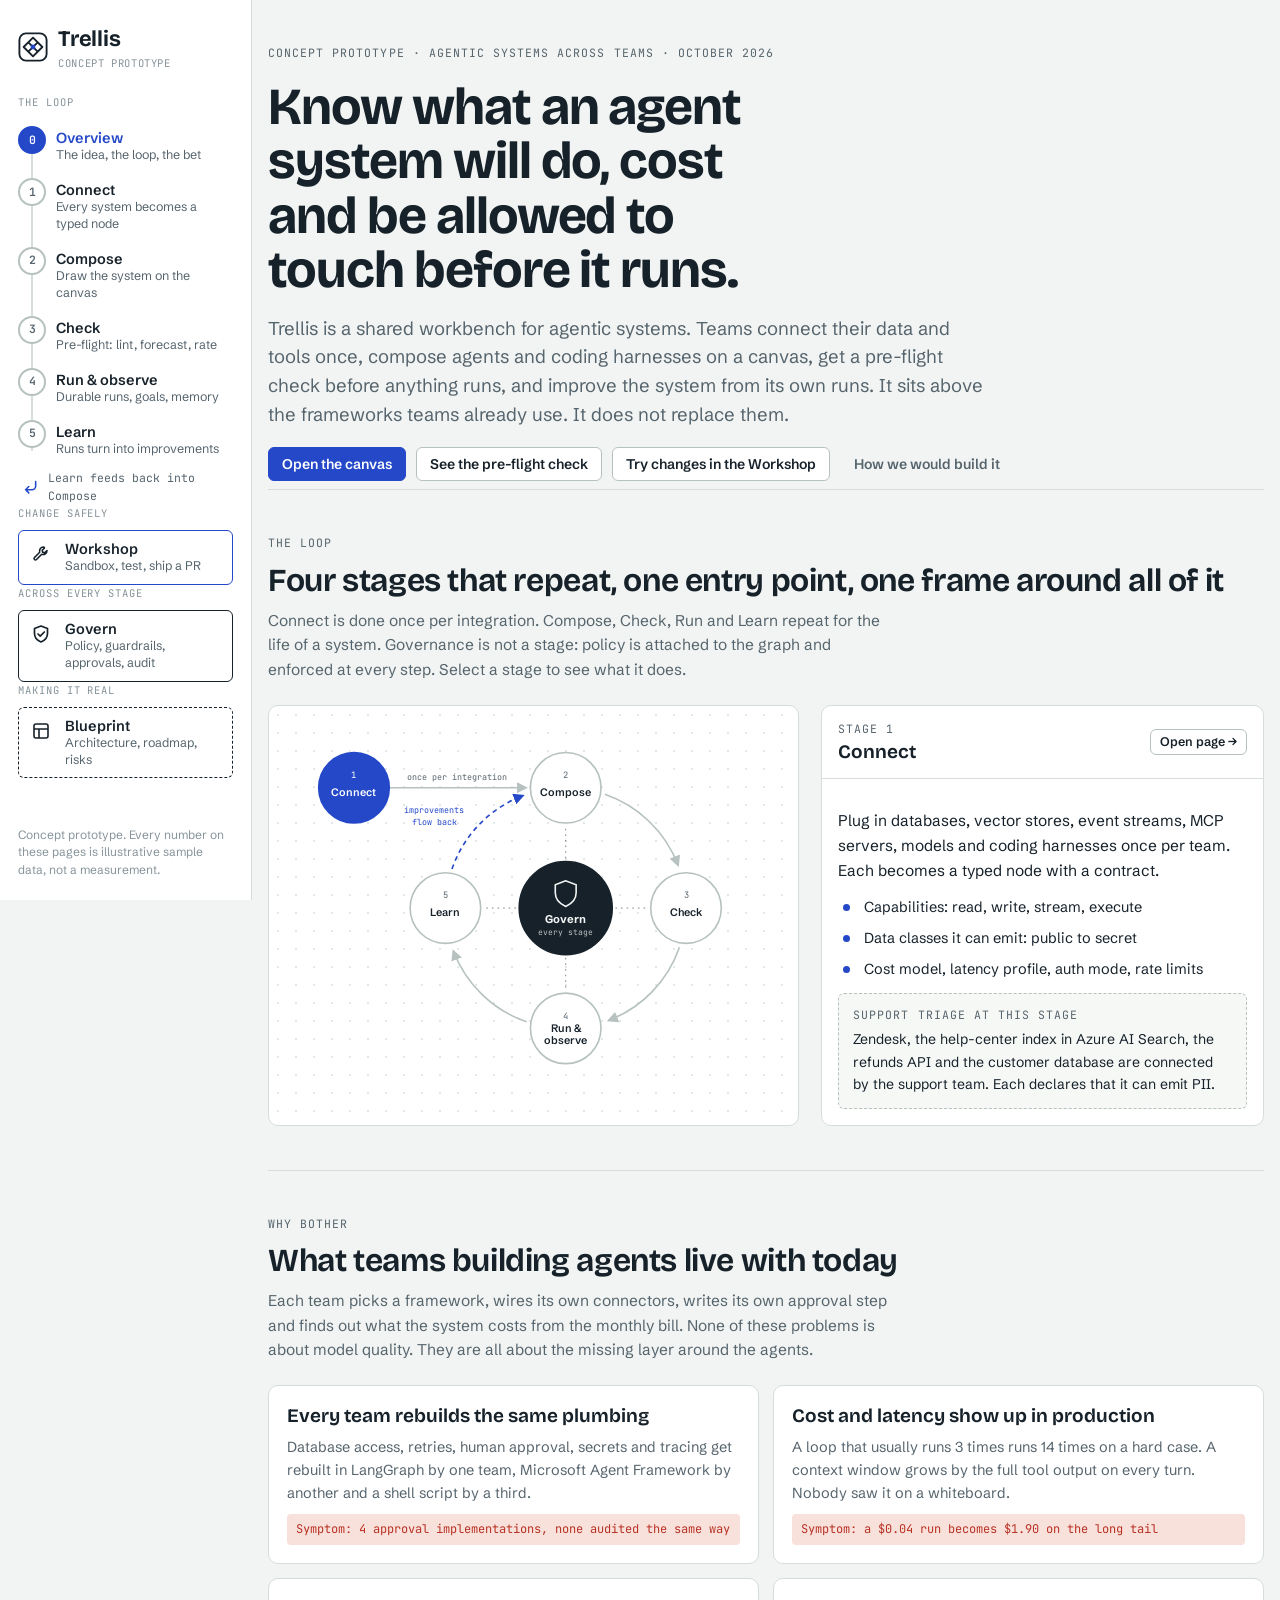
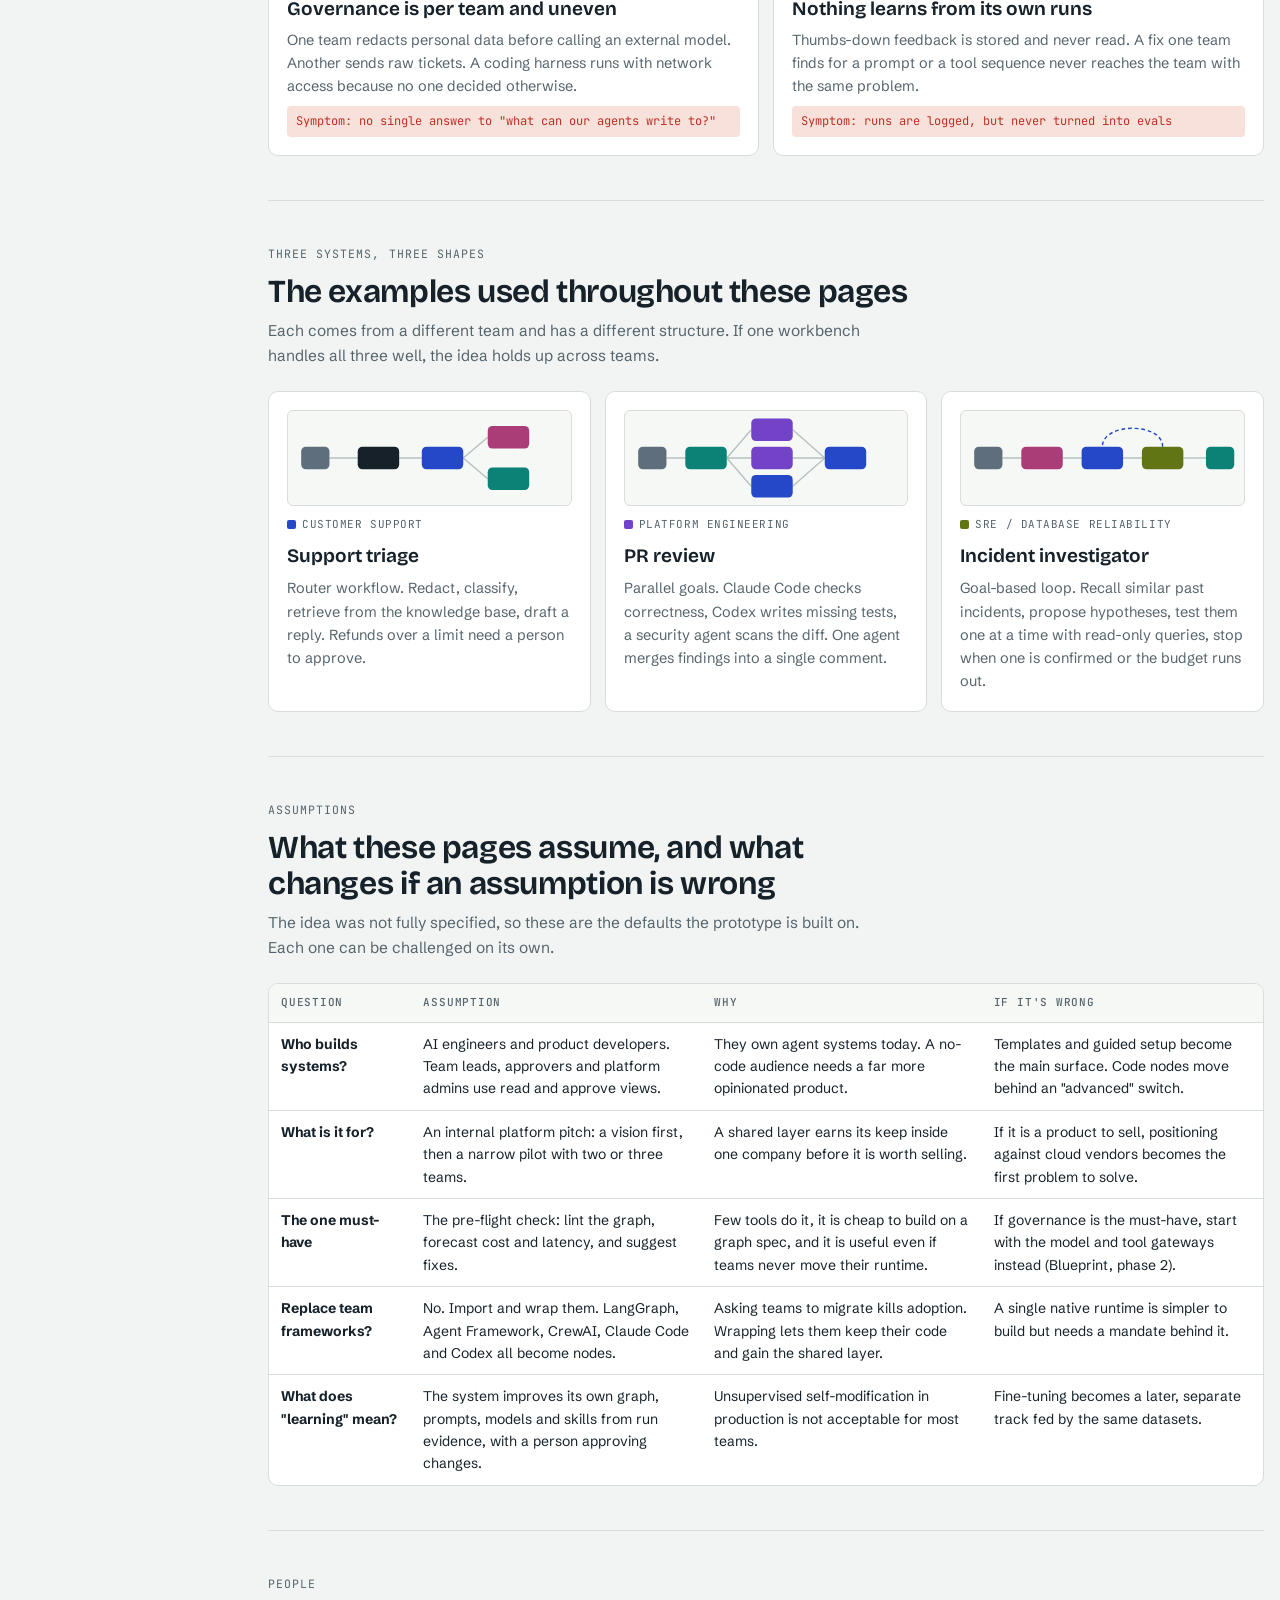
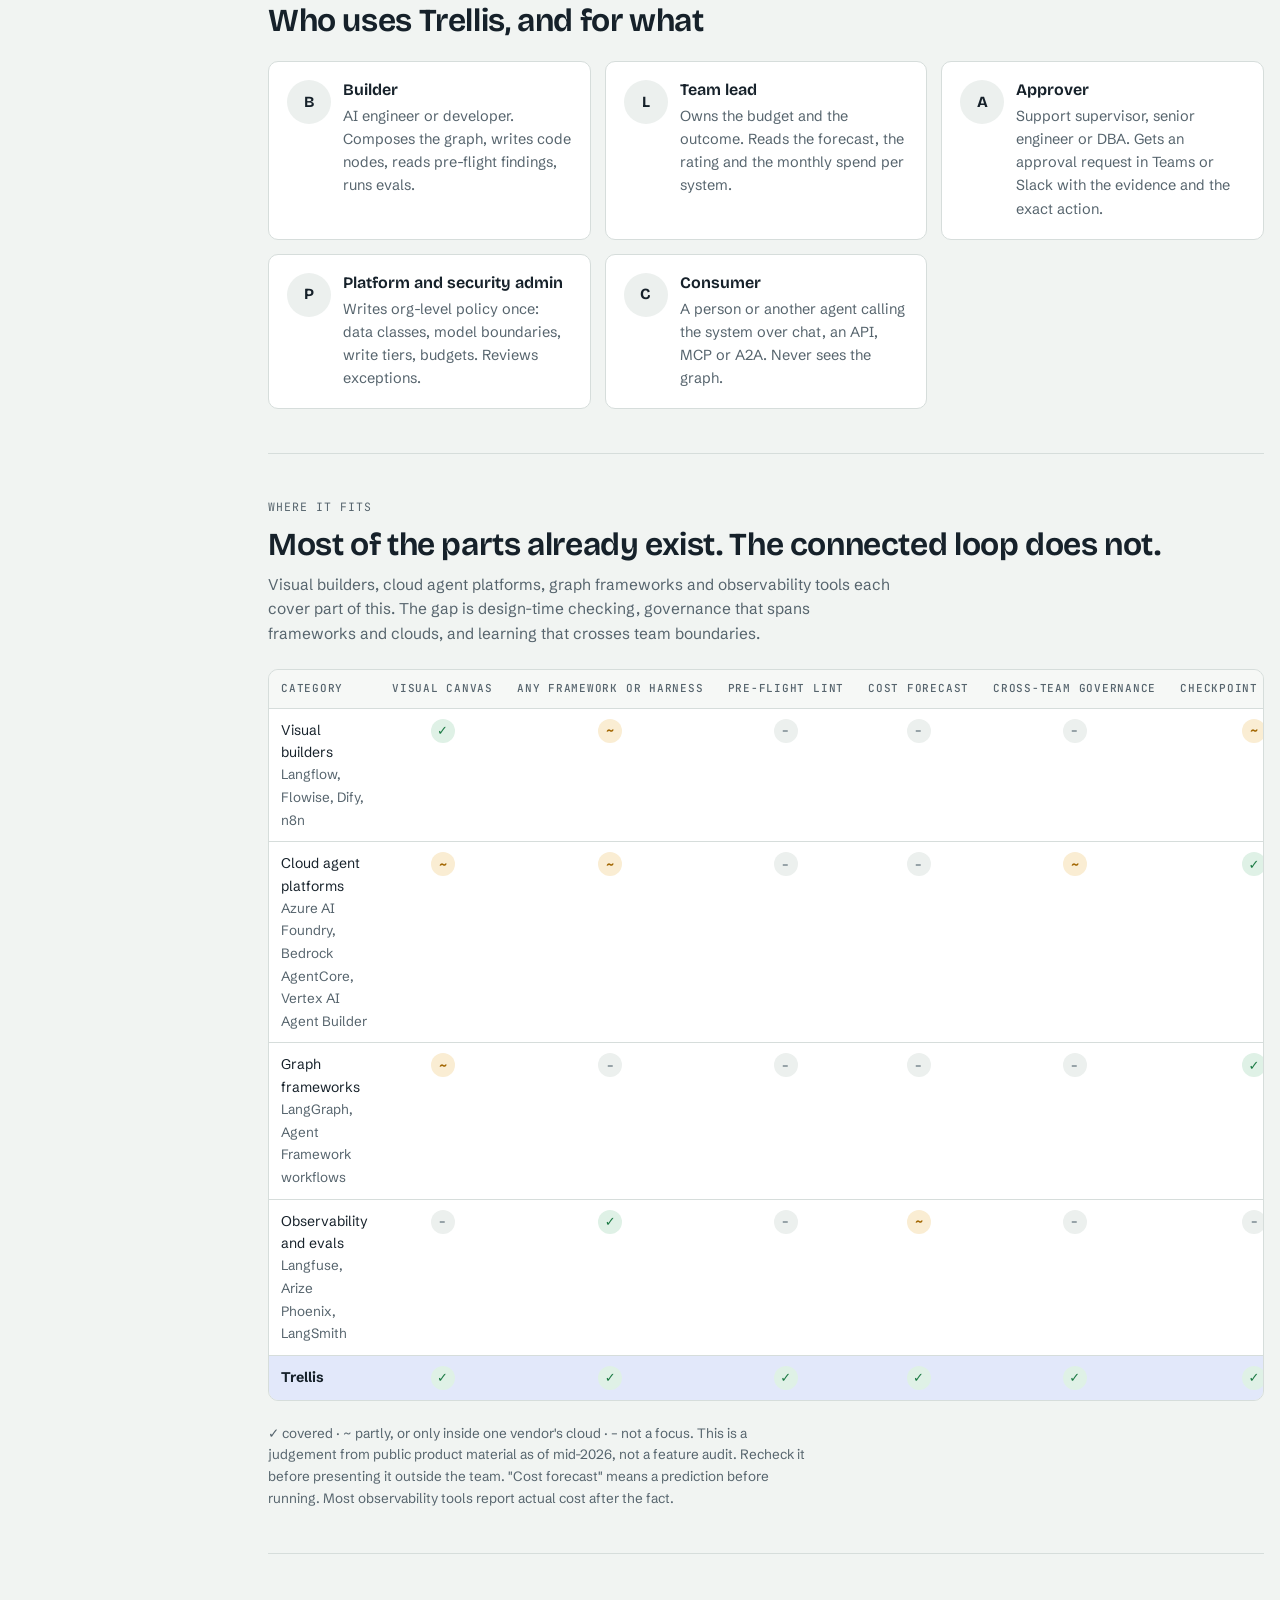
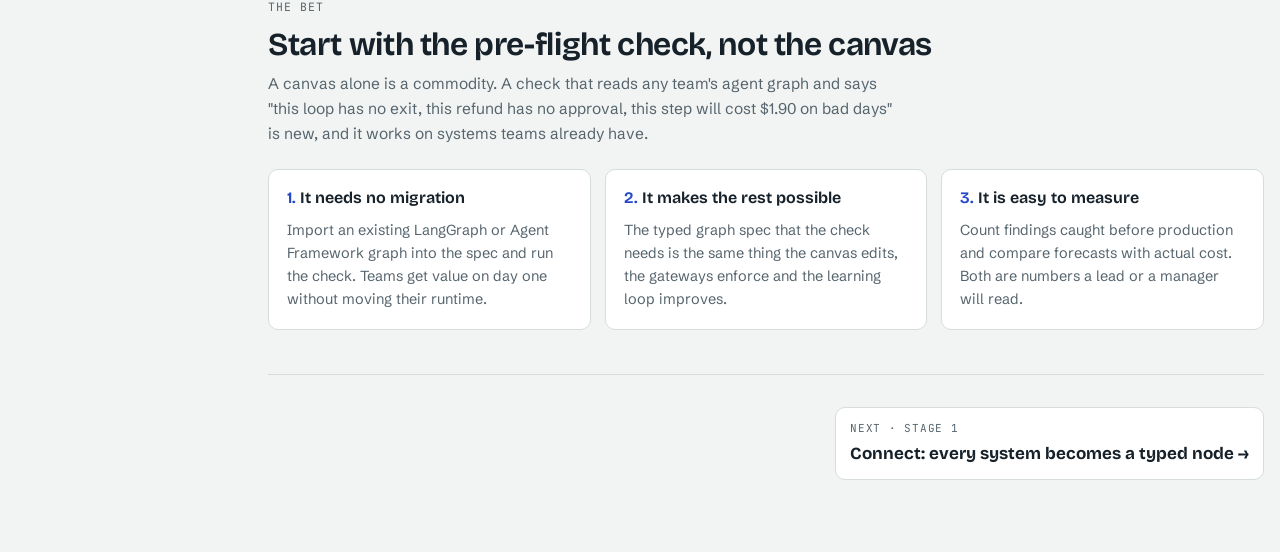
<file: index.html>
<!doctype html><html><head><meta charset=utf8><meta name=viewport content="width=device-width,initial-scale=1,viewport-fit=cover"><style>:root{color-scheme:light;box-sizing:border-box;padding-top:env(safe-area-inset-top,0px);padding-bottom:env(safe-area-inset-bottom,0px)}html{scroll-padding-top:env(safe-area-inset-top,0px)}body{margin:0;padding:0;font:14px -apple-system,BlinkMacSystemFont,sans-serif;background:#fff;color:#000}img{max-width:100%}[hidden]:not([hidden=until-found i]){display:none!important}</style></head><body>
<title>Trellis Agent Studio</title>
<meta name="claude:viewport-fit-sides" content="cover">
<link rel="preconnect" href="https://fonts.googleapis.com">
<link rel="preconnect" href="https://fonts.gstatic.com" crossorigin>
<link rel="stylesheet" href="https://fonts.googleapis.com/css2?family=Bricolage+Grotesque:opsz,wght@12..96,500;12..96,650;12..96,700&family=JetBrains+Mono:wght@400;500;600&family=Schibsted+Grotesk:wght@400;500;600;700&display=swap">
<link rel="stylesheet" href="styles.css">
<style>
  .hero { display: grid; grid-template-columns: minmax(0, 1fr); gap: 18px; padding-bottom: 8px; }
  .hero h1 { max-width: 19ch; }
  .loop-stage { display: grid; grid-template-columns: minmax(0, 1.2fr) minmax(0, 1fr); gap: 22px; align-items: stretch; }
  @media (max-width: 900px) { .loop-stage { grid-template-columns: minmax(0, 1fr); } }
  .ring { background: var(--surface); border: 1px solid var(--line); border-radius: var(--r); padding: 8px; min-width: 0;
    background-image: radial-gradient(var(--grid) 1px, transparent 1px); background-size: 18px 18px; }
  .ring svg { display: block; width: 100%; height: auto; }
  .ring .st { cursor: pointer; }
  .ring .st circle.body { fill: var(--surface); stroke: var(--line-strong); stroke-width: 2; transition: stroke .15s, fill .15s; }
  .ring .st:hover circle.body { stroke: var(--accent); }
  .ring .st[aria-pressed="true"] circle.body { fill: var(--accent); stroke: var(--accent); }
  .ring .st[aria-pressed="true"] text { fill: var(--accent-ink); }
  .ring .st:focus { outline: none; }
  .ring .st:focus-visible circle.body { stroke: var(--accent); stroke-width: 4; }
  .ring .arc { fill: none; stroke: var(--line-strong); stroke-width: 2; }
  .ring .arc.back { stroke: var(--accent); stroke-dasharray: 6 5; }
  .ring .spoke { stroke: var(--k-govern); stroke-width: 1.2; stroke-dasharray: 2 5; opacity: .55; }
  .ring .gov circle { fill: var(--k-govern); }
  .ring .gov text { fill: var(--bg); }
  .stage-panel { display: grid; gap: 14px; align-content: start; }
  .stage-panel .ex { background: var(--surface-2); border: 1px dashed var(--line-strong); border-radius: var(--r-sm); padding: 12px 14px; font-size: 14px; display: grid; gap: 4px; }
  .problem { display: grid; gap: 8px; }
  .problem .sym { font-family: var(--f-mono); font-size: 12px; color: var(--err); background: var(--err-soft); padding: 6px 9px; border-radius: 4px; }
  .matrix td.c span { display: inline-grid; place-items: center; width: 24px; height: 24px; border-radius: 50%; font-size: 13px; font-weight: 700; }
  .y { background: var(--ok-soft); color: var(--ok); }
  .p { background: var(--warn-soft); color: var(--warn); }
  .n { background: var(--surface-3); color: var(--faint); }
  .matrix tr.us td { background: var(--accent-soft); }
  .matrix tr.us td:first-child { font-weight: 700; }
  .persona { display: grid; grid-template-columns: 44px minmax(0, 1fr); gap: 12px; align-items: start; }
  .persona .av { width: 44px; height: 44px; border-radius: 50%; display: grid; place-items: center; font-family: var(--f-display); font-weight: 700; background: var(--surface-3); color: var(--ink); }
  .sys-card .mini { height: 96px; border-radius: var(--r-sm); background: var(--surface-2); border: 1px solid var(--line); }
  .sys-card svg { width: 100%; height: 100%; display: block; }
  .bet { display: grid; grid-template-columns: repeat(auto-fit, minmax(min(100%, 260px), 1fr)); gap: 14px; counter-reset: why; }
  .bet .card h4::before { counter-increment: why; content: counter(why) ". "; color: var(--accent); }
</style>

<div class="shell" data-page="overview">
  <nav id="rail" class="rail" aria-label="Prototype pages"></nav>
  <main class="main">
    <div class="page">

      <header class="hero">
        <p class="eyebrow">Concept prototype · Agentic systems across teams · October 2026</p>
        <h1>Know what an agent system will do, cost and be allowed to touch before it runs.</h1>
        <p class="lede">Trellis is a shared workbench for agentic systems. Teams connect their data and tools once, compose agents and coding harnesses on a canvas, get a pre-flight check before anything runs, and improve the system from its own runs. It sits above the frameworks teams already use. It does not replace them.</p>
        <div class="row">
          <a class="btn primary" href="canvas.html#triage">Open the canvas</a>
          <a class="btn" href="check.html">See the pre-flight check</a>
          <a class="btn" href="workshop.html">Try changes in the Workshop</a>
          <a class="btn ghost" href="blueprint.html">How we would build it</a>
        </div>
      </header>

      <section class="section" aria-labelledby="loop-h">
        <div class="section-head">
          <p class="eyebrow">The loop</p>
          <h2 id="loop-h">Four stages that repeat, one entry point, one frame around all of it</h2>
          <p>Connect is done once per integration. Compose, Check, Run and Learn repeat for the life of a system. Governance is not a stage: policy is attached to the graph and enforced at every step. Select a stage to see what it does.</p>
        </div>
        <div class="loop-stage">
          <div class="ring" id="ring"></div>
          <div class="panel stage-panel" id="stagePanel" aria-live="polite"></div>
        </div>
      </section>

      <section class="section" aria-labelledby="pain-h">
        <div class="section-head">
          <p class="eyebrow">Why bother</p>
          <h2 id="pain-h">What teams building agents live with today</h2>
          <p>Each team picks a framework, wires its own connectors, writes its own approval step and finds out what the system costs from the monthly bill. None of these problems is about model quality. They are all about the missing layer around the agents.</p>
        </div>
        <div class="grid g2">
          <article class="card problem">
            <h3>Every team rebuilds the same plumbing</h3>
            <p>Database access, retries, human approval, secrets and tracing get rebuilt in LangGraph by one team, Microsoft Agent Framework by another and a shell script by a third.</p>
            <span class="sym">Symptom: 4 approval implementations, none audited the same way</span>
          </article>
          <article class="card problem">
            <h3>Cost and latency show up in production</h3>
            <p>A loop that usually runs 3 times runs 14 times on a hard case. A context window grows by the full tool output on every turn. Nobody saw it on a whiteboard.</p>
            <span class="sym">Symptom: a $0.04 run becomes $1.90 on the long tail</span>
          </article>
          <article class="card problem">
            <h3>Governance is per team and uneven</h3>
            <p>One team redacts personal data before calling an external model. Another sends raw tickets. A coding harness runs with network access because no one decided otherwise.</p>
            <span class="sym">Symptom: no single answer to "what can our agents write to?"</span>
          </article>
          <article class="card problem">
            <h3>Nothing learns from its own runs</h3>
            <p>Thumbs-down feedback is stored and never read. A fix one team finds for a prompt or a tool sequence never reaches the team with the same problem.</p>
            <span class="sym">Symptom: runs are logged, but never turned into evals</span>
          </article>
        </div>
      </section>

      <section class="section" aria-labelledby="sys-h">
        <div class="section-head">
          <p class="eyebrow">Three systems, three shapes</p>
          <h2 id="sys-h">The examples used throughout these pages</h2>
          <p>Each comes from a different team and has a different structure. If one workbench handles all three well, the idea holds up across teams.</p>
        </div>
        <div class="grid g3">
          <a class="card link sys-card" href="canvas.html#triage">
            <div class="mini"><svg viewBox="0 0 300 96" aria-hidden="true">
              <g fill="none" stroke="var(--line-strong)" stroke-width="1.5"><path d="M44 48h30M118 48h24M186 48l26-22M186 48l26 22"/></g>
              <rect x="14" y="36" width="30" height="24" rx="5" fill="var(--k-trigger)"/><rect x="74" y="36" width="44" height="24" rx="5" fill="var(--k-govern)"/>
              <rect x="142" y="36" width="44" height="24" rx="5" fill="var(--k-agent)"/><rect x="212" y="14" width="44" height="24" rx="5" fill="var(--k-data)"/><rect x="212" y="58" width="44" height="24" rx="5" fill="var(--k-tool)"/>
            </svg></div>
            <span class="kind k-agent">Customer Support</span>
            <h3>Support triage</h3>
            <p>Router workflow. Redact, classify, retrieve from the knowledge base, draft a reply. Refunds over a limit need a person to approve.</p>
          </a>
          <a class="card link sys-card" href="canvas.html#prreview">
            <div class="mini"><svg viewBox="0 0 300 96" aria-hidden="true">
              <g fill="none" stroke="var(--line-strong)" stroke-width="1.5"><path d="M44 48h20M108 48l26-30M108 48h26M108 48l26 30M178 18l34 30M178 48h34M178 78l34-30"/></g>
              <rect x="14" y="36" width="30" height="24" rx="5" fill="var(--k-trigger)"/><rect x="64" y="36" width="44" height="24" rx="5" fill="var(--k-tool)"/>
              <rect x="134" y="6" width="44" height="24" rx="5" fill="var(--k-harness)"/><rect x="134" y="36" width="44" height="24" rx="5" fill="var(--k-harness)"/><rect x="134" y="66" width="44" height="24" rx="5" fill="var(--k-agent)"/>
              <rect x="212" y="36" width="44" height="24" rx="5" fill="var(--k-agent)"/>
            </svg></div>
            <span class="kind k-harness">Platform Engineering</span>
            <h3>PR review</h3>
            <p>Parallel goals. Claude Code checks correctness, Codex writes missing tests, a security agent scans the diff. One agent merges findings into a single comment.</p>
          </a>
          <a class="card link sys-card" href="canvas.html#incident">
            <div class="mini"><svg viewBox="0 0 300 96" aria-hidden="true">
              <g fill="none" stroke="var(--line-strong)" stroke-width="1.5"><path d="M44 48h20M108 48h20M172 48h20"/><path d="M214 36c0-26-64-26-64 0" stroke="var(--accent)" stroke-dasharray="4 3"/><path d="M236 48h24"/></g>
              <rect x="14" y="36" width="30" height="24" rx="5" fill="var(--k-trigger)"/><rect x="64" y="36" width="44" height="24" rx="5" fill="var(--k-data)"/>
              <rect x="128" y="36" width="44" height="24" rx="5" fill="var(--k-agent)"/><rect x="192" y="36" width="44" height="24" rx="5" fill="var(--k-control)"/><rect x="260" y="36" width="30" height="24" rx="5" fill="var(--k-tool)"/>
            </svg></div>
            <span class="kind k-control">SRE / Database reliability</span>
            <h3>Incident investigator</h3>
            <p>Goal-based loop. Recall similar past incidents, propose hypotheses, test them one at a time with read-only queries, stop when one is confirmed or the budget runs out.</p>
          </a>
        </div>
      </section>

      <section class="section" aria-labelledby="as-h">
        <div class="section-head">
          <p class="eyebrow">Assumptions</p>
          <h2 id="as-h">What these pages assume, and what changes if an assumption is wrong</h2>
          <p>The idea was not fully specified, so these are the defaults the prototype is built on. Each one can be challenged on its own.</p>
        </div>
        <div class="table-wrap">
          <table>
            <thead><tr><th>Question</th><th>Assumption</th><th>Why</th><th>If it's wrong</th></tr></thead>
            <tbody>
              <tr><td><b>Who builds systems?</b></td><td>AI engineers and product developers. Team leads, approvers and platform admins use read and approve views.</td><td>They own agent systems today. A no-code audience needs a far more opinionated product.</td><td>Templates and guided setup become the main surface. Code nodes move behind an "advanced" switch.</td></tr>
              <tr><td><b>What is it for?</b></td><td>An internal platform pitch: a vision first, then a narrow pilot with two or three teams.</td><td>A shared layer earns its keep inside one company before it is worth selling.</td><td>If it is a product to sell, positioning against cloud vendors becomes the first problem to solve.</td></tr>
              <tr><td><b>The one must-have</b></td><td>The pre-flight check: lint the graph, forecast cost and latency, and suggest fixes.</td><td>Few tools do it, it is cheap to build on a graph spec, and it is useful even if teams never move their runtime.</td><td>If governance is the must-have, start with the model and tool gateways instead (Blueprint, phase 2).</td></tr>
              <tr><td><b>Replace team frameworks?</b></td><td>No. Import and wrap them. LangGraph, Agent Framework, CrewAI, Claude Code and Codex all become nodes.</td><td>Asking teams to migrate kills adoption. Wrapping lets them keep their code and gain the shared layer.</td><td>A single native runtime is simpler to build but needs a mandate behind it.</td></tr>
              <tr><td><b>What does "learning" mean?</b></td><td>The system improves its own graph, prompts, models and skills from run evidence, with a person approving changes.</td><td>Unsupervised self-modification in production is not acceptable for most teams.</td><td>Fine-tuning becomes a later, separate track fed by the same datasets.</td></tr>
            </tbody>
          </table>
        </div>
      </section>

      <section class="section" aria-labelledby="who-h">
        <div class="section-head">
          <p class="eyebrow">People</p>
          <h2 id="who-h">Who uses Trellis, and for what</h2>
        </div>
        <div class="grid">
          <div class="card persona"><span class="av">B</span><div class="stack" style="gap:4px"><h4>Builder</h4><p>AI engineer or developer. Composes the graph, writes code nodes, reads pre-flight findings, runs evals.</p></div></div>
          <div class="card persona"><span class="av">L</span><div class="stack" style="gap:4px"><h4>Team lead</h4><p>Owns the budget and the outcome. Reads the forecast, the rating and the monthly spend per system.</p></div></div>
          <div class="card persona"><span class="av">A</span><div class="stack" style="gap:4px"><h4>Approver</h4><p>Support supervisor, senior engineer or DBA. Gets an approval request in Teams or Slack with the evidence and the exact action.</p></div></div>
          <div class="card persona"><span class="av">P</span><div class="stack" style="gap:4px"><h4>Platform and security admin</h4><p>Writes org-level policy once: data classes, model boundaries, write tiers, budgets. Reviews exceptions.</p></div></div>
          <div class="card persona"><span class="av">C</span><div class="stack" style="gap:4px"><h4>Consumer</h4><p>A person or another agent calling the system over chat, an API, MCP or A2A. Never sees the graph.</p></div></div>
        </div>
      </section>

      <section class="section" aria-labelledby="fit-h">
        <div class="section-head">
          <p class="eyebrow">Where it fits</p>
          <h2 id="fit-h">Most of the parts already exist. The connected loop does not.</h2>
          <p>Visual builders, cloud agent platforms, graph frameworks and observability tools each cover part of this. The gap is design-time checking, governance that spans frameworks and clouds, and learning that crosses team boundaries.</p>
        </div>
        <div class="table-wrap">
          <table class="matrix">
            <thead><tr><th>Category</th><th class="c">Visual canvas</th><th class="c">Any framework or harness</th><th class="c">Pre-flight lint</th><th class="c">Cost forecast</th><th class="c">Cross-team governance</th><th class="c">Checkpoint & resume</th><th class="c">Cross-team learning</th></tr></thead>
            <tbody>
              <tr><td>Visual builders<br><span class="small muted">Langflow, Flowise, Dify, n8n</span></td><td class="c"><span class="y">✓</span></td><td class="c"><span class="p">~</span></td><td class="c"><span class="n">–</span></td><td class="c"><span class="n">–</span></td><td class="c"><span class="n">–</span></td><td class="c"><span class="p">~</span></td><td class="c"><span class="n">–</span></td></tr>
              <tr><td>Cloud agent platforms<br><span class="small muted">Azure AI Foundry, Bedrock AgentCore, Vertex AI Agent Builder</span></td><td class="c"><span class="p">~</span></td><td class="c"><span class="p">~</span></td><td class="c"><span class="n">–</span></td><td class="c"><span class="n">–</span></td><td class="c"><span class="p">~</span></td><td class="c"><span class="y">✓</span></td><td class="c"><span class="n">–</span></td></tr>
              <tr><td>Graph frameworks<br><span class="small muted">LangGraph, Agent Framework workflows</span></td><td class="c"><span class="p">~</span></td><td class="c"><span class="n">–</span></td><td class="c"><span class="n">–</span></td><td class="c"><span class="n">–</span></td><td class="c"><span class="n">–</span></td><td class="c"><span class="y">✓</span></td><td class="c"><span class="n">–</span></td></tr>
              <tr><td>Observability and evals<br><span class="small muted">Langfuse, Arize Phoenix, LangSmith</span></td><td class="c"><span class="n">–</span></td><td class="c"><span class="y">✓</span></td><td class="c"><span class="n">–</span></td><td class="c"><span class="p">~</span></td><td class="c"><span class="n">–</span></td><td class="c"><span class="n">–</span></td><td class="c"><span class="p">~</span></td></tr>
              <tr class="us"><td>Trellis</td><td class="c"><span class="y">✓</span></td><td class="c"><span class="y">✓</span></td><td class="c"><span class="y">✓</span></td><td class="c"><span class="y">✓</span></td><td class="c"><span class="y">✓</span></td><td class="c"><span class="y">✓</span></td><td class="c"><span class="y">✓</span></td></tr>
            </tbody>
          </table>
        </div>
        <p class="small muted measure">✓ covered · ~ partly, or only inside one vendor's cloud · – not a focus. This is a judgement from public product material as of mid-2026, not a feature audit. Recheck it before presenting it outside the team. "Cost forecast" means a prediction before running. Most observability tools report actual cost after the fact.</p>
      </section>

      <section class="section" aria-labelledby="bet-h">
        <div class="section-head">
          <p class="eyebrow">The bet</p>
          <h2 id="bet-h">Start with the pre-flight check, not the canvas</h2>
          <p>A canvas alone is a commodity. A check that reads any team's agent graph and says "this loop has no exit, this refund has no approval, this step will cost $1.90 on bad days" is new, and it works on systems teams already have.</p>
        </div>
        <div class="bet">
          <div class="card"><h4>It needs no migration</h4><p>Import an existing LangGraph or Agent Framework graph into the spec and run the check. Teams get value on day one without moving their runtime.</p></div>
          <div class="card"><h4>It makes the rest possible</h4><p>The typed graph spec that the check needs is the same thing the canvas edits, the gateways enforce and the learning loop improves.</p></div>
          <div class="card"><h4>It is easy to measure</h4><p>Count findings caught before production and compare forecasts with actual cost. Both are numbers a lead or a manager will read.</p></div>
        </div>
      </section>

      <nav class="next-prev" aria-label="Next page">
        <span></span>
        <a href="connect.html"><span>Next · Stage 1</span><b>Connect: every system becomes a typed node →</b></a>
      </nav>
    </div>
  </main>
</div>

<script src="shared.js"></script>
<script>
(function () {
  const STAGES = {
    connect: {
      n: "1", name: "Connect", href: "connect.html", x: 96, y: 92,
      lead: "Plug in databases, vector stores, event streams, MCP servers, models and coding harnesses once per team. Each becomes a typed node with a contract.",
      points: ["Capabilities: read, write, stream, execute", "Data classes it can emit: public to secret", "Cost model, latency profile, auth mode, rate limits"],
      ex: "Zendesk, the help-center index in Azure AI Search, the refunds API and the customer database are connected by the support team. Each declares that it can emit PII."
    },
    compose: {
      n: "2", name: "Compose", href: "canvas.html", x: 360, y: 92,
      lead: "Draw the system on a canvas, or write it as code. Both edit the same versioned graph spec. Agents, harnesses, code, routers, loops, approvals and memory are all nodes.",
      points: ["Custom agents, Claude Code and Codex nodes side by side", "Loops with explicit exit conditions", "Graph-as-code: reviewed in pull requests"],
      ex: "Triage is a router: redact, classify, then either draft a reply from the knowledge base or propose a refund."
    },
    check: {
      n: "3", name: "Check", href: "check.html", x: 510, y: 242,
      lead: "Before anything runs, Trellis lints the graph, forecasts cost and latency, rates it, and proposes fixes you can apply in one click.",
      points: ["Lint: no exit, unapproved writes, PII leaving its boundary", "Forecast: cost and latency at p50 and p95", "Fixes: insert approval, add exit, downsize a model"],
      ex: "Pre-flight flags that the refund call has no approval step and that intent classification runs on a large model for no gain."
    },
    run: {
      n: "4", name: "Run & observe", href: "run.html", x: 360, y: 392,
      lead: "Runs are durable. Every node boundary is a checkpoint, so a run can wait hours for approval, survive a restart, be replayed or be forked.",
      points: ["Close conditions: success, budget, iterations, no progress", "Several goals at once with shared budgets", "Every trace span maps back to a canvas node"],
      ex: "A refund waits for a supervisor in Teams for 40 minutes, then resumes from its checkpoint without re-running classification."
    },
    learn: {
      n: "5", name: "Learn", href: "learn.html", x: 210, y: 242,
      lead: "Runs become evidence. Trellis turns feedback, approver edits and outcomes into eval sets, then proposes changes with before-and-after results.",
      points: ["Proposals: model swaps, new routes, prompt edits", "Skills promoted from repeated successful patterns", "Nothing reaches production without an eval and a person"],
      ex: "Supervisors approved 412 of 415 small refunds. Trellis proposes auto-approving refunds under $20 and routes the proposal to the policy owner."
    },
    govern: {
      n: "", name: "Govern", href: "govern.html", x: 360, y: 242,
      lead: "The frame around every stage. Policy is attached to the graph, checked in pre-flight and enforced at runtime at the model, tool and data boundaries.",
      points: ["Org → team → system → node policy layers", "Guardrails on input, output and actions", "Approvals, agent identity and a full audit trail"],
      ex: "Org policy says PII may only reach models hosted in our tenant. The triage graph inherits that without anyone writing it again."
    }
  };
  const ringOrder = ["compose", "check", "run", "learn"];
  const C = { x: 360, y: 242 }, R = 150, NR = 44;
  const ang = { compose: -90, check: 0, run: 90, learn: 180 };
  const pt = (deg, r = R) => [C.x + r * Math.cos(deg * Math.PI / 180), C.y + r * Math.sin(deg * Math.PI / 180)];

  let arcs = "";
  ringOrder.forEach((k, i) => {
    const next = ringOrder[(i + 1) % 4];
    const a0 = ang[k] + 19, a1 = (ang[next] < ang[k] ? ang[next] + 360 : ang[next]) - 21;
    const [x0, y0] = pt(a0), [x1, y1] = pt(a1);
    arcs += `<path class="arc${k === "learn" ? " back" : ""}" d="M${x0.toFixed(1)} ${y0.toFixed(1)} A${R} ${R} 0 0 1 ${x1.toFixed(1)} ${y1.toFixed(1)}" marker-end="url(#${k === "learn" ? "ah2" : "ah"})"/>`;
  });
  const spokes = ringOrder.map((k) => { const [x, y] = pt(ang[k], R - NR - 4); const [x2, y2] = pt(ang[k], 62); return `<line class="spoke" x1="${x2.toFixed(1)}" y1="${y2.toFixed(1)}" x2="${x.toFixed(1)}" y2="${y.toFixed(1)}"/>`; }).join("");

  const node = (k) => {
    const s = STAGES[k];
    const words = s.name.split(" ");
    const lines = words.length > 1 ? [words.slice(0, 2).join(" "), words.slice(2).join(" ")].filter(Boolean) : [s.name];
    const ty = lines.length > 1 ? 4 : 10;
    return `<g class="st" data-k="${k}" tabindex="0" role="button" aria-pressed="false" aria-label="${s.name}">
      <circle class="body" cx="${s.x}" cy="${s.y}" r="${NR}"/>
      <text x="${s.x}" y="${s.y - 12}" text-anchor="middle" class="svg-mono" style="font-size:11px">${s.n}</text>
      ${lines.map((l, i) => `<text x="${s.x}" y="${s.y + ty + i * 15}" text-anchor="middle" class="svg-text" style="font-size:13.5px;font-weight:600">${l}</text>`).join("")}
    </g>`;
  };

  document.getElementById("ring").innerHTML = `
  <svg viewBox="0 0 640 484" role="group" aria-label="The Trellis loop">
    <defs>
      <marker id="ah" viewBox="0 0 10 10" refX="8" refY="5" markerWidth="7" markerHeight="7" orient="auto-start-reverse"><path d="M0 0 10 5 0 10z" fill="var(--line-strong)"/></marker>
      <marker id="ah2" viewBox="0 0 10 10" refX="8" refY="5" markerWidth="7" markerHeight="7" orient="auto-start-reverse"><path d="M0 0 10 5 0 10z" fill="var(--accent)"/></marker>
    </defs>
    ${spokes}
    ${arcs}
    <path class="arc" d="M140 92 H310" marker-end="url(#ah)"/>
    <text x="225" y="82" text-anchor="middle" class="svg-mono" style="font-size:10.5px">once per integration</text>
    <text x="196" y="124" text-anchor="middle" class="svg-mono" style="font-size:10.5px;fill:var(--accent)">improvements</text>
    <text x="196" y="138" text-anchor="middle" class="svg-mono" style="font-size:10.5px;fill:var(--accent)">flow back</text>
    <g class="st gov" data-k="govern" tabindex="0" role="button" aria-pressed="false" aria-label="Govern">
      <circle class="body" cx="${C.x}" cy="${C.y}" r="58" style="fill:var(--k-govern);stroke:var(--k-govern)"/>
      <path d="M${C.x} ${C.y - 34} l-13 5 v10 c0 8 6 14 13 17 c7 -3 13 -9 13 -17 v-10 z" fill="none" stroke="var(--bg)" stroke-width="2"/>
      <text x="${C.x}" y="${C.y + 18}" text-anchor="middle" style="font-size:14px;font-weight:700;font-family:var(--f-body);fill:var(--bg)">Govern</text>
      <text x="${C.x}" y="${C.y + 33}" text-anchor="middle" style="font-size:10px;font-family:var(--f-mono);fill:var(--bg);opacity:.75">every stage</text>
    </g>
    ${node("connect")}${ringOrder.map(node).join("")}
  </svg>`;

  const panel = document.getElementById("stagePanel");
  function select(k) {
    const s = STAGES[k];
    $$("#ring .st").forEach((g) => g.setAttribute("aria-pressed", String(g.dataset.k === k)));
    panel.innerHTML = `
      <div class="panel-head"><div class="stack" style="gap:2px"><span class="eyebrow">${s.n ? "Stage " + s.n : "The frame"}</span><h3>${s.name}</h3></div><a class="btn sm" href="${s.href}">Open page →</a></div>
      <div class="panel-body">
        <p>${s.lead}</p>
        <ul class="list-check">${s.points.map((p) => `<li>${p}</li>`).join("")}</ul>
        <div class="ex"><span class="eyebrow">Support triage at this stage</span><span>${s.ex}</span></div>
      </div>`;
  }
  $$("#ring .st").forEach((g) => {
    g.addEventListener("click", () => select(g.dataset.k));
    g.addEventListener("keydown", (e) => { if (e.key === "Enter" || e.key === " ") { e.preventDefault(); select(g.dataset.k); } });
  });
  select("connect");
})();
</script>

</body></html>
</file>
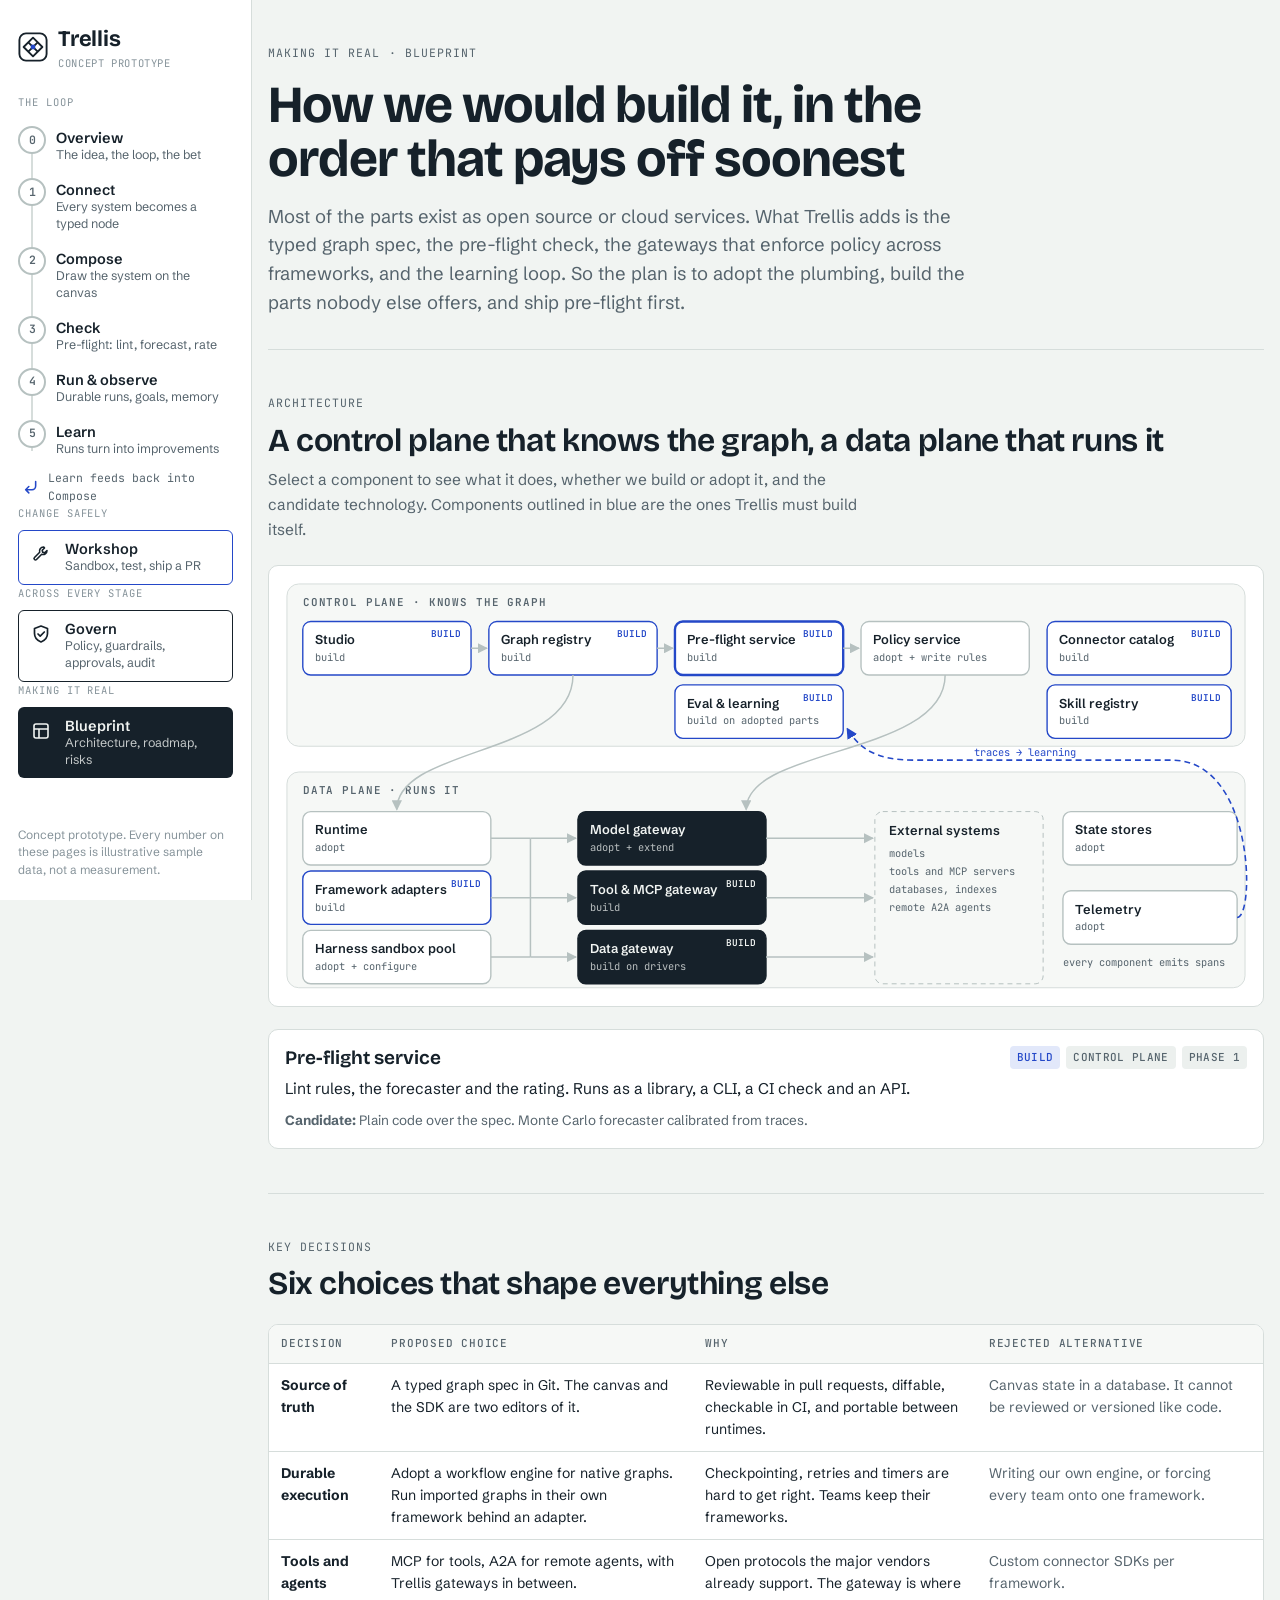
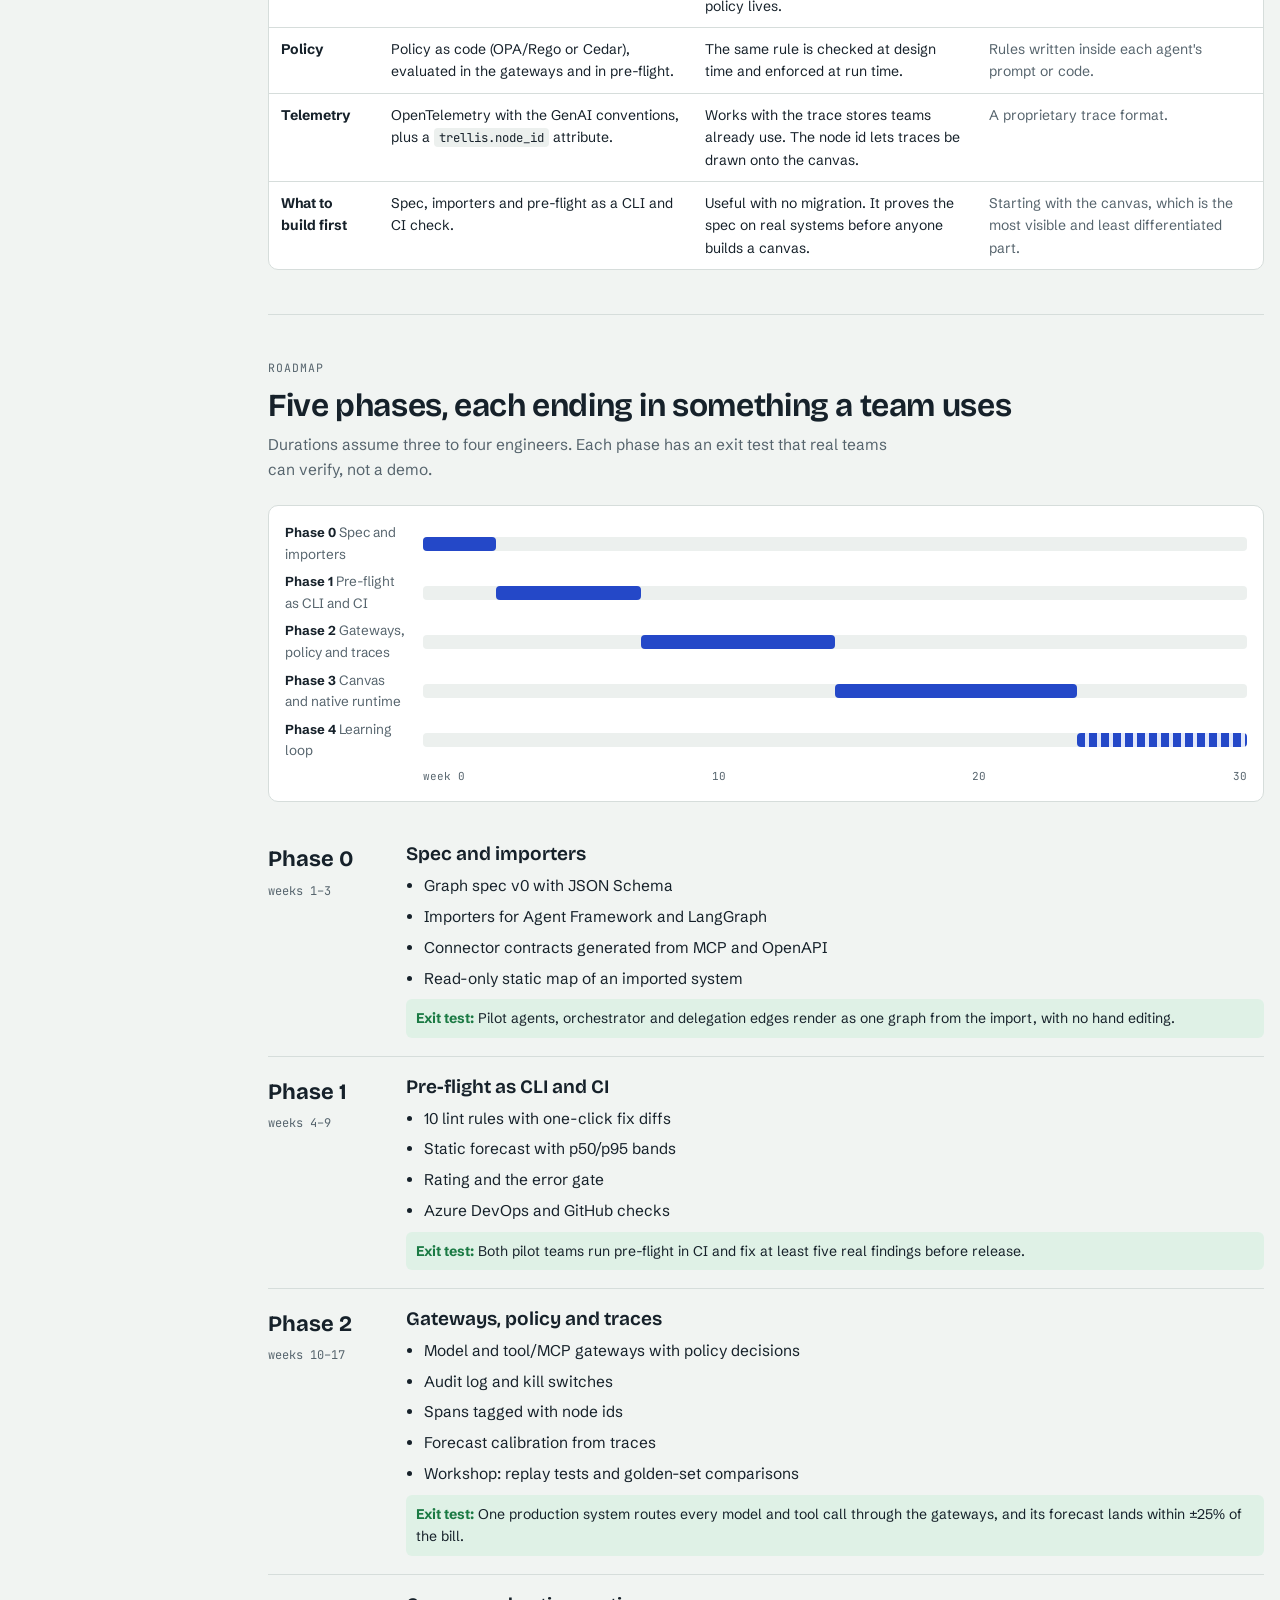
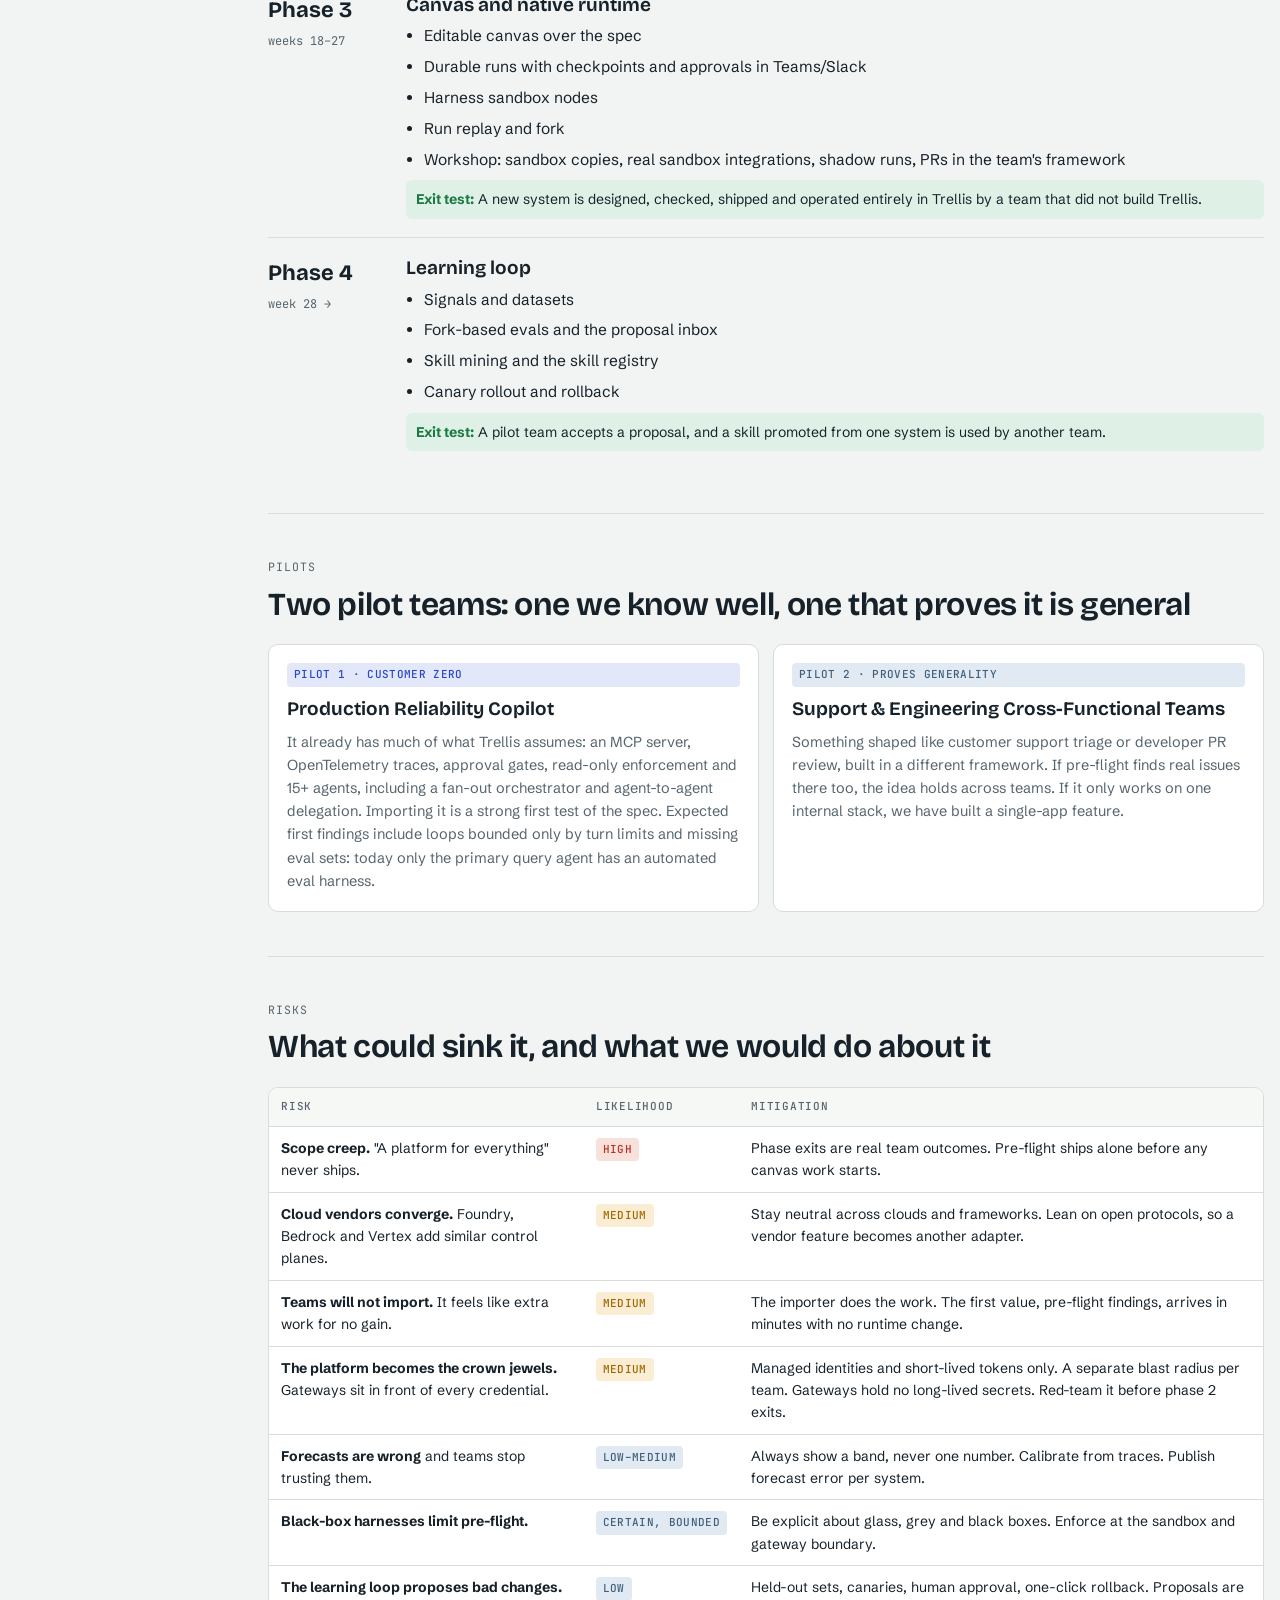
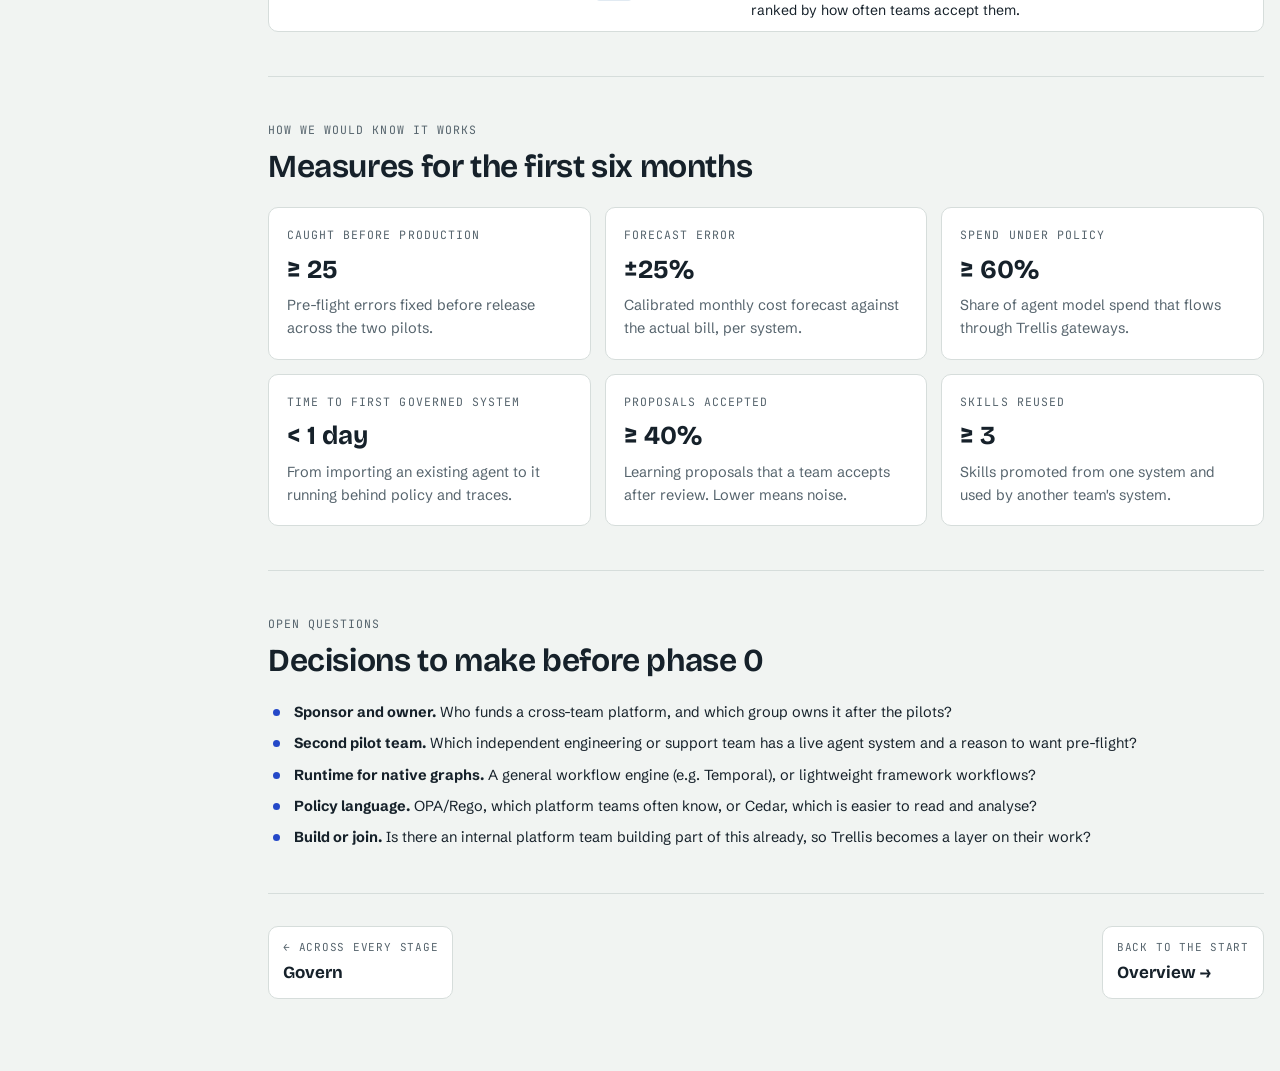
<file: blueprint.html>
<!doctype html>
<html lang="en">
<head>
<meta charset="utf-8">
<meta name="viewport" content="width=device-width, initial-scale=1, viewport-fit=cover">
<title>Trellis · Blueprint</title>
<meta name="claude:viewport-fit-sides" content="cover">
<link rel="preconnect" href="https://fonts.googleapis.com">
<link rel="preconnect" href="https://fonts.gstatic.com" crossorigin>
<link rel="stylesheet" href="https://fonts.googleapis.com/css2?family=Bricolage+Grotesque:opsz,wght@12..96,500;12..96,650;12..96,700&family=JetBrains+Mono:wght@400;500;600&family=Schibsted+Grotesk:wght@400;500;600;700&display=swap">
<link rel="stylesheet" href="styles.css">
<style>
  .arch svg { width: 100%; height: auto; display: block; min-width: 760px; }
  .arch .band { fill: var(--surface-2); stroke: var(--line); }
  .arch .bl { font: 600 11px var(--f-mono); fill: var(--muted); letter-spacing: .08em; }
  .arch .c { cursor: pointer; }
  .arch .c rect { fill: var(--surface); stroke: var(--line-strong); stroke-width: 1.4; transition: stroke .15s; }
  .arch .c:hover rect, .arch .c[aria-pressed="true"] rect { stroke: var(--accent); stroke-width: 2.4; }
  .arch .c.new rect { stroke: var(--accent); stroke-dasharray: 0; }
  .arch .c.gw rect { fill: var(--k-govern); stroke: var(--k-govern); }
  .arch .c.gw text { fill: var(--bg); }
  .arch .c:focus { outline: none; }
  .arch .c:focus-visible rect { stroke: var(--accent); stroke-width: 3; }
  .arch .t { font: 600 13px var(--f-body); fill: var(--ink); }
  .arch .s { font: 10.5px var(--f-mono); fill: var(--muted); }
  .arch .c.gw .s { fill: var(--bg); opacity: .75; }
  .arch .ln { stroke: var(--line-strong); stroke-width: 1.5; fill: none; }
  .arch .lp { stroke: var(--accent); stroke-width: 1.6; fill: none; stroke-dasharray: 6 4; }
  .arch .tag { font: 600 9.5px var(--f-mono); }
  .comp { display: grid; gap: 8px; }
  .phases { display: grid; gap: 0; position: relative; }
  .phase { display: grid; grid-template-columns: 120px minmax(0, 1fr); gap: 18px; padding: 18px 0; border-bottom: 1px solid var(--line); }
  .phase:last-child { border-bottom: 0; }
  .phase .when { display: grid; gap: 4px; align-content: start; }
  .phase .when b { font-family: var(--f-display); font-size: 22px; }
  .phase .when span { font-family: var(--f-mono); font-size: 12px; color: var(--muted); }
  .phase .what { display: grid; gap: 8px; }
  .phase .exit { font-size: 14px; background: var(--ok-soft); color: var(--ink); border-radius: 6px; padding: 8px 10px; }
  .phase .exit b { color: var(--ok); }
  .gantt { display: grid; grid-template-columns: 120px minmax(0, 1fr); gap: 6px 18px; align-items: center; font-size: 13px; }
  .gantt .track { position: relative; height: 14px; background: var(--surface-3); border-radius: 4px; }
  .gantt .track i { position: absolute; top: 0; bottom: 0; border-radius: 4px; background: var(--accent); }
  .gantt .track i.on { background: repeating-linear-gradient(90deg, var(--accent) 0 8px, var(--accent-soft) 8px 12px); }
  .gantt .axis { display: flex; justify-content: space-between; font-family: var(--f-mono); font-size: 11px; color: var(--muted); }
  @media (max-width: 600px) { .phase, .gantt { grid-template-columns: minmax(0, 1fr); } }
  .metric { display: grid; gap: 4px; }
  .metric .v { font-family: var(--f-display); font-size: 26px; font-weight: 700; }
</style>
</head>
<body>
<div class="shell" data-page="blueprint">
  <nav id="rail" class="rail" aria-label="Prototype pages"></nav>
  <main class="main">
    <div class="page">
      <header class="page-head">
        <p class="eyebrow">Making it real · Blueprint</p>
        <h1>How we would build it, in the order that pays off soonest</h1>
        <p class="lede">Most of the parts exist as open source or cloud services. What Trellis adds is the typed graph spec, the pre-flight check, the gateways that enforce policy across frameworks, and the learning loop. So the plan is to adopt the plumbing, build the parts nobody else offers, and ship pre-flight first.</p>
      </header>

      <section class="section" aria-labelledby="arch-h">
        <div class="section-head">
          <p class="eyebrow">Architecture</p>
          <h2 id="arch-h">A control plane that knows the graph, a data plane that runs it</h2>
          <p>Select a component to see what it does, whether we build or adopt it, and the candidate technology. Components outlined in blue are the ones Trellis must build itself.</p>
        </div>
        <div class="panel arch svg-wrap" style="padding:12px" id="arch"></div>
        <div class="panel"><div class="panel-body comp" id="compDetail" aria-live="polite"></div></div>
      </section>

      <section class="section" aria-labelledby="dec-h">
        <div class="section-head">
          <p class="eyebrow">Key decisions</p>
          <h2 id="dec-h">Six choices that shape everything else</h2>
        </div>
        <div class="table-wrap">
          <table>
            <thead><tr><th>Decision</th><th>Proposed choice</th><th>Why</th><th>Rejected alternative</th></tr></thead>
            <tbody>
              <tr><td><b>Source of truth</b></td><td>A typed graph spec in Git. The canvas and the SDK are two editors of it.</td><td>Reviewable in pull requests, diffable, checkable in CI, and portable between runtimes.</td><td class="muted">Canvas state in a database. It cannot be reviewed or versioned like code.</td></tr>
              <tr><td><b>Durable execution</b></td><td>Adopt a workflow engine for native graphs. Run imported graphs in their own framework behind an adapter.</td><td>Checkpointing, retries and timers are hard to get right. Teams keep their frameworks.</td><td class="muted">Writing our own engine, or forcing every team onto one framework.</td></tr>
              <tr><td><b>Tools and agents</b></td><td>MCP for tools, A2A for remote agents, with Trellis gateways in between.</td><td>Open protocols the major vendors already support. The gateway is where policy lives.</td><td class="muted">Custom connector SDKs per framework.</td></tr>
              <tr><td><b>Policy</b></td><td>Policy as code (OPA/Rego or Cedar), evaluated in the gateways and in pre-flight.</td><td>The same rule is checked at design time and enforced at run time.</td><td class="muted">Rules written inside each agent's prompt or code.</td></tr>
              <tr><td><b>Telemetry</b></td><td>OpenTelemetry with the GenAI conventions, plus a <code>trellis.node_id</code> attribute.</td><td>Works with the trace stores teams already use. The node id lets traces be drawn onto the canvas.</td><td class="muted">A proprietary trace format.</td></tr>
              <tr><td><b>What to build first</b></td><td>Spec, importers and pre-flight as a CLI and CI check.</td><td>Useful with no migration. It proves the spec on real systems before anyone builds a canvas.</td><td class="muted">Starting with the canvas, which is the most visible and least differentiated part.</td></tr>
            </tbody>
          </table>
        </div>
      </section>

      <section class="section" aria-labelledby="road-h">
        <div class="section-head">
          <p class="eyebrow">Roadmap</p>
          <h2 id="road-h">Five phases, each ending in something a team uses</h2>
          <p>Durations assume three to four engineers. Each phase has an exit test that real teams can verify, not a demo.</p>
        </div>
        <div class="panel"><div class="panel-body">
          <div class="gantt" id="gantt"></div>
        </div></div>
        <div class="phases" id="phases"></div>
      </section>

      <section class="section" aria-labelledby="pilot-h">
        <div class="section-head">
          <p class="eyebrow">Pilots</p>
          <h2 id="pilot-h">Two pilot teams: one we know well, one that proves it is general</h2>
        </div>
        <div class="grid g2">
          <div class="card"><span class="pill accent">pilot 1 · customer zero</span><h3>Production Reliability Copilot</h3><p>It already has much of what Trellis assumes: an MCP server, OpenTelemetry traces, approval gates, read-only enforcement and 15+ agents, including a fan-out orchestrator and agent-to-agent delegation. Importing it is a strong first test of the spec. Expected first findings include loops bounded only by turn limits and missing eval sets: today only the primary query agent has an automated eval harness.</p></div>
          <div class="card"><span class="pill info">pilot 2 · proves generality</span><h3>Support & Engineering Cross-Functional Teams</h3><p>Something shaped like customer support triage or developer PR review, built in a different framework. If pre-flight finds real issues there too, the idea holds across teams. If it only works on one internal stack, we have built a single-app feature.</p></div>
        </div>
      </section>

      <section class="section" aria-labelledby="risk-h">
        <div class="section-head">
          <p class="eyebrow">Risks</p>
          <h2 id="risk-h">What could sink it, and what we would do about it</h2>
        </div>
        <div class="table-wrap">
          <table>
            <thead><tr><th>Risk</th><th>Likelihood</th><th>Mitigation</th></tr></thead>
            <tbody>
              <tr><td><b>Scope creep.</b> "A platform for everything" never ships.</td><td><span class="pill err">high</span></td><td>Phase exits are real team outcomes. Pre-flight ships alone before any canvas work starts.</td></tr>
              <tr><td><b>Cloud vendors converge.</b> Foundry, Bedrock and Vertex add similar control planes.</td><td><span class="pill warn">medium</span></td><td>Stay neutral across clouds and frameworks. Lean on open protocols, so a vendor feature becomes another adapter.</td></tr>
              <tr><td><b>Teams will not import.</b> It feels like extra work for no gain.</td><td><span class="pill warn">medium</span></td><td>The importer does the work. The first value, pre-flight findings, arrives in minutes with no runtime change.</td></tr>
              <tr><td><b>The platform becomes the crown jewels.</b> Gateways sit in front of every credential.</td><td><span class="pill warn">medium</span></td><td>Managed identities and short-lived tokens only. A separate blast radius per team. Gateways hold no long-lived secrets. Red-team it before phase 2 exits.</td></tr>
              <tr><td><b>Forecasts are wrong</b> and teams stop trusting them.</td><td><span class="pill info">low–medium</span></td><td>Always show a band, never one number. Calibrate from traces. Publish forecast error per system.</td></tr>
              <tr><td><b>Black-box harnesses limit pre-flight.</b></td><td><span class="pill info">certain, bounded</span></td><td>Be explicit about glass, grey and black boxes. Enforce at the sandbox and gateway boundary.</td></tr>
              <tr><td><b>The learning loop proposes bad changes.</b></td><td><span class="pill info">low</span></td><td>Held-out sets, canaries, human approval, one-click rollback. Proposals are ranked by how often teams accept them.</td></tr>
            </tbody>
          </table>
        </div>
      </section>

      <section class="section" aria-labelledby="met-h">
        <div class="section-head">
          <p class="eyebrow">How we would know it works</p>
          <h2 id="met-h">Measures for the first six months</h2>
        </div>
        <div class="grid">
          <div class="card metric"><span class="eyebrow">Caught before production</span><span class="v">≥ 25</span><p>Pre-flight errors fixed before release across the two pilots.</p></div>
          <div class="card metric"><span class="eyebrow">Forecast error</span><span class="v">±25%</span><p>Calibrated monthly cost forecast against the actual bill, per system.</p></div>
          <div class="card metric"><span class="eyebrow">Spend under policy</span><span class="v">≥ 60%</span><p>Share of agent model spend that flows through Trellis gateways.</p></div>
          <div class="card metric"><span class="eyebrow">Time to first governed system</span><span class="v">&lt; 1 day</span><p>From importing an existing agent to it running behind policy and traces.</p></div>
          <div class="card metric"><span class="eyebrow">Proposals accepted</span><span class="v">≥ 40%</span><p>Learning proposals that a team accepts after review. Lower means noise.</p></div>
          <div class="card metric"><span class="eyebrow">Skills reused</span><span class="v">≥ 3</span><p>Skills promoted from one system and used by another team's system.</p></div>
        </div>
      </section>

      <section class="section" aria-labelledby="q-h">
        <div class="section-head">
          <p class="eyebrow">Open questions</p>
          <h2 id="q-h">Decisions to make before phase 0</h2>
        </div>
        <ul class="list-check">
          <li><span><b>Sponsor and owner.</b> Who funds a cross-team platform, and which group owns it after the pilots?</span></li>
          <li><span><b>Second pilot team.</b> Which independent engineering or support team has a live agent system and a reason to want pre-flight?</span></li>
          <li><span><b>Runtime for native graphs.</b> A general workflow engine (e.g. Temporal), or lightweight framework workflows?</span></li>
          <li><span><b>Policy language.</b> OPA/Rego, which platform teams often know, or Cedar, which is easier to read and analyse?</span></li>
          <li><span><b>Build or join.</b> Is there an internal platform team building part of this already, so Trellis becomes a layer on their work?</span></li>
        </ul>
      </section>

      <nav class="next-prev" aria-label="Previous and next pages">
        <a href="govern.html"><span>← Across every stage</span><b>Govern</b></a>
        <a href="index.html"><span>Back to the start</span><b>Overview →</b></a>
      </nav>
    </div>
  </main>
</div>
<script src="shared.js"></script>
<script>
(function () {
  const COMP = {
    studio: ["Studio", "control", "build", "Canvas and code editor for graph specs, plus the run, proposal and approval views.", "React with React Flow (xyflow) for the canvas, Monaco for spec and code nodes.", "Phase 3"],
    registry: ["Graph registry", "control", "build", "Versioned graph specs in Git, with the resolved policy and contracts for each version.", "Git (GitHub or Azure DevOps) plus a JSON Schema for the spec.", "Phase 0"],
    preflight: ["Pre-flight service", "control", "build", "Lint rules, the forecaster and the rating. Runs as a library, a CLI, a CI check and an API.", "Plain code over the spec. Monte Carlo forecaster calibrated from traces.", "Phase 1"],
    policy: ["Policy service", "control", "adopt + write rules", "Holds org, team and system policy bundles. Answers decisions for pre-flight and the gateways.", "OPA/Rego or Cedar. The rule set is ours.", "Phase 2"],
    learn: ["Eval & learning", "control", "build on adopted parts", "Datasets, eval runs, fork-based comparisons and the proposal engine.", "Existing eval tools for scoring. Proposal mining and ranking are ours.", "Phase 4"],
    skills: ["Skill registry", "control", "build", "Versioned skills with provenance, owners, eval sets and usage across teams.", "Skills stored as files in Git, indexed for discovery.", "Phase 4"],
    catalog: ["Connector catalog", "control", "build", "Connector contracts, owners, scopes and health checks.", "Contracts generated from MCP tool annotations and OpenAPI where possible.", "Phase 0"],
    runtime: ["Runtime", "data", "adopt", "Executes native graphs durably: checkpoints, timers, retries, approvals that wait for hours.", "Temporal, or Agent Framework workflows. A decision for phase 3.", "Phase 3"],
    adapters: ["Framework adapters", "data", "build", "Import and run LangGraph, Agent Framework and CrewAI graphs, and A2A agents, as nodes.", "One adapter per framework. Start with Agent Framework and LangGraph.", "Phase 0 import, phase 3 run"],
    sandbox: ["Harness sandbox pool", "data", "adopt + configure", "Throwaway workspaces for Claude Code, Codex and container jobs, with egress rules.", "Container jobs (for example Azure Container Apps jobs or Kubernetes jobs) with network policy.", "Phase 3"],
    mgw: ["Model gateway", "data", "adopt + extend", "Routing, data-boundary checks, redaction, budgets, caching and token accounting for every model call.", "An existing AI gateway (for example LiteLLM proxy or Azure API Management) plus Trellis policy hooks.", "Phase 2"],
    tgw: ["Tool & MCP gateway", "data", "build", "Allowlists, argument validation, risk tiers, approvals and audit for every tool call.", "An MCP proxy that every agent's MCP client points at.", "Phase 2"],
    dgw: ["Data gateway", "data", "build on drivers", "Read-only roles, on-behalf-of tokens, data-class tagging and memory writes.", "Thin service over database drivers and vector stores.", "Phase 2"],
    state: ["State stores", "data", "adopt", "Checkpoints and the four kinds of memory.", "Postgres for checkpoints and pgvector for episodic memory to start.", "Phase 3"],
    telemetry: ["Telemetry", "data", "adopt", "Traces, metrics and logs with GenAI attributes and node ids.", "OpenTelemetry collector to Langfuse, Phoenix or Application Insights.", "Phase 2"]
  };
  const box = (k, x, y, w, extra) => { const c = COMP[k]; const built = /^build/.test(c[2]); const gw = ["mgw", "tgw", "dgw"].includes(k); return `<g class="c${gw ? " gw" : ""}${built && !gw ? " new" : ""}" data-k="${k}" tabindex="0" role="button" aria-pressed="false" aria-label="${c[0]}"><rect x="${x}" y="${y}" width="${w}" height="54" rx="8"/><text class="t" x="${x + 12}" y="${y + 23}">${c[0]}</text><text class="s" x="${x + 12}" y="${y + 40}">${c[2]}</text>${built ? `<text class="tag" x="${x + w - 10}" y="${y + 16}" text-anchor="end" style="fill:${gw ? "var(--bg)" : "var(--accent)"}">BUILD</text>` : ""}</g>`; };
  $("#arch").innerHTML = `<svg viewBox="0 0 980 420" role="group" aria-label="Trellis architecture: control plane above, data plane below">
    <defs><marker id="aa" viewBox="0 0 10 10" refX="9" refY="5" markerWidth="7" markerHeight="7" orient="auto"><path d="M0 0 10 5 0 10z" fill="var(--line-strong)"/></marker>
    <marker id="ab" viewBox="0 0 10 10" refX="9" refY="5" markerWidth="7" markerHeight="7" orient="auto"><path d="M0 0 10 5 0 10z" fill="var(--accent)"/></marker></defs>
    <rect class="band" x="6" y="6" width="968" height="164" rx="12"/><text class="bl" x="22" y="28">CONTROL PLANE · KNOWS THE GRAPH</text>
    <rect class="band" x="6" y="196" width="968" height="218" rx="12"/><text class="bl" x="22" y="218">DATA PLANE · RUNS IT</text>
    ${box("studio", 22, 44, 170)}${box("registry", 210, 44, 170)}${box("preflight", 398, 44, 170)}${box("policy", 586, 44, 170)}${box("catalog", 774, 44, 186)}
    ${box("learn", 398, 108, 170)}${box("skills", 774, 108, 186)}
    ${box("runtime", 22, 236, 190)}${box("adapters", 22, 296, 190)}${box("sandbox", 22, 356, 190)}
    ${box("mgw", 300, 236, 190)}${box("tgw", 300, 296, 190)}${box("dgw", 300, 356, 190)}
    <rect x="600" y="236" width="170" height="174" rx="8" fill="none" stroke="var(--line-strong)" stroke-dasharray="5 4"/>
    <text class="t" x="614" y="260">External systems</text><text class="s" x="614" y="282">models</text><text class="s" x="614" y="300">tools and MCP servers</text><text class="s" x="614" y="318">databases, indexes</text><text class="s" x="614" y="336">remote A2A agents</text>
    ${box("state", 790, 236, 176)}${box("telemetry", 790, 316, 176)}
    <text class="s" x="790" y="392">every component emits spans</text>
    <g class="ln">
      <path d="M192 71 H208" marker-end="url(#aa)"/><path d="M380 71 H396" marker-end="url(#aa)"/><path d="M568 71 H584" marker-end="url(#aa)"/>
      <path d="M295 98 C 295 180, 117 170, 117 234" marker-end="url(#aa)"/>
      <path d="M212 263 H252 M212 323 H252 M212 383 H252 M252 263 V383"/>
      <path d="M252 263 H298" marker-end="url(#aa)"/><path d="M252 323 H298" marker-end="url(#aa)"/><path d="M252 383 H298" marker-end="url(#aa)"/>
      <path d="M671 98 C 671 180, 470 170, 470 234" marker-end="url(#aa)"/>
      <path d="M490 263 H598" marker-end="url(#aa)"/><path d="M490 323 H598" marker-end="url(#aa)"/><path d="M490 383 H598" marker-end="url(#aa)"/>
    </g>
    <path class="lp" d="M966 343 C 984 343, 984 184, 900 184 L 640 184 C 600 184, 584 172, 572 152" marker-end="url(#ab)"/>
    <text x="700" y="180" class="s" style="fill:var(--accent)">traces → learning</text>
  </svg>`;
  function sel(k) {
    const c = COMP[k];
    $$("#arch .c").forEach((g) => g.setAttribute("aria-pressed", String(g.dataset.k === k)));
    $("#compDetail").innerHTML = `<div class="row" style="justify-content:space-between"><h3>${c[0]}</h3><span class="row" style="gap:6px"><span class="pill ${/^build/.test(c[2]) ? "accent" : "info"}">${c[2]}</span><span class="pill">${c[1]} plane</span><span class="pill">${c[5]}</span></span></div><p>${c[3]}</p><p class="small muted"><b>Candidate:</b> ${c[4]}</p>`;
  }
  $("#arch").addEventListener("click", (e) => { const g = e.target.closest(".c"); if (g) sel(g.dataset.k); });
  $("#arch").addEventListener("keydown", (e) => { const g = e.target.closest(".c"); if (g && (e.key === "Enter" || e.key === " ")) { e.preventDefault(); sel(g.dataset.k); } });
  sel("preflight");

  const PH = [
    ["Phase 0", "weeks 1–3", 0, 3, "Spec and importers", ["Graph spec v0 with JSON Schema", "Importers for Agent Framework and LangGraph", "Connector contracts generated from MCP and OpenAPI", "Read-only static map of an imported system"], "Pilot agents, orchestrator and delegation edges render as one graph from the import, with no hand editing."],
    ["Phase 1", "weeks 4–9", 3, 9, "Pre-flight as CLI and CI", ["10 lint rules with one-click fix diffs", "Static forecast with p50/p95 bands", "Rating and the error gate", "Azure DevOps and GitHub checks"], "Both pilot teams run pre-flight in CI and fix at least five real findings before release."],
    ["Phase 2", "weeks 10–17", 9, 17, "Gateways, policy and traces", ["Model and tool/MCP gateways with policy decisions", "Audit log and kill switches", "Spans tagged with node ids", "Forecast calibration from traces", "Workshop: replay tests and golden-set comparisons"], "One production system routes every model and tool call through the gateways, and its forecast lands within ±25% of the bill."],
    ["Phase 3", "weeks 18–27", 17, 27, "Canvas and native runtime", ["Editable canvas over the spec", "Durable runs with checkpoints and approvals in Teams/Slack", "Harness sandbox nodes", "Run replay and fork", "Workshop: sandbox copies, real sandbox integrations, shadow runs, PRs in the team's framework"], "A new system is designed, checked, shipped and operated entirely in Trellis by a team that did not build Trellis."],
    ["Phase 4", "week 28 →", 27, 34, "Learning loop", ["Signals and datasets", "Fork-based evals and the proposal inbox", "Skill mining and the skill registry", "Canary rollout and rollback"], "A pilot team accepts a proposal, and a skill promoted from one system is used by another team.", true]
  ];
  const T = 34;
  $("#gantt").innerHTML = PH.map((p) => `<span><b>${p[0]}</b> <span class="muted small">${p[4]}</span></span><div class="track"><i class="${p[7] ? "on" : ""}" style="left:${(p[2] / T) * 100}%;width:${((p[3] - p[2]) / T) * 100}%"></i></div>`).join("") + `<span></span><div class="axis"><span>week 0</span><span>10</span><span>20</span><span>30</span></div>`;
  $("#phases").innerHTML = PH.map((p) => `<div class="phase"><div class="when"><b>${p[0]}</b><span>${p[1]}</span></div><div class="what"><h3>${p[4]}</h3><ul class="plain">${p[5].map((x) => `<li>${x}</li>`).join("")}</ul><div class="exit"><b>Exit test:</b> ${p[6]}</div></div></div>`).join("");
})();
</script>
</body>
</html>
</file>
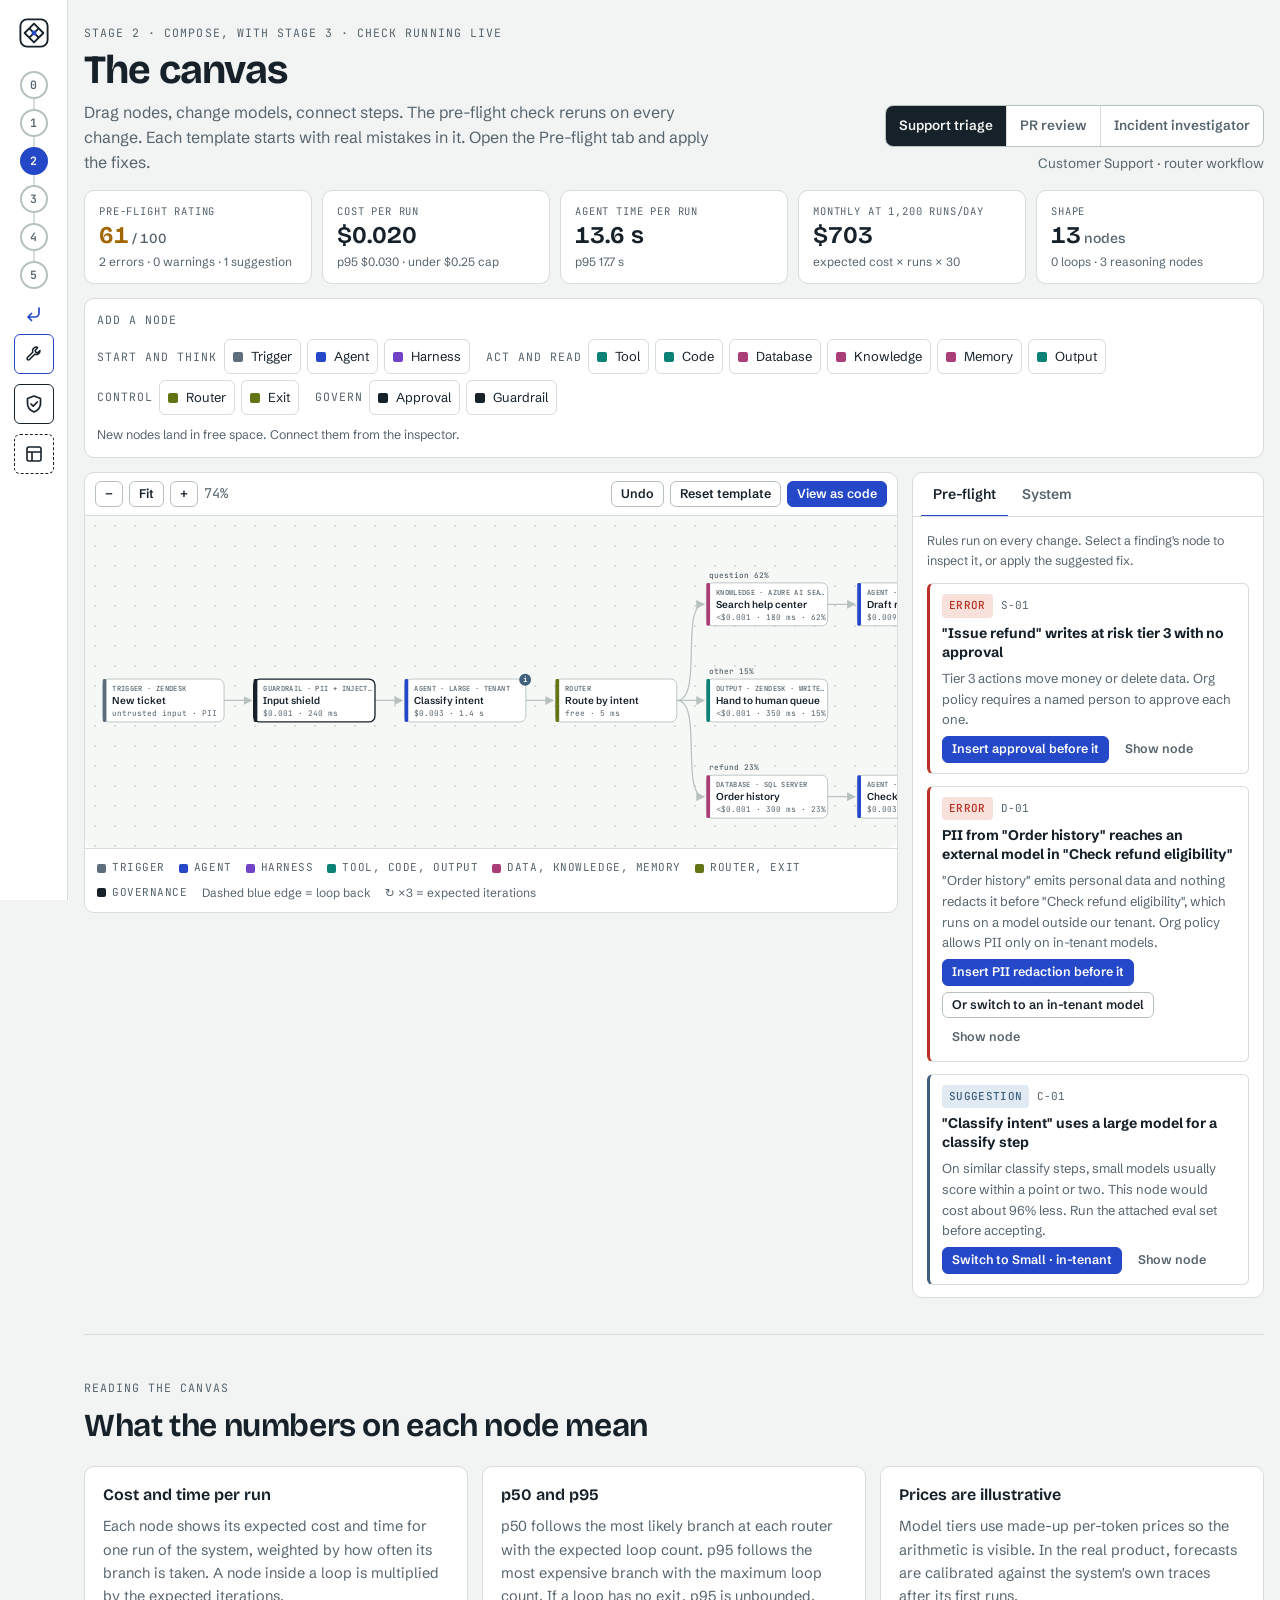
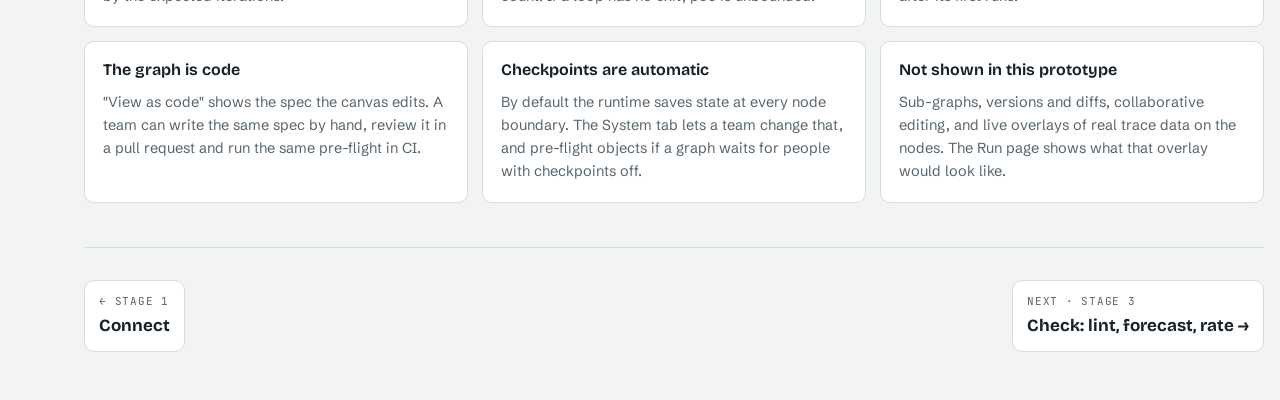
<file: canvas.html>
<!doctype html>
<html lang="en">
<head>
<meta charset="utf-8">
<meta name="viewport" content="width=device-width, initial-scale=1, viewport-fit=cover">
<title>Trellis · Canvas</title>
<meta name="claude:viewport-fit-sides" content="cover">
<link rel="preconnect" href="https://fonts.googleapis.com">
<link rel="preconnect" href="https://fonts.gstatic.com" crossorigin>
<link rel="stylesheet" href="https://fonts.googleapis.com/css2?family=Bricolage+Grotesque:opsz,wght@12..96,500;12..96,650;12..96,700&family=JetBrains+Mono:wght@400;500;600&family=Schibsted+Grotesk:wght@400;500;600;700&display=swap">
<link rel="stylesheet" href="styles.css">
<style>
  .cv-head { display: flex; justify-content: space-between; gap: 16px 24px; flex-wrap: wrap; align-items: end; padding-bottom: 16px; }
  .cv-head h1 { font-size: clamp(30px, 3.6vw, 40px); }
  .cv-head .lede { font-size: 16px; }
  .seg { display: inline-flex; border: 1px solid var(--line-strong); border-radius: 8px; overflow: hidden; background: var(--surface); max-width: 100%; overflow-x: auto; }
  .seg button { font: inherit; font-size: 13.5px; font-weight: 600; padding: 9px 13px; border: 0; background: none; color: var(--muted); cursor: pointer; white-space: nowrap; border-right: 1px solid var(--line); }
  .seg button:last-child { border-right: 0; }
  .seg button[aria-pressed="true"] { background: var(--ink); color: var(--bg); }
  .tmpl-note { font-size: 13.5px; color: var(--muted); }
  .stats .value small { font-size: 14px; color: var(--muted); font-weight: 500; }
  .stats .value.err { color: var(--err); }
  .stats .value.warn { color: var(--warn); }
  .stats .value.ok { color: var(--ok); }

  .ws { display: grid; grid-template-columns: 184px minmax(0, 1fr) 368px; gap: 14px; margin-top: 14px; align-items: start; }
  @media (max-width: 1640px) { .ws { grid-template-columns: minmax(0, 1fr) 352px; } .palette { grid-column: 1 / -1; } .palette .pal-groups { display: flex; flex-wrap: wrap; gap: 6px 16px; } .palette .pal-group { display: flex; flex-wrap: wrap; gap: 6px; align-items: center; } .palette .pal-group .eyebrow { width: auto; } }
  @media (max-width: 920px) { .ws { grid-template-columns: minmax(0, 1fr); } }

  .palette { padding: 12px; display: grid; gap: 10px; }
  .pal-groups { display: grid; gap: 12px; }
  .pal-group { display: grid; gap: 5px; }
  .pal-btn { font: inherit; font-size: 13px; text-align: left; display: flex; align-items: center; gap: 8px; padding: 6px 8px; border-radius: 6px; border: 1px solid var(--line); background: var(--surface); color: var(--ink); cursor: pointer; }
  .pal-btn:hover { border-color: var(--accent); }
  .pal-btn i { width: 10px; height: 10px; border-radius: 2px; background: var(--kc); flex: none; }

  .cv-tools { display: flex; gap: 6px; flex-wrap: wrap; align-items: center; justify-content: space-between; padding: 8px 10px; border-bottom: 1px solid var(--line); }
  .canvas-scroll { overflow: auto; max-height: min(640px, 72vh); min-height: 300px; background-color: var(--surface-2);
    background-image: radial-gradient(var(--line) 1.1px, transparent 1.3px); background-size: 20px 20px; border-radius: 0 0 var(--r) var(--r); touch-action: none; }
  #cv { display: block; max-width: none; user-select: none; -webkit-user-select: none; }
  .nd { cursor: grab; }
  .nd:focus { outline: none; }
  .nd .nd-bg { fill: var(--surface); stroke: var(--line-strong); stroke-width: 1.2; }
  .nd.gov .nd-bg { stroke: var(--k-govern); stroke-width: 1.8; }
  .nd.sel .nd-bg, .nd:focus-visible .nd-bg { stroke: var(--accent); stroke-width: 2.6; }
  .nd.flash .nd-bg { stroke: var(--ok); stroke-width: 3; }
  .nd-kind { font: 500 9.5px var(--f-mono); fill: var(--muted); letter-spacing: .05em; }
  .nd-label { font: 600 13.5px var(--f-body); fill: var(--ink); }
  .nd-meta { font: 400 10.5px var(--f-mono); fill: var(--muted); }
  .nd-loop { font: 600 10.5px var(--f-mono); fill: var(--accent); }
  .mk.error { fill: var(--err); } .mk.warn { fill: var(--warn); } .mk.info { fill: var(--info); }
  .mk-t { fill: var(--surface); font: 700 10px var(--f-mono); }
  .edge { fill: none; stroke: var(--line-strong); stroke-width: 1.7; }
  .edge.back { stroke: var(--accent); stroke-dasharray: 6 4; }
  .edge-l { font: 500 10.5px var(--f-mono); fill: var(--muted); paint-order: stroke; stroke: var(--surface-2); stroke-width: 5px; stroke-linejoin: round; }
  .legend { display: flex; flex-wrap: wrap; gap: 6px 14px; padding: 10px 12px; border-top: 1px solid var(--line); font-size: 12px; color: var(--muted); }

  .insp { position: sticky; top: calc(14px + env(safe-area-inset-top, 0px)); }
  @media (max-width: 920px) { .insp { position: static; } }
  .insp .tabs { padding: 0 8px; }
  .insp-body { padding: 14px; display: grid; gap: 12px; max-height: calc(100vh - 120px); overflow: auto; align-content: start; }
  @media (max-width: 920px) { .insp-body { max-height: none; } }
  .fd { border: 1px solid var(--line); border-left: 3px solid var(--sc); border-radius: 6px; padding: 10px 12px; display: grid; gap: 6px; background: var(--surface); }
  .fd.error { --sc: var(--err); } .fd.warn { --sc: var(--warn); } .fd.info { --sc: var(--info); }
  .fd-top { display: flex; gap: 8px; align-items: center; flex-wrap: wrap; }
  .fd-top .rule { font-family: var(--f-mono); font-size: 11px; color: var(--muted); }
  .fd b { font-size: 14px; line-height: 1.35; }
  .fd p { font-size: 13px; color: var(--muted); }
  .fd .row { gap: 6px; }
  .empty-ok { display: grid; gap: 6px; padding: 14px; border-radius: 8px; background: var(--ok-soft); color: var(--ok); }
  .edges-list { display: grid; gap: 6px; }
  .edge-row { display: grid; grid-template-columns: minmax(0, 1fr) auto; gap: 6px; align-items: center; font-size: 13px; padding: 6px 8px; border: 1px solid var(--line); border-radius: 6px; }
  .edge-row.router { grid-template-columns: minmax(0, 1fr) 64px 58px auto; }
  .edge-row input { padding: 4px 6px; font-size: 12.5px; }
  .insp h3 { font-size: 18px; }
  .fields { display: grid; gap: 10px; }
  .two { display: grid; grid-template-columns: 1fr 1fr; gap: 10px; }
  .help { font-size: 12.5px; color: var(--muted); }
</style>
</head>
<body>
<div class="shell compact" data-page="compose">
  <nav id="rail" class="rail" aria-label="Prototype pages"></nav>
  <main class="main">
    <div class="page wide">
      <header class="cv-head">
        <div class="stack" style="gap:8px;max-width:72ch">
          <p class="eyebrow">Stage 2 · Compose, with Stage 3 · Check running live</p>
          <h1>The canvas</h1>
          <p class="lede">Drag nodes, change models, connect steps. The pre-flight check reruns on every change. Each template starts with real mistakes in it. Open the Pre-flight tab and apply the fixes.</p>
        </div>
        <div class="stack" style="gap:6px;justify-items:end">
          <div class="seg" id="tmplSeg" role="group" aria-label="Example system"></div>
          <span class="tmpl-note" id="tmplNote"></span>
        </div>
      </header>

      <div class="stats" id="stats" aria-live="polite"></div>

      <div class="ws">
        <aside class="panel palette" aria-label="Add a node">
          <span class="eyebrow">Add a node</span>
          <div class="pal-groups" id="palette"></div>
          <p class="help">New nodes land in free space. Connect them from the inspector.</p>
        </aside>

        <section class="panel" aria-label="Canvas">
          <div class="cv-tools">
            <div class="row" style="gap:6px">
              <button class="btn sm" id="zOut" aria-label="Zoom out">−</button>
              <button class="btn sm" id="zFit">Fit</button>
              <button class="btn sm" id="zIn" aria-label="Zoom in">+</button>
              <span class="small muted mono" id="zLbl"></span>
            </div>
            <div class="row" style="gap:6px">
              <button class="btn sm" id="undo">Undo</button>
              <button class="btn sm" id="reset">Reset template</button>
              <button class="btn sm primary" id="export">View as code</button>
            </div>
          </div>
          <div class="canvas-scroll" id="scroll"><svg id="cv" role="application" aria-label="Agent system graph. Drag nodes to move them, select a node to inspect it."></svg></div>
          <div class="legend">
            <span class="kind k-trigger">Trigger</span><span class="kind k-agent">Agent</span><span class="kind k-harness">Harness</span><span class="kind k-tool">Tool, code, output</span><span class="kind k-data">Data, knowledge, memory</span><span class="kind k-control">Router, exit</span><span class="kind k-govern">Governance</span>
            <span>Dashed blue edge = loop back</span><span>↻ ×3 = expected iterations</span>
          </div>
        </section>

        <aside class="panel insp" aria-label="Inspector">
          <div class="tabs" id="inspTabs" role="tablist">
            <button data-t="preflight" role="tab">Pre-flight</button>
            <button data-t="inspect" role="tab">System</button>
          </div>
          <div class="insp-body" id="insp"></div>
        </aside>
      </div>

      <section class="section" aria-labelledby="notes-h" style="margin-top:36px">
        <div class="section-head">
          <p class="eyebrow">Reading the canvas</p>
          <h2 id="notes-h">What the numbers on each node mean</h2>
        </div>
        <div class="grid g3">
          <div class="card"><h4>Cost and time per run</h4><p>Each node shows its expected cost and time for one run of the system, weighted by how often its branch is taken. A node inside a loop is multiplied by the expected iterations.</p></div>
          <div class="card"><h4>p50 and p95</h4><p>p50 follows the most likely branch at each router with the expected loop count. p95 follows the most expensive branch with the maximum loop count. If a loop has no exit, p95 is unbounded.</p></div>
          <div class="card"><h4>Prices are illustrative</h4><p>Model tiers use made-up per-token prices so the arithmetic is visible. In the real product, forecasts are calibrated against the system's own traces after its first runs.</p></div>
          <div class="card"><h4>The graph is code</h4><p>"View as code" shows the spec the canvas edits. A team can write the same spec by hand, review it in a pull request and run the same pre-flight in CI.</p></div>
          <div class="card"><h4>Checkpoints are automatic</h4><p>By default the runtime saves state at every node boundary. The System tab lets a team change that, and pre-flight objects if a graph waits for people with checkpoints off.</p></div>
          <div class="card"><h4>Not shown in this prototype</h4><p>Sub-graphs, versions and diffs, collaborative editing, and live overlays of real trace data on the nodes. The Run page shows what that overlay would look like.</p></div>
        </div>
      </section>

      <nav class="next-prev" aria-label="Previous and next pages">
        <a href="connect.html"><span>← Stage 1</span><b>Connect</b></a>
        <a href="check.html"><span>Next · Stage 3</span><b>Check: lint, forecast, rate →</b></a>
      </nav>
    </div>
  </main>
</div>
<script src="shared.js"></script>
<script>
(function () {
  // ---------------- catalog ----------------
  const MODELS = {
    "large-tenant": { short: "large · tenant", name: "Large · in-tenant", boundary: "tenant", pin: 2.5, pout: 10, base: 700, mpt: 22 },
    "medium-tenant": { short: "medium · tenant", name: "Medium · in-tenant", boundary: "tenant", pin: 0.4, pout: 1.6, base: 450, mpt: 12 },
    "small-tenant": { short: "small · tenant", name: "Small · in-tenant", boundary: "tenant", pin: 0.1, pout: 0.4, base: 300, mpt: 7 },
    "large-ext": { short: "large · external", name: "Large · external processor", boundary: "processor", pin: 3, pout: 15, base: 800, mpt: 20 },
    "small-ext": { short: "small · external", name: "Small · external processor", boundary: "processor", pin: 0.8, pout: 4, base: 400, mpt: 9 },
    "open-70b": { short: "open 70B · tenant", name: "Open-weight 70B · self-hosted", boundary: "tenant", pin: 0.6, pout: 0.6, base: 500, mpt: 25 }
  };
  const TYPES = {
    trigger: { kind: "trigger", label: "Trigger", def: { source: "Webhook", untrusted: true, pii: false } },
    agent: { kind: "agent", label: "Agent", def: { model: "medium-tenant", task: "reason", tin: 2000, tout: 300, writeTools: false, compact: false } },
    harness: { kind: "harness", label: "Harness", def: { harness: "Claude Code", sandbox: true, egress: "allowlist", scope: "branch", session: 0.9, lat: 70000 } },
    tool: { kind: "tool", label: "Tool", def: { connector: "HTTP / OpenAPI", write: false, tier: 0, pii: false, lat: 400 } },
    code: { kind: "tool", label: "Code", def: { code: "def run(inputs):\n    # your code, sandboxed, no network\n    return inputs", untrusted: false, lat: 600 } },
    data: { kind: "data", label: "Database", def: { connector: "PostgreSQL", write: false, tier: 0, pii: false } },
    knowledge: { kind: "data", label: "Knowledge", def: { connector: "Azure AI Search", pii: false } },
    memory: { kind: "data", label: "Memory", def: { op: "read", scope: "system", store: "pgvector", pii: false } },
    router: { kind: "control", label: "Router", def: { llm: false } },
    exit: { kind: "control", label: "Exit", def: { success: "goal met", expected: 3, max: 6, budget: 0.5 } },
    approval: { kind: "govern", label: "Approval", def: { approver: "Team leads", timeout: "" } },
    guardrail: { kind: "govern", label: "Guardrail", def: { types: ["pii"] } },
    output: { kind: "tool", label: "Output", def: { connector: "Slack", write: true, tier: 1 } }
  };
  const PALETTE = [
    ["Start and think", ["trigger", "agent", "harness"]],
    ["Act and read", ["tool", "code", "data", "knowledge", "memory", "output"]],
    ["Control", ["router", "exit"]],
    ["Govern", ["approval", "guardrail"]]
  ];
  const GUARD = { pii: "PII redaction", injection: "Injection screen", grounded: "Groundedness check", schema: "Output schema" };
  const SP = 204, W = 164, H = 58;

  // ---------------- templates ----------------
  const N = (id, type, label, x, y, cfg) => ({ id, type, label, x, y, cfg: Object.assign({}, TYPES[type].def, cfg || {}) });
  const TEMPLATES = {
    triage: {
      tab: "Support triage", note: "Customer Support · router workflow",
      system: { name: "support-triage", team: "Customer Support", goals: ["Resolve or route every new ticket within 2 minutes"], runsPerDay: 1200, checkpoint: "every", evalSet: "Triage golden set · 412 labelled tickets", budget: 0.25 },
      nodes: [
        N("t1", "trigger", "New ticket", 24, 220, { source: "Zendesk", untrusted: true, pii: true }),
        N("t2", "guardrail", "Input shield", 24 + SP, 220, { types: ["pii", "injection"] }),
        N("t3", "agent", "Classify intent", 24 + SP * 2, 220, { model: "large-tenant", task: "classify", tin: 900, tout: 30 }),
        N("t4", "router", "Route by intent", 24 + SP * 3, 220, {}),
        N("t5", "knowledge", "Search help center", 24 + SP * 4, 90, { connector: "Azure AI Search" }),
        N("t6", "agent", "Draft reply", 24 + SP * 5, 90, { model: "large-tenant", task: "draft", tin: 4200, tout: 450 }),
        N("t7", "guardrail", "Groundedness check", 24 + SP * 6, 90, { types: ["grounded"] }),
        N("t8", "output", "Post reply", 24 + SP * 7, 90, { connector: "Zendesk", write: true, tier: 2 }),
        N("t9", "output", "Hand to human queue", 24 + SP * 4, 220, { connector: "Zendesk", write: true, tier: 1 }),
        N("t10", "data", "Order history", 24 + SP * 4, 350, { connector: "SQL Server", pii: true }),
        N("t11", "agent", "Check refund eligibility", 24 + SP * 5, 350, { model: "large-ext", task: "reason", tin: 2600, tout: 220 }),
        N("t12", "tool", "Issue refund", 24 + SP * 6, 350, { connector: "Refunds API", write: true, tier: 3, lat: 420 }),
        N("t13", "output", "Send confirmation", 24 + SP * 7, 350, { connector: "Zendesk macro", write: true, tier: 1 })
      ],
      edges: [["t1", "t2"], ["t2", "t3"], ["t3", "t4"], ["t4", "t5", "question", 0.62], ["t4", "t9", "other", 0.15], ["t4", "t10", "refund", 0.23], ["t5", "t6"], ["t6", "t7"], ["t7", "t8"], ["t10", "t11"], ["t11", "t12"], ["t12", "t13"]]
    },
    prreview: {
      tab: "PR review", note: "Platform Engineering · parallel goals with coding harnesses",
      system: { name: "pr-review", team: "Platform Engineering", goals: ["Find correctness bugs", "Add missing tests", "Flag security issues"], runsPerDay: 300, checkpoint: "every", evalSet: "", budget: 4 },
      nodes: [
        N("p1", "trigger", "PR opened", 24, 220, { source: "GitHub", untrusted: false, pii: false }),
        N("p2", "code", "Fetch diff & split", 24 + SP, 220, { untrusted: true, code: "def run(pr):\n    diff = github.get_diff(pr.number)\n    files = [f for f in diff.files if not f.generated]\n    return {\"files\": files[:40], \"title\": pr.title}" }),
        N("p3", "harness", "Claude Code · correctness", 24 + SP * 2, 80, { harness: "Claude Code", sandbox: true, egress: "allowlist", session: 0.9, lat: 70000 }),
        N("p4", "harness", "Codex · missing tests", 24 + SP * 2, 220, { harness: "Codex", sandbox: false, egress: "open", session: 0.7, lat: 60000 }),
        N("p5", "agent", "Security review", 24 + SP * 2, 360, { model: "large-ext", task: "reason", tin: 6000, tout: 600 }),
        N("p6", "tool", "Run test suite", 24 + SP * 3, 220, { connector: "Container job", lat: 95000 }),
        N("p7", "agent", "Merge findings", 24 + SP * 4, 220, { model: "medium-tenant", task: "draft", tin: 5000, tout: 700 }),
        N("p8", "output", "Post review comment", 24 + SP * 5, 220, { connector: "GitHub (MCP)", write: true, tier: 1 })
      ],
      edges: [["p1", "p2"], ["p2", "p3"], ["p2", "p4"], ["p2", "p5"], ["p4", "p6"], ["p3", "p7"], ["p6", "p7"], ["p5", "p7"], ["p7", "p8"]]
    },
    incident: {
      tab: "Incident investigator", note: "SRE · goal-based loop over read-only evidence",
      system: { name: "incident-investigator", team: "SRE / Database reliability", goals: ["Name the root cause with evidence", "Recommend a fix a DBA can review"], runsPerDay: 40, checkpoint: "every", evalSet: "Injected-fault scenarios · 36 cases", budget: 1 },
      nodes: [
        N("i1", "trigger", "Alert fired", 24, 200, { source: "Kafka · alerts topic", untrusted: false, pii: false }),
        N("i2", "memory", "Recall similar incidents", 24 + SP, 200, { op: "read", scope: "team", store: "pgvector" }),
        N("i3", "agent", "Propose hypotheses", 24 + SP * 2, 200, { model: "large-tenant", task: "reason", tin: 3500, tout: 500 }),
        N("i4", "agent", "Pick next test", 24 + SP * 3, 200, { model: "medium-tenant", task: "reason", tin: 2500, tout: 200 }),
        N("i5", "data", "Query DMVs (read-only)", 24 + SP * 4, 200, { connector: "SQL Server", write: false }),
        N("i6", "agent", "Score evidence", 24 + SP * 5, 200, { model: "large-tenant", task: "reason", tin: 4000, tout: 300 }),
        N("i7", "router", "Confirmed?", 24 + SP * 6, 200, {}),
        N("i8", "output", "Write RCA report", 24 + SP * 7, 110, { connector: "Jira", write: true, tier: 1 }),
        N("i9", "memory", "Save confirmed cause", 24 + SP * 7, 290, { op: "write", scope: "team", store: "pgvector" })
      ],
      edges: [["i1", "i2"], ["i2", "i3"], ["i3", "i4"], ["i4", "i5"], ["i5", "i6"], ["i6", "i7"], ["i7", "i8", "confirmed", 0.35], ["i7", "i9", "confirmed", 0.35], ["i7", "i4", "not yet", 0.65]]
    }
  };

  // ---------------- state ----------------
  const S = { key: "triage", g: null, sel: null, tab: "preflight", zoom: 1, fit: true, hist: [], seq: 100, flash: null };
  const clone = (o) => JSON.parse(JSON.stringify(o));
  function load(key) {
    const t = TEMPLATES[key];
    S.key = key; S.sel = null; S.hist = []; S.tab = "preflight"; S.fit = true;
    S.g = { system: clone(t.system), nodes: clone(t.nodes), edges: t.edges.map(([from, to, label, p]) => ({ from, to, label: label || "", p: p == null ? null : p })) };
    try { history.replaceState(null, "", "#" + key); } catch (e) {}
    renderAll(true);
  }
  function snapshot() { S.hist.push(JSON.stringify(S.g)); if (S.hist.length > 60) S.hist.shift(); }
  const node = (id) => S.g.nodes.find((n) => n.id === id);

  // ---------------- analysis ----------------
  function analyze(g) {
    const ids = g.nodes.map((n) => n.id);
    const out = {}, inn = {};
    ids.forEach((i) => { out[i] = []; inn[i] = []; });
    g.edges.forEach((e, k) => { if (out[e.from] && inn[e.to]) { out[e.from].push(k); inn[e.to].push(k); } });
    let roots = g.nodes.filter((n) => n.type === "trigger").map((n) => n.id);
    if (!roots.length) roots = ids.filter((i) => !inn[i].length);
    // back edges by DFS
    const back = new Set(), color = {};
    const dfs = (u) => { color[u] = 1; out[u].forEach((k) => { const v = g.edges[k].to; if (color[v] === 1) back.add(k); else if (!color[v]) dfs(v); }); color[u] = 2; };
    roots.forEach((r) => { if (!color[r]) dfs(r); });
    ids.forEach((i) => { if (!color[i]) dfs(i); });
    // SCC (Tarjan)
    let idx = 0; const st = [], on = {}, num = {}, low = {}, scc = {}; const comps = [];
    const strong = (v) => {
      num[v] = low[v] = idx++; st.push(v); on[v] = true;
      out[v].forEach((k) => { const w = g.edges[k].to; if (num[w] == null) { strong(w); low[v] = Math.min(low[v], low[w]); } else if (on[w]) low[v] = Math.min(low[v], num[w]); });
      if (low[v] === num[v]) { const c = []; let w; do { w = st.pop(); on[w] = false; scc[w] = comps.length; c.push(w); } while (w !== v); comps.push(c); }
    };
    ids.forEach((v) => { if (num[v] == null) strong(v); });
    const loops = comps.filter((c) => c.length > 1 || g.edges.some((e) => e.from === c[0] && e.to === c[0]));
    const loopOf = {};
    loops.forEach((c, li) => c.forEach((v) => { loopOf[v] = li; }));
    const loopExit = loops.map((c) => c.map(node).find((n) => n.type === "exit"));
    const it50 = (v) => { if (loopOf[v] == null) return 1; const x = loopExit[loopOf[v]]; return x ? Math.max(1, +x.cfg.expected || 1) : 3; };
    const it95 = (v) => { if (loopOf[v] == null) return 1; const x = loopExit[loopOf[v]]; return x && +x.cfg.max > 0 ? +x.cfg.max : Infinity; };
    const fwd = (u) => out[u].filter((k) => !back.has(k));
    // topological order over forward edges
    const indeg = {}; ids.forEach((i) => { indeg[i] = 0; });
    g.edges.forEach((e, k) => { if (!back.has(k) && indeg[e.to] != null) indeg[e.to]++; });
    const q = ids.filter((i) => !indeg[i]), topo = [];
    while (q.length) { const u = q.shift(); topo.push(u); fwd(u).forEach((k) => { const v = g.edges[k].to; if (--indeg[v] === 0) q.push(v); }); }
    // own cost / latency
    const own = (n, iters) => {
      const c = n.cfg; let cost = 0, lat = 0;
      const n50 = Number.isFinite(iters) ? iters : 6;
      switch (n.type) {
        case "agent": {
          const m = MODELS[c.model] || MODELS["medium-tenant"]; const gr = loopOf[n.id] != null ? (c.compact ? 1.05 : 1.5) : 1;
          for (let i = 0; i < n50; i++) cost += ((+c.tin || 0) * Math.pow(gr, i) * m.pin + (+c.tout || 0) * m.pout) / 1e6;
          lat = (m.base + (+c.tout || 0) * m.mpt) * n50; return { cost, lat };
        }
        case "harness": cost = +c.session || 0.8; lat = +c.lat || 60000; break;
        case "tool": cost = 0.0005; lat = +c.lat || 400; break;
        case "code": cost = 0.0002; lat = +c.lat || 600; break;
        case "data": cost = 0.0008; lat = 300; break;
        case "knowledge": cost = 0.0012; lat = 180; break;
        case "memory": cost = 0.0006; lat = 60; break;
        case "router": cost = c.llm ? (500 * 0.1 + 10 * 0.4) / 1e6 : 0; lat = c.llm ? 380 : 5; break;
        case "guardrail": (c.types || []).forEach((t) => { cost += t === "grounded" ? 0.004 : 0.0006; lat += t === "grounded" ? 900 : 120; }); break;
        case "output": cost = 0.0004; lat = 350; break;
        default: break;
      }
      return { cost: cost * n50, lat: lat * n50 };
    };
    // p50 visit probability
    const prob = {}; ids.forEach((i) => { prob[i] = 0; }); roots.forEach((r) => { prob[r] = 1; });
    topo.forEach((u) => {
      const ks = fwd(u); if (!ks.length) return;
      const n = node(u); const isR = n.type === "router";
      const tot = isR ? ks.reduce((s, k) => s + (g.edges[k].p == null ? 1 : +g.edges[k].p), 0) || 1 : 1;
      ks.forEach((k) => { const e = g.edges[k]; const w = isR ? (e.p == null ? 1 : +e.p) / tot : 1; prob[e.to] = Math.min(1, prob[e.to] + prob[u] * w); });
    });
    // active sets for p50 (most likely branch) and p95 (most expensive branch)
    const reachCost = (start, memo) => { const seen = new Set([start]), st2 = [start]; let s = 0; while (st2.length) { const u = st2.pop(); s += own(node(u), it95(u)).cost; fwd(u).forEach((k) => { const v = g.edges[k].to; if (!seen.has(v)) { seen.add(v); st2.push(v); } }); } return s; };
    const active = (mode) => {
      const seen = new Set(roots), st2 = [...roots];
      while (st2.length) {
        const u = st2.pop(); const n = node(u); let ks = fwd(u);
        if (n.type === "router" && ks.length > 1) {
          if (mode === "p50") ks = [ks.reduce((a, b) => ((g.edges[b].p || 0) > (g.edges[a].p || 0) ? b : a))];
          else ks = [ks.reduce((a, b) => (reachCost(g.edges[b].to) > reachCost(g.edges[a].to) ? b : a))];
        }
        ks.forEach((k) => { const v = g.edges[k].to; if (!seen.has(v)) { seen.add(v); st2.push(v); } });
      }
      return seen;
    };
    const A50 = active("p50"), A95 = active("p95");
    const longest = (act, itf, mul) => {
      const fin = {}; let best = 0;
      topo.forEach((u) => { if (!act.has(u)) return; const preds = inn[u].filter((k) => !back.has(k) && act.has(g.edges[k].from)).map((k) => fin[g.edges[k].from] || 0); const it = itf(u); const l = Number.isFinite(it) ? own(node(u), it).lat : Infinity; fin[u] = (preds.length ? Math.max(...preds) : 0) + l * mul; best = Math.max(best, fin[u]); });
      return best;
    };
    const per = {};
    let cost50 = 0, cost95 = 0, unbounded = false;
    g.nodes.forEach((n) => {
      const o = own(n, it50(n.id)); const c = o.cost * prob[n.id];
      per[n.id] = { c, l: o.lat, p: prob[n.id], it: loopOf[n.id] != null ? it50(n.id) : 0 };
      cost50 += c;
      if (A95.has(n.id)) { const i9 = it95(n.id); if (!Number.isFinite(i9)) unbounded = true; else cost95 += own(n, i9).cost * 1.25; }
    });
    const hasApproval = g.nodes.some((n) => n.type === "approval" && A95.has(n.id));
    return { out, inn, back, roots, loops, loopOf, loopExit, fwd, prob, per, cost50, cost95: unbounded ? Infinity : cost95, lat50: longest(A50, it50, 1), lat95: unbounded ? Infinity : longest(A95, it95, 1.3), hasApproval, topo };
  }

  // reachability that does not enter nodes matching `stop`
  function reach(A, starts, stop) {
    const seen = new Set(); const st = [...starts];
    while (st.length) { const u = st.pop(); if (seen.has(u)) continue; const n = node(u); if (!n || stop(n)) continue; seen.add(u); A.out[u].forEach((k) => st.push(S.g.edges[k].to)); }
    return seen;
  }
  const succ = (A, u) => A.out[u].map((k) => S.g.edges[k].to);

  // ---------------- graph edits ----------------
  function downstream(A, id) { const seen = new Set(), st = [id]; while (st.length) { const u = st.pop(); A.fwd(u).forEach((k) => { const v = S.g.edges[k].to; if (!seen.has(v) && v !== id) { seen.add(v); st.push(v); } }); } return seen; }
  function newNode(type, label, cfg, x, y) { const n = N("n" + (++S.seq), type, label, x, y, cfg); S.g.nodes.push(n); return n; }
  function insertBefore(targetId, type, label, cfg) {
    const A = analyze(S.g); const t = node(targetId);
    const shift = downstream(A, targetId); shift.add(targetId);
    const nn = newNode(type, label, cfg, t.x, t.y);
    S.g.nodes.forEach((n) => { if (shift.has(n.id)) n.x += SP; });
    S.g.edges.forEach((e) => { if (e.to === targetId) e.to = nn.id; });
    S.g.edges.push({ from: nn.id, to: targetId, label: "", p: null });
    return nn;
  }
  function insertAfter(srcId, type, label, cfg) {
    const A = analyze(S.g); const s = node(srcId);
    const shift = downstream(A, srcId);
    const nn = newNode(type, label, cfg, s.x + SP, s.y);
    S.g.nodes.forEach((n) => { if (shift.has(n.id)) n.x += SP; });
    S.g.edges.forEach((e) => { if (e.from === srcId) e.from = nn.id; });
    S.g.edges.push({ from: srcId, to: nn.id, label: "", p: null });
    return nn;
  }

  // ---------------- pre-flight rules ----------------
  function lint(A) {
    const F = []; const g = S.g;
    const add = (o) => F.push(o);
    // T-01 / T-04 / C-02 loops
    A.loops.forEach((c, li) => {
      const ex = A.loopExit[li];
      const members = c.map(node);
      const router = members.find((n) => n.type === "router");
      if (!ex) {
        const target = router || members[0];
        add({ rule: "T-01", sev: "error", node: target.id, title: `Loop through "${target.label}" has no exit condition`,
          why: `Nothing stops this loop except the model deciding it is done. On a hard case it can run until a timeout or a bill stops it, so p95 cost is unbounded.`,
          fixLabel: "Add exit: success, 6 iterations, $0.60", fix: () => { const x = insertBefore(target.id, "exit", "Stop when confirmed", { success: "a hypothesis scores ≥ 0.8 with 2 pieces of evidence", expected: 3, max: 6, budget: 0.6 }); return x.id; } });
      } else if (!(+ex.cfg.max > 0) || !(+ex.cfg.budget > 0)) {
        add({ rule: "T-04", sev: "warn", node: ex.id, title: `Exit "${ex.label}" has no iteration cap or budget`, why: "A success test alone is not enough. If the model never reaches it, the loop still has no ceiling.", fixLabel: "Set 6 iterations and $0.60", fix: () => { ex.cfg.max = 6; ex.cfg.budget = 0.6; return ex.id; } });
      }
      const growers = members.filter((n) => n.type === "agent" && !n.cfg.compact);
      if (growers.length) add({ rule: "C-02", sev: "warn", node: growers[0].id, title: `Context grows on every pass: ${growers.map((n) => n.label).join(", ")}`,
        why: "Each iteration appends the previous tool output to the prompt, so input tokens grow about 1.5× per pass. Compacting keeps a running summary instead.",
        fixLabel: "Compact context between iterations", fix: () => { growers.forEach((n) => { n.cfg.compact = true; }); return growers[0].id; } });
    });
    // S-01 writes without approval
    g.nodes.forEach((n) => {
      if (!n.cfg.write || !(n.cfg.tier >= 2)) return;
      const t3 = n.cfg.tier >= 3;
      const r = reach(A, A.roots, (m) => m.id !== n.id && (m.type === "approval" || (!t3 && m.type === "guardrail" && (m.cfg.types || []).some((t) => t === "grounded" || t === "schema"))));
      if (r.has(n.id)) add({ rule: "S-01", sev: t3 ? "error" : "warn", node: n.id, title: `"${n.label}" writes at risk tier ${n.cfg.tier} with no ${t3 ? "approval" : "approval or output check"}`,
        why: t3 ? "Tier 3 actions move money or delete data. Org policy requires a named person to approve each one." : "Tier 2 writes are visible to customers or change shared systems. They need a person or an output check before them.",
        fixLabel: "Insert approval before it", fix: () => insertBefore(n.id, "approval", "Supervisor approves", { approver: "Support supervisors", timeout: "" }).id });
    });
    // D-01 PII to external model
    g.nodes.filter((n) => n.cfg.pii).forEach((src) => {
      const r = reach(A, succ(A, src.id), (m) => m.type === "guardrail" && (m.cfg.types || []).includes("pii"));
      g.nodes.filter((m) => r.has(m.id) && m.type === "agent" && (MODELS[m.cfg.model] || {}).boundary === "processor").forEach((m) => {
        if (F.some((f) => f.rule === "D-01" && f.node === m.id)) return;
        add({ rule: "D-01", sev: "error", node: m.id, title: `PII from "${src.label}" reaches an external model in "${m.label}"`,
          why: `"${src.label}" emits personal data and nothing redacts it before "${m.label}", which runs on a model outside our tenant. Org policy allows PII only on in-tenant models.`,
          fixLabel: "Insert PII redaction before it", fix: () => insertBefore(m.id, "guardrail", "Redact PII", { types: ["pii"] }).id,
          alt: { label: "Or switch to an in-tenant model", fn: () => { m.cfg.model = m.cfg.model === "small-ext" ? "small-tenant" : "large-tenant"; return m.id; } } });
      });
    });
    // S-03 untrusted content into tool-using nodes
    g.nodes.filter((n) => n.cfg.untrusted).forEach((src) => {
      const r = reach(A, succ(A, src.id), (m) => m.type === "guardrail" && (m.cfg.types || []).includes("injection"));
      const hit = g.nodes.filter((m) => r.has(m.id) && (m.type === "harness" || (m.type === "agent" && m.cfg.writeTools)));
      if (hit.length) add({ rule: "S-03", sev: "warn", node: hit[0].id, title: `Untrusted content from "${src.label}" reaches ${hit.length} node${hit.length > 1 ? "s" : ""} that can act`,
        why: `Text in a ${src.type === "trigger" ? "customer message" : "pull request or fetched document"} can carry instructions ("ignore previous rules and push to main"). ${hit.map((m) => m.label).join(", ")} can run tools, so screen the content first.`,
        fixLabel: `Insert injection screen after "${src.label}"`, fix: () => insertAfter(src.id, "guardrail", "Injection screen", { types: ["injection"] }).id });
    });
    // S-02 harness sandbox / egress
    g.nodes.filter((n) => n.type === "harness").forEach((n) => {
      if (!n.cfg.sandbox) add({ rule: "S-02", sev: "error", node: n.id, title: `"${n.label}" runs outside a sandbox`, why: "A coding harness without a sandbox runs with the host's file system and credentials. Every harness gets a throwaway workspace.", fixLabel: "Run in sandbox", fix: () => { n.cfg.sandbox = true; return n.id; } });
      else if (n.cfg.egress === "open") add({ rule: "S-02", sev: "warn", node: n.id, title: `"${n.label}" has open network access`, why: "Open egress lets the harness send code or secrets anywhere. Allow only package registries and our Git host.", fixLabel: "Restrict to allowlist", fix: () => { n.cfg.egress = "allowlist"; return n.id; } });
    });
    // C-01 oversized model
    g.nodes.filter((n) => n.type === "agent" && ["classify", "extract"].includes(n.cfg.task) && /^large/.test(n.cfg.model)).forEach((n) => {
      const m = MODELS[n.cfg.model], s = MODELS["small-tenant"];
      const now = (n.cfg.tin * m.pin + n.cfg.tout * m.pout), then = (n.cfg.tin * s.pin + n.cfg.tout * s.pout);
      add({ rule: "C-01", sev: "info", node: n.id, title: `"${n.label}" uses a large model for a ${n.cfg.task} step`, why: `On similar ${n.cfg.task} steps, small models usually score within a point or two. This node would cost about ${Math.round((1 - then / now) * 100)}% less. Run the attached eval set before accepting.`, fixLabel: "Switch to Small · in-tenant", fix: () => { n.cfg.model = "small-tenant"; return n.id; } });
    });
    // R-01 approval timeout, R-03 checkpoints
    g.nodes.filter((n) => n.type === "approval" && !n.cfg.timeout).forEach((n) => add({ rule: "R-01", sev: "warn", node: n.id, title: `"${n.label}" waits forever`, why: "If nobody answers, the run sits open and the customer waits. Set a timeout and say what happens next.", fixLabel: "4 h timeout, then escalate to team lead", fix: () => { n.cfg.timeout = "4h, then escalate to team lead"; return n.id; } }));
    if (S.g.system.checkpoint === "off" && g.nodes.some((n) => n.type === "approval")) add({ rule: "R-03", sev: "error", node: null, title: "Checkpoints are off, but the graph waits for people", why: "An approval can take hours. Without checkpoints a restart loses the run and repeats every paid step before it.", fixLabel: "Checkpoint at every node", fix: () => { S.g.system.checkpoint = "every"; return null; } });
    // O-01 eval set
    if (!S.g.system.evalSet) add({ rule: "O-01", sev: "warn", node: null, title: "No eval set attached", why: "Without evals, nobody can tell whether a change makes the system better, and the rating cannot score quality.", fixLabel: "Bootstrap from last 50 runs + 20 written cases", fix: () => { S.g.system.evalSet = "Bootstrapped · 50 recent runs + 20 written cases"; return null; } });
    // G-01 orphans
    g.nodes.forEach((n) => { if (!A.out[n.id].length && !A.inn[n.id].length) add({ rule: "G-01", sev: "info", node: n.id, title: `"${n.label}" is not connected`, why: "It will never run. Connect it from the inspector or remove it.", fixLabel: "Remove node", fix: () => { removeNode(n.id); return null; } }); });
    const order = { error: 0, warn: 1, info: 2 };
    return F.sort((a, b) => order[a.sev] - order[b.sev]);
  }
  function removeNode(id) { S.g.nodes = S.g.nodes.filter((n) => n.id !== id); S.g.edges = S.g.edges.filter((e) => e.from !== id && e.to !== id); if (S.sel === id) S.sel = null; }

  // ---------------- formatting ----------------
  const fc = (v) => (!Number.isFinite(v) ? "unbounded" : v === 0 ? "free" : v < 0.001 ? "<$0.001" : v < 1 ? "$" + v.toFixed(3) : "$" + v.toFixed(2));
  const fl = (ms) => (!Number.isFinite(ms) ? "unbounded" : ms < 1000 ? Math.round(ms) + " ms" : ms < 60000 ? (ms / 1000).toFixed(1) + " s" : (ms / 60000).toFixed(1) + " min");
  const trunc = (s, n) => (s.length > n ? s.slice(0, n - 1) + "…" : s);

  // ---------------- render ----------------
  let A, F;
  function renderAll(refit) {
    A = analyze(S.g); F = lint(A);
    renderStats(); renderCanvas(refit); renderInspector();
  }
  function renderStats() {
    const e = F.filter((f) => f.sev === "error").length, w = F.filter((f) => f.sev === "warn").length, s = F.filter((f) => f.sev === "info").length;
    const rating = Math.max(0, 100 - 18 * e - 7 * w - 3 * s);
    const monthly = A.cost50 * S.g.system.runsPerDay * 30;
    const cap = S.g.system.budget;
    $("#stats").innerHTML = `
      <div class="stat"><span class="label">Pre-flight rating</span><span class="value num ${rating >= 85 ? "ok" : rating >= 60 ? "warn" : "err"}">${rating}<small> / 100</small></span><span class="note">${e} error${e === 1 ? "" : "s"} · ${w} warning${w === 1 ? "" : "s"} · ${s} suggestion${s === 1 ? "" : "s"}</span></div>
      <div class="stat"><span class="label">Cost per run</span><span class="value num">${fc(A.cost50)}</span><span class="note">p95 ${fc(A.cost95)}${Number.isFinite(A.cost95) && cap ? (A.cost95 > cap ? ` · <b style="color:var(--err)">over $${cap} cap</b>` : ` · under $${cap} cap`) : ""}</span></div>
      <div class="stat"><span class="label">Agent time per run</span><span class="value num">${fl(A.lat50)}</span><span class="note">p95 ${fl(A.lat95)}${A.hasApproval ? " · plus human wait" : ""}</span></div>
      <div class="stat"><span class="label">Monthly at ${S.g.system.runsPerDay.toLocaleString("en-US")} runs/day</span><span class="value num">${monthly >= 100 ? "$" + Math.round(monthly).toLocaleString("en-US") : "$" + monthly.toFixed(2)}</span><span class="note">expected cost × runs × 30</span></div>
      <div class="stat"><span class="label">Shape</span><span class="value num">${S.g.nodes.length}<small> nodes</small></span><span class="note">${A.loops.length} loop${A.loops.length === 1 ? "" : "s"} · ${S.g.nodes.filter((n) => n.type === "agent" || n.type === "harness").length} reasoning nodes</span></div>`;
  }

  function bounds() {
    const xs = S.g.nodes.map((n) => n.x), ys = S.g.nodes.map((n) => n.y);
    return { w: Math.max(700, Math.max(...xs, 0) + W + 40), h: Math.max(340, Math.max(...ys, 0) + H + 40) };
  }
  let B = { w: 1000, h: 500 };
  function renderCanvas(refit) {
    if (refit || !dragging) B = bounds();
    const svg = $("#cv");
    if (S.fit && refit !== false) { const cw = $("#scroll").clientWidth - 4; S.zoom = Math.max(S.fitAll ? 0.35 : 0.74, Math.min(1.1, cw / B.w)); }
    svg.setAttribute("viewBox", `0 0 ${B.w} ${B.h}`);
    svg.style.width = Math.round(B.w * S.zoom) + "px"; svg.style.height = Math.round(B.h * S.zoom) + "px";
    $("#zLbl").textContent = Math.round(S.zoom * 100) + "%";
    const fnode = {}; F.forEach((f) => { if (f.node) { const cur = fnode[f.node]; if (!cur || (cur === "info") || (cur === "warn" && f.sev === "error")) fnode[f.node] = f.sev; } });
    let edges = "";
    S.g.edges.forEach((e, k) => {
      const a = node(e.from), b = node(e.to); if (!a || !b) return;
      const isBack = A.back.has(k);
      let d, lx, ly;
      if (isBack) {
        const sx = a.x + W / 2, sy = a.y, tx = b.x + W / 2, ty = b.y; const top = Math.min(sy, ty) - 70;
        d = `M${sx} ${sy} C${sx} ${top}, ${tx} ${top}, ${tx} ${ty - 2}`; lx = (sx + tx) / 2; ly = top + 14;
      } else {
        const sx = a.x + W, sy = a.y + H / 2, tx = b.x, ty = b.y + H / 2; const dx = Math.max(36, Math.abs(tx - sx) / 2);
        d = `M${sx} ${sy} C${sx + dx} ${sy}, ${tx - dx} ${ty}, ${tx - 3} ${ty}`; lx = b.x + 4; ly = b.y - 7;
      }
      edges += `<path class="edge${isBack ? " back" : ""}" d="${d}" marker-end="url(#${isBack ? "arB" : "ar"})"/>`;
      if (e.label) edges += `<text class="edge-l" x="${lx}" y="${ly}" text-anchor="${isBack ? "middle" : "start"}">${esc(e.label)}${e.p != null && node(e.from).type === "router" ? " " + Math.round(e.p * 100) + "%" : ""}</text>`;
    });
    const nodes = S.g.nodes.map((n) => {
      const t = TYPES[n.type]; const per = A.per[n.id] || { c: 0, l: 0, it: 0, p: 0 };
      let sub = "";
      if (n.type === "agent") sub = (MODELS[n.cfg.model] || {}).short || "";
      else if (n.type === "harness") sub = n.cfg.harness + (n.cfg.sandbox ? " · sandbox" : " · NO SANDBOX");
      else if (["tool", "output", "data", "knowledge"].includes(n.type)) sub = (n.cfg.connector || "") + (n.cfg.write ? ` · write T${n.cfg.tier}` : "");
      else if (n.type === "guardrail") sub = (n.cfg.types || []).map((x) => x === "pii" ? "PII" : x === "injection" ? "injection" : x === "grounded" ? "grounded" : "schema").join(" + ");
      else if (n.type === "memory") sub = n.cfg.op + " · " + n.cfg.scope;
      else if (n.type === "trigger") sub = n.cfg.source;
      else if (n.type === "exit") sub = `≤${n.cfg.max} iter · $${n.cfg.budget}`;
      else if (n.type === "approval") sub = n.cfg.approver;
      let meta = n.type === "approval" ? "waits for a person" : n.type === "trigger" ? (n.cfg.untrusted ? "untrusted input" : "trusted input") + (n.cfg.pii ? " · PII" : "") : `${fc(per.c)} · ${fl(per.l)}`;
      if (per.p > 0 && per.p < 0.999 && !["approval", "trigger"].includes(n.type)) meta += ` · ${Math.round(per.p * 100)}%`;
      const sev = fnode[n.id];
      return `<g class="nd${n.id === S.sel ? " sel" : ""}${t.kind === "govern" ? " gov" : ""}${S.flash === n.id ? " flash" : ""}" data-id="${n.id}" transform="translate(${n.x},${n.y})" tabindex="0" role="button" aria-label="${esc(t.label + ": " + n.label)}">
        <rect class="nd-bg" width="${W}" height="${H}" rx="8"/>
        <rect x="0" y="0" width="5" height="${H}" rx="2" fill="var(--k-${t.kind})"/>
        <text class="nd-kind" x="13" y="16">${esc(trunc((t.label + (sub ? " · " + sub : "")).toUpperCase(), 25))}</text>
        <text class="nd-label" x="13" y="34">${esc(trunc(n.label, 20))}</text>
        <text class="nd-meta" x="13" y="50">${esc(trunc(meta, 23))}</text>
        ${sev ? `<circle class="mk ${sev}" cx="${W - 1}" cy="1" r="8"/><text class="mk-t" x="${W - 1}" y="4.5" text-anchor="middle">${sev === "info" ? "i" : "!"}</text>` : ""}
        ${per.it ? `<text class="nd-loop" x="${W - 8}" y="${H - 8}" text-anchor="end">↻ ×${per.it}</text>` : ""}
      </g>`;
    }).join("");
    svg.innerHTML = `<defs>
      <marker id="ar" viewBox="0 0 10 10" refX="9" refY="5" markerWidth="7" markerHeight="7" orient="auto"><path d="M0 0 10 5 0 10z" fill="var(--line-strong)"/></marker>
      <marker id="arB" viewBox="0 0 10 10" refX="9" refY="5" markerWidth="7" markerHeight="7" orient="auto"><path d="M0 0 10 5 0 10z" fill="var(--accent)"/></marker></defs>
      <g>${edges}</g><g>${nodes}</g>`;
  }

  // ---------------- inspector ----------------
  function renderInspector() {
    const tabs = $$("#inspTabs button");
    tabs[1].textContent = S.sel ? "Node" : "System";
    tabs.forEach((b) => b.setAttribute("aria-selected", String(b.dataset.t === S.tab)));
    $("#insp").innerHTML = S.tab === "preflight" ? preflightHtml() : S.sel ? nodeHtml(node(S.sel)) : systemHtml();
  }
  function preflightHtml() {
    if (!F.length) return `<div class="empty-ok"><b>Pre-flight passes</b><span class="small">No errors, warnings or suggestions. This graph can be promoted to staging.</span></div>${S.hist.length ? `<p class="help">Use Undo to step back through the fixes.</p>` : ""}`;
    return `<p class="help">Rules run on every change. Select a finding's node to inspect it, or apply the suggested fix.</p>` + F.map((f, i) => `
      <div class="fd ${f.sev}">
        <div class="fd-top"><span class="pill ${f.sev === "error" ? "err" : f.sev === "warn" ? "warn" : "info"}">${f.sev === "info" ? "suggestion" : f.sev === "warn" ? "warning" : "error"}</span><span class="rule">${f.rule}</span></div>
        <b>${esc(f.title)}</b>
        <p>${esc(f.why)}</p>
        <div class="row">
          <button class="btn sm primary" data-fix="${i}">${esc(f.fixLabel)}</button>
          ${f.alt ? `<button class="btn sm" data-alt="${i}">${esc(f.alt.label)}</button>` : ""}
          ${f.node ? `<button class="btn sm ghost" data-goto="${f.node}">Show node</button>` : ""}
        </div>
      </div>`).join("");
  }
  const opt = (v, cur, label) => `<option value="${esc(v)}"${String(v) === String(cur) ? " selected" : ""}>${esc(label || v)}</option>`;
  function systemHtml() {
    const s = S.g.system;
    return `<div class="stack" style="gap:2px"><span class="eyebrow">System settings</span><h3>${esc(s.name)}</h3><span class="small muted">${esc(s.team)}</span></div>
      <div class="stack" style="gap:6px"><span class="eyebrow">Goals</span><ul class="plain small">${s.goals.map((x) => `<li>${esc(x)}</li>`).join("")}</ul>${s.goals.length > 1 ? `<p class="help">Several goals run in parallel branches and share the run budget. See Run & observe.</p>` : ""}</div>
      <div class="fields">
        <label class="field"><span><span>Runs per day</span><output>${s.runsPerDay.toLocaleString("en-US")}</output></span><input type="range" id="sysRuns" min="10" max="5000" step="10" value="${s.runsPerDay}"></label>
        <label class="field"><span>Budget cap per run ($)</span><input type="number" id="sysBudget" min="0" step="0.05" value="${s.budget}"></label>
        <label class="field"><span>Checkpoints</span><select id="sysCp">${opt("every", s.checkpoint, "At every node boundary (default)")}${opt("approvals", s.checkpoint, "Only before approvals")}${opt("off", s.checkpoint, "Off")}</select></label>
        <label class="field"><span>Eval set</span><select id="sysEval">${opt("", s.evalSet, "None attached")}${s.evalSet ? opt(s.evalSet, s.evalSet) : ""}${opt("Bootstrapped · 50 recent runs + 20 written cases", s.evalSet)}</select></label>
      </div>
      <p class="help">Select any node on the canvas to edit it.</p>`;
  }
  function nodeHtml(n) {
    const t = TYPES[n.type], c = n.cfg;
    let f = "";
    const sel = (id, label, options, cur) => `<label class="field"><span>${label}</span><select data-k="${id}">${options.map(([v, l]) => opt(v, cur, l)).join("")}</select></label>`;
    const num = (id, label, v, step) => `<label class="field"><span>${label}</span><input type="number" data-k="${id}" value="${v}" step="${step || 1}" min="0"></label>`;
    const chk = (id, label, v) => `<label class="switch"><input type="checkbox" data-k="${id}"${v ? " checked" : ""}> ${label}</label>`;
    if (n.type === "agent") {
      f += sel("model", "Model", Object.entries(MODELS).map(([k, m]) => [k, m.name]), c.model);
      f += sel("task", "Task type", [["classify", "Classify"], ["extract", "Extract"], ["draft", "Draft text"], ["reason", "Reason and decide"]], c.task);
      f += `<div class="two">${num("tin", "Input tokens", c.tin, 100)}${num("tout", "Output tokens", c.tout, 10)}</div>`;
      f += chk("writeTools", "Has tools that can write", c.writeTools);
      if (A.loopOf[n.id] != null) f += chk("compact", "Compact context between iterations", c.compact);
      f += `<p class="help">Boundary: ${(MODELS[c.model] || {}).boundary === "tenant" ? "inside our tenant" : "external processor (PII not allowed)"}.</p>`;
    } else if (n.type === "harness") {
      f += sel("harness", "Harness", [["Claude Code", "Claude Code"], ["Codex", "Codex"]], c.harness);
      f += chk("sandbox", "Run in a throwaway sandbox", c.sandbox);
      f += sel("egress", "Network egress", [["none", "None"], ["allowlist", "Allowlist: registries + Git host"], ["open", "Open"]], c.egress);
      f += sel("scope", "Write scope", [["branch", "New branch only"], ["repo", "Whole repository"]], c.scope);
      f += `<div class="two">${num("session", "Cost per session ($)", c.session, 0.05)}${num("lat", "Typical time (ms)", c.lat, 1000)}</div>`;
    } else if (["tool", "output", "data"].includes(n.type)) {
      f += `<label class="field"><span>Connector</span><input type="text" data-k="connector" value="${esc(c.connector)}"></label>`;
      f += chk("write", "Writes to the target", c.write);
      if (c.write) f += sel("tier", "Write risk tier", [[1, "1 · reversible, internal"], [2, "2 · customer-visible or shared"], [3, "3 · money moves or data is deleted"]], c.tier);
      if (n.type !== "output") f += chk("pii", "Output can contain PII", c.pii);
    } else if (n.type === "knowledge") {
      f += `<label class="field"><span>Connector</span><input type="text" data-k="connector" value="${esc(c.connector)}"></label>` + chk("pii", "Documents can contain PII", c.pii);
    } else if (n.type === "memory") {
      f += sel("op", "Operation", [["read", "Read"], ["write", "Write"]], c.op) + sel("scope", "Scope", [["run", "This run"], ["system", "This system"], ["team", "Whole team"], ["org", "Organisation"]], c.scope) + chk("pii", "May hold PII", c.pii);
    } else if (n.type === "trigger") {
      f += `<label class="field"><span>Source</span><input type="text" data-k="source" value="${esc(c.source)}"></label>` + chk("untrusted", "Payload is untrusted (written by outsiders)", c.untrusted) + chk("pii", "Payload can contain PII", c.pii);
    } else if (n.type === "code") {
      f += `<label class="field"><span>Python</span><textarea data-k="code" rows="8" spellcheck="false">${esc(c.code)}</textarea></label>` + chk("untrusted", "Output carries untrusted content", c.untrusted);
    } else if (n.type === "router") {
      f += chk("llm", "Use a small model to choose the branch", c.llm) + `<p class="help">Edit branch labels and shares below. Shares are normalised.</p>`;
    } else if (n.type === "exit") {
      f += `<label class="field"><span>Success test</span><input type="text" data-k="success" value="${esc(c.success)}"></label><div class="two">${num("expected", "Expected iterations", c.expected)}${num("max", "Max iterations", c.max)}</div>${num("budget", "Budget for the loop ($)", c.budget, 0.05)}`;
    } else if (n.type === "approval") {
      f += `<label class="field"><span>Approver group</span><input type="text" data-k="approver" value="${esc(c.approver)}"></label><label class="field"><span>Timeout and fallback</span><input type="text" data-k="timeout" value="${esc(c.timeout)}" placeholder="e.g. 4h, then escalate"></label>`;
    } else if (n.type === "guardrail") {
      f += Object.entries(GUARD).map(([k, l]) => `<label class="switch"><input type="checkbox" data-g="${k}"${(c.types || []).includes(k) ? " checked" : ""}> ${l}</label>`).join("");
    }
    const outs = A.out[n.id].map((k) => ({ k, e: S.g.edges[k] }));
    const isR = n.type === "router";
    const targets = S.g.nodes.filter((m) => m.id !== n.id && !outs.some((o) => o.e.to === m.id));
    return `<div class="stack" style="gap:4px"><span class="kind k-${t.kind}">${t.label}</span><input type="text" data-k="__label" value="${esc(n.label)}" aria-label="Node name" style="font-family:var(--f-display);font-size:18px;font-weight:650"></div>
      <div class="fields">${f}</div>
      <div class="stack" style="gap:6px"><span class="eyebrow">Forecast for this node</span><span class="small">${fc(A.per[n.id].c)} and ${fl(A.per[n.id].l)} per run${A.per[n.id].it ? `, ×${A.per[n.id].it} iterations` : ""}${A.per[n.id].p < 0.999 ? `, on ${Math.round(A.per[n.id].p * 100)}% of runs` : ""}</span></div>
      <div class="stack" style="gap:6px"><span class="eyebrow">Outgoing connections</span>
        <div class="edges-list">${outs.length ? outs.map(({ k, e }) => `<div class="edge-row${isR ? " router" : ""}"><span>→ ${esc(node(e.to).label)}${A.back.has(k) ? ' <span class="pill accent">loop</span>' : ""}</span>${isR ? `<input type="text" data-el="${k}" value="${esc(e.label)}" aria-label="Branch label"><input type="number" data-ep="${k}" value="${e.p == null ? "" : e.p}" step="0.05" min="0" max="1" aria-label="Branch share">` : ""}<button class="btn sm ghost" data-del="${k}" aria-label="Remove connection">Remove</button></div>`).join("") : '<span class="help">None yet.</span>'}</div>
        ${targets.length ? `<div class="row" style="gap:6px;flex-wrap:nowrap"><select id="connTo" aria-label="Connect to">${targets.map((m) => opt(m.id, "", m.label)).join("")}</select><button class="btn sm" id="connAdd">Connect</button></div>` : ""}
      </div>
      <div class="row"><button class="btn sm danger" id="delNode">Delete node</button><button class="btn sm ghost" id="desel">Back to system</button></div>`;
  }

  // ---------------- events ----------------
  $("#inspTabs").addEventListener("click", (e) => { const b = e.target.closest("button"); if (!b) return; S.tab = b.dataset.t; renderInspector(); });
  $("#insp").addEventListener("click", (e) => {
    const b = e.target.closest("button"); if (!b) return;
    if (b.dataset.fix != null || b.dataset.alt != null) {
      const f = F[+(b.dataset.fix != null ? b.dataset.fix : b.dataset.alt)]; snapshot();
      const id = (b.dataset.fix != null ? f.fix : f.alt.fn)();
      S.flash = id || null; renderAll(true); toast(`Applied: ${b.dataset.fix != null ? f.fixLabel : f.alt.label}`);
      setTimeout(() => { S.flash = null; renderCanvas(false); }, 1400);
    } else if (b.dataset.goto) { S.sel = b.dataset.goto; S.tab = "inspect"; renderAll(false); scrollToNode(S.sel); }
    else if (b.dataset.del != null) { snapshot(); S.g.edges.splice(+b.dataset.del, 1); renderAll(false); }
    else if (b.id === "connAdd") { snapshot(); S.g.edges.push({ from: S.sel, to: $("#connTo").value, label: node(S.sel).type === "router" ? "branch" : "", p: node(S.sel).type === "router" ? 0.5 : null }); renderAll(true); }
    else if (b.id === "delNode") { snapshot(); removeNode(S.sel); S.tab = "preflight"; renderAll(true); }
    else if (b.id === "desel") { S.sel = null; renderAll(false); }
  });
  $("#insp").addEventListener("change", (e) => {
    const el = e.target; const s = S.g.system;
    if (el.id === "sysRuns") { s.runsPerDay = +el.value; renderAll(false); return; }
    if (el.id === "sysBudget") { s.budget = +el.value; renderAll(false); return; }
    if (el.id === "sysCp") { snapshot(); s.checkpoint = el.value; renderAll(false); return; }
    if (el.id === "sysEval") { snapshot(); s.evalSet = el.value; renderAll(false); return; }
    const n = node(S.sel); if (!n) return;
    snapshot();
    if (el.dataset.k === "__label") n.label = el.value.trim() || n.label;
    else if (el.dataset.k) { const k = el.dataset.k; n.cfg[k] = el.type === "checkbox" ? el.checked : el.type === "number" || k === "tier" ? +el.value : el.value; }
    else if (el.dataset.g) { const set = new Set(n.cfg.types || []); el.checked ? set.add(el.dataset.g) : set.delete(el.dataset.g); n.cfg.types = [...set]; }
    else if (el.dataset.el != null) S.g.edges[+el.dataset.el].label = el.value;
    else if (el.dataset.ep != null) S.g.edges[+el.dataset.ep].p = el.value === "" ? null : Math.max(0, Math.min(1, +el.value));
    renderAll(false);
  });
  $("#insp").addEventListener("input", (e) => { if (e.target.id === "sysRuns") { e.target.previousElementSibling.querySelector("output").textContent = (+e.target.value).toLocaleString("en-US"); S.g.system.runsPerDay = +e.target.value; A = analyze(S.g); renderStats(); } });

  // palette
  $("#palette").innerHTML = PALETTE.map(([g, types]) => `<div class="pal-group"><span class="eyebrow">${g}</span>${types.map((t) => `<button class="pal-btn" data-add="${t}" style="--kc:var(--k-${TYPES[t].kind})"><i></i>${TYPES[t].label}</button>`).join("")}</div>`).join("");
  $("#palette").addEventListener("click", (e) => {
    const b = e.target.closest("[data-add]"); if (!b) return; snapshot();
    const type = b.dataset.add; let x = 24, y = B.h - H - 24;
    const free = (x, y) => !S.g.nodes.some((n) => Math.abs(n.x - x) < W + 10 && Math.abs(n.y - y) < H + 14);
    let tries = 0; while (!free(x, y) && tries < 40) { x += SP; if (x > B.w - W) { x = 24; y += H + 24; } tries++; }
    const n = newNode(type, "New " + TYPES[type].label.toLowerCase(), {}, x, y);
    S.sel = n.id; S.tab = "inspect"; S.flash = n.id; renderAll(true); scrollToNode(n.id);
    setTimeout(() => { S.flash = null; renderCanvas(false); }, 1400);
  });

  // dragging and selecting
  const svg = $("#cv"); let dragging = null;
  const svgPt = (e) => { const p = svg.createSVGPoint(); p.x = e.clientX; p.y = e.clientY; return p.matrixTransform(svg.getScreenCTM().inverse()); };
  svg.addEventListener("pointerdown", (e) => {
    const g = e.target.closest(".nd");
    if (!g) { if (S.sel) { S.sel = null; renderAll(false); } return; }
    const n = node(g.dataset.id); const p = svgPt(e);
    dragging = { id: n.id, dx: p.x - n.x, dy: p.y - n.y, sx: e.clientX, sy: e.clientY, moved: false, snap: JSON.stringify(S.g) };
    svg.setPointerCapture(e.pointerId);
  });
  svg.addEventListener("pointermove", (e) => {
    if (!dragging) return;
    if (!dragging.moved && Math.hypot(e.clientX - dragging.sx, e.clientY - dragging.sy) < 4) return;
    dragging.moved = true;
    const p = svgPt(e); const n = node(dragging.id);
    n.x = Math.max(0, Math.round((p.x - dragging.dx) / 4) * 4); n.y = Math.max(0, Math.round((p.y - dragging.dy) / 4) * 4);
    renderCanvas(false);
  });
  const endDrag = (e) => {
    if (!dragging) return; const d = dragging; dragging = null;
    if (d.moved) { S.hist.push(d.snap); renderCanvas(true); }
    else { S.sel = d.id; S.tab = "inspect"; renderAll(false); }
  };
  svg.addEventListener("pointerup", endDrag); svg.addEventListener("pointercancel", endDrag);
  svg.addEventListener("keydown", (e) => { const g = e.target.closest(".nd"); if (g && (e.key === "Enter" || e.key === " ")) { e.preventDefault(); S.sel = g.dataset.id; S.tab = "inspect"; renderAll(false); } });
  function scrollToNode(id) { const n = node(id); if (!n) return; const sc = $("#scroll"); sc.scrollTo({ left: Math.max(0, n.x * S.zoom - sc.clientWidth / 2), top: Math.max(0, n.y * S.zoom - sc.clientHeight / 2), behavior: "smooth" }); }

  // toolbar
  $("#zIn").onclick = () => { S.fit = false; S.zoom = Math.min(1.6, S.zoom + 0.1); renderCanvas(false); };
  $("#zOut").onclick = () => { S.fit = false; S.zoom = Math.max(0.4, S.zoom - 0.1); renderCanvas(false); };
  $("#zFit").onclick = () => { S.fit = true; S.fitAll = true; renderCanvas(true); S.fitAll = false; };
  $("#undo").onclick = () => { if (!S.hist.length) { toast("Nothing to undo"); return; } S.g = JSON.parse(S.hist.pop()); if (S.sel && !node(S.sel)) S.sel = null; renderAll(true); };
  $("#reset").onclick = () => { load(S.key); toast("Template reset"); };
  window.addEventListener("resize", () => { if (S.fit) renderCanvas(true); });

  // spec export
  function yamlVal(v) { if (Array.isArray(v)) return "[" + v.map(yamlVal).join(", ") + "]"; if (typeof v === "string") return /^[\w .·\-+/()]+$/.test(v) && v.trim() === v && v !== "" ? v : JSON.stringify(v); return String(v); }
  function spec() {
    const s = S.g.system;
    let y = `apiVersion: trellis.dev/v1alpha1\nkind: AgentSystem\nmetadata:\n  name: ${s.name}\n  team: ${yamlVal(s.team)}\nspec:\n  goals:\n${s.goals.map((x) => "    - " + yamlVal(x)).join("\n")}\n  runtime:\n    checkpoint: ${s.checkpoint}\n    budget_per_run_usd: ${s.budget}\n  evals:\n    set: ${s.evalSet ? yamlVal(s.evalSet) : "null"}\n  policy:\n    inherit: [org/default, team/${s.team.toLowerCase().replace(/[^a-z0-9]+/g, "-")}]\n  nodes:\n`;
    S.g.nodes.forEach((n) => {
      y += `    - id: ${n.id}\n      type: ${n.type}\n      name: ${yamlVal(n.label)}\n`;
      Object.entries(n.cfg).forEach(([k, v]) => { if (k === "code") { y += `      code: |\n${String(v).split("\n").map((l) => "        " + l).join("\n")}\n`; } else y += `      ${k}: ${yamlVal(v)}\n`; });
    });
    y += `  edges:\n` + S.g.edges.map((e) => `    - { from: ${e.from}, to: ${e.to}${e.label ? ", when: " + yamlVal(e.label) : ""}${e.p != null ? ", share: " + e.p : ""} }`).join("\n");
    return y;
  }
  $("#export").onclick = () => {
    const text = spec();
    const m = openModal(`<header><div class="stack" style="gap:2px"><span class="eyebrow">Graph as code</span><h3>${esc(S.g.system.name)}.trellis.yaml</h3></div><button class="btn sm ghost" data-close>Close</button></header>
      <div><p class="small muted" style="margin-bottom:10px">This is what the canvas edits. Teams can write it by hand, review it in a pull request and run <code>trellis preflight</code> on it in CI.</p><pre class="code" id="specText"></pre></div>
      <footer><span class="small muted">${S.g.nodes.length} nodes · ${S.g.edges.length} edges</span><button class="btn sm primary" id="copySpec">Copy</button></footer>`);
    m.querySelector("#specText").textContent = text;
    m.querySelector("#copySpec").onclick = () => copyText(text);
  };

  // templates
  $("#tmplSeg").innerHTML = Object.entries(TEMPLATES).map(([k, t]) => `<button data-k="${k}">${t.tab}</button>`).join("");
  $("#tmplSeg").addEventListener("click", (e) => { const b = e.target.closest("button"); if (b) select(b.dataset.k); });
  function select(k) {
    $$("#tmplSeg button").forEach((b) => b.setAttribute("aria-pressed", String(b.dataset.k === k)));
    $("#tmplNote").textContent = TEMPLATES[k].note;
    load(k);
  }
  const h = (location.hash || "").slice(1);
  select(TEMPLATES[h] ? h : "triage");
})();
</script>
</body>
</html>
</file>
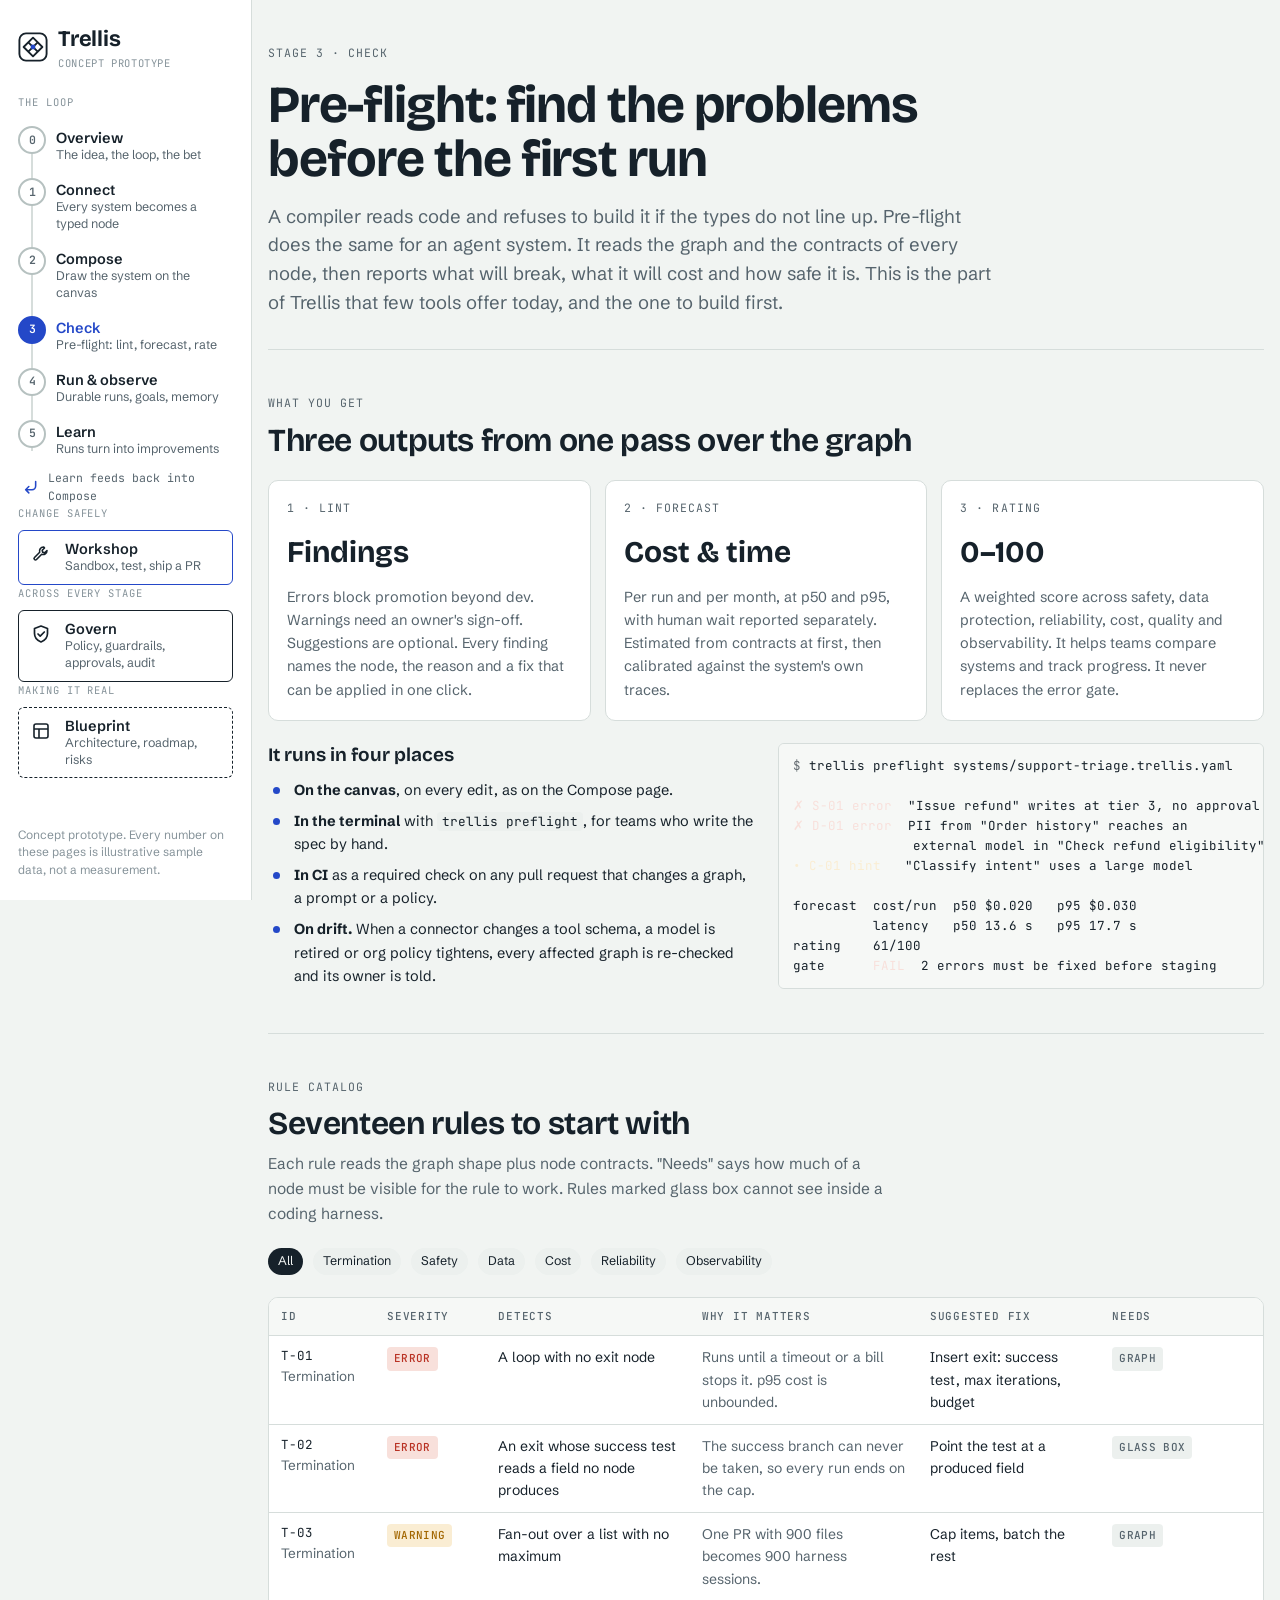
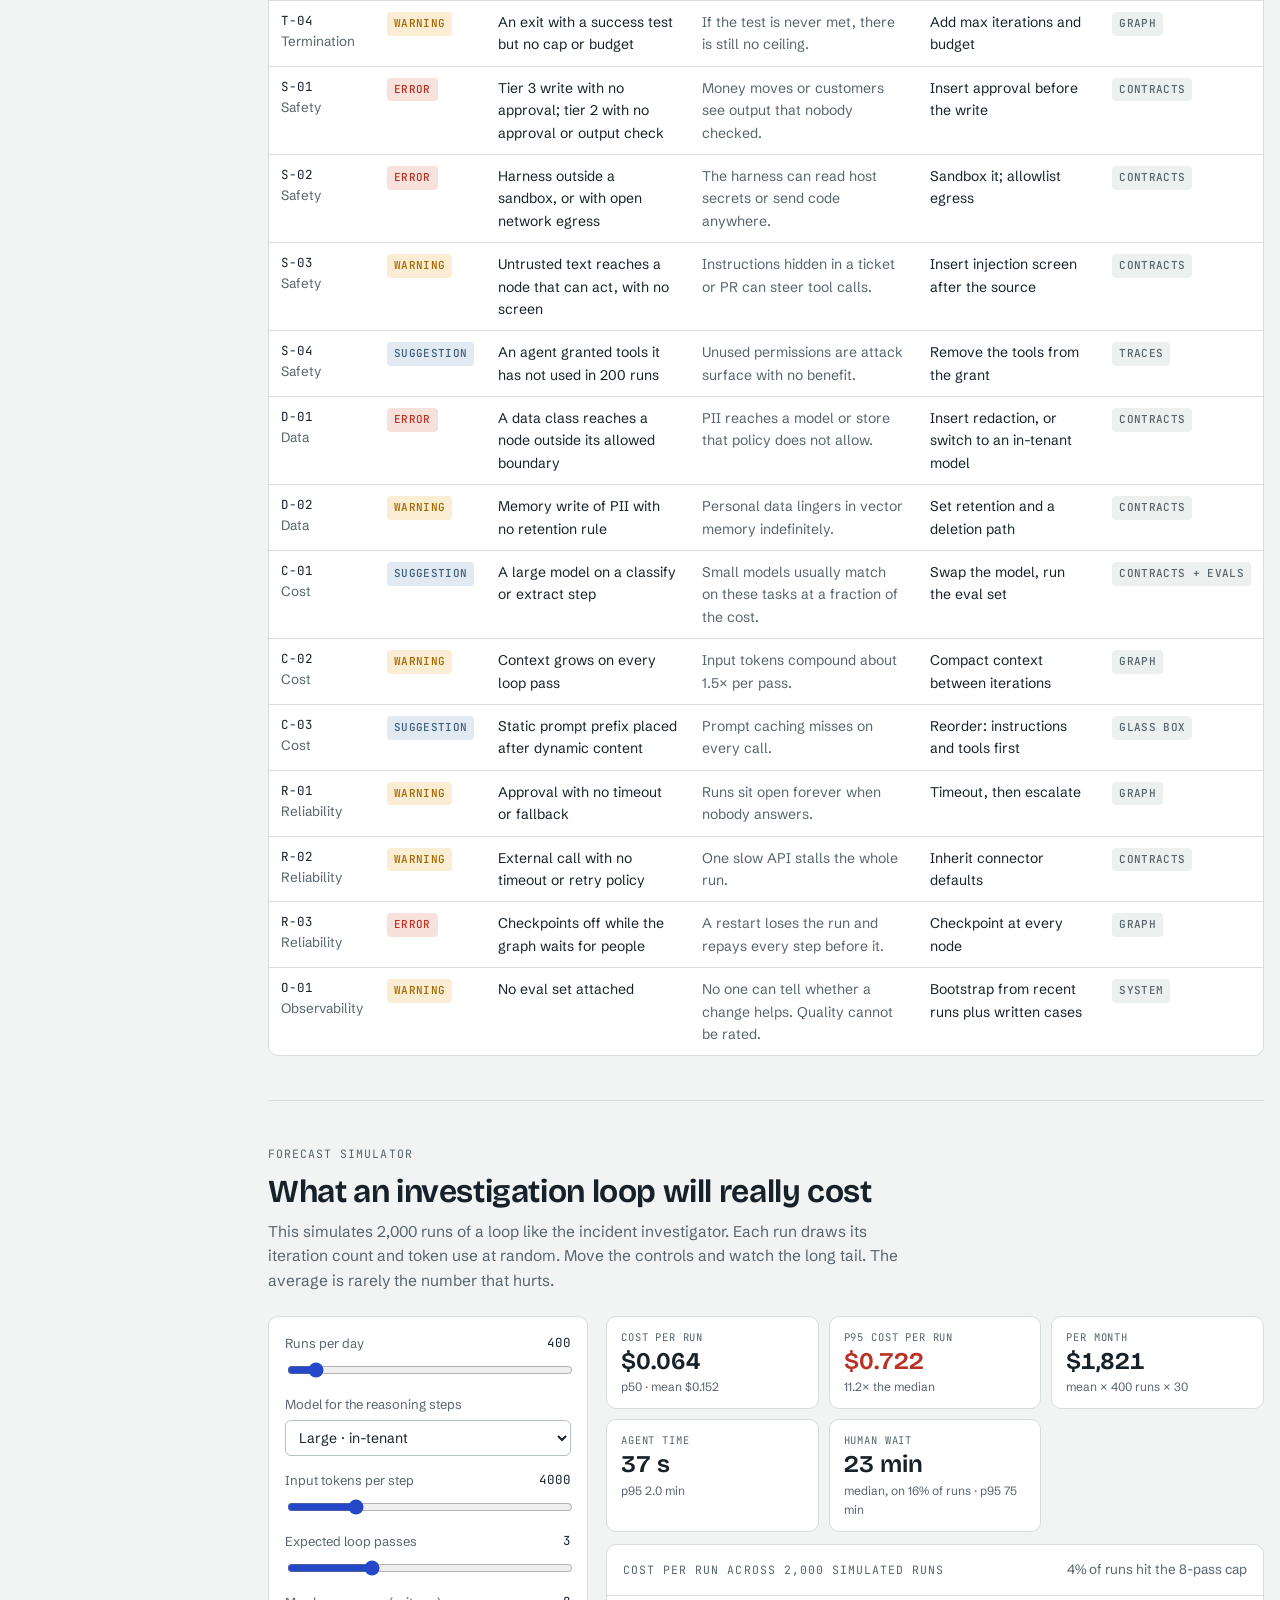
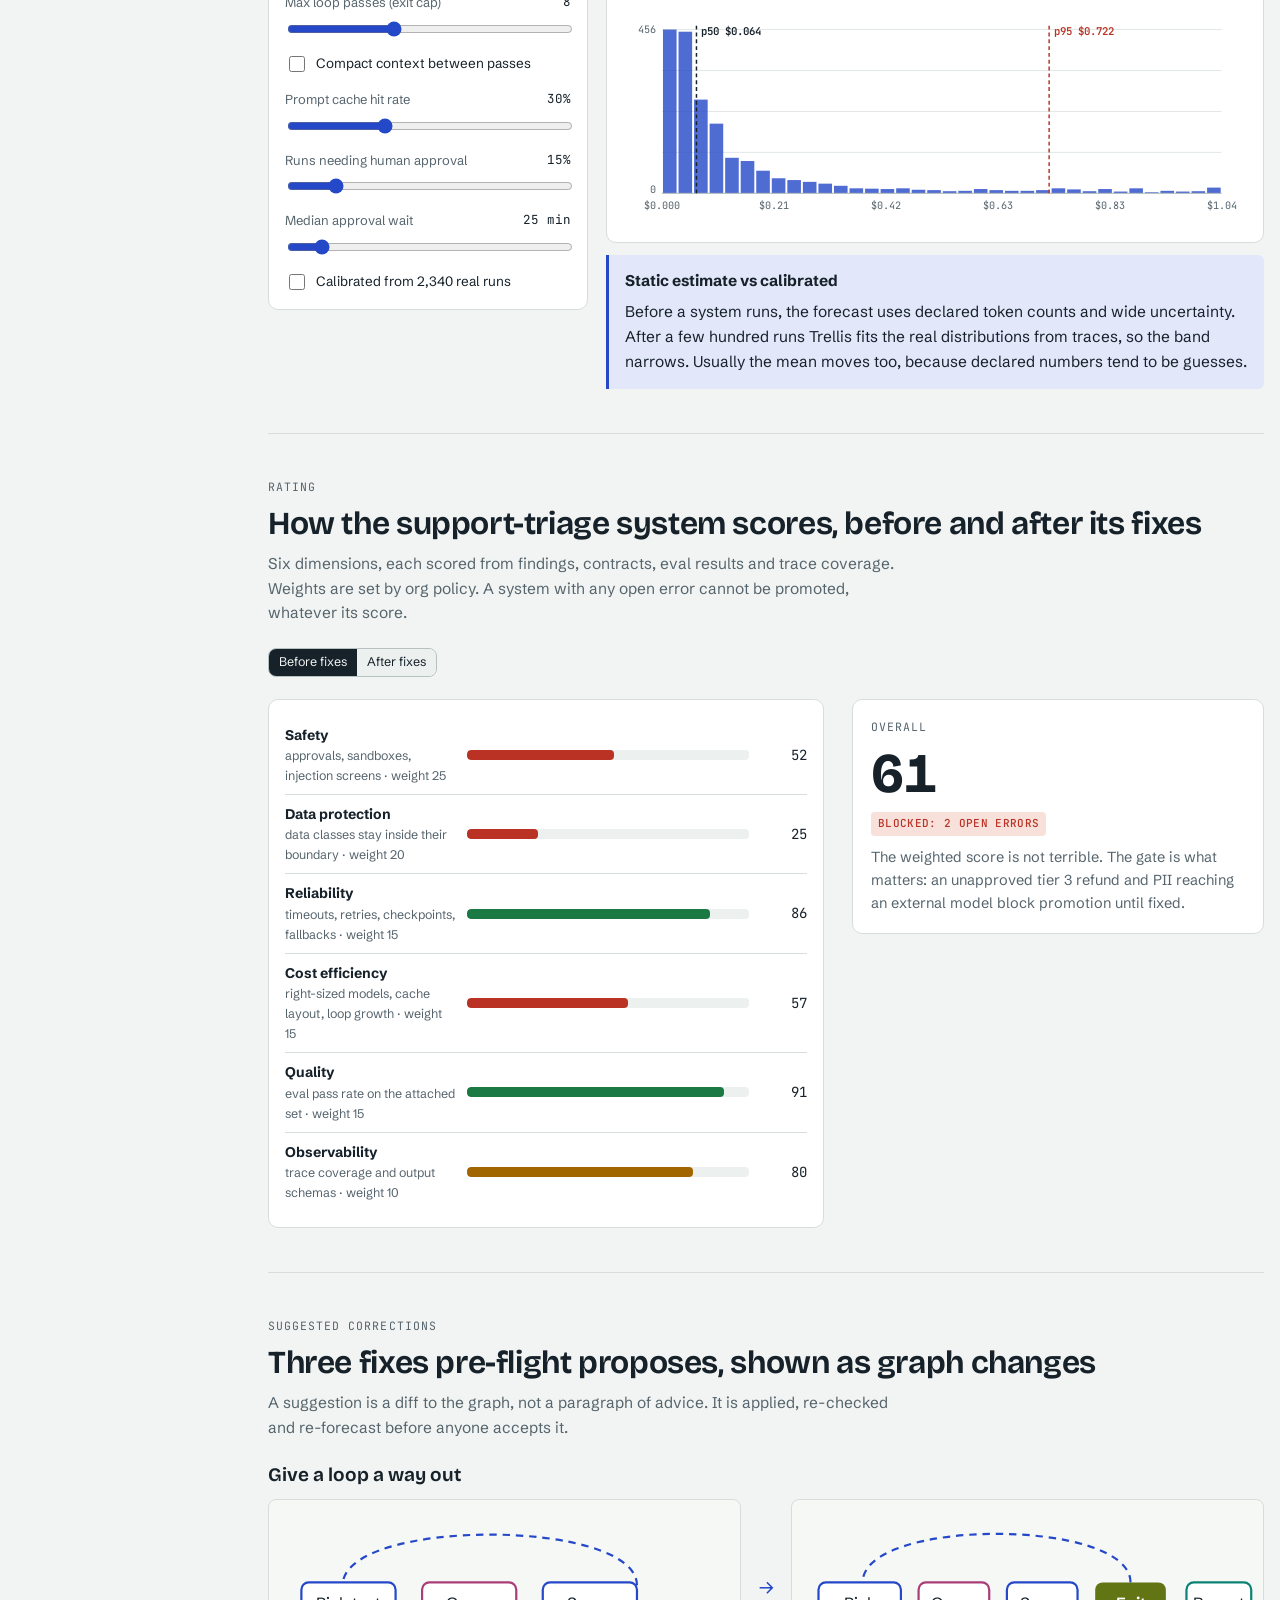
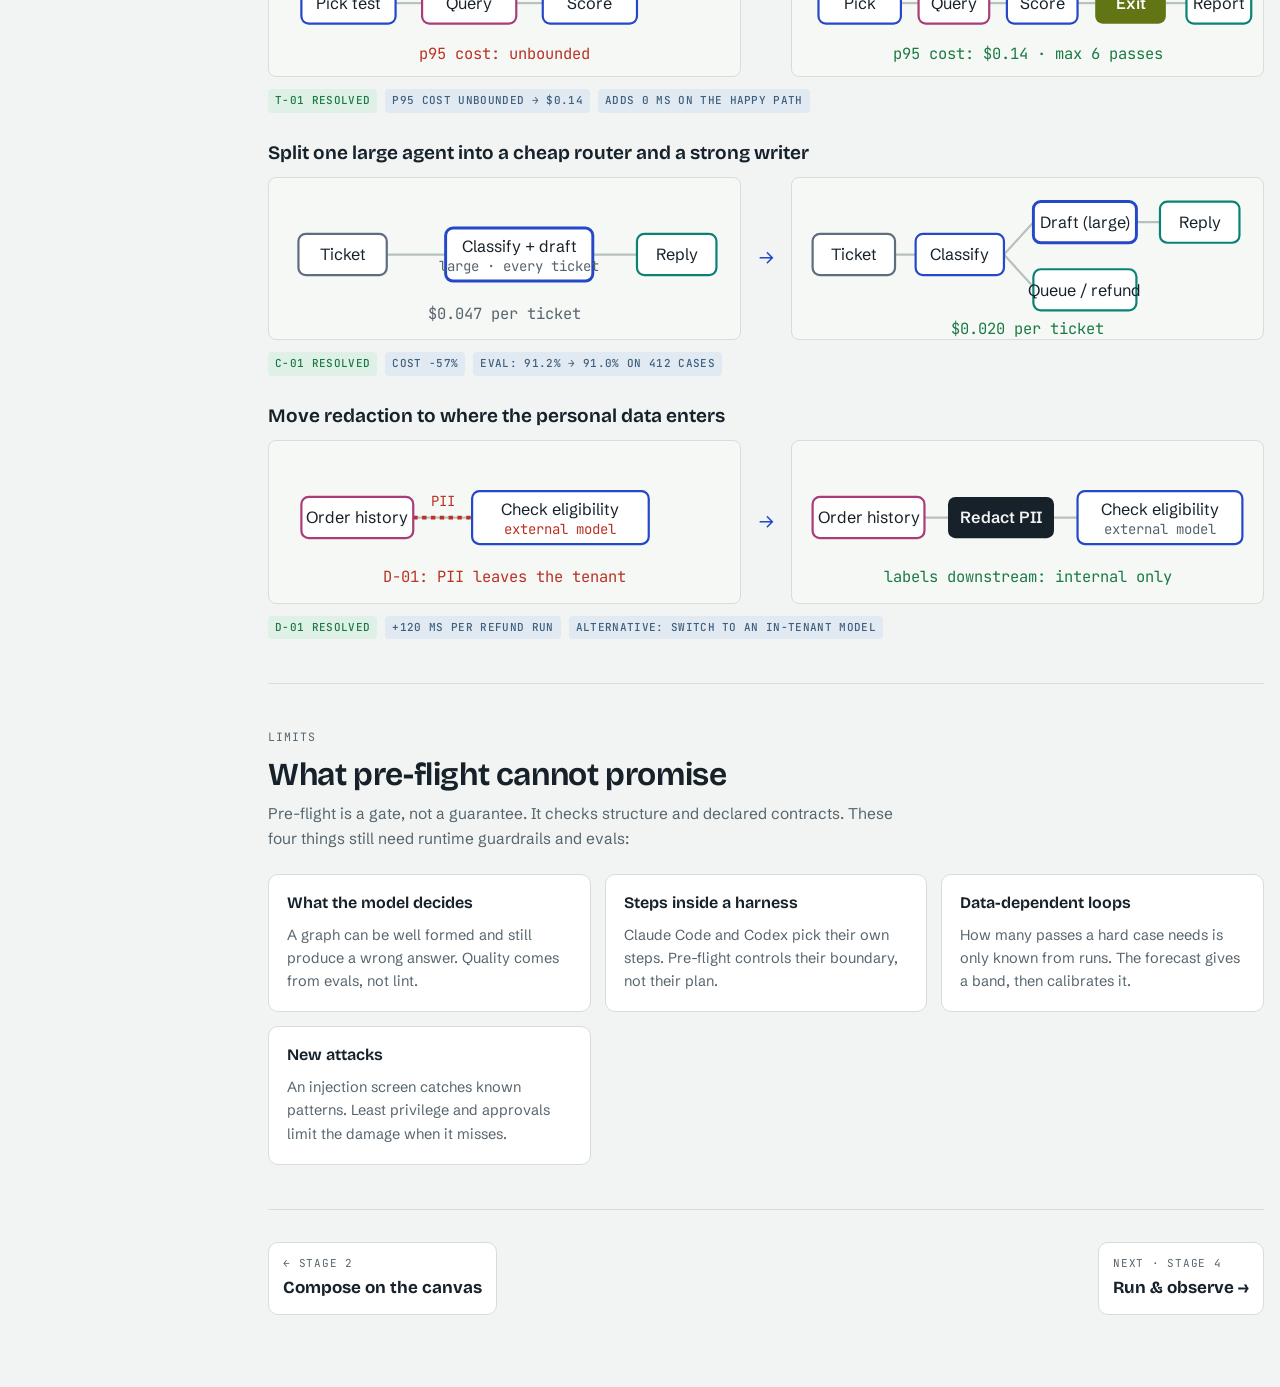
<file: check.html>
<!doctype html>
<html lang="en">
<head>
<meta charset="utf-8">
<meta name="viewport" content="width=device-width, initial-scale=1, viewport-fit=cover">
<title>Trellis · Check</title>
<meta name="claude:viewport-fit-sides" content="cover">
<link rel="preconnect" href="https://fonts.googleapis.com">
<link rel="preconnect" href="https://fonts.gstatic.com" crossorigin>
<link rel="stylesheet" href="https://fonts.googleapis.com/css2?family=Bricolage+Grotesque:opsz,wght@12..96,500;12..96,650;12..96,700&family=JetBrains+Mono:wght@400;500;600&family=Schibsted+Grotesk:wght@400;500;600;700&display=swap">
<link rel="stylesheet" href="styles.css">
<style>
  .outputs { display: grid; grid-template-columns: repeat(auto-fit, minmax(min(100%, 280px), 1fr)); gap: 14px; }
  .outputs .card .big { font-family: var(--f-display); font-size: 30px; font-weight: 700; }
  .term { background: var(--ink); color: var(--bg); border-color: var(--ink); }
  .term .e { color: var(--err-soft); }
  .term .w { color: var(--warn-soft); }
  .term .d { opacity: .65; }
  .sim { display: grid; grid-template-columns: minmax(0, 320px) minmax(0, 1fr); gap: 18px; align-items: start; }
  @media (max-width: 860px) { .sim { grid-template-columns: minmax(0, 1fr); } }
  .controls { display: grid; gap: 14px; }
  .hist svg { width: 100%; height: auto; display: block; }
  .hist .hbar { fill: var(--accent); opacity: .8; }
  .hist .axis { stroke: var(--line-strong); }
  .hist .tick { font: 10.5px var(--f-mono); fill: var(--muted); }
  .hist .mark { stroke-width: 1.5; stroke-dasharray: 4 3; }
  .hist .m50 { stroke: var(--ink); }
  .hist .m95 { stroke: var(--err); }
  .hist .ml { font: 600 11px var(--f-mono); }
  .rating-row { display: grid; grid-template-columns: 170px minmax(0, 1fr) 46px; gap: 12px; align-items: center; font-size: 14px; padding: 8px 0; border-bottom: 1px solid var(--line); }
  .rating-row:last-child { border-bottom: 0; }
  .rating-row .bar { height: 10px; }
  .rating-row .bar > i { transition: width .35s; }
  .rating-row small { display: block; color: var(--muted); font-size: 12.5px; }
  @media (max-width: 560px) { .rating-row { grid-template-columns: minmax(0, 1fr) 46px; } .rating-row .bar { grid-column: 1 / -1; grid-row: 2; } }
  .bigscore { font-family: var(--f-display); font-size: 56px; line-height: 1; font-weight: 700; font-variant-numeric: tabular-nums; }
  .ba { display: grid; grid-template-columns: minmax(0, 1fr) 30px minmax(0, 1fr); gap: 10px; align-items: center; }
  .ba svg { width: 100%; height: auto; display: block; background: var(--surface-2); border: 1px solid var(--line); border-radius: 8px; }
  .ba .arrow { text-align: center; color: var(--accent); font-size: 20px; }
  @media (max-width: 640px) { .ba { grid-template-columns: minmax(0, 1fr); } .ba .arrow { transform: rotate(90deg); } }
  .delta { display: flex; gap: 8px; flex-wrap: wrap; }
  td.rule-id { font-family: var(--f-mono); font-size: 12.5px; white-space: nowrap; }
</style>
</head>
<body>
<div class="shell" data-page="check">
  <nav id="rail" class="rail" aria-label="Prototype pages"></nav>
  <main class="main">
    <div class="page">
      <header class="page-head">
        <p class="eyebrow">Stage 3 · Check</p>
        <h1>Pre-flight: find the problems before the first run</h1>
        <p class="lede">A compiler reads code and refuses to build it if the types do not line up. Pre-flight does the same for an agent system. It reads the graph and the contracts of every node, then reports what will break, what it will cost and how safe it is. This is the part of Trellis that few tools offer today, and the one to build first.</p>
      </header>

      <section class="section" aria-labelledby="out-h">
        <div class="section-head">
          <p class="eyebrow">What you get</p>
          <h2 id="out-h">Three outputs from one pass over the graph</h2>
        </div>
        <div class="outputs">
          <div class="card"><span class="eyebrow">1 · Lint</span><span class="big">Findings</span><p>Errors block promotion beyond dev. Warnings need an owner's sign-off. Suggestions are optional. Every finding names the node, the reason and a fix that can be applied in one click.</p></div>
          <div class="card"><span class="eyebrow">2 · Forecast</span><span class="big">Cost & time</span><p>Per run and per month, at p50 and p95, with human wait reported separately. Estimated from contracts at first, then calibrated against the system's own traces.</p></div>
          <div class="card"><span class="eyebrow">3 · Rating</span><span class="big">0–100</span><p>A weighted score across safety, data protection, reliability, cost, quality and observability. It helps teams compare systems and track progress. It never replaces the error gate.</p></div>
        </div>
        <div class="split">
          <div class="stack">
            <h3>It runs in four places</h3>
            <ul class="list-check">
              <li><span><b>On the canvas</b>, on every edit, as on the Compose page.</span></li>
              <li><span><b>In the terminal</b> with <code>trellis preflight</code>, for teams who write the spec by hand.</span></li>
              <li><span><b>In CI</b> as a required check on any pull request that changes a graph, a prompt or a policy.</span></li>
              <li><span><b>On drift.</b> When a connector changes a tool schema, a model is retired or org policy tightens, every affected graph is re-checked and its owner is told.</span></li>
            </ul>
          </div>
<pre class="code term" aria-label="Example CI output"><span class="d">$</span> trellis preflight systems/support-triage.trellis.yaml

<span class="e">✗ S-01 error</span>  "Issue refund" writes at tier 3, no approval   <span class="d">t12</span>
<span class="e">✗ D-01 error</span>  PII from "Order history" reaches an
               external model in "Check refund eligibility" <span class="d">t11</span>
<span class="w">• C-01 hint </span>  "Classify intent" uses a large model         <span class="d">t3</span>

forecast  cost/run  p50 $0.020   p95 $0.030
          latency   p50 13.6 s   p95 17.7 s
rating    61/100
gate      <span class="e">FAIL</span>  2 errors must be fixed before staging</pre>
        </div>
      </section>

      <section class="section" id="rules" aria-labelledby="rules-h">
        <div class="section-head">
          <p class="eyebrow">Rule catalog</p>
          <h2 id="rules-h">Seventeen rules to start with</h2>
          <p>Each rule reads the graph shape plus node contracts. "Needs" says how much of a node must be visible for the rule to work. Rules marked glass box cannot see inside a coding harness.</p>
        </div>
        <div class="row" id="ruleFilters"></div>
        <div class="table-wrap">
          <table>
            <thead><tr><th>ID</th><th>Severity</th><th>Detects</th><th>Why it matters</th><th>Suggested fix</th><th>Needs</th></tr></thead>
            <tbody id="ruleRows"></tbody>
          </table>
        </div>
      </section>

      <section class="section" id="forecast" aria-labelledby="fc-h">
        <div class="section-head">
          <p class="eyebrow">Forecast simulator</p>
          <h2 id="fc-h">What an investigation loop will really cost</h2>
          <p>This simulates 2,000 runs of a loop like the incident investigator. Each run draws its iteration count and token use at random. Move the controls and watch the long tail. The average is rarely the number that hurts.</p>
        </div>
        <div class="sim">
          <div class="panel"><div class="panel-body controls" id="controls"></div></div>
          <div class="stack">
            <div class="stats" id="simStats"></div>
            <div class="panel hist"><div class="panel-head"><span class="eyebrow">Cost per run across 2,000 simulated runs</span><span class="small muted" id="histNote"></span></div><div class="panel-body" id="hist"></div></div>
            <div class="callout"><b>Static estimate vs calibrated</b><p>Before a system runs, the forecast uses declared token counts and wide uncertainty. After a few hundred runs Trellis fits the real distributions from traces, so the band narrows. Usually the mean moves too, because declared numbers tend to be guesses.</p></div>
          </div>
        </div>
      </section>

      <section class="section" aria-labelledby="rate-h">
        <div class="section-head">
          <p class="eyebrow">Rating</p>
          <h2 id="rate-h">How the support-triage system scores, before and after its fixes</h2>
          <p>Six dimensions, each scored from findings, contracts, eval results and trace coverage. Weights are set by org policy. A system with any open error cannot be promoted, whatever its score.</p>
        </div>
        <div class="row"><div class="seg" role="group" aria-label="Rating state" style="display:inline-flex;border:1px solid var(--line-strong);border-radius:8px;overflow:hidden">
          <button class="chip" data-r="before" aria-pressed="true" style="border-radius:0">Before fixes</button>
          <button class="chip" data-r="after" aria-pressed="false" style="border-radius:0">After fixes</button>
        </div></div>
        <div class="split-wide">
          <div class="panel"><div class="panel-body" id="ratingRows" style="gap:0"></div></div>
          <div class="card" style="justify-items:start">
            <span class="eyebrow">Overall</span>
            <span class="bigscore" id="score">61</span>
            <span class="pill" id="gate">Blocked: 2 errors</span>
            <p id="scoreNote"></p>
          </div>
        </div>
      </section>

      <section class="section" aria-labelledby="fix-h">
        <div class="section-head">
          <p class="eyebrow">Suggested corrections</p>
          <h2 id="fix-h">Three fixes pre-flight proposes, shown as graph changes</h2>
          <p>A suggestion is a diff to the graph, not a paragraph of advice. It is applied, re-checked and re-forecast before anyone accepts it.</p>
        </div>
        <div class="stack" style="gap:28px">
          <div class="stack">
            <h3>Give a loop a way out</h3>
            <div class="ba">
              <svg viewBox="0 0 320 120" aria-label="Before: a loop of pick, query, score with no exit">
                <g fill="none" stroke="var(--line-strong)" stroke-width="1.5"><path d="M86 70h18M168 70h18"/><path d="M250 58c0-46-200-46-200 0" stroke="var(--accent)" stroke-dasharray="5 4"/></g>
                <rect x="22" y="56" width="64" height="28" rx="5" fill="var(--surface)" stroke="var(--k-agent)" stroke-width="1.5"/><text x="54" y="74" text-anchor="middle" class="svg-text" style="font-size:11px">Pick test</text>
                <rect x="104" y="56" width="64" height="28" rx="5" fill="var(--surface)" stroke="var(--k-data)" stroke-width="1.5"/><text x="136" y="74" text-anchor="middle" class="svg-text" style="font-size:11px">Query</text>
                <rect x="186" y="56" width="64" height="28" rx="5" fill="var(--surface)" stroke="var(--k-agent)" stroke-width="1.5"/><text x="218" y="74" text-anchor="middle" class="svg-text" style="font-size:11px">Score</text>
                <text x="160" y="108" text-anchor="middle" class="svg-mono" style="font-size:10.5px;fill:var(--err)">p95 cost: unbounded</text>
              </svg>
              <span class="arrow" aria-hidden="true">→</span>
              <svg viewBox="0 0 320 120" aria-label="After: an exit node with success test, 6 iterations and a budget">
                <g fill="none" stroke="var(--line-strong)" stroke-width="1.5"><path d="M74 70h12M134 70h12M194 70h12"/><path d="M254 70h14"/><path d="M230 56c0-44-182-44-182 0" stroke="var(--accent)" stroke-dasharray="5 4"/></g>
                <rect x="18" y="56" width="56" height="28" rx="5" fill="var(--surface)" stroke="var(--k-agent)" stroke-width="1.5"/><text x="46" y="74" text-anchor="middle" class="svg-text" style="font-size:11px">Pick</text>
                <rect x="86" y="56" width="48" height="28" rx="5" fill="var(--surface)" stroke="var(--k-data)" stroke-width="1.5"/><text x="110" y="74" text-anchor="middle" class="svg-text" style="font-size:11px">Query</text>
                <rect x="146" y="56" width="48" height="28" rx="5" fill="var(--surface)" stroke="var(--k-agent)" stroke-width="1.5"/><text x="170" y="74" text-anchor="middle" class="svg-text" style="font-size:11px">Score</text>
                <rect x="206" y="56" width="48" height="28" rx="5" fill="var(--k-control)"/><text x="230" y="74" text-anchor="middle" style="font-size:11px;font-weight:600;fill:var(--surface);font-family:var(--f-body)">Exit</text>
                <rect x="268" y="56" width="44" height="28" rx="5" fill="var(--surface)" stroke="var(--k-tool)" stroke-width="1.5"/><text x="290" y="74" text-anchor="middle" class="svg-text" style="font-size:11px">Report</text>
                <text x="160" y="108" text-anchor="middle" class="svg-mono" style="font-size:10.5px;fill:var(--ok)">p95 cost: $0.14 · max 6 passes</text>
              </svg>
            </div>
            <div class="delta"><span class="pill ok">T-01 resolved</span><span class="pill info">p95 cost unbounded → $0.14</span><span class="pill info">adds 0 ms on the happy path</span></div>
          </div>
          <div class="stack">
            <h3>Split one large agent into a cheap router and a strong writer</h3>
            <div class="ba">
              <svg viewBox="0 0 320 110" aria-label="Before: one large model classifies and drafts">
                <g fill="none" stroke="var(--line-strong)" stroke-width="1.5"><path d="M80 52h40M220 52h30"/></g>
                <rect x="20" y="38" width="60" height="28" rx="5" fill="var(--surface)" stroke="var(--k-trigger)" stroke-width="1.5"/><text x="50" y="56" text-anchor="middle" class="svg-text" style="font-size:11px">Ticket</text>
                <rect x="120" y="34" width="100" height="36" rx="5" fill="var(--surface)" stroke="var(--k-agent)" stroke-width="2"/><text x="170" y="50" text-anchor="middle" class="svg-text" style="font-size:11px">Classify + draft</text><text x="170" y="63" text-anchor="middle" class="svg-mono" style="font-size:9.5px">large · every ticket</text>
                <rect x="250" y="38" width="54" height="28" rx="5" fill="var(--surface)" stroke="var(--k-tool)" stroke-width="1.5"/><text x="277" y="56" text-anchor="middle" class="svg-text" style="font-size:11px">Reply</text>
                <text x="160" y="96" text-anchor="middle" class="svg-mono" style="font-size:10.5px;fill:var(--muted)">$0.047 per ticket</text>
              </svg>
              <span class="arrow" aria-hidden="true">→</span>
              <svg viewBox="0 0 320 110" aria-label="After: a small classifier routes, a large model drafts only questions">
                <g fill="none" stroke="var(--line-strong)" stroke-width="1.5"><path d="M70 52h14M144 52l20-22M144 52l20 22M234 30h16"/></g>
                <rect x="14" y="38" width="56" height="28" rx="5" fill="var(--surface)" stroke="var(--k-trigger)" stroke-width="1.5"/><text x="42" y="56" text-anchor="middle" class="svg-text" style="font-size:11px">Ticket</text>
                <rect x="84" y="38" width="60" height="28" rx="5" fill="var(--surface)" stroke="var(--k-agent)" stroke-width="1.5"/><text x="114" y="56" text-anchor="middle" class="svg-text" style="font-size:11px">Classify</text>
                <rect x="164" y="16" width="70" height="28" rx="5" fill="var(--surface)" stroke="var(--k-agent)" stroke-width="2"/><text x="199" y="34" text-anchor="middle" class="svg-text" style="font-size:11px">Draft (large)</text>
                <rect x="164" y="62" width="70" height="28" rx="5" fill="var(--surface)" stroke="var(--k-tool)" stroke-width="1.5"/><text x="199" y="80" text-anchor="middle" class="svg-text" style="font-size:11px">Queue / refund</text>
                <rect x="250" y="16" width="54" height="28" rx="5" fill="var(--surface)" stroke="var(--k-tool)" stroke-width="1.5"/><text x="277" y="34" text-anchor="middle" class="svg-text" style="font-size:11px">Reply</text>
                <text x="160" y="106" text-anchor="middle" class="svg-mono" style="font-size:10.5px;fill:var(--ok)">$0.020 per ticket</text>
              </svg>
            </div>
            <div class="delta"><span class="pill ok">C-01 resolved</span><span class="pill info">cost −57%</span><span class="pill info">eval: 91.2% → 91.0% on 412 cases</span></div>
          </div>
          <div class="stack">
            <h3>Move redaction to where the personal data enters</h3>
            <div class="ba">
              <svg viewBox="0 0 320 110" aria-label="Before: order history flows straight into an external model">
                <g fill="none" stroke="var(--line-strong)" stroke-width="1.5"><path d="M98 52h40"/><path d="M98 52h40" stroke="var(--err)" stroke-width="2.5" stroke-dasharray="3 3"/></g>
                <rect x="22" y="38" width="76" height="28" rx="5" fill="var(--surface)" stroke="var(--k-data)" stroke-width="1.5"/><text x="60" y="56" text-anchor="middle" class="svg-text" style="font-size:11px">Order history</text>
                <rect x="138" y="34" width="120" height="36" rx="5" fill="var(--surface)" stroke="var(--k-agent)" stroke-width="1.5"/><text x="198" y="50" text-anchor="middle" class="svg-text" style="font-size:11px">Check eligibility</text><text x="198" y="63" text-anchor="middle" class="svg-mono" style="font-size:9.5px;fill:var(--err)">external model</text>
                <text x="118" y="44" text-anchor="middle" class="svg-mono" style="font-size:9.5px;fill:var(--err)">PII</text>
                <text x="160" y="96" text-anchor="middle" class="svg-mono" style="font-size:10.5px;fill:var(--err)">D-01: PII leaves the tenant</text>
              </svg>
              <span class="arrow" aria-hidden="true">→</span>
              <svg viewBox="0 0 320 110" aria-label="After: a PII redaction guardrail sits between the data and the model">
                <g fill="none" stroke="var(--line-strong)" stroke-width="1.5"><path d="M90 52h16M178 52h16"/></g>
                <rect x="14" y="38" width="76" height="28" rx="5" fill="var(--surface)" stroke="var(--k-data)" stroke-width="1.5"/><text x="52" y="56" text-anchor="middle" class="svg-text" style="font-size:11px">Order history</text>
                <rect x="106" y="38" width="72" height="28" rx="5" fill="var(--k-govern)"/><text x="142" y="56" text-anchor="middle" style="font-size:11px;font-weight:600;fill:var(--bg);font-family:var(--f-body)">Redact PII</text>
                <rect x="194" y="34" width="112" height="36" rx="5" fill="var(--surface)" stroke="var(--k-agent)" stroke-width="1.5"/><text x="250" y="50" text-anchor="middle" class="svg-text" style="font-size:11px">Check eligibility</text><text x="250" y="63" text-anchor="middle" class="svg-mono" style="font-size:9.5px">external model</text>
                <text x="160" y="96" text-anchor="middle" class="svg-mono" style="font-size:10.5px;fill:var(--ok)">labels downstream: internal only</text>
              </svg>
            </div>
            <div class="delta"><span class="pill ok">D-01 resolved</span><span class="pill info">+120 ms per refund run</span><span class="pill info">alternative: switch to an in-tenant model</span></div>
          </div>
        </div>
      </section>

      <section class="section" aria-labelledby="lim-h">
        <div class="section-head">
          <p class="eyebrow">Limits</p>
          <h2 id="lim-h">What pre-flight cannot promise</h2>
          <p>Pre-flight is a gate, not a guarantee. It checks structure and declared contracts. These four things still need runtime guardrails and evals:</p>
        </div>
        <div class="grid">
          <div class="card"><h4>What the model decides</h4><p>A graph can be well formed and still produce a wrong answer. Quality comes from evals, not lint.</p></div>
          <div class="card"><h4>Steps inside a harness</h4><p>Claude Code and Codex pick their own steps. Pre-flight controls their boundary, not their plan.</p></div>
          <div class="card"><h4>Data-dependent loops</h4><p>How many passes a hard case needs is only known from runs. The forecast gives a band, then calibrates it.</p></div>
          <div class="card"><h4>New attacks</h4><p>An injection screen catches known patterns. Least privilege and approvals limit the damage when it misses.</p></div>
        </div>
      </section>

      <nav class="next-prev" aria-label="Previous and next pages">
        <a href="canvas.html#triage"><span>← Stage 2</span><b>Compose on the canvas</b></a>
        <a href="run.html"><span>Next · Stage 4</span><b>Run & observe →</b></a>
      </nav>
    </div>
  </main>
</div>
<script src="shared.js"></script>
<script>
(function () {
  // ---------- rule catalog ----------
  const G = { T: "Termination", S: "Safety", D: "Data", C: "Cost", R: "Reliability", O: "Observability" };
  const RULES = [
    ["T-01", "error", "A loop with no exit node", "Runs until a timeout or a bill stops it. p95 cost is unbounded.", "Insert exit: success test, max iterations, budget", "graph"],
    ["T-02", "error", "An exit whose success test reads a field no node produces", "The success branch can never be taken, so every run ends on the cap.", "Point the test at a produced field", "glass box"],
    ["T-03", "warn", "Fan-out over a list with no maximum", "One PR with 900 files becomes 900 harness sessions.", "Cap items, batch the rest", "graph"],
    ["T-04", "warn", "An exit with a success test but no cap or budget", "If the test is never met, there is still no ceiling.", "Add max iterations and budget", "graph"],
    ["S-01", "error", "Tier 3 write with no approval; tier 2 with no approval or output check", "Money moves or customers see output that nobody checked.", "Insert approval before the write", "contracts"],
    ["S-02", "error", "Harness outside a sandbox, or with open network egress", "The harness can read host secrets or send code anywhere.", "Sandbox it; allowlist egress", "contracts"],
    ["S-03", "warn", "Untrusted text reaches a node that can act, with no screen", "Instructions hidden in a ticket or PR can steer tool calls.", "Insert injection screen after the source", "contracts"],
    ["S-04", "info", "An agent granted tools it has not used in 200 runs", "Unused permissions are attack surface with no benefit.", "Remove the tools from the grant", "traces"],
    ["D-01", "error", "A data class reaches a node outside its allowed boundary", "PII reaches a model or store that policy does not allow.", "Insert redaction, or switch to an in-tenant model", "contracts"],
    ["D-02", "warn", "Memory write of PII with no retention rule", "Personal data lingers in vector memory indefinitely.", "Set retention and a deletion path", "contracts"],
    ["C-01", "info", "A large model on a classify or extract step", "Small models usually match on these tasks at a fraction of the cost.", "Swap the model, run the eval set", "contracts + evals"],
    ["C-02", "warn", "Context grows on every loop pass", "Input tokens compound about 1.5× per pass.", "Compact context between iterations", "graph"],
    ["C-03", "info", "Static prompt prefix placed after dynamic content", "Prompt caching misses on every call.", "Reorder: instructions and tools first", "glass box"],
    ["R-01", "warn", "Approval with no timeout or fallback", "Runs sit open forever when nobody answers.", "Timeout, then escalate", "graph"],
    ["R-02", "warn", "External call with no timeout or retry policy", "One slow API stalls the whole run.", "Inherit connector defaults", "contracts"],
    ["R-03", "error", "Checkpoints off while the graph waits for people", "A restart loses the run and repays every step before it.", "Checkpoint at every node", "graph"],
    ["O-01", "warn", "No eval set attached", "No one can tell whether a change helps. Quality cannot be rated.", "Bootstrap from recent runs plus written cases", "system"]
  ];
  let grp = "all";
  const f = $("#ruleFilters");
  f.innerHTML = [["all", "All"], ...Object.entries(G)].map(([k, v]) => `<button class="chip" data-g="${k}" aria-pressed="${k === "all"}">${v}</button>`).join("");
  f.addEventListener("click", (e) => { const b = e.target.closest("button"); if (!b) return; grp = b.dataset.g; $$("button", f).forEach((x) => x.setAttribute("aria-pressed", String(x === b))); rules(); });
  function rules() {
    $("#ruleRows").innerHTML = RULES.filter((r) => grp === "all" || r[0][0] === grp).map((r) => `<tr><td class="rule-id">${r[0]}<br><span class="small muted" style="font-family:var(--f-body)">${G[r[0][0]]}</span></td><td><span class="pill ${r[1] === "error" ? "err" : r[1] === "warn" ? "warn" : "info"}">${r[1] === "info" ? "suggestion" : r[1] === "warn" ? "warning" : "error"}</span></td><td>${r[2]}</td><td class="muted">${r[3]}</td><td>${r[4]}</td><td><span class="pill">${r[5]}</span></td></tr>`).join("");
  }
  rules();

  // ---------- forecast simulator ----------
  const TIERS = { large: { n: "Large · in-tenant", pin: 2.5, pout: 10, base: 700, mpt: 22 }, medium: { n: "Medium · in-tenant", pin: 0.4, pout: 1.6, base: 450, mpt: 12 }, small: { n: "Small · in-tenant", pin: 0.1, pout: 0.4, base: 300, mpt: 7 } };
  const P = { runs: 400, tier: "large", tin: 4000, tout: 300, exp: 3, max: 8, compact: false, cache: 30, appr: 15, wait: 25, calibrated: false };
  const ctl = $("#controls");
  const range = (k, label, min, max, step, unit) => `<label class="field"><span><span>${label}</span><output id="o_${k}">${P[k]}${unit || ""}</output></span><input type="range" id="c_${k}" min="${min}" max="${max}" step="${step}" value="${P[k]}"></label>`;
  ctl.innerHTML = `
    ${range("runs", "Runs per day", 10, 5000, 10)}
    <label class="field"><span>Model for the reasoning steps</span><select id="c_tier">${Object.entries(TIERS).map(([k, t]) => `<option value="${k}"${k === P.tier ? " selected" : ""}>${t.n}</option>`).join("")}</select></label>
    ${range("tin", "Input tokens per step", 500, 16000, 250)}
    ${range("exp", "Expected loop passes", 1, 8, 1)}
    ${range("max", "Max loop passes (exit cap)", 1, 20, 1)}
    <label class="switch"><input type="checkbox" id="c_compact"> Compact context between passes</label>
    ${range("cache", "Prompt cache hit rate", 0, 90, 5, "%")}
    ${range("appr", "Runs needing human approval", 0, 100, 5, "%")}
    ${range("wait", "Median approval wait", 1, 240, 1, " min")}
    <label class="switch"><input type="checkbox" id="c_calibrated"> Calibrated from 2,340 real runs</label>`;
  ctl.addEventListener("input", (e) => {
    const k = e.target.id.slice(2); if (!(k in P)) return;
    P[k] = e.target.type === "checkbox" ? e.target.checked : e.target.tagName === "SELECT" ? e.target.value : +e.target.value;
    if (k === "exp" && P.max < P.exp) { P.max = P.exp; $("#c_max").value = P.max; }
    if (k === "max" && P.exp > P.max) { P.exp = P.max; $("#c_exp").value = P.exp; }
    ["runs", "tin", "exp", "max", "cache", "appr", "wait"].forEach((x) => { const o = $("#o_" + x); if (o) o.textContent = P[x] + (x === "cache" || x === "appr" ? "%" : x === "wait" ? " min" : ""); });
    sim();
  });
  // seeded random so the picture is stable between renders
  let seed = 7; const rnd = () => { seed = (seed * 16807) % 2147483647; return (seed - 1) / 2147483646; };
  const normal = () => { let u = 0, v = 0; while (!u) u = rnd(); while (!v) v = rnd(); return Math.sqrt(-2 * Math.log(u)) * Math.cos(2 * Math.PI * v); };
  const q = (arr, p) => arr[Math.min(arr.length - 1, Math.floor(p * arr.length))];
  function sim() {
    seed = 7;
    const t = TIERS[P.tier], N = 2000, sigma = P.calibrated ? 0.14 : 0.38, bias = P.calibrated ? 0.82 : 1;
    const g = P.compact ? 1.05 : 1.5, pIn = t.pin * (1 - (P.cache / 100) * 0.75);
    const costs = [], lats = [], waits = []; let capped = 0;
    const pSucc = 1 / Math.max(1, P.exp);
    for (let r = 0; r < N; r++) {
      let it = 1; while (rnd() > pSucc && it < 60) it++;
      if (it > P.max) { it = P.max; capped++; }
      let c = 0.004, l = 2200;
      for (let i = 0; i < it; i++) {
        const tin = P.tin * Math.pow(g, i) * bias * Math.exp(sigma * normal());
        const tout = P.tout * bias * Math.exp(sigma * normal());
        c += 2 * (tin * pIn + tout * t.pout) / 1e6; // two reasoning calls per pass
        l += 2 * (t.base + tout * t.mpt) + 300;
      }
      costs.push(c); lats.push(l);
      if (rnd() < P.appr / 100) waits.push(P.wait * Math.exp(0.6 * normal()));
    }
    const sc = [...costs].sort((a, b) => a - b), sl = [...lats].sort((a, b) => a - b), sw = waits.sort((a, b) => a - b);
    const mean = costs.reduce((s, x) => s + x, 0) / N;
    const p50 = q(sc, 0.5), p95 = q(sc, 0.95), p99 = q(sc, 0.99);
    const month = mean * P.runs * 30;
    $("#simStats").innerHTML = `
      <div class="stat"><span class="label">Cost per run</span><span class="value num">${fmt$(p50)}</span><span class="note">p50 · mean ${fmt$(mean)}</span></div>
      <div class="stat"><span class="label">p95 cost per run</span><span class="value num" style="color:${p95 > p50 * 3 ? "var(--err)" : "var(--ink)"}">${fmt$(p95)}</span><span class="note">${(p95 / p50).toFixed(1)}× the median</span></div>
      <div class="stat"><span class="label">Per month</span><span class="value num">${fmt$(month)}</span><span class="note">mean × ${P.runs.toLocaleString("en-US")} runs × 30</span></div>
      <div class="stat"><span class="label">Agent time</span><span class="value num">${fmtS(q(sl, 0.5))}</span><span class="note">p95 ${fmtS(q(sl, 0.95))}</span></div>
      <div class="stat"><span class="label">Human wait</span><span class="value num">${sw.length ? Math.round(q(sw, 0.5)) + " min" : "none"}</span><span class="note">${sw.length ? `median, on ${Math.round((sw.length / N) * 100)}% of runs · p95 ${Math.round(q(sw, 0.95))} min` : "no approvals"}</span></div>`;
    $("#histNote").textContent = `${Math.round((capped / N) * 100)}% of runs hit the ${P.max}-pass cap`;
    // histogram
    const Wd = 640, Hd = 220, m = { l: 40, r: 26, t: 18, b: 34 };
    const hi = p99 * 1.05, bins = 36, bw = hi / bins, counts = new Array(bins).fill(0);
    costs.forEach((c) => { counts[Math.min(bins - 1, Math.floor(c / bw))]++; });
    const maxC = Math.max(...counts), x = (v) => m.l + (v / hi) * (Wd - m.l - m.r), y = (c) => Hd - m.b - (c / maxC) * (Hd - m.t - m.b);
    const ticks = 5, step = hi / ticks;
    let svg = `<svg viewBox="0 0 ${Wd} ${Hd}" role="img" aria-label="Histogram of simulated cost per run">`;
    for (let i = 0; i <= 4; i++) { const yy = m.t + (i / 4) * (Hd - m.t - m.b); svg += `<line x1="${m.l}" x2="${Wd - m.r}" y1="${yy}" y2="${yy}" stroke="var(--grid)"/>`; }
    counts.forEach((c, i) => { if (!c) return; const x0 = x(i * bw) + 1, x1 = x((i + 1) * bw) - 1; svg += `<rect class="hbar" x="${x0}" y="${y(c)}" width="${Math.max(1, x1 - x0)}" height="${Hd - m.b - y(c)}"/>`; });
    svg += `<line class="axis" x1="${m.l}" x2="${Wd - m.r}" y1="${Hd - m.b}" y2="${Hd - m.b}"/>`;
    for (let i = 0; i <= ticks; i++) { const v = i * step; svg += `<text class="tick" x="${x(v)}" y="${Hd - m.b + 16}" text-anchor="middle">${v < 1 ? "$" + v.toFixed(v < 0.1 ? 3 : 2) : "$" + v.toFixed(2)}</text>`; }
    svg += `<text class="tick" x="${m.l - 6}" y="${m.t + 4}" text-anchor="end">${maxC}</text><text class="tick" x="${m.l - 6}" y="${Hd - m.b}" text-anchor="end">0</text>`;
    const lab = (v, cls, txt, anchor) => `<line class="mark ${cls}" x1="${x(v)}" x2="${x(v)}" y1="${m.t - 4}" y2="${Hd - m.b}"/><text class="ml" x="${x(v) + (anchor === "end" ? -5 : 5)}" y="${m.t + 6}" text-anchor="${anchor}" style="fill:${cls === "m95" ? "var(--err)" : "var(--ink)"}">${txt}</text>`;
    svg += lab(p50, "m50", "p50 " + fmt$(p50), x(p50) > Wd * 0.7 ? "end" : "start");
    svg += lab(p95, "m95", "p95 " + fmt$(p95), x(p95) > Wd * 0.75 ? "end" : "start");
    svg += `</svg>`;
    $("#hist").innerHTML = svg;
  }
  sim();

  // ---------- rating ----------
  const DIM = [
    ["Safety", 25, "approvals, sandboxes, injection screens", 52, 100],
    ["Data protection", 20, "data classes stay inside their boundary", 25, 100],
    ["Reliability", 15, "timeouts, retries, checkpoints, fallbacks", 86, 96],
    ["Cost efficiency", 15, "right-sized models, cache layout, loop growth", 57, 92],
    ["Quality", 15, "eval pass rate on the attached set", 91, 91],
    ["Observability", 10, "trace coverage and output schemas", 80, 88]
  ];
  function rating(state) {
    const i = state === "before" ? 3 : 4;
    $("#ratingRows").innerHTML = DIM.map((d) => `<div class="rating-row"><span><b>${d[0]}</b><small>${d[2]} · weight ${d[1]}</small></span><div class="bar"><i style="width:${d[i]}%;background:${d[i] >= 85 ? "var(--ok)" : d[i] >= 60 ? "var(--warn)" : "var(--err)"}"></i></div><span class="num mono" style="text-align:right">${d[i]}</span></div>`).join("");
    const score = Math.round(DIM.reduce((s, d) => s + d[1] * d[i], 0) / 100);
    $("#score").textContent = score;
    const g = $("#gate");
    if (state === "before") { g.className = "pill err"; g.textContent = "Blocked: 2 open errors"; $("#scoreNote").textContent = "The weighted score is not terrible. The gate is what matters: an unapproved tier 3 refund and PII reaching an external model block promotion until fixed."; }
    else { g.className = "pill ok"; g.textContent = "Can be promoted to staging"; $("#scoreNote").textContent = "After four one-click fixes: an approval with a timeout, a redaction step and a smaller classifier. Quality is unchanged because the eval pass rate did not move. The canvas shows 100 because it scores findings only. The full rating also weighs eval results and trace coverage."; }
    $$("[data-r]").forEach((b) => b.setAttribute("aria-pressed", String(b.dataset.r === state)));
  }
  $$("[data-r]").forEach((b) => b.addEventListener("click", () => rating(b.dataset.r)));
  rating("before");
})();
</script>
</body>
</html>
</file>
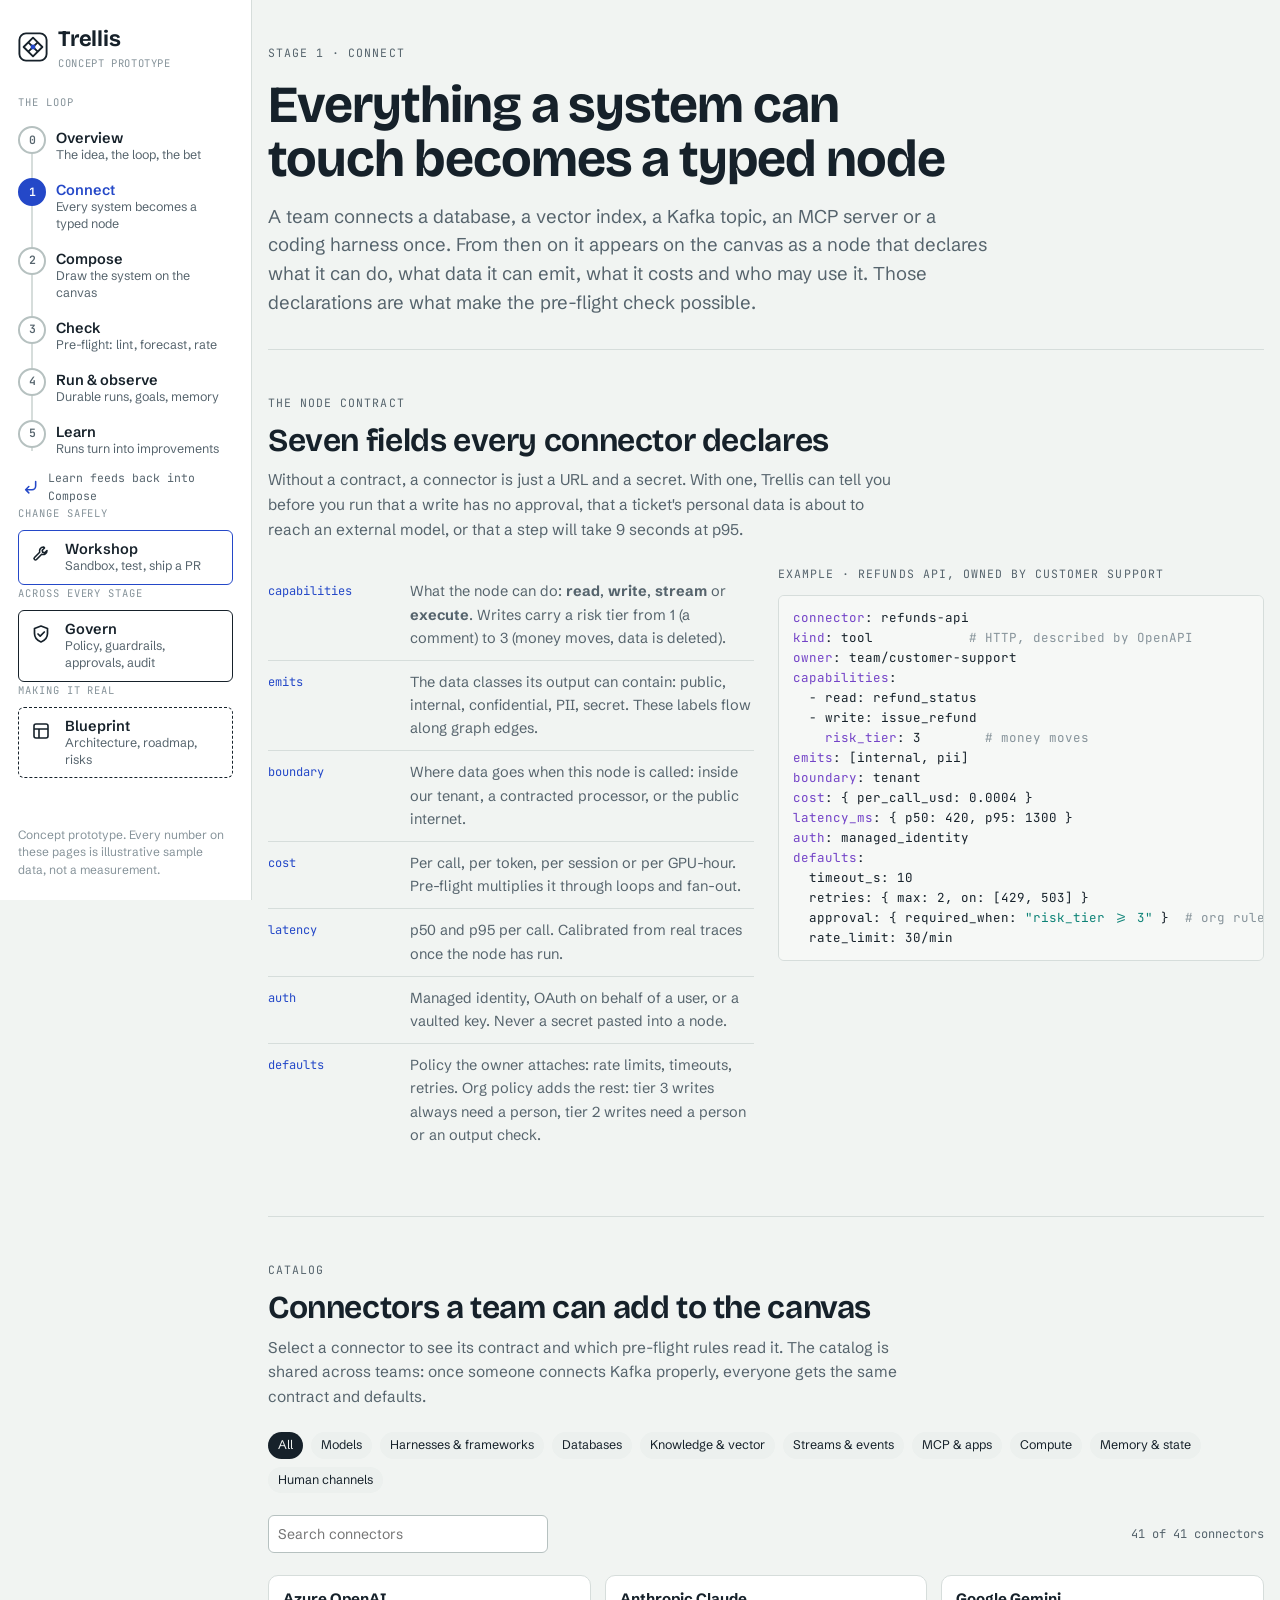
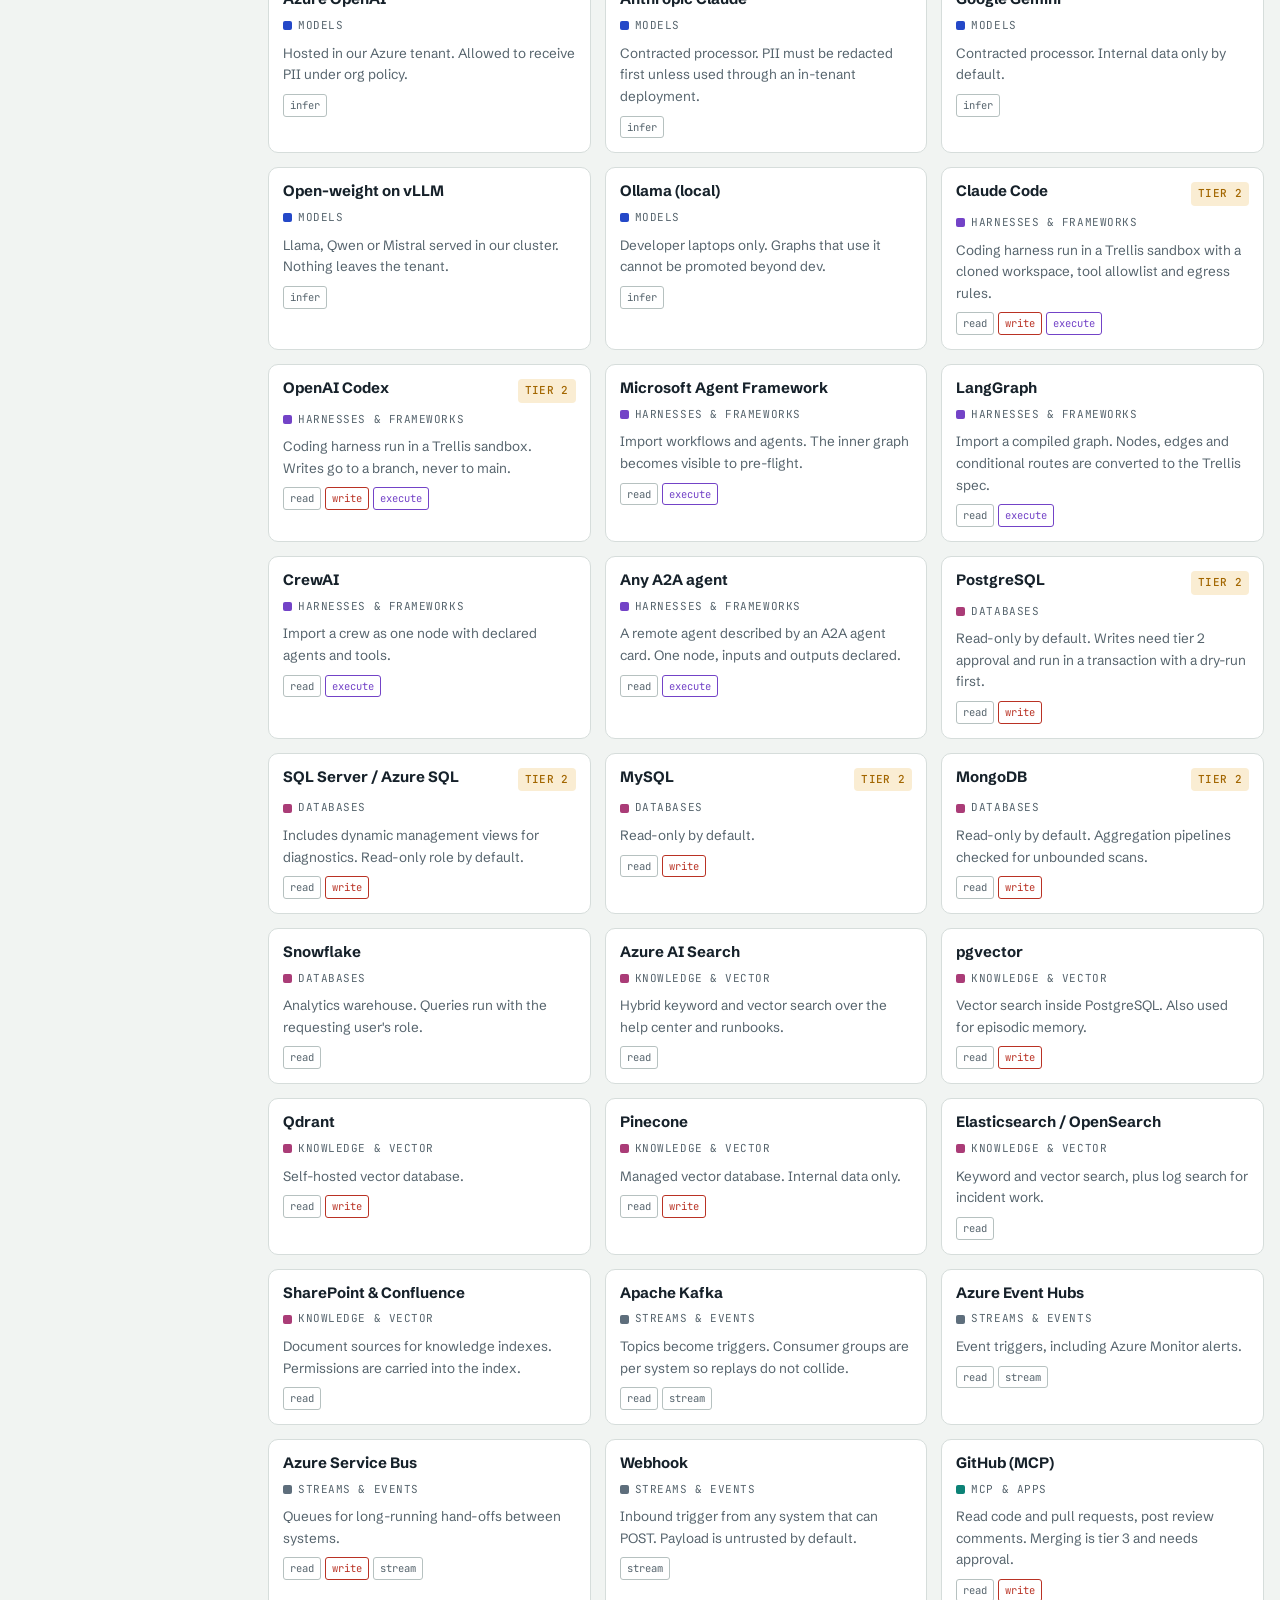
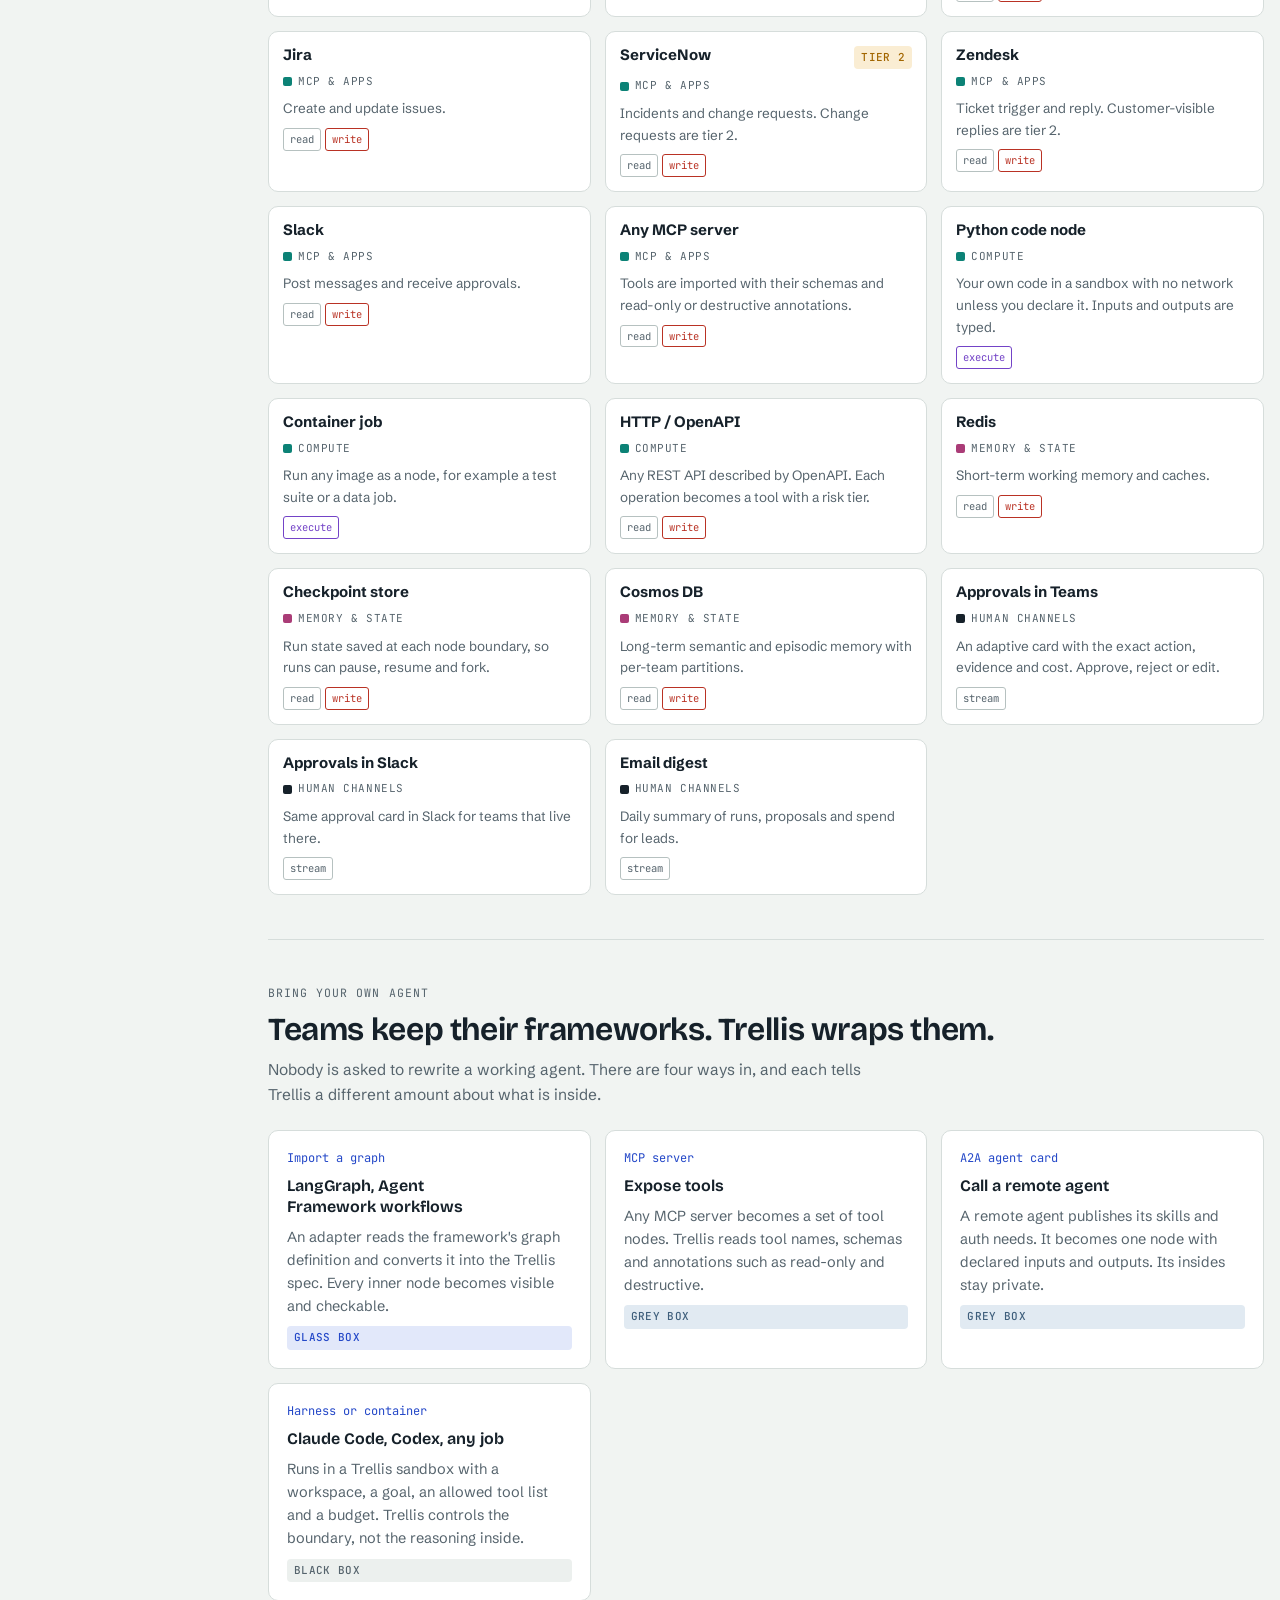
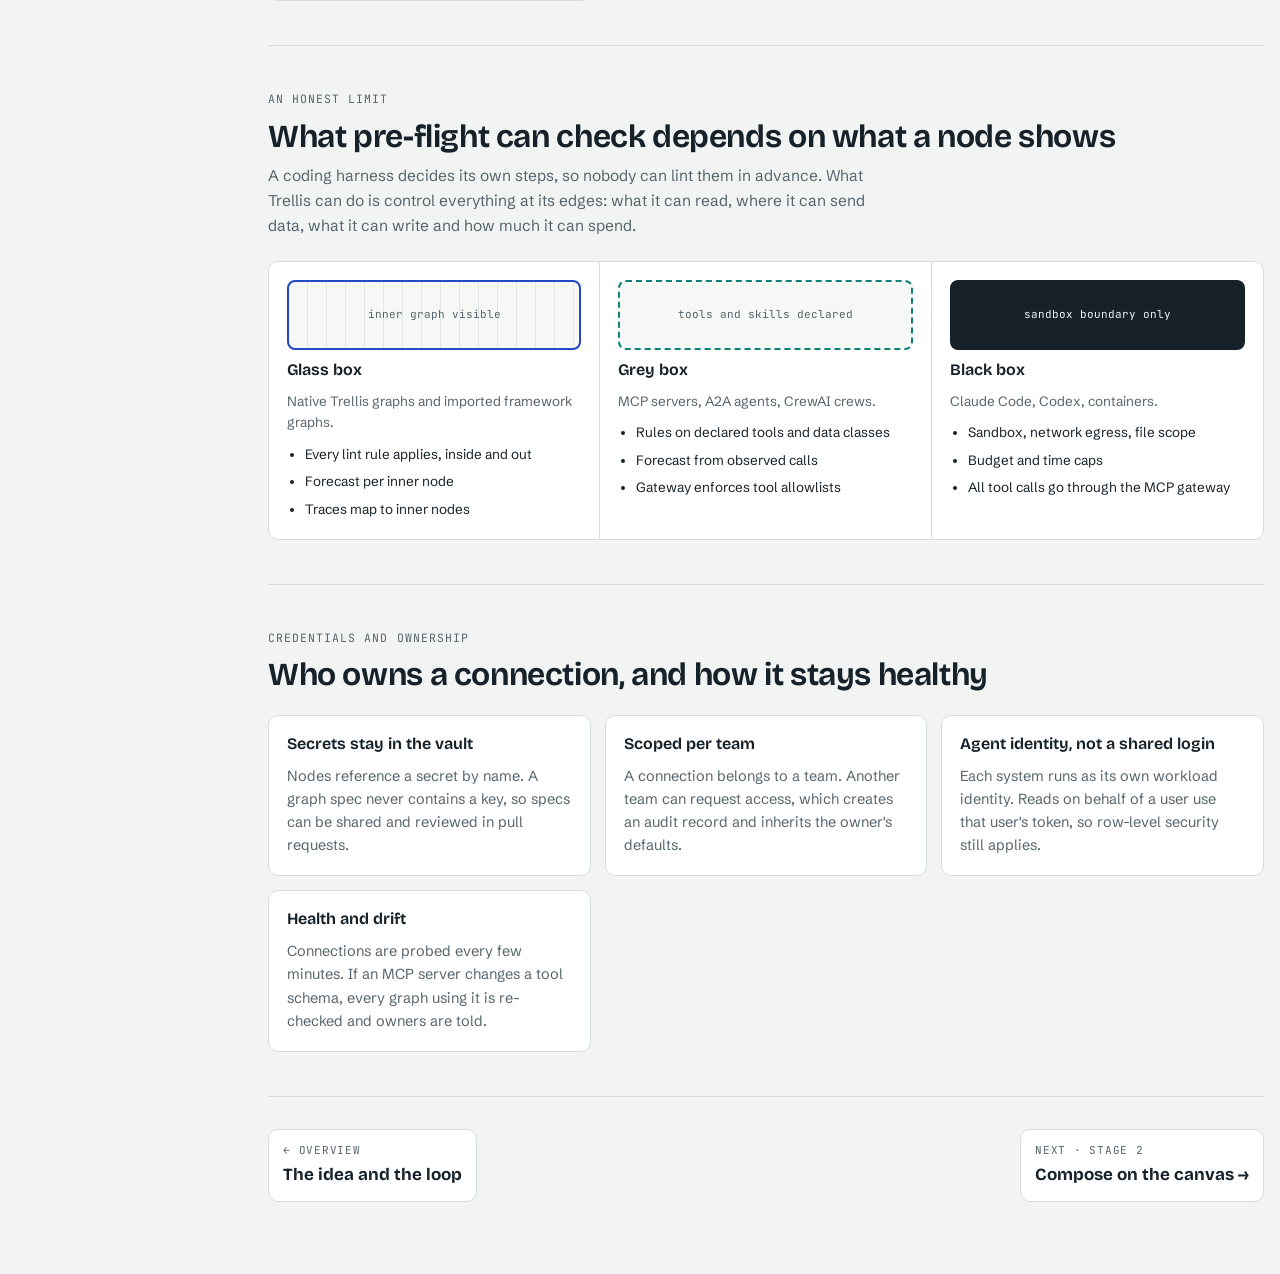
<file: connect.html>
<!doctype html>
<html lang="en">
<head>
<meta charset="utf-8">
<meta name="viewport" content="width=device-width, initial-scale=1, viewport-fit=cover">
<title>Trellis · Connect</title>
<meta name="claude:viewport-fit-sides" content="cover">
<link rel="preconnect" href="https://fonts.googleapis.com">
<link rel="preconnect" href="https://fonts.gstatic.com" crossorigin>
<link rel="stylesheet" href="https://fonts.googleapis.com/css2?family=Bricolage+Grotesque:opsz,wght@12..96,500;12..96,650;12..96,700&family=JetBrains+Mono:wght@400;500;600&family=Schibsted+Grotesk:wght@400;500;600;700&display=swap">
<link rel="stylesheet" href="styles.css">
<style>
  .filters { display: flex; gap: 8px; flex-wrap: wrap; align-items: center; }
  .search { max-width: 280px; }
  .conn { cursor: pointer; text-align: left; font: inherit; color: inherit; background: var(--surface); border: 1px solid var(--line); border-radius: var(--r); padding: 14px; display: grid; gap: 8px; align-content: start; transition: border-color .15s; min-width: 0; }
  .conn:hover { border-color: var(--accent); }
  .conn-top { display: flex; justify-content: space-between; gap: 8px; align-items: start; }
  .conn b { font-size: 15px; line-height: 1.25; }
  .conn p { font-size: 13.5px; color: var(--muted); }
  .caps { display: flex; gap: 4px; flex-wrap: wrap; }
  .cap { font-family: var(--f-mono); font-size: 10.5px; padding: 2px 6px; border-radius: 3px; border: 1px solid var(--line-strong); color: var(--muted); }
  .cap.w { border-color: var(--err); color: var(--err); }
  .cap.x { border-color: var(--k-harness); color: var(--k-harness); }
  .count { font-family: var(--f-mono); font-size: 12px; color: var(--muted); }
  .contract-fields { display: grid; gap: 10px; }
  .contract-fields div { display: grid; grid-template-columns: 130px minmax(0, 1fr); gap: 12px; padding-bottom: 10px; border-bottom: 1px solid var(--line); font-size: 14.5px; }
  .contract-fields div:last-child { border-bottom: 0; }
  .contract-fields dt { font-family: var(--f-mono); font-size: 12px; color: var(--accent); padding-top: 2px; }
  .contract-fields dd { margin: 0; color: var(--muted); }
  @media (max-width: 520px) { .contract-fields div { grid-template-columns: minmax(0, 1fr); gap: 2px; } }
  .vis { display: grid; grid-template-columns: repeat(3, minmax(0, 1fr)); gap: 0; border: 1px solid var(--line); border-radius: var(--r); overflow: hidden; }
  .vis > div { padding: 18px; display: grid; gap: 10px; align-content: start; border-right: 1px solid var(--line); background: var(--surface); min-width: 0; }
  .vis > div:last-child { border-right: 0; }
  .vis .box { height: 70px; border-radius: 8px; display: grid; place-items: center; font-family: var(--f-mono); font-size: 11px; color: var(--muted); }
  .vis .glass { border: 2px solid var(--k-agent); background: repeating-linear-gradient(90deg, transparent 0 18px, var(--grid) 18px 19px), var(--surface-2); }
  .vis .grey { border: 2px dashed var(--k-tool); background: var(--surface-2); }
  .vis .black { border: 2px solid var(--ink); background: var(--ink); color: var(--bg); }
  @media (max-width: 760px) { .vis { grid-template-columns: minmax(0, 1fr); } .vis > div { border-right: 0; border-bottom: 1px solid var(--line); } }
  .byo { display: grid; gap: 8px; }
  .byo .proto { font-family: var(--f-mono); font-size: 12px; color: var(--accent); }
</style>
</head>
<body>
<div class="shell" data-page="connect">
  <nav id="rail" class="rail" aria-label="Prototype pages"></nav>
  <main class="main">
    <div class="page">
      <header class="page-head">
        <p class="eyebrow">Stage 1 · Connect</p>
        <h1>Everything a system can touch becomes a typed node</h1>
        <p class="lede">A team connects a database, a vector index, a Kafka topic, an MCP server or a coding harness once. From then on it appears on the canvas as a node that declares what it can do, what data it can emit, what it costs and who may use it. Those declarations are what make the pre-flight check possible.</p>
      </header>

      <section class="section" aria-labelledby="contract-h">
        <div class="section-head">
          <p class="eyebrow">The node contract</p>
          <h2 id="contract-h">Seven fields every connector declares</h2>
          <p>Without a contract, a connector is just a URL and a secret. With one, Trellis can tell you before you run that a write has no approval, that a ticket's personal data is about to reach an external model, or that a step will take 9 seconds at p95.</p>
        </div>
        <div class="split">
          <dl class="contract-fields">
            <div><dt>capabilities</dt><dd>What the node can do: <b>read</b>, <b>write</b>, <b>stream</b> or <b>execute</b>. Writes carry a risk tier from 1 (a comment) to 3 (money moves, data is deleted).</dd></div>
            <div><dt>emits</dt><dd>The data classes its output can contain: public, internal, confidential, PII, secret. These labels flow along graph edges.</dd></div>
            <div><dt>boundary</dt><dd>Where data goes when this node is called: inside our tenant, a contracted processor, or the public internet.</dd></div>
            <div><dt>cost</dt><dd>Per call, per token, per session or per GPU-hour. Pre-flight multiplies it through loops and fan-out.</dd></div>
            <div><dt>latency</dt><dd>p50 and p95 per call. Calibrated from real traces once the node has run.</dd></div>
            <div><dt>auth</dt><dd>Managed identity, OAuth on behalf of a user, or a vaulted key. Never a secret pasted into a node.</dd></div>
            <div><dt>defaults</dt><dd>Policy the owner attaches: rate limits, timeouts, retries. Org policy adds the rest: tier 3 writes always need a person, tier 2 writes need a person or an output check.</dd></div>
          </dl>
          <div class="stack">
            <span class="eyebrow">Example · refunds API, owned by Customer Support</span>
<pre class="code"><span class="k">connector</span>: refunds-api
<span class="k">kind</span>: tool            <span class="c"># HTTP, described by OpenAPI</span>
<span class="k">owner</span>: team/customer-support
<span class="k">capabilities</span>:
  - read: refund_status
  - write: issue_refund
    <span class="k">risk_tier</span>: 3        <span class="c"># money moves</span>
<span class="k">emits</span>: [internal, pii]
<span class="k">boundary</span>: tenant
<span class="k">cost</span>: { per_call_usd: 0.0004 }
<span class="k">latency_ms</span>: { p50: 420, p95: 1300 }
<span class="k">auth</span>: managed_identity
<span class="k">defaults</span>:
  timeout_s: 10
  retries: { max: 2, on: [429, 503] }
  approval: { required_when: <span class="s">"risk_tier >= 3"</span> }  <span class="c"># org rule</span>
  rate_limit: 30/min</pre>
          </div>
        </div>
      </section>

      <section class="section" aria-labelledby="cat-h">
        <div class="section-head">
          <p class="eyebrow">Catalog</p>
          <h2 id="cat-h">Connectors a team can add to the canvas</h2>
          <p>Select a connector to see its contract and which pre-flight rules read it. The catalog is shared across teams: once someone connects Kafka properly, everyone gets the same contract and defaults.</p>
        </div>
        <div class="filters" id="filters"></div>
        <div class="row" style="justify-content:space-between">
          <input class="search" type="text" id="q" placeholder="Search connectors" aria-label="Search connectors">
          <span class="count" id="count"></span>
        </div>
        <div class="grid" id="catalog"></div>
      </section>

      <section class="section" aria-labelledby="byo-h">
        <div class="section-head">
          <p class="eyebrow">Bring your own agent</p>
          <h2 id="byo-h">Teams keep their frameworks. Trellis wraps them.</h2>
          <p>Nobody is asked to rewrite a working agent. There are four ways in, and each tells Trellis a different amount about what is inside.</p>
        </div>
        <div class="grid">
          <div class="card byo"><span class="proto">Import a graph</span><h4>LangGraph, Agent Framework workflows</h4><p>An adapter reads the framework's graph definition and converts it into the Trellis spec. Every inner node becomes visible and checkable.</p><span class="pill accent">Glass box</span></div>
          <div class="card byo"><span class="proto">MCP server</span><h4>Expose tools</h4><p>Any MCP server becomes a set of tool nodes. Trellis reads tool names, schemas and annotations such as read-only and destructive.</p><span class="pill info">Grey box</span></div>
          <div class="card byo"><span class="proto">A2A agent card</span><h4>Call a remote agent</h4><p>A remote agent publishes its skills and auth needs. It becomes one node with declared inputs and outputs. Its insides stay private.</p><span class="pill info">Grey box</span></div>
          <div class="card byo"><span class="proto">Harness or container</span><h4>Claude Code, Codex, any job</h4><p>Runs in a Trellis sandbox with a workspace, a goal, an allowed tool list and a budget. Trellis controls the boundary, not the reasoning inside.</p><span class="pill">Black box</span></div>
        </div>
      </section>

      <section class="section" aria-labelledby="vis-h">
        <div class="section-head">
          <p class="eyebrow">An honest limit</p>
          <h2 id="vis-h">What pre-flight can check depends on what a node shows</h2>
          <p>A coding harness decides its own steps, so nobody can lint them in advance. What Trellis can do is control everything at its edges: what it can read, where it can send data, what it can write and how much it can spend.</p>
        </div>
        <div class="vis">
          <div><div class="box glass">inner graph visible</div><h4>Glass box</h4><p class="small muted">Native Trellis graphs and imported framework graphs.</p><ul class="plain small"><li>Every lint rule applies, inside and out</li><li>Forecast per inner node</li><li>Traces map to inner nodes</li></ul></div>
          <div><div class="box grey">tools and skills declared</div><h4>Grey box</h4><p class="small muted">MCP servers, A2A agents, CrewAI crews.</p><ul class="plain small"><li>Rules on declared tools and data classes</li><li>Forecast from observed calls</li><li>Gateway enforces tool allowlists</li></ul></div>
          <div><div class="box black">sandbox boundary only</div><h4>Black box</h4><p class="small muted">Claude Code, Codex, containers.</p><ul class="plain small"><li>Sandbox, network egress, file scope</li><li>Budget and time caps</li><li>All tool calls go through the MCP gateway</li></ul></div>
        </div>
      </section>

      <section class="section" aria-labelledby="cred-h">
        <div class="section-head">
          <p class="eyebrow">Credentials and ownership</p>
          <h2 id="cred-h">Who owns a connection, and how it stays healthy</h2>
        </div>
        <div class="grid">
          <div class="card"><h4>Secrets stay in the vault</h4><p>Nodes reference a secret by name. A graph spec never contains a key, so specs can be shared and reviewed in pull requests.</p></div>
          <div class="card"><h4>Scoped per team</h4><p>A connection belongs to a team. Another team can request access, which creates an audit record and inherits the owner's defaults.</p></div>
          <div class="card"><h4>Agent identity, not a shared login</h4><p>Each system runs as its own workload identity. Reads on behalf of a user use that user's token, so row-level security still applies.</p></div>
          <div class="card"><h4>Health and drift</h4><p>Connections are probed every few minutes. If an MCP server changes a tool schema, every graph using it is re-checked and owners are told.</p></div>
        </div>
      </section>

      <nav class="next-prev" aria-label="Previous and next pages">
        <a href="index.html"><span>← Overview</span><b>The idea and the loop</b></a>
        <a href="canvas.html#triage"><span>Next · Stage 2</span><b>Compose on the canvas →</b></a>
      </nav>
    </div>
  </main>
</div>
<script src="shared.js"></script>
<script>
(function () {
  const CATS = [
    ["models", "Models"], ["harness", "Harnesses & frameworks"], ["db", "Databases"], ["vector", "Knowledge & vector"],
    ["stream", "Streams & events"], ["apps", "MCP & apps"], ["compute", "Compute"], ["memory", "Memory & state"], ["people", "Human channels"]
  ];
  const KIND = { models: "agent", harness: "harness", db: "data", vector: "data", stream: "trigger", apps: "tool", compute: "tool", memory: "data", people: "govern" };
  // name, cat, caps (r w s x i=infer), emits, boundary, risk, cost, latency, auth, desc, systems
  const C = [
    ["Azure OpenAI", "models", "i", "internal, confidential, pii", "tenant", 0, "per token · large / medium / small tiers", "p50 1.8 s · p95 6 s", "managed identity", "Hosted in our Azure tenant. Allowed to receive PII under org policy.", "triage, prreview, incident"],
    ["Anthropic Claude", "models", "i", "internal, confidential", "processor", 0, "per token · Opus / Sonnet / Haiku", "p50 2.1 s · p95 7 s", "vaulted key or cloud marketplace", "Contracted processor. PII must be redacted first unless used through an in-tenant deployment.", "prreview"],
    ["Google Gemini", "models", "i", "internal", "processor", 0, "per token", "p50 1.9 s · p95 6 s", "vaulted key", "Contracted processor. Internal data only by default.", ""],
    ["Open-weight on vLLM", "models", "i", "internal, confidential, pii, secret", "tenant", 0, "per GPU-hour, amortised per token", "p50 0.9 s · p95 3 s", "network policy", "Llama, Qwen or Mistral served in our cluster. Nothing leaves the tenant.", "triage"],
    ["Ollama (local)", "models", "i", "internal", "laptop", 0, "free", "varies", "none", "Developer laptops only. Graphs that use it cannot be promoted beyond dev.", ""],
    ["Claude Code", "harness", "rwx", "internal, confidential", "processor", 2, "per session, about $0.40–2.50", "p50 70 s · p95 4 min", "vaulted key", "Coding harness run in a Trellis sandbox with a cloned workspace, tool allowlist and egress rules.", "prreview"],
    ["OpenAI Codex", "harness", "rwx", "internal, confidential", "processor", 2, "per session, about $0.30–2.00", "p50 60 s · p95 3.5 min", "vaulted key", "Coding harness run in a Trellis sandbox. Writes go to a branch, never to main.", "prreview"],
    ["Microsoft Agent Framework", "harness", "rx", "inherits", "tenant", 1, "inherits inner nodes", "inherits", "inherits", "Import workflows and agents. The inner graph becomes visible to pre-flight.", "incident"],
    ["LangGraph", "harness", "rx", "inherits", "tenant", 1, "inherits inner nodes", "inherits", "inherits", "Import a compiled graph. Nodes, edges and conditional routes are converted to the Trellis spec.", ""],
    ["CrewAI", "harness", "rx", "inherits", "tenant", 1, "inherits", "inherits", "inherits", "Import a crew as one node with declared agents and tools.", ""],
    ["Any A2A agent", "harness", "rx", "declared by card", "varies", 1, "declared by card", "observed", "per agent card", "A remote agent described by an A2A agent card. One node, inputs and outputs declared.", ""],
    ["PostgreSQL", "db", "rw", "internal, confidential, pii", "tenant", 2, "per query (compute)", "p50 40 ms · p95 400 ms", "managed identity", "Read-only by default. Writes need tier 2 approval and run in a transaction with a dry-run first.", "incident"],
    ["SQL Server / Azure SQL", "db", "rw", "internal, confidential, pii", "tenant", 2, "per query (compute)", "p50 60 ms · p95 600 ms", "managed identity", "Includes dynamic management views for diagnostics. Read-only role by default.", "incident, triage"],
    ["MySQL", "db", "rw", "internal, pii", "tenant", 2, "per query", "p50 30 ms · p95 300 ms", "vaulted login", "Read-only by default.", ""],
    ["MongoDB", "db", "rw", "internal, pii", "tenant", 2, "per query", "p50 30 ms · p95 250 ms", "vaulted login", "Read-only by default. Aggregation pipelines checked for unbounded scans.", ""],
    ["Snowflake", "db", "r", "internal, confidential", "processor", 0, "per credit", "p50 1.2 s · p95 9 s", "OAuth on behalf of user", "Analytics warehouse. Queries run with the requesting user's role.", ""],
    ["Azure AI Search", "vector", "r", "internal, pii", "tenant", 0, "per query + index units", "p50 120 ms · p95 600 ms", "managed identity", "Hybrid keyword and vector search over the help center and runbooks.", "triage"],
    ["pgvector", "vector", "rw", "internal, confidential", "tenant", 1, "per query", "p50 50 ms · p95 300 ms", "managed identity", "Vector search inside PostgreSQL. Also used for episodic memory.", "incident"],
    ["Qdrant", "vector", "rw", "internal", "tenant", 1, "per node-hour", "p50 30 ms · p95 200 ms", "vaulted key", "Self-hosted vector database.", ""],
    ["Pinecone", "vector", "rw", "internal", "processor", 1, "per read/write unit", "p50 60 ms · p95 400 ms", "vaulted key", "Managed vector database. Internal data only.", ""],
    ["Elasticsearch / OpenSearch", "vector", "r", "internal, pii", "tenant", 0, "per node-hour", "p50 80 ms · p95 500 ms", "vaulted key", "Keyword and vector search, plus log search for incident work.", "incident"],
    ["SharePoint & Confluence", "vector", "r", "internal, confidential", "tenant", 0, "ingestion jobs", "batch", "OAuth on behalf of user", "Document sources for knowledge indexes. Permissions are carried into the index.", "triage"],
    ["Apache Kafka", "stream", "rs", "internal, pii", "tenant", 1, "per partition-hour", "streaming", "SASL / mTLS", "Topics become triggers. Consumer groups are per system so replays do not collide.", "incident"],
    ["Azure Event Hubs", "stream", "rs", "internal", "tenant", 1, "per throughput unit", "streaming", "managed identity", "Event triggers, including Azure Monitor alerts.", "incident"],
    ["Azure Service Bus", "stream", "rws", "internal", "tenant", 1, "per operation", "p50 20 ms", "managed identity", "Queues for long-running hand-offs between systems.", ""],
    ["Webhook", "stream", "s", "declared per hook", "internet", 0, "free", "n/a", "signed secret", "Inbound trigger from any system that can POST. Payload is untrusted by default.", "triage"],
    ["GitHub (MCP)", "apps", "rw", "internal, confidential", "processor", 1, "free within rate limits", "p50 300 ms", "GitHub App", "Read code and pull requests, post review comments. Merging is tier 3 and needs approval.", "prreview"],
    ["Jira", "apps", "rw", "internal", "processor", 1, "free within rate limits", "p50 400 ms", "OAuth", "Create and update issues.", "incident"],
    ["ServiceNow", "apps", "rw", "internal, pii", "processor", 2, "per call", "p50 700 ms", "OAuth", "Incidents and change requests. Change requests are tier 2.", "incident"],
    ["Zendesk", "apps", "rw", "pii", "processor", 1, "per call", "p50 350 ms", "OAuth", "Ticket trigger and reply. Customer-visible replies are tier 2.", "triage"],
    ["Slack", "apps", "rw", "internal", "processor", 1, "free", "p50 250 ms", "Slack app", "Post messages and receive approvals.", ""],
    ["Any MCP server", "apps", "rw", "declared", "varies", 1, "declared", "observed", "per server", "Tools are imported with their schemas and read-only or destructive annotations.", ""],
    ["Python code node", "compute", "x", "inherits inputs", "tenant", 1, "per CPU-second", "your code", "none (sandbox)", "Your own code in a sandbox with no network unless you declare it. Inputs and outputs are typed.", "prreview, incident"],
    ["Container job", "compute", "x", "declared", "tenant", 1, "per vCPU-second", "your code", "workload identity", "Run any image as a node, for example a test suite or a data job.", "prreview"],
    ["HTTP / OpenAPI", "compute", "rw", "declared", "varies", 1, "declared", "declared", "per API", "Any REST API described by OpenAPI. Each operation becomes a tool with a risk tier.", "triage"],
    ["Redis", "memory", "rw", "internal", "tenant", 0, "per node-hour", "p50 2 ms", "managed identity", "Short-term working memory and caches.", ""],
    ["Checkpoint store", "memory", "rw", "inherits run state", "tenant", 0, "per GB", "p50 15 ms", "platform", "Run state saved at each node boundary, so runs can pause, resume and fork.", "triage, prreview, incident"],
    ["Cosmos DB", "memory", "rw", "internal, pii", "tenant", 1, "per request unit", "p50 10 ms", "managed identity", "Long-term semantic and episodic memory with per-team partitions.", ""],
    ["Approvals in Teams", "people", "s", "shows the action's data", "tenant", 0, "free", "minutes to hours", "Entra ID", "An adaptive card with the exact action, evidence and cost. Approve, reject or edit.", "triage, incident"],
    ["Approvals in Slack", "people", "s", "shows the action's data", "processor", 0, "free", "minutes to hours", "Slack app", "Same approval card in Slack for teams that live there.", "prreview"],
    ["Email digest", "people", "s", "summaries only", "tenant", 0, "free", "batch", "platform", "Daily summary of runs, proposals and spend for leads.", ""],
  ];
  const SYS = { triage: "Support triage", prreview: "PR review", incident: "Incident investigator" };
  const CAPN = { r: "read", w: "write", s: "stream", x: "execute", i: "infer" };
  const RULES = {
    w: ["S-01 High-risk write without approval", "R-02 External call without timeout or retry"],
    x: ["S-02 Harness without sandbox", "C-02 Context growth across iterations"],
    i: ["D-01 Data class leaves its boundary", "C-01 Oversized model for the step"],
    r: ["D-01 Data class leaves its boundary", "S-03 Untrusted content reaches a tool-using agent"],
    s: ["S-03 Untrusted content reaches a tool-using agent", "T-03 Unbounded fan-out"]
  };
  let cat = "all";
  const fEl = $("#filters"), q = $("#q");
  fEl.innerHTML = [["all", "All"], ...CATS].map(([k, n]) => `<button class="chip" data-c="${k}" aria-pressed="${k === "all"}">${n}</button>`).join("");
  fEl.addEventListener("click", (e) => { const b = e.target.closest("button"); if (!b) return; cat = b.dataset.c; $$("button", fEl).forEach((x) => x.setAttribute("aria-pressed", String(x === b))); render(); });
  q.addEventListener("input", render);

  function caps(s) { return s.split("").map((c) => `<span class="cap ${c === "w" ? "w" : c === "x" ? "x" : ""}">${CAPN[c]}</span>`).join(""); }
  function render() {
    const term = q.value.trim().toLowerCase();
    const list = C.map((c, i) => [c, i]).filter(([c]) => (cat === "all" || c[1] === cat) && (!term || (c[0] + " " + c[9]).toLowerCase().includes(term)));
    $("#count").textContent = `${list.length} of ${C.length} connectors`;
    $("#catalog").innerHTML = list.length ? list.map(([c, i]) => `
      <button class="conn" data-i="${i}">
        <span class="conn-top"><b>${esc(c[0])}</b>${c[5] >= 2 ? '<span class="pill warn">Tier ' + c[5] + "</span>" : ""}</span>
        <span class="kind k-${KIND[c[1]]}">${CATS.find((x) => x[0] === c[1])[1]}</span>
        <p>${esc(c[9])}</p>
        <span class="caps">${caps(c[2])}</span>
      </button>`).join("") : `<p class="muted">No connector matches "${esc(term)}". Any MCP server or OpenAPI service can still be added as a generic connector.</p>`;
  }
  $("#catalog").addEventListener("click", (e) => {
    const b = e.target.closest(".conn"); if (!b) return;
    const c = C[+b.dataset.i];
    const id = c[0].toLowerCase().replace(/[^a-z0-9]+/g, "-").replace(/^-|-$/g, "");
    const rules = [...new Set(c[2].split("").flatMap((k) => RULES[k] || []))];
    const used = c[10] ? c[10].split(", ").map((s) => `<a class="chip" href="canvas.html#${s}">${SYS[s]}</a>`).join(" ") : '<span class="muted small">Not used by the three example systems.</span>';
    openDrawer(`
      <div class="drawer-head"><div class="stack" style="gap:4px"><span class="kind k-${KIND[c[1]]}">${CATS.find((x) => x[0] === c[1])[1]}</span><h2 style="font-size:26px">${esc(c[0])}</h2></div><button class="btn sm ghost" data-close aria-label="Close">Close</button></div>
      <p>${esc(c[9])}</p>
      <div class="caps">${caps(c[2])}${c[5] ? `<span class="pill ${c[5] >= 2 ? "warn" : "info"}">Write risk tier ${c[5]}</span>` : ""}</div>
      <div class="stack"><span class="eyebrow">Contract</span>
<pre class="code"><span class="k">connector</span>: ${id}
<span class="k">capabilities</span>: [${c[2].split("").map((k) => CAPN[k]).join(", ")}]
<span class="k">emits</span>: [${c[3]}]
<span class="k">boundary</span>: ${c[4]}
<span class="k">cost</span>: <span class="s">"${c[6]}"</span>
<span class="k">latency</span>: <span class="s">"${c[7]}"</span>
<span class="k">auth</span>: ${c[8]}${c[5] >= 2 ? `
<span class="k">defaults</span>:
  tier_2_writes: approval_or_output_check
  tier_3_writes: approval` : ""}</pre></div>
      <div class="stack"><span class="eyebrow">Pre-flight rules that read this contract</span><ul class="plain small">${rules.map((r) => `<li><a href="check.html#rules">${r}</a></li>`).join("")}</ul></div>
      <div class="stack"><span class="eyebrow">Used in the example systems</span><div class="row">${used}</div></div>`);
  });
  render();
})();
</script>
</body>
</html>
</file>
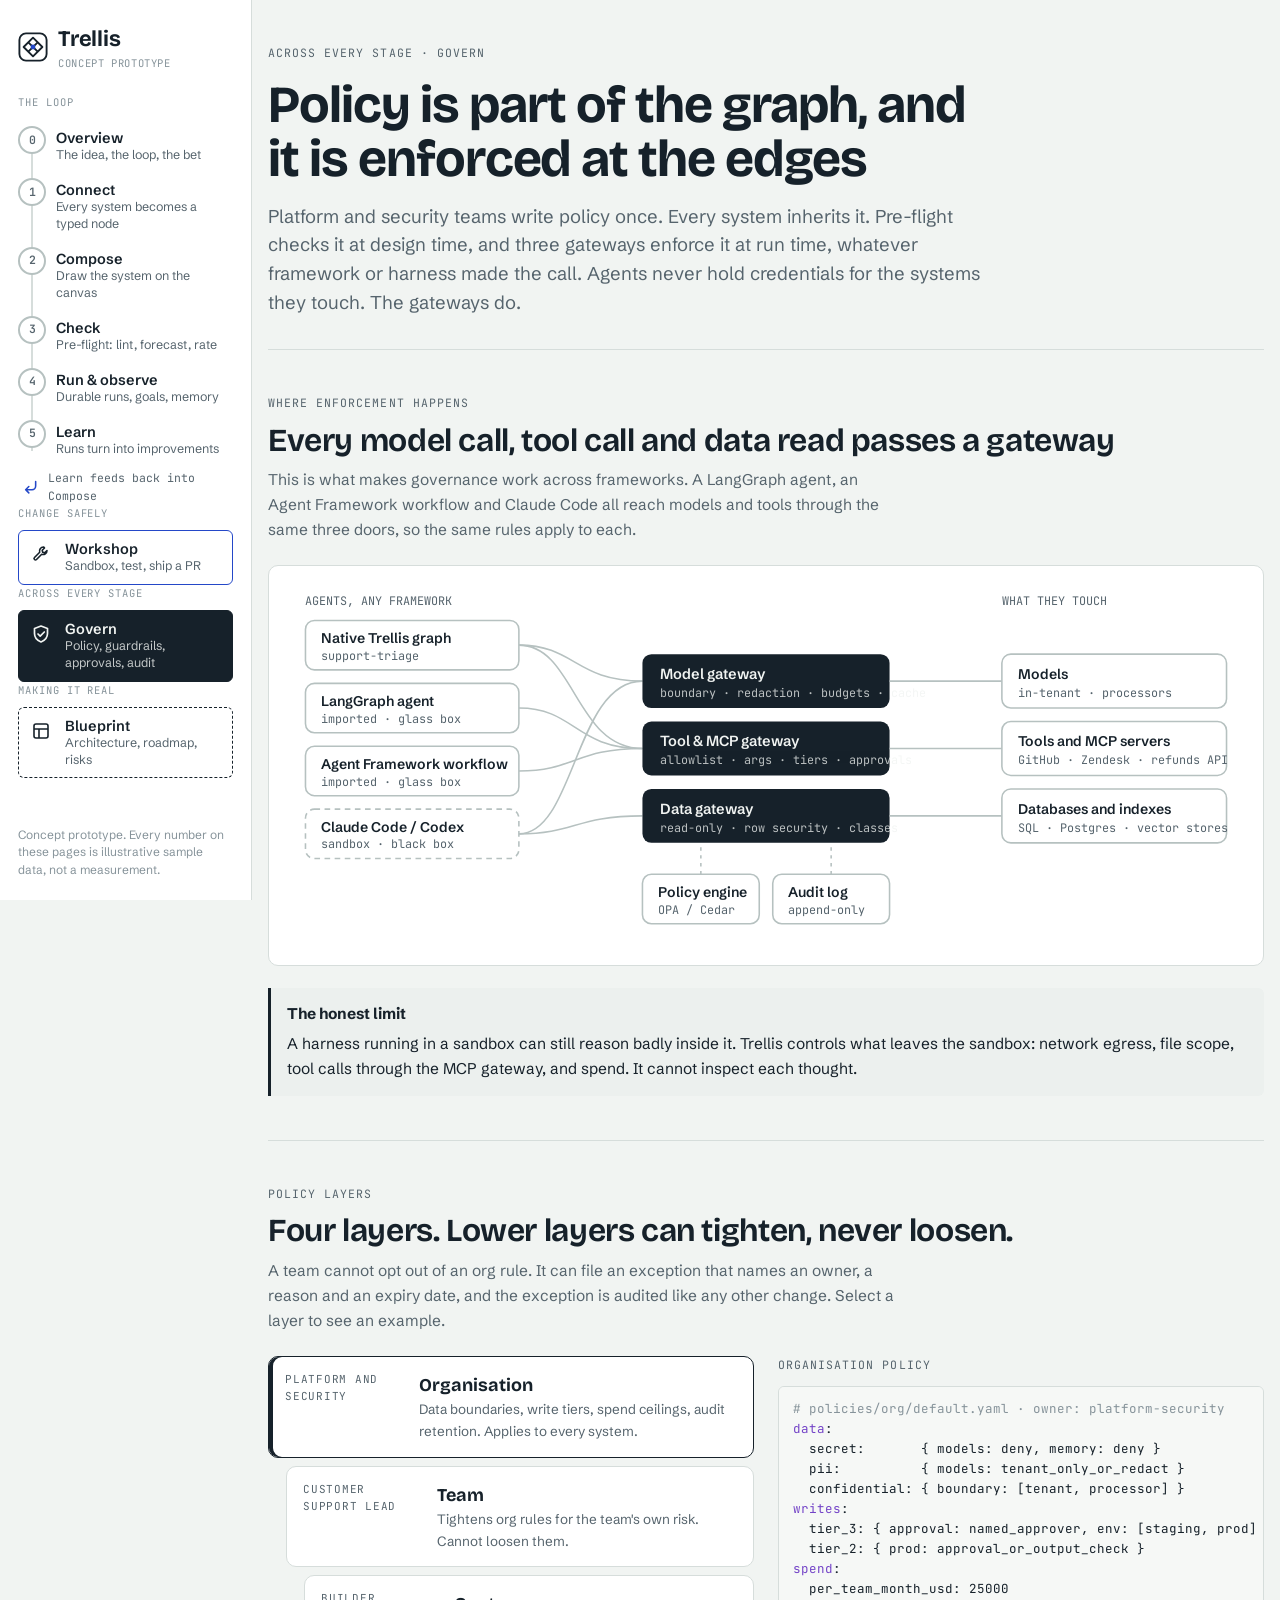
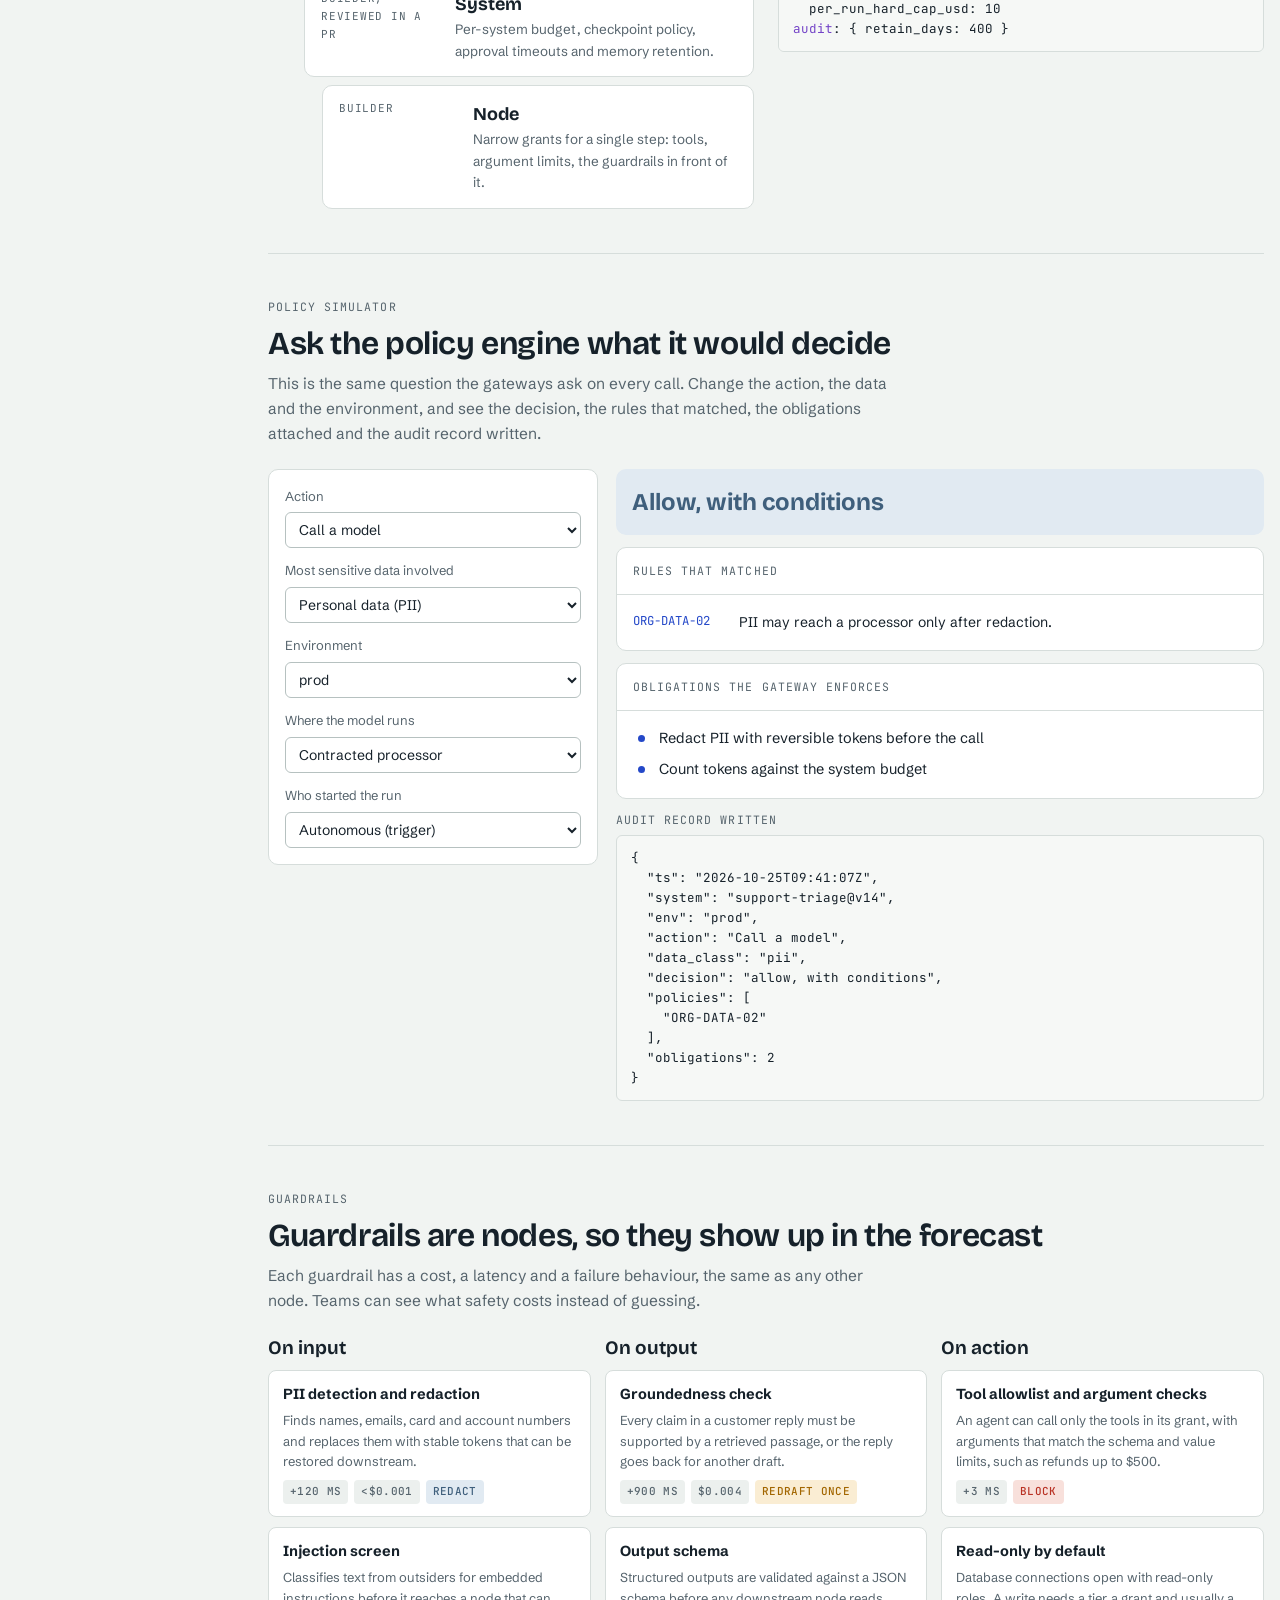
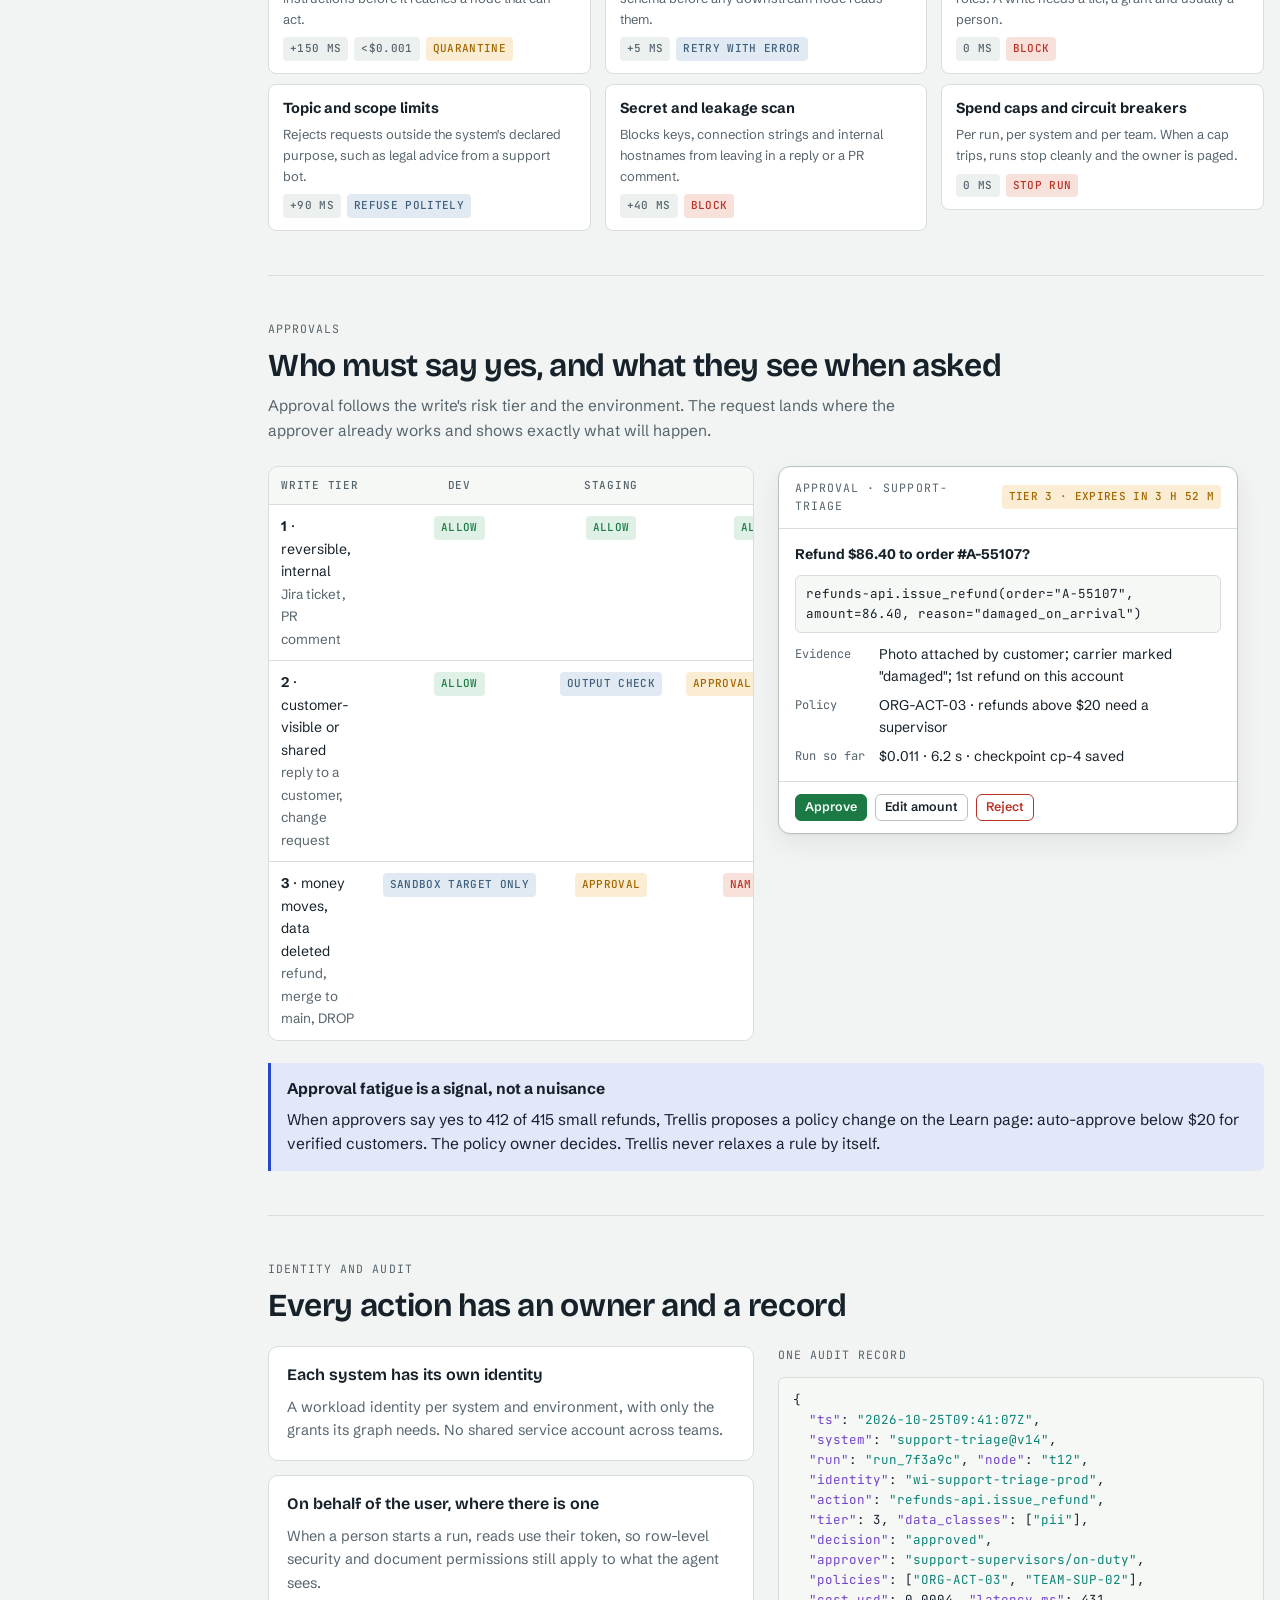
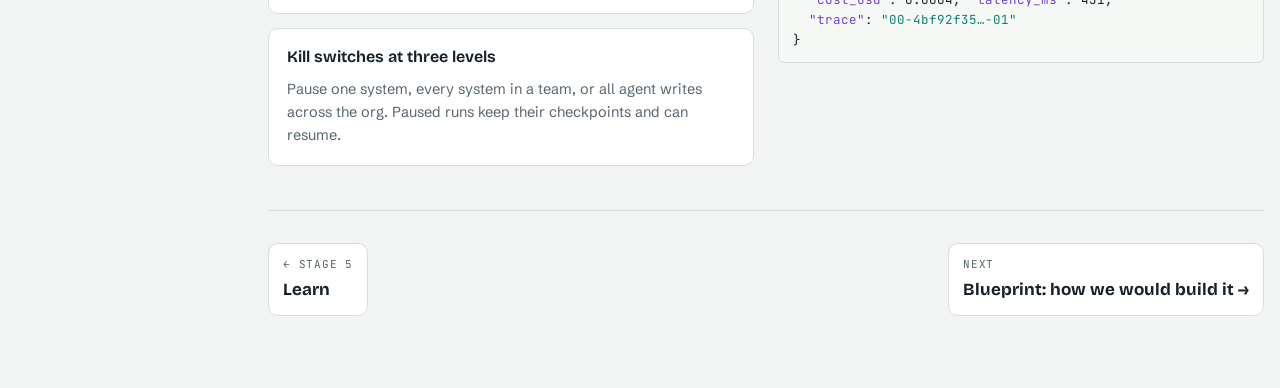
<file: govern.html>
<!doctype html>
<html lang="en">
<head>
<meta charset="utf-8">
<meta name="viewport" content="width=device-width, initial-scale=1, viewport-fit=cover">
<title>Trellis · Govern</title>
<meta name="claude:viewport-fit-sides" content="cover">
<link rel="preconnect" href="https://fonts.googleapis.com">
<link rel="preconnect" href="https://fonts.gstatic.com" crossorigin>
<link rel="stylesheet" href="https://fonts.googleapis.com/css2?family=Bricolage+Grotesque:opsz,wght@12..96,500;12..96,650;12..96,700&family=JetBrains+Mono:wght@400;500;600&family=Schibsted+Grotesk:wght@400;500;600;700&display=swap">
<link rel="stylesheet" href="styles.css">
<style>
  .gw svg { width: 100%; height: auto; display: block; }
  .gw .box { fill: var(--surface); stroke: var(--line-strong); stroke-width: 1.4; }
  .gw .gate { fill: var(--k-govern); }
  .gw .gate-t { fill: var(--bg); font: 600 13px var(--f-body); }
  .gw .gate-s { fill: var(--bg); font: 10.5px var(--f-mono); opacity: .75; }
  .gw .ln { stroke: var(--line-strong); stroke-width: 1.4; fill: none; }
  .gw .lbl { font: 600 12.5px var(--f-body); fill: var(--ink); }
  .gw .sub { font: 10.5px var(--f-mono); fill: var(--muted); }
  .layers { display: grid; gap: 8px; }
  .layer { display: grid; grid-template-columns: 120px minmax(0, 1fr); gap: 14px; align-items: start; padding: 14px 16px; border: 1px solid var(--line); border-radius: var(--r); background: var(--surface); cursor: pointer; text-align: left; font: inherit; color: inherit; }
  .layer[aria-pressed="true"] { border-color: var(--k-govern); box-shadow: inset 4px 0 0 var(--k-govern); }
  .layer .who { font-family: var(--f-mono); font-size: 11px; letter-spacing: .07em; text-transform: uppercase; color: var(--muted); }
  .layer b { font-family: var(--f-display); font-size: 18px; display: block; }
  .layer p { font-size: 13.5px; color: var(--muted); }
  .layer:nth-child(2) { margin-left: 18px; } .layer:nth-child(3) { margin-left: 36px; } .layer:nth-child(4) { margin-left: 54px; }
  @media (max-width: 640px) { .layer { grid-template-columns: minmax(0, 1fr); gap: 4px; } .layer:nth-child(n) { margin-left: 0; } }
  .psim { display: grid; grid-template-columns: minmax(0, 330px) minmax(0, 1fr); gap: 18px; align-items: start; }
  @media (max-width: 880px) { .psim { grid-template-columns: minmax(0, 1fr); } }
  .decision { display: grid; gap: 12px; }
  .verdict { display: flex; align-items: center; gap: 12px; padding: 14px 16px; border-radius: var(--r); font-family: var(--f-display); font-size: 24px; font-weight: 700; }
  .verdict.allow { background: var(--ok-soft); color: var(--ok); }
  .verdict.oblig { background: var(--info-soft); color: var(--info); }
  .verdict.approve { background: var(--warn-soft); color: var(--warn); }
  .verdict.deny { background: var(--err-soft); color: var(--err); }
  .matched { display: grid; gap: 8px; }
  .matched div { display: grid; grid-template-columns: 96px minmax(0, 1fr); gap: 10px; font-size: 14px; }
  .matched code { background: none; padding: 0; color: var(--accent); }
  .gr-col { display: grid; gap: 10px; align-content: start; }
  .gr { border: 1px solid var(--line); border-radius: 8px; padding: 12px 14px; background: var(--surface); display: grid; gap: 4px; }
  .gr b { font-size: 14.5px; }
  .gr p { font-size: 13px; color: var(--muted); }
  .gr .m { display: flex; gap: 6px; flex-wrap: wrap; margin-top: 4px; }
  .matrix-tbl td.c { text-align: center; }
  .card-mock { border: 1px solid var(--line-strong); border-radius: 12px; background: var(--surface); box-shadow: var(--shadow); overflow: hidden; max-width: 460px; }
  .card-mock header { padding: 12px 16px; border-bottom: 1px solid var(--line); display: flex; justify-content: space-between; gap: 8px; align-items: center; }
  .card-mock .body { padding: 14px 16px; display: grid; gap: 10px; font-size: 14px; }
  .card-mock .act { font-family: var(--f-mono); font-size: 12.5px; background: var(--surface-2); border: 1px solid var(--line); border-radius: 6px; padding: 8px 10px; }
  .card-mock footer { padding: 12px 16px; border-top: 1px solid var(--line); display: flex; gap: 8px; flex-wrap: wrap; }
</style>
</head>
<body>
<div class="shell" data-page="govern">
  <nav id="rail" class="rail" aria-label="Prototype pages"></nav>
  <main class="main">
    <div class="page">
      <header class="page-head">
        <p class="eyebrow">Across every stage · Govern</p>
        <h1>Policy is part of the graph, and it is enforced at the edges</h1>
        <p class="lede">Platform and security teams write policy once. Every system inherits it. Pre-flight checks it at design time, and three gateways enforce it at run time, whatever framework or harness made the call. Agents never hold credentials for the systems they touch. The gateways do.</p>
      </header>

      <section class="section" aria-labelledby="gw-h">
        <div class="section-head">
          <p class="eyebrow">Where enforcement happens</p>
          <h2 id="gw-h">Every model call, tool call and data read passes a gateway</h2>
          <p>This is what makes governance work across frameworks. A LangGraph agent, an Agent Framework workflow and Claude Code all reach models and tools through the same three doors, so the same rules apply to each.</p>
        </div>
        <div class="panel gw svg-wrap" style="padding:14px">
          <svg viewBox="0 0 860 330" role="img" aria-label="Agents on the left reach models, tools and data on the right only through three Trellis gateways, backed by a policy engine and an audit log">
            <text x="20" y="22" class="sub">AGENTS, ANY FRAMEWORK</text>
            <g>
              <rect class="box" x="20" y="36" width="190" height="44" rx="8"/><text x="34" y="56" class="lbl">Native Trellis graph</text><text x="34" y="71" class="sub">support-triage</text>
              <rect class="box" x="20" y="92" width="190" height="44" rx="8"/><text x="34" y="112" class="lbl">LangGraph agent</text><text x="34" y="127" class="sub">imported · glass box</text>
              <rect class="box" x="20" y="148" width="190" height="44" rx="8"/><text x="34" y="168" class="lbl">Agent Framework workflow</text><text x="34" y="183" class="sub">imported · glass box</text>
              <rect class="box" x="20" y="204" width="190" height="44" rx="8" style="stroke-dasharray:5 4"/><text x="34" y="224" class="lbl">Claude Code / Codex</text><text x="34" y="239" class="sub">sandbox · black box</text>
            </g>
            <g class="ln"><path d="M210 58 C260 58 260 90 320 90"/><path d="M210 114 C260 114 260 150 320 150"/><path d="M210 170 C260 170 260 150 320 150"/><path d="M210 226 C260 226 260 210 320 210"/><path d="M210 58 C260 58 260 150 320 150"/><path d="M210 226 C260 226 260 90 320 90"/></g>
            <rect class="gate" x="320" y="66" width="220" height="48" rx="8"/><text x="336" y="88" class="gate-t">Model gateway</text><text x="336" y="104" class="gate-s">boundary · redaction · budgets · cache</text>
            <rect class="gate" x="320" y="126" width="220" height="48" rx="8"/><text x="336" y="148" class="gate-t">Tool &amp; MCP gateway</text><text x="336" y="164" class="gate-s">allowlist · args · tiers · approvals</text>
            <rect class="gate" x="320" y="186" width="220" height="48" rx="8"/><text x="336" y="208" class="gate-t">Data gateway</text><text x="336" y="224" class="gate-s">read-only · row security · classes</text>
            <rect class="box" x="320" y="262" width="104" height="44" rx="8"/><text x="334" y="282" class="lbl">Policy engine</text><text x="334" y="297" class="sub">OPA / Cedar</text>
            <rect class="box" x="436" y="262" width="104" height="44" rx="8"/><text x="450" y="282" class="lbl">Audit log</text><text x="450" y="297" class="sub">append-only</text>
            <g class="ln" style="stroke-dasharray:3 4"><path d="M372 262 V234"/><path d="M488 262 V234"/></g>
            <g class="ln"><path d="M540 90 H640"/><path d="M540 150 H640"/><path d="M540 210 H640"/></g>
            <text x="640" y="22" class="sub">WHAT THEY TOUCH</text>
            <rect class="box" x="640" y="66" width="200" height="48" rx="8"/><text x="654" y="88" class="lbl">Models</text><text x="654" y="104" class="sub">in-tenant · processors</text>
            <rect class="box" x="640" y="126" width="200" height="48" rx="8"/><text x="654" y="148" class="lbl">Tools and MCP servers</text><text x="654" y="164" class="sub">GitHub · Zendesk · refunds API</text>
            <rect class="box" x="640" y="186" width="200" height="48" rx="8"/><text x="654" y="208" class="lbl">Databases and indexes</text><text x="654" y="224" class="sub">SQL · Postgres · vector stores</text>
          </svg>
        </div>
        <div class="callout ink"><b>The honest limit</b><p>A harness running in a sandbox can still reason badly inside it. Trellis controls what leaves the sandbox: network egress, file scope, tool calls through the MCP gateway, and spend. It cannot inspect each thought.</p></div>
      </section>

      <section class="section" aria-labelledby="layers-h">
        <div class="section-head">
          <p class="eyebrow">Policy layers</p>
          <h2 id="layers-h">Four layers. Lower layers can tighten, never loosen.</h2>
          <p>A team cannot opt out of an org rule. It can file an exception that names an owner, a reason and an expiry date, and the exception is audited like any other change. Select a layer to see an example.</p>
        </div>
        <div class="split">
          <div class="layers" id="layers"></div>
          <div class="stack"><span class="eyebrow" id="layerFile"></span><pre class="code" id="layerYaml"></pre></div>
        </div>
      </section>

      <section class="section" aria-labelledby="sim-h">
        <div class="section-head">
          <p class="eyebrow">Policy simulator</p>
          <h2 id="sim-h">Ask the policy engine what it would decide</h2>
          <p>This is the same question the gateways ask on every call. Change the action, the data and the environment, and see the decision, the rules that matched, the obligations attached and the audit record written.</p>
        </div>
        <div class="psim">
          <div class="panel"><div class="panel-body" id="simForm"></div></div>
          <div class="decision" id="simOut" aria-live="polite"></div>
        </div>
      </section>

      <section class="section" aria-labelledby="gr-h">
        <div class="section-head">
          <p class="eyebrow">Guardrails</p>
          <h2 id="gr-h">Guardrails are nodes, so they show up in the forecast</h2>
          <p>Each guardrail has a cost, a latency and a failure behaviour, the same as any other node. Teams can see what safety costs instead of guessing.</p>
        </div>
        <div class="grid g3">
          <div class="gr-col"><h3>On input</h3>
            <div class="gr"><b>PII detection and redaction</b><p>Finds names, emails, card and account numbers and replaces them with stable tokens that can be restored downstream.</p><div class="m"><span class="pill">+120 ms</span><span class="pill">&lt;$0.001</span><span class="pill info">redact</span></div></div>
            <div class="gr"><b>Injection screen</b><p>Classifies text from outsiders for embedded instructions before it reaches a node that can act.</p><div class="m"><span class="pill">+150 ms</span><span class="pill">&lt;$0.001</span><span class="pill warn">quarantine</span></div></div>
            <div class="gr"><b>Topic and scope limits</b><p>Rejects requests outside the system's declared purpose, such as legal advice from a support bot.</p><div class="m"><span class="pill">+90 ms</span><span class="pill info">refuse politely</span></div></div>
          </div>
          <div class="gr-col"><h3>On output</h3>
            <div class="gr"><b>Groundedness check</b><p>Every claim in a customer reply must be supported by a retrieved passage, or the reply goes back for another draft.</p><div class="m"><span class="pill">+900 ms</span><span class="pill">$0.004</span><span class="pill warn">redraft once</span></div></div>
            <div class="gr"><b>Output schema</b><p>Structured outputs are validated against a JSON schema before any downstream node reads them.</p><div class="m"><span class="pill">+5 ms</span><span class="pill info">retry with error</span></div></div>
            <div class="gr"><b>Secret and leakage scan</b><p>Blocks keys, connection strings and internal hostnames from leaving in a reply or a PR comment.</p><div class="m"><span class="pill">+40 ms</span><span class="pill err">block</span></div></div>
          </div>
          <div class="gr-col"><h3>On action</h3>
            <div class="gr"><b>Tool allowlist and argument checks</b><p>An agent can call only the tools in its grant, with arguments that match the schema and value limits, such as refunds up to $500.</p><div class="m"><span class="pill">+3 ms</span><span class="pill err">block</span></div></div>
            <div class="gr"><b>Read-only by default</b><p>Database connections open with read-only roles. A write needs a tier, a grant and usually a person.</p><div class="m"><span class="pill">0 ms</span><span class="pill err">block</span></div></div>
            <div class="gr"><b>Spend caps and circuit breakers</b><p>Per run, per system and per team. When a cap trips, runs stop cleanly and the owner is paged.</p><div class="m"><span class="pill">0 ms</span><span class="pill err">stop run</span></div></div>
          </div>
        </div>
      </section>

      <section class="section" aria-labelledby="ap-h">
        <div class="section-head">
          <p class="eyebrow">Approvals</p>
          <h2 id="ap-h">Who must say yes, and what they see when asked</h2>
          <p>Approval follows the write's risk tier and the environment. The request lands where the approver already works and shows exactly what will happen.</p>
        </div>
        <div class="split">
          <div class="table-wrap">
            <table class="matrix-tbl">
              <thead><tr><th>Write tier</th><th class="c">dev</th><th class="c">staging</th><th class="c">prod</th></tr></thead>
              <tbody>
                <tr><td><b>1</b> · reversible, internal<br><span class="small muted">Jira ticket, PR comment</span></td><td class="c"><span class="pill ok">allow</span></td><td class="c"><span class="pill ok">allow</span></td><td class="c"><span class="pill ok">allow + log</span></td></tr>
                <tr><td><b>2</b> · customer-visible or shared<br><span class="small muted">reply to a customer, change request</span></td><td class="c"><span class="pill ok">allow</span></td><td class="c"><span class="pill info">output check</span></td><td class="c"><span class="pill warn">approval or output check</span></td></tr>
                <tr><td><b>3</b> · money moves, data deleted<br><span class="small muted">refund, merge to main, DROP</span></td><td class="c"><span class="pill info">sandbox target only</span></td><td class="c"><span class="pill warn">approval</span></td><td class="c"><span class="pill err">named approver</span></td></tr>
              </tbody>
            </table>
          </div>
          <div class="card-mock" aria-label="Example approval card">
            <header><span class="eyebrow">Approval · support-triage</span><span class="pill warn">Tier 3 · expires in 3 h 52 m</span></header>
            <div class="body">
              <b>Refund $86.40 to order #A-55107?</b>
              <div class="act">refunds-api.issue_refund(order="A-55107", amount=86.40, reason="damaged_on_arrival")</div>
              <div class="kv small"><dt>Evidence</dt><dd>Photo attached by customer; carrier marked "damaged"; 1st refund on this account</dd><dt>Policy</dt><dd>ORG-ACT-03 · refunds above $20 need a supervisor</dd><dt>Run so far</dt><dd>$0.011 · 6.2 s · checkpoint cp-4 saved</dd></div>
            </div>
            <footer><button class="btn sm ok" type="button" onclick="toast('Example only: approval recorded in the prototype')">Approve</button><button class="btn sm" type="button" onclick="toast('Example only: approver can change the amount before approving')">Edit amount</button><button class="btn sm danger" type="button" onclick="toast('Example only: run resumes on the rejection branch')">Reject</button></footer>
          </div>
        </div>
        <div class="callout"><b>Approval fatigue is a signal, not a nuisance</b><p>When approvers say yes to 412 of 415 small refunds, Trellis proposes a policy change on the Learn page: auto-approve below $20 for verified customers. The policy owner decides. Trellis never relaxes a rule by itself.</p></div>
      </section>

      <section class="section" aria-labelledby="id-h">
        <div class="section-head">
          <p class="eyebrow">Identity and audit</p>
          <h2 id="id-h">Every action has an owner and a record</h2>
        </div>
        <div class="split">
          <div class="grid" style="grid-template-columns:minmax(0,1fr)">
            <div class="card"><h4>Each system has its own identity</h4><p>A workload identity per system and environment, with only the grants its graph needs. No shared service account across teams.</p></div>
            <div class="card"><h4>On behalf of the user, where there is one</h4><p>When a person starts a run, reads use their token, so row-level security and document permissions still apply to what the agent sees.</p></div>
            <div class="card"><h4>Kill switches at three levels</h4><p>Pause one system, every system in a team, or all agent writes across the org. Paused runs keep their checkpoints and can resume.</p></div>
          </div>
          <div class="stack"><span class="eyebrow">One audit record</span>
<pre class="code">{
  <span class="k">"ts"</span>: <span class="s">"2026-10-25T09:41:07Z"</span>,
  <span class="k">"system"</span>: <span class="s">"support-triage@v14"</span>,
  <span class="k">"run"</span>: <span class="s">"run_7f3a9c"</span>, <span class="k">"node"</span>: <span class="s">"t12"</span>,
  <span class="k">"identity"</span>: <span class="s">"wi-support-triage-prod"</span>,
  <span class="k">"action"</span>: <span class="s">"refunds-api.issue_refund"</span>,
  <span class="k">"tier"</span>: 3, <span class="k">"data_classes"</span>: [<span class="s">"pii"</span>],
  <span class="k">"decision"</span>: <span class="s">"approved"</span>,
  <span class="k">"approver"</span>: <span class="s">"support-supervisors/on-duty"</span>,
  <span class="k">"policies"</span>: [<span class="s">"ORG-ACT-03"</span>, <span class="s">"TEAM-SUP-02"</span>],
  <span class="k">"cost_usd"</span>: 0.0004, <span class="k">"latency_ms"</span>: 431,
  <span class="k">"trace"</span>: <span class="s">"00-4bf92f35…-01"</span>
}</pre>
          </div>
        </div>
      </section>

      <nav class="next-prev" aria-label="Previous and next pages">
        <a href="learn.html"><span>← Stage 5</span><b>Learn</b></a>
        <a href="blueprint.html"><span>Next</span><b>Blueprint: how we would build it →</b></a>
      </nav>
    </div>
  </main>
</div>
<script src="shared.js"></script>
<script>
(function () {
  const LAYERS = [
    ["org", "Organisation", "Platform and security", "Data boundaries, write tiers, spend ceilings, audit retention. Applies to every system.",
`<span class="c"># policies/org/default.yaml · owner: platform-security</span>
<span class="k">data</span>:
  secret:       { models: deny, memory: deny }
  pii:          { models: tenant_only_or_redact }
  confidential: { boundary: [tenant, processor] }
<span class="k">writes</span>:
  tier_3: { approval: named_approver, env: [staging, prod] }
  tier_2: { prod: approval_or_output_check }
<span class="k">spend</span>:
  per_team_month_usd: 25000
  per_run_hard_cap_usd: 10
<span class="k">audit</span>: { retain_days: 400 }`],
    ["team", "Team", "Customer Support lead", "Tightens org rules for the team's own risk. Cannot loosen them.",
`<span class="c"># policies/team/customer-support.yaml</span>
<span class="k">inherit</span>: org/default
<span class="k">writes</span>:
  refunds-api.issue_refund:
    max_amount_usd: 500          <span class="c"># tighter than the API allows</span>
    approver_group: support-supervisors
<span class="k">models</span>:
  allow: [large-tenant, small-tenant]   <span class="c"># no external models</span>
<span class="k">spend</span>: { per_team_month_usd: 4000 }`],
    ["system", "System", "Builder, reviewed in a PR", "Per-system budget, checkpoint policy, approval timeouts and memory retention.",
`<span class="c"># systems/support-triage.trellis.yaml (policy block)</span>
<span class="k">policy</span>:
  budget_per_run_usd: 0.25
  checkpoint: every_node
  approvals: { timeout: 4h, then: escalate_team_lead }
  memory: { retain_days: 30, pii: tokens_only }`],
    ["node", "Node", "Builder", "Narrow grants for a single step: tools, argument limits, the guardrails in front of it.",
`<span class="c"># node t12 · Issue refund</span>
<span class="k">grant</span>:
  tools: [refunds-api.issue_refund]
  args: { amount: { max: 200 } }
<span class="k">before</span>: [approval:supervisor]
<span class="k">exception</span>:
  id: EXC-0192                     <span class="c"># expires 2026-12-31</span>
  reason: "holiday backlog, raise to $300"
  owner: support-lead`]
  ];
  const lay = $("#layers");
  lay.innerHTML = LAYERS.map((l, i) => `<button class="layer" data-i="${i}" aria-pressed="${i === 0}"><span class="who">${l[2]}</span><span><b>${l[1]}</b><p>${l[3]}</p></span></button>`).join("");
  function showLayer(i) { $$(".layer", lay).forEach((b) => b.setAttribute("aria-pressed", String(+b.dataset.i === i))); $("#layerYaml").innerHTML = LAYERS[i][4]; $("#layerFile").textContent = LAYERS[i][1] + " policy"; }
  lay.addEventListener("click", (e) => { const b = e.target.closest(".layer"); if (b) showLayer(+b.dataset.i); });
  showLayer(0);

  // ---------- policy simulator ----------
  const ACTIONS = {
    model: "Call a model", read: "Read from a database", write: "Write to a system", customer: "Send a message to a customer",
    code: "Run code in a sandbox", merge: "Merge code to main", memory: "Store in long-term memory"
  };
  const F = { action: "model", cls: "pii", env: "prod", boundary: "processor", tier: "3", actor: "auto" };
  const sel = (k, label, opts) => `<label class="field"><span>${label}</span><select id="p_${k}">${Object.entries(opts).map(([v, l]) => `<option value="${v}"${F[k] === v ? " selected" : ""}>${l}</option>`).join("")}</select></label>`;
  function form() {
    $("#simForm").innerHTML =
      sel("action", "Action", ACTIONS) +
      sel("cls", "Most sensitive data involved", { public: "Public", internal: "Internal", confidential: "Confidential", pii: "Personal data (PII)", secret: "Secret (keys, credentials)" }) +
      sel("env", "Environment", { dev: "dev", staging: "staging", prod: "prod" }) +
      (F.action === "model" ? sel("boundary", "Where the model runs", { tenant: "Inside our tenant", processor: "Contracted processor", internet: "Public internet service" }) : "") +
      (F.action === "write" ? sel("tier", "Write risk tier", { "1": "1 · reversible, internal", "2": "2 · customer-visible or shared", "3": "3 · money moves or data deleted" }) : "") +
      sel("actor", "Who started the run", { auto: "Autonomous (trigger)", user: "A signed-in user" });
  }
  function decide() {
    const r = [], ob = []; let level = 0; // 0 allow, 1 obligations, 2 approval, 3 deny
    const up = (l) => { level = Math.max(level, l); };
    const { action: a, cls, env, boundary, tier, actor } = F;
    if (cls === "secret" && ["model", "memory", "customer"].includes(a)) { up(3); r.push(["ORG-DATA-01", "Secrets never reach models, memory or customers."]); }
    if (a === "model") {
      if (boundary === "internet" && ["confidential", "pii"].includes(cls)) { up(3); r.push(["ORG-DATA-03", "Confidential data and PII never go to public internet services."]); }
      else if (cls === "pii" && boundary === "processor") { up(1); r.push(["ORG-DATA-02", "PII may reach a processor only after redaction."]); ob.push("Redact PII with reversible tokens before the call"); }
      else if (cls === "internal" && boundary === "internet") { up(1); r.push(["ORG-DATA-04", "Internal data to public services is logged with purpose."]); ob.push("Tag the call with a purpose"); }
      else r.push(["ORG-DATA-00", "Data class is allowed at this boundary."]);
      ob.push("Count tokens against the system budget");
    }
    if (a === "read") {
      if (actor === "user") { r.push(["ORG-READ-01", "Reads use the user's token, so row-level security applies."]); }
      else if (cls === "pii") { up(1); r.push(["ORG-READ-02", "Autonomous PII reads are allowed with a purpose tag."]); ob.push("Record purpose and fields read"); }
      else r.push(["ORG-READ-00", "Read-only role, no extra conditions."]);
    }
    if (a === "write") {
      if (tier === "3") {
        if (env === "dev") { up(1); r.push(["ORG-ACT-03d", "In dev, tier 3 writes go to sandbox targets only."]); ob.push("Route to the sandbox target"); }
        else { up(2); r.push(["ORG-ACT-03", "Tier 3 writes need a named approver."]); ob.push(env === "prod" ? "Named approver from the owning team, 4 h timeout" : "Any team approver"); }
      } else if (tier === "2") {
        if (env === "prod") { up(2); r.push(["ORG-ACT-02", "Tier 2 writes in prod need approval or a passing output check."]); ob.push("Either an approval or a groundedness/schema check on the path"); }
        else if (env === "staging") { up(1); r.push(["ORG-ACT-02s", "Tier 2 writes in staging need an output check."]); ob.push("Output check on the path"); }
        else r.push(["ORG-ACT-02d", "Tier 2 writes allowed in dev."]);
      } else r.push(["ORG-ACT-01", "Tier 1 writes are allowed and logged."]);
    }
    if (a === "customer") {
      if (env === "prod") { up(2); r.push(["ORG-ACT-02", "Customer-visible output counts as tier 2."]); ob.push("Approval, or a groundedness check that passes"); }
      else { up(1); r.push(["ORG-ACT-02s", "Outside prod, customer messages go to test inboxes."]); ob.push("Redirect to test recipients"); }
      if (cls === "pii") ob.push("Only the customer's own data may appear");
    }
    if (a === "code") { up(1); r.push(["ORG-EXEC-01", "Code runs in a throwaway sandbox with no network unless declared."]); ob.push("Egress allowlist: package registries and Git host"); if (cls === "secret") { up(3); r.push(["ORG-DATA-01", "Secrets are not mounted into sandboxes."]); } }
    if (a === "merge") { up(env === "dev" ? 1 : 2); r.push(["ENG-ACT-02", "Merges need a code owner's review, whatever wrote the code."]); ob.push(env === "dev" ? "Dev branches: CI must pass" : "Code owner approval, CI green"); }
    if (a === "memory") {
      if (cls === "pii") { up(1); r.push(["ORG-MEM-01", "PII in memory is stored as tokens with 30-day retention."]); ob.push("Tokenise PII, retain 30 days"); }
      else if (cls !== "secret") r.push(["ORG-MEM-00", "Allowed, scoped to the team."]);
    }
    return { level, r, ob };
  }
  function out() {
    const d = decide();
    const V = [["allow", "Allow"], ["oblig", "Allow, with conditions"], ["approve", "Needs approval"], ["deny", "Deny"]][d.level];
    const rec = { ts: "2026-10-25T09:41:07Z", system: "support-triage@v14", env: F.env, action: ACTIONS[F.action], data_class: F.cls, decision: V[1].toLowerCase(), policies: d.r.map((x) => x[0]), obligations: d.ob.length };
    $("#simOut").innerHTML = `
      <div class="verdict ${V[0]}">${V[1]}</div>
      <div class="panel"><div class="panel-head"><span class="eyebrow">Rules that matched</span></div><div class="panel-body matched">${d.r.map((x) => `<div><code>${x[0]}</code><span>${x[1]}</span></div>`).join("")}</div></div>
      ${d.ob.length ? `<div class="panel"><div class="panel-head"><span class="eyebrow">Obligations the gateway enforces</span></div><div class="panel-body"><ul class="list-check">${d.ob.map((o) => `<li>${o}</li>`).join("")}</ul></div></div>` : ""}
      <div class="stack" style="gap:6px"><span class="eyebrow">Audit record written</span><pre class="code">${esc(JSON.stringify(rec, null, 2))}</pre></div>`;
  }
  $("#simForm").addEventListener("change", (e) => { const k = e.target.id.slice(2); F[k] = e.target.value; if (k === "action") form(); out(); });
  form(); out();
})();
</script>
</body>
</html>
</file>
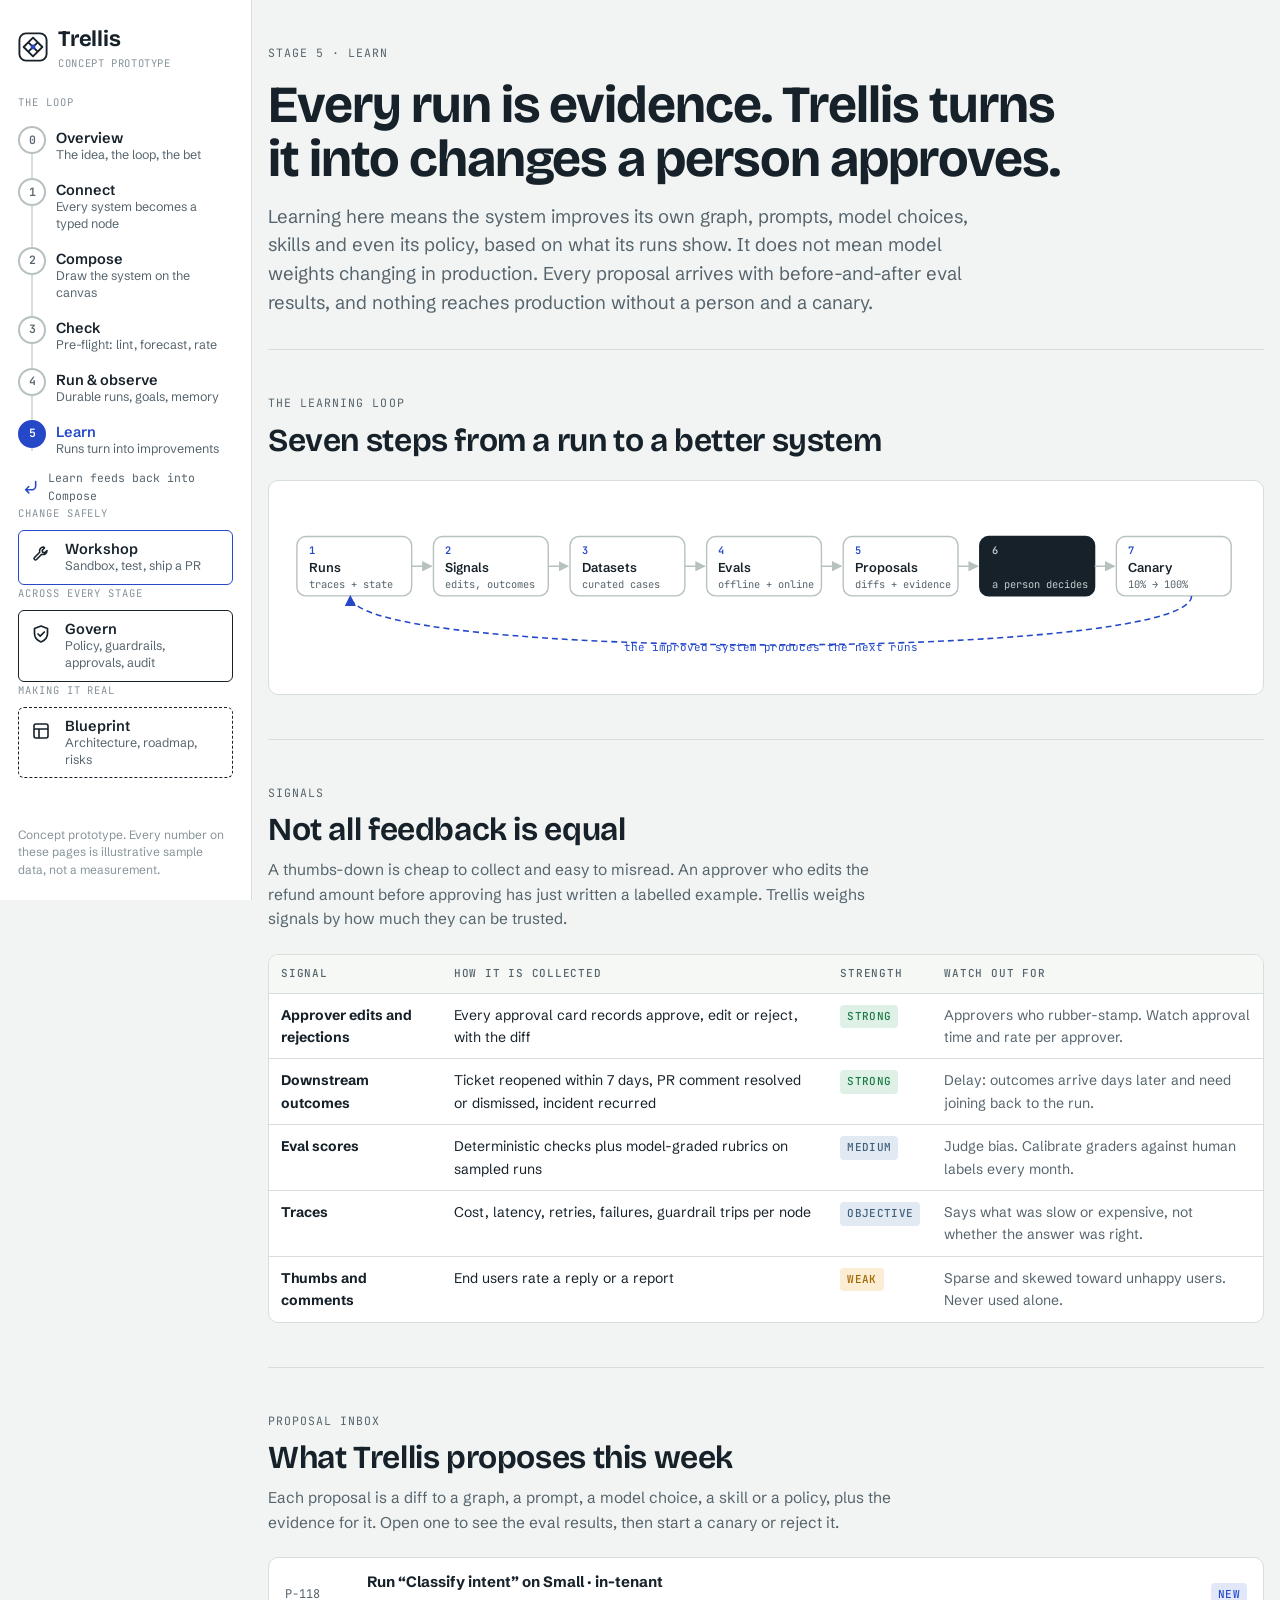
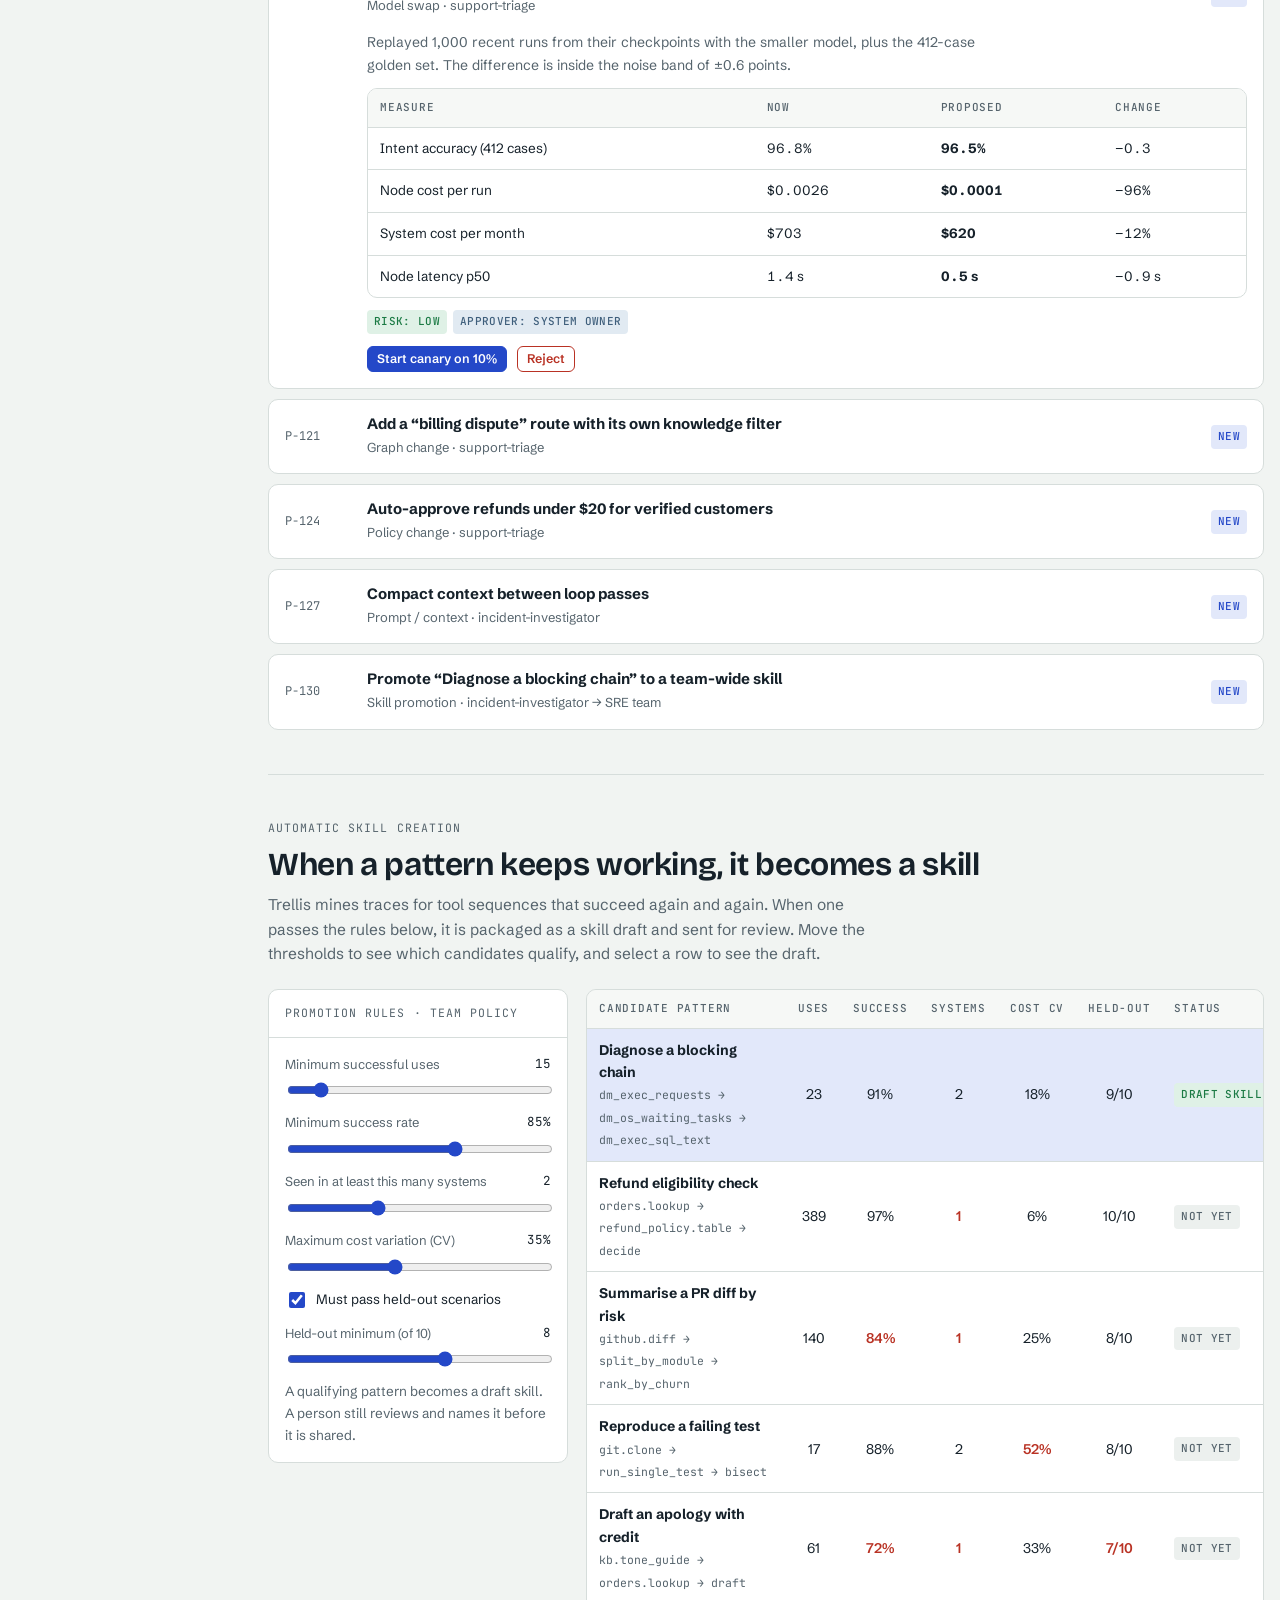
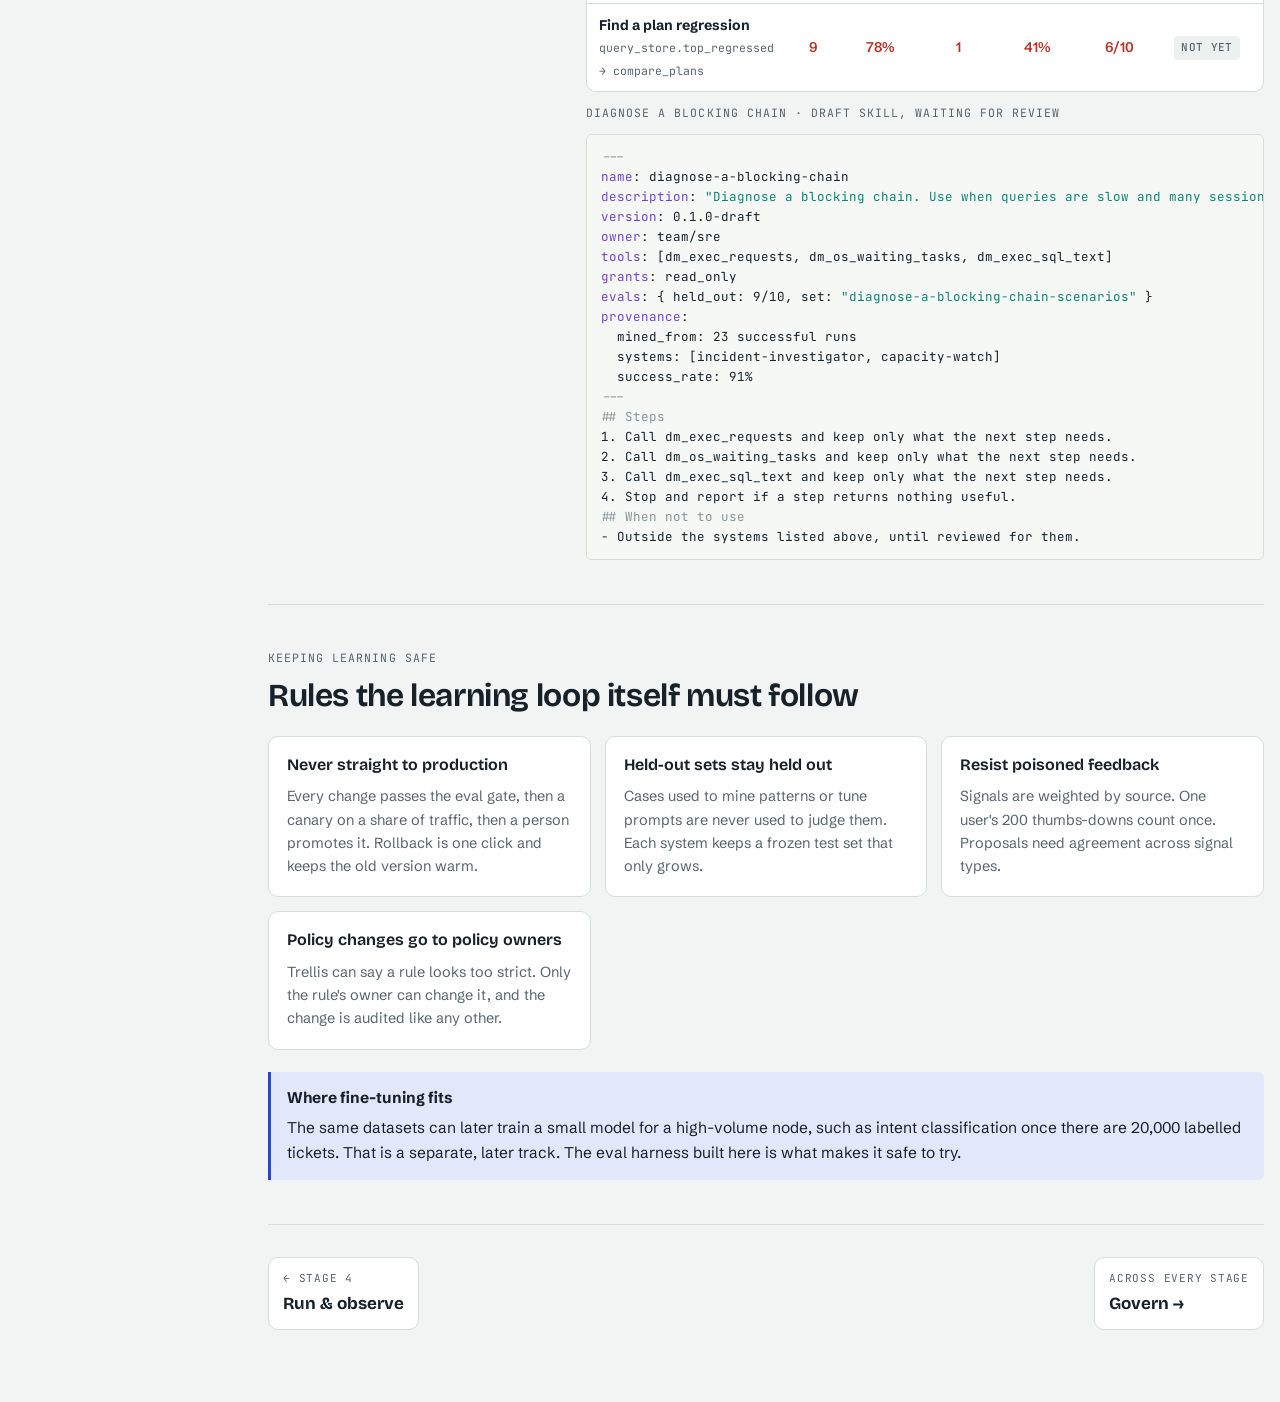
<file: learn.html>
<!doctype html>
<html lang="en">
<head>
<meta charset="utf-8">
<meta name="viewport" content="width=device-width, initial-scale=1, viewport-fit=cover">
<title>Trellis · Learn</title>
<meta name="claude:viewport-fit-sides" content="cover">
<link rel="preconnect" href="https://fonts.googleapis.com">
<link rel="preconnect" href="https://fonts.gstatic.com" crossorigin>
<link rel="stylesheet" href="https://fonts.googleapis.com/css2?family=Bricolage+Grotesque:opsz,wght@12..96,500;12..96,650;12..96,700&family=JetBrains+Mono:wght@400;500;600&family=Schibsted+Grotesk:wght@400;500;600;700&display=swap">
<link rel="stylesheet" href="styles.css">
<style>
  .flow svg { width: 100%; height: auto; display: block; }
  .flow .st rect { fill: var(--surface); stroke: var(--line-strong); stroke-width: 1.4; }
  .flow .st.h rect { fill: var(--k-govern); stroke: var(--k-govern); }
  .flow .st.h text { fill: var(--bg); }
  .flow .st text.n { font: 600 10.5px var(--f-mono); fill: var(--accent); }
  .flow .st text.t { font: 600 13px var(--f-body); fill: var(--ink); }
  .flow .st text.s { font: 10.5px var(--f-mono); fill: var(--muted); }
  .flow .st.h text.s, .flow .st.h text.n { fill: var(--bg); opacity: .8; }
  .inbox { display: grid; gap: 10px; }
  .prop { border: 1px solid var(--line); border-radius: var(--r); background: var(--surface); overflow: hidden; }
  .prop > button.head { all: unset; box-sizing: border-box; cursor: pointer; display: grid; grid-template-columns: 70px minmax(0, 1fr) auto; gap: 12px; align-items: center; padding: 14px 16px; width: 100%; }
  .prop > button.head:focus-visible { outline: 2px solid var(--accent); outline-offset: -2px; }
  .prop .pid { font-family: var(--f-mono); font-size: 12px; color: var(--muted); }
  .prop .ttl b { display: block; font-size: 15px; line-height: 1.35; }
  .prop .ttl span { font-size: 13px; color: var(--muted); }
  .prop .body { padding: 0 16px 16px 98px; display: grid; gap: 12px; }
  @media (max-width: 640px) { .prop > button.head { grid-template-columns: minmax(0, 1fr) auto; } .prop .pid { display: none; } .prop .body { padding: 0 16px 16px; } }
  .prop .evid { font-size: 14px; color: var(--muted); max-width: 72ch; }
  .prop table { font-size: 13.5px; }
  .prop .facts { display: flex; gap: 6px; flex-wrap: wrap; }
  .sk { display: grid; grid-template-columns: minmax(0, 300px) minmax(0, 1fr); gap: 18px; align-items: start; }
  @media (max-width: 900px) { .sk { grid-template-columns: minmax(0, 1fr); } }
  .cand td { vertical-align: middle; }
  .cand tr { cursor: pointer; }
  .cand tr:hover td { background: var(--surface-2); }
  .cand tr[aria-selected="true"] td { background: var(--accent-soft); }
  .cand .fail { color: var(--err); font-weight: 600; }
  .cand .seq { font-family: var(--f-mono); font-size: 11.5px; color: var(--muted); }
</style>
</head>
<body>
<div class="shell" data-page="learn">
  <nav id="rail" class="rail" aria-label="Prototype pages"></nav>
  <main class="main">
    <div class="page">
      <header class="page-head">
        <p class="eyebrow">Stage 5 · Learn</p>
        <h1>Every run is evidence. Trellis turns it into changes a person approves.</h1>
        <p class="lede">Learning here means the system improves its own graph, prompts, model choices, skills and even its policy, based on what its runs show. It does not mean model weights changing in production. Every proposal arrives with before-and-after eval results, and nothing reaches production without a person and a canary.</p>
      </header>

      <section class="section" aria-labelledby="loop-h">
        <div class="section-head">
          <p class="eyebrow">The learning loop</p>
          <h2 id="loop-h">Seven steps from a run to a better system</h2>
        </div>
        <div class="panel flow svg-wrap" style="padding:12px">
          <svg viewBox="0 0 980 190" role="img" aria-label="Runs, signals, datasets, evals, proposals, human review and canary rollout, feeding back into runs">
            <defs><marker id="la" viewBox="0 0 10 10" refX="9" refY="5" markerWidth="7" markerHeight="7" orient="auto"><path d="M0 0 10 5 0 10z" fill="var(--line-strong)"/></marker>
            <marker id="lb" viewBox="0 0 10 10" refX="9" refY="5" markerWidth="7" markerHeight="7" orient="auto"><path d="M0 0 10 5 0 10z" fill="var(--accent)"/></marker></defs>
            <g id="flowNodes"></g>
            <path d="M920 104 C 920 170, 70 170, 70 104" fill="none" stroke="var(--accent)" stroke-width="1.6" stroke-dasharray="6 4" marker-end="url(#lb)"/>
            <text x="495" y="160" text-anchor="middle" class="svg-mono" style="font-size:11px;fill:var(--accent)">the improved system produces the next runs</text>
          </svg>
        </div>
      </section>

      <section class="section" aria-labelledby="sig-h">
        <div class="section-head">
          <p class="eyebrow">Signals</p>
          <h2 id="sig-h">Not all feedback is equal</h2>
          <p>A thumbs-down is cheap to collect and easy to misread. An approver who edits the refund amount before approving has just written a labelled example. Trellis weighs signals by how much they can be trusted.</p>
        </div>
        <div class="table-wrap">
          <table>
            <thead><tr><th>Signal</th><th>How it is collected</th><th>Strength</th><th>Watch out for</th></tr></thead>
            <tbody>
              <tr><td><b>Approver edits and rejections</b></td><td>Every approval card records approve, edit or reject, with the diff</td><td><span class="pill ok">strong</span></td><td class="muted">Approvers who rubber-stamp. Watch approval time and rate per approver.</td></tr>
              <tr><td><b>Downstream outcomes</b></td><td>Ticket reopened within 7 days, PR comment resolved or dismissed, incident recurred</td><td><span class="pill ok">strong</span></td><td class="muted">Delay: outcomes arrive days later and need joining back to the run.</td></tr>
              <tr><td><b>Eval scores</b></td><td>Deterministic checks plus model-graded rubrics on sampled runs</td><td><span class="pill info">medium</span></td><td class="muted">Judge bias. Calibrate graders against human labels every month.</td></tr>
              <tr><td><b>Traces</b></td><td>Cost, latency, retries, failures, guardrail trips per node</td><td><span class="pill info">objective</span></td><td class="muted">Says what was slow or expensive, not whether the answer was right.</td></tr>
              <tr><td><b>Thumbs and comments</b></td><td>End users rate a reply or a report</td><td><span class="pill warn">weak</span></td><td class="muted">Sparse and skewed toward unhappy users. Never used alone.</td></tr>
            </tbody>
          </table>
        </div>
      </section>

      <section class="section" aria-labelledby="inbox-h">
        <div class="section-head">
          <p class="eyebrow">Proposal inbox</p>
          <h2 id="inbox-h">What Trellis proposes this week</h2>
          <p>Each proposal is a diff to a graph, a prompt, a model choice, a skill or a policy, plus the evidence for it. Open one to see the eval results, then start a canary or reject it.</p>
        </div>
        <div class="inbox" id="inbox"></div>
      </section>

      <section class="section" aria-labelledby="skill-h">
        <div class="section-head">
          <p class="eyebrow">Automatic skill creation</p>
          <h2 id="skill-h">When a pattern keeps working, it becomes a skill</h2>
          <p>Trellis mines traces for tool sequences that succeed again and again. When one passes the rules below, it is packaged as a skill draft and sent for review. Move the thresholds to see which candidates qualify, and select a row to see the draft.</p>
        </div>
        <div class="sk">
          <div class="panel"><div class="panel-head"><span class="eyebrow">Promotion rules · team policy</span></div><div class="panel-body" id="rules"></div></div>
          <div class="stack">
            <div class="table-wrap">
              <table class="cand">
                <thead><tr><th>Candidate pattern</th><th class="c">Uses</th><th class="c">Success</th><th class="c">Systems</th><th class="c">Cost CV</th><th class="c">Held-out</th><th>Status</th></tr></thead>
                <tbody id="cands"></tbody>
              </table>
            </div>
            <div class="stack"><span class="eyebrow" id="draftTitle"></span><pre class="code" id="draft"></pre></div>
          </div>
        </div>
      </section>

      <section class="section" aria-labelledby="safe-h">
        <div class="section-head">
          <p class="eyebrow">Keeping learning safe</p>
          <h2 id="safe-h">Rules the learning loop itself must follow</h2>
        </div>
        <div class="grid">
          <div class="card"><h4>Never straight to production</h4><p>Every change passes the eval gate, then a canary on a share of traffic, then a person promotes it. Rollback is one click and keeps the old version warm.</p></div>
          <div class="card"><h4>Held-out sets stay held out</h4><p>Cases used to mine patterns or tune prompts are never used to judge them. Each system keeps a frozen test set that only grows.</p></div>
          <div class="card"><h4>Resist poisoned feedback</h4><p>Signals are weighted by source. One user's 200 thumbs-downs count once. Proposals need agreement across signal types.</p></div>
          <div class="card"><h4>Policy changes go to policy owners</h4><p>Trellis can say a rule looks too strict. Only the rule's owner can change it, and the change is audited like any other.</p></div>
        </div>
        <div class="callout"><b>Where fine-tuning fits</b><p>The same datasets can later train a small model for a high-volume node, such as intent classification once there are 20,000 labelled tickets. That is a separate, later track. The eval harness built here is what makes it safe to try.</p></div>
      </section>

      <nav class="next-prev" aria-label="Previous and next pages">
        <a href="run.html"><span>← Stage 4</span><b>Run & observe</b></a>
        <a href="govern.html"><span>Across every stage</span><b>Govern →</b></a>
      </nav>
    </div>
  </main>
</div>
<script src="shared.js"></script>
<script>
(function () {
  // ---------- loop diagram ----------
  const FL = [["1", "Runs", "traces + state"], ["2", "Signals", "edits, outcomes"], ["3", "Datasets", "curated cases"], ["4", "Evals", "offline + online"], ["5", "Proposals", "diffs + evidence"], ["6", "Review", "a person decides", true], ["7", "Canary", "10% → 100%"]];
  let g = "";
  FL.forEach((f, i) => {
    const x = 16 + i * 138, w = 116;
    if (i) g += `<path d="M${x - 22} 74 H${x - 2}" stroke="var(--line-strong)" stroke-width="1.5" marker-end="url(#la)"/>`;
    g += `<g class="st${f[3] ? " h" : ""}"><rect x="${x}" y="44" width="${w}" height="60" rx="9"/><text class="n" x="${x + 12}" y="62">${f[0]}</text><text class="t" x="${x + 12}" y="80">${f[1]}</text><text class="s" x="${x + 12}" y="96">${f[2]}</text></g>`;
  });
  $("#flowNodes").innerHTML = g;

  // ---------- proposal inbox ----------
  const PROPS = [
    { id: "P-118", kind: "Model swap", sys: "support-triage", title: "Run “Classify intent” on Small · in-tenant", risk: "low", appr: "System owner",
      ev: "Replayed 1,000 recent runs from their checkpoints with the smaller model, plus the 412-case golden set. The difference is inside the noise band of ±0.6 points.",
      rows: [["Intent accuracy (412 cases)", "96.8%", "96.5%", "−0.3"], ["Node cost per run", "$0.0026", "$0.0001", "−96%"], ["System cost per month", "$703", "$620", "−12%"], ["Node latency p50", "1.4 s", "0.5 s", "−0.9 s"]] },
    { id: "P-121", kind: "Graph change", sys: "support-triage", title: "Add a “billing dispute” route with its own knowledge filter", risk: "low", appr: "System owner + support lead",
      ev: "37 tickets in 14 days went to “other”, and agents then hand-tagged them as billing disputes. The approver edits form a clear cluster. The candidate adds a router branch and filters the help-center search to billing articles.",
      rows: [["Correct route (37 historical + 20 written)", "0%", "89%", "+89 pts"], ["Grounded replies on that slice", "61%", "86%", "+25 pts"], ["Tickets reaching the human queue", "15%", "12%", "−3 pts"]] },
    { id: "P-124", kind: "Policy change", sys: "support-triage", title: "Auto-approve refunds under $20 for verified customers", risk: "medium", appr: "Policy owner (platform security)",
      ev: "Supervisors approved 412 of 415 refunds under $20 in 30 days. All 3 rejections were unverified accounts. Trellis cannot change policy itself, so this goes to the rule's owner. The proposed rollout starts in shadow mode: log what would have been auto-approved for two weeks before it applies.",
      rows: [["Approval rate under $20, verified", "99.3%", "n/a", ""], ["Supervisor hours per month", "23 h", "~2 h", "−21 h"], ["Median customer wait on small refunds", "25 min", "under 1 min", ""]] },
    { id: "P-127", kind: "Prompt / context", sys: "incident-investigator", title: "Compact context between loop passes", risk: "low", appr: "System owner",
      ev: "Input tokens grow about 1.5× per pass. Forked 120 past runs at their first checkpoint with compaction on. Same root cause in 117 of 120, against 118 of 120 for the baseline.",
      rows: [["Correct root cause (120 replays)", "98.3%", "97.5%", "−0.8 pts"], ["Cost per run p50", "$0.079", "$0.062", "−22%"], ["Cost per run p95", "$0.21", "$0.14", "−33%"]] },
    { id: "P-130", kind: "Skill promotion", sys: "incident-investigator → SRE team", title: "Promote “Diagnose a blocking chain” to a team-wide skill", risk: "low", appr: "SRE lead",
      ev: "The same three-query sequence appears in 23 successful runs across 2 systems, with low cost variance. It passes 9 of 10 held-out scenarios from the injected-fault suite. Once promoted, any SRE system can call it.",
      rows: [["Held-out scenarios passed", "n/a", "9 / 10", ""], ["Median steps to confirm a blocking cause", "5.4", "3.0", "−2.4"], ["Systems that would use it", "1", "4", "+3"]] }
  ];
  const ST = {}; PROPS.forEach((p) => { ST[p.id] = "new"; });
  let open = "P-118";
  function inbox() {
    $("#inbox").innerHTML = PROPS.map((p) => {
      const s = ST[p.id];
      const pill = s === "new" ? '<span class="pill accent">new</span>' : s === "canary" ? '<span class="pill warn">canary 10%</span>' : s === "promoted" ? '<span class="pill ok">promoted</span>' : s === "shadow" ? '<span class="pill info">shadow mode</span>' : '<span class="pill">rejected</span>';
      const isOpen = open === p.id;
      let actions = "";
      if (s === "new") actions = p.kind === "Policy change"
        ? `<button class="btn sm primary" data-a="shadow" data-p="${p.id}">Send to policy owner (shadow mode)</button><button class="btn sm danger" data-a="reject" data-p="${p.id}">Reject</button>`
        : `<button class="btn sm primary" data-a="canary" data-p="${p.id}">Start canary on 10%</button><button class="btn sm danger" data-a="reject" data-p="${p.id}">Reject</button>`;
      else if (s === "canary") actions = `<span class="small muted">Canary after 48 h: metrics holding inside the eval band.</span><button class="btn sm ok" data-a="promote" data-p="${p.id}">Promote to 100%</button><button class="btn sm" data-a="rollback" data-p="${p.id}">Roll back</button>`;
      else if (s === "shadow") actions = `<span class="small muted">Waiting for the policy owner. Shadow log running for 14 days.</span>`;
      else if (s === "promoted") actions = `<span class="small muted">Live for all traffic. The previous version stays warm for one-click rollback.</span><button class="btn sm" data-a="rollback" data-p="${p.id}">Roll back</button>`;
      else actions = `<span class="small muted">Rejected. The reason feeds back into how proposals are ranked.</span><button class="btn sm ghost" data-a="reopen" data-p="${p.id}">Reopen</button>`;
      return `<article class="prop">
        <button class="head" data-open="${p.id}" aria-expanded="${isOpen}"><span class="pid">${p.id}</span><span class="ttl"><b>${p.title}</b><span>${p.kind} · ${p.sys}</span></span>${pill}</button>
        ${isOpen ? `<div class="body">
          <p class="evid">${p.ev}</p>
          <div class="table-wrap"><table><thead><tr><th>Measure</th><th>Now</th><th>Proposed</th><th>Change</th></tr></thead><tbody>${p.rows.map((r) => `<tr><td>${r[0]}</td><td class="num">${r[1]}</td><td class="num"><b>${r[2]}</b></td><td class="num">${r[3]}</td></tr>`).join("")}</tbody></table></div>
          <div class="facts"><span class="pill ${p.risk === "low" ? "ok" : "warn"}">risk: ${p.risk}</span><span class="pill info">approver: ${p.appr}</span></div>
          <div class="row">${actions}</div>
        </div>` : ""}
      </article>`;
    }).join("");
  }
  $("#inbox").addEventListener("click", (e) => {
    const h = e.target.closest("[data-open]"); if (h) { open = open === h.dataset.open ? null : h.dataset.open; inbox(); return; }
    const b = e.target.closest("[data-a]"); if (!b) return;
    const id = b.dataset.p, a = b.dataset.a;
    const next = { canary: "canary", reject: "rejected", promote: "promoted", rollback: "new", shadow: "shadow", reopen: "new" }[a];
    ST[id] = next; inbox();
    toast({ canary: `${id}: canary started on 10% of traffic`, reject: `${id} rejected`, promote: `${id} promoted to 100%`, rollback: `${id} rolled back`, shadow: `${id} sent to the policy owner`, reopen: `${id} reopened` }[a]);
  });
  inbox();

  // ---------- skill rules ----------
  const R = { uses: 15, succ: 85, sys: 2, cv: 35, evalOn: true, evalMin: 8 };
  const C = [
    ["Diagnose a blocking chain", "dm_exec_requests → dm_os_waiting_tasks → dm_exec_sql_text", 23, 91, 2, 18, 9, "incident-investigator, capacity-watch"],
    ["Refund eligibility check", "orders.lookup → refund_policy.table → decide", 389, 97, 1, 6, 10, "support-triage"],
    ["Summarise a PR diff by risk", "github.diff → split_by_module → rank_by_churn", 140, 84, 1, 25, 8, "pr-review"],
    ["Reproduce a failing test", "git.clone → run_single_test → bisect", 17, 88, 2, 52, 8, "pr-review, release-check"],
    ["Draft an apology with credit", "kb.tone_guide → orders.lookup → draft", 61, 72, 1, 33, 7, "support-triage"],
    ["Find a plan regression", "query_store.top_regressed → compare_plans", 9, 78, 1, 41, 6, "incident-investigator"]
  ];
  let selC = 0;
  const rng = (k, l, min, max, step, unit) => `<label class="field"><span><span>${l}</span><output id="ro_${k}">${R[k]}${unit || ""}</output></span><input type="range" id="r_${k}" min="${min}" max="${max}" step="${step}" value="${R[k]}"></label>`;
  $("#rules").innerHTML = rng("uses", "Minimum successful uses", 5, 100, 5) + rng("succ", "Minimum success rate", 60, 99, 1, "%") + rng("sys", "Seen in at least this many systems", 1, 4, 1) + rng("cv", "Maximum cost variation (CV)", 5, 80, 5, "%") +
    `<label class="switch"><input type="checkbox" id="r_evalOn" checked> Must pass held-out scenarios</label>` + rng("evalMin", "Held-out minimum (of 10)", 5, 10, 1) +
    `<p class="help small muted">A qualifying pattern becomes a draft skill. A person still reviews and names it before it is shared.</p>`;
  $("#rules").addEventListener("input", (e) => { const k = e.target.id.slice(2); R[k] = e.target.type === "checkbox" ? e.target.checked : +e.target.value; const o = $("#ro_" + k); if (o) o.textContent = R[k] + (k === "succ" || k === "cv" ? "%" : ""); cands(); });
  function check(c) {
    const f = [];
    if (c[2] < R.uses) f.push("uses"); if (c[3] < R.succ) f.push("succ"); if (c[4] < R.sys) f.push("sys"); if (c[5] > R.cv) f.push("cv"); if (R.evalOn && c[6] < R.evalMin) f.push("eval");
    return f;
  }
  function cands() {
    $("#cands").innerHTML = C.map((c, i) => {
      const f = check(c), ok = !f.length, cls = (k) => (f.includes(k) ? ' class="c fail"' : ' class="c"');
      return `<tr data-i="${i}" aria-selected="${i === selC}"><td><b>${c[0]}</b><br><span class="seq">${c[1]}</span></td><td${cls("uses")}>${c[2]}</td><td${cls("succ")}>${c[3]}%</td><td${cls("sys")}>${c[4]}</td><td${cls("cv")}>${c[5]}%</td><td${cls("eval")}>${c[6]}/10</td><td>${ok ? '<span class="pill ok">draft skill</span>' : '<span class="pill">not yet</span>'}</td></tr>`;
    }).join("");
    draft();
  }
  $("#cands").addEventListener("click", (e) => { const tr = e.target.closest("tr"); if (!tr) return; selC = +tr.dataset.i; cands(); });
  function draft() {
    const c = C[selC], f = check(c), slug = c[0].toLowerCase().replace(/[^a-z0-9]+/g, "-");
    const names = { uses: "too few successful uses", succ: "success rate below threshold", sys: "seen in too few systems", cv: "cost varies too much between runs", eval: "fails held-out scenarios" };
    $("#draftTitle").textContent = f.length ? `${c[0]} · not promoted: ${f.map((k) => names[k]).join(", ")}` : `${c[0]} · draft skill, waiting for review`;
    $("#draft").innerHTML = `<span class="c">---</span>
<span class="k">name</span>: ${slug}
<span class="k">description</span>: <span class="s">"${c[0]}. Use when ${selC === 0 ? "queries are slow and many sessions wait on locks" : selC === 1 ? "a customer asks for a refund on an order" : selC === 2 ? "a pull request needs a reviewer's first read" : selC === 3 ? "a test fails in CI but the cause is unclear" : selC === 4 ? "a customer had a bad experience that merits credit" : "a query got slower after a deploy or index change"}."</span>
<span class="k">version</span>: 0.1.0-draft
<span class="k">owner</span>: ${selC === 0 || selC === 5 ? "team/sre" : selC === 2 || selC === 3 ? "team/platform-engineering" : "team/customer-support"}
<span class="k">tools</span>: [${c[1].split(" → ").join(", ")}]
<span class="k">grants</span>: read_only
<span class="k">evals</span>: { held_out: ${c[6]}/10, set: <span class="s">"${slug}-scenarios"</span> }
<span class="k">provenance</span>:
  mined_from: ${c[2]} successful runs
  systems: [${c[7]}]
  success_rate: ${c[3]}%
<span class="c">---</span>
<span class="c">## Steps</span>
${c[1].split(" → ").map((s, i) => `${i + 1}. Call ${s} and keep only what the next step needs.`).join("\n")}
${c[1].split(" → ").length + 1}. Stop and report if a step returns nothing useful.
<span class="c">## When not to use</span>
- Outside the systems listed above, until reviewed for them.`;
  }
  cands();
})();
</script>
</body>
</html>
</file>
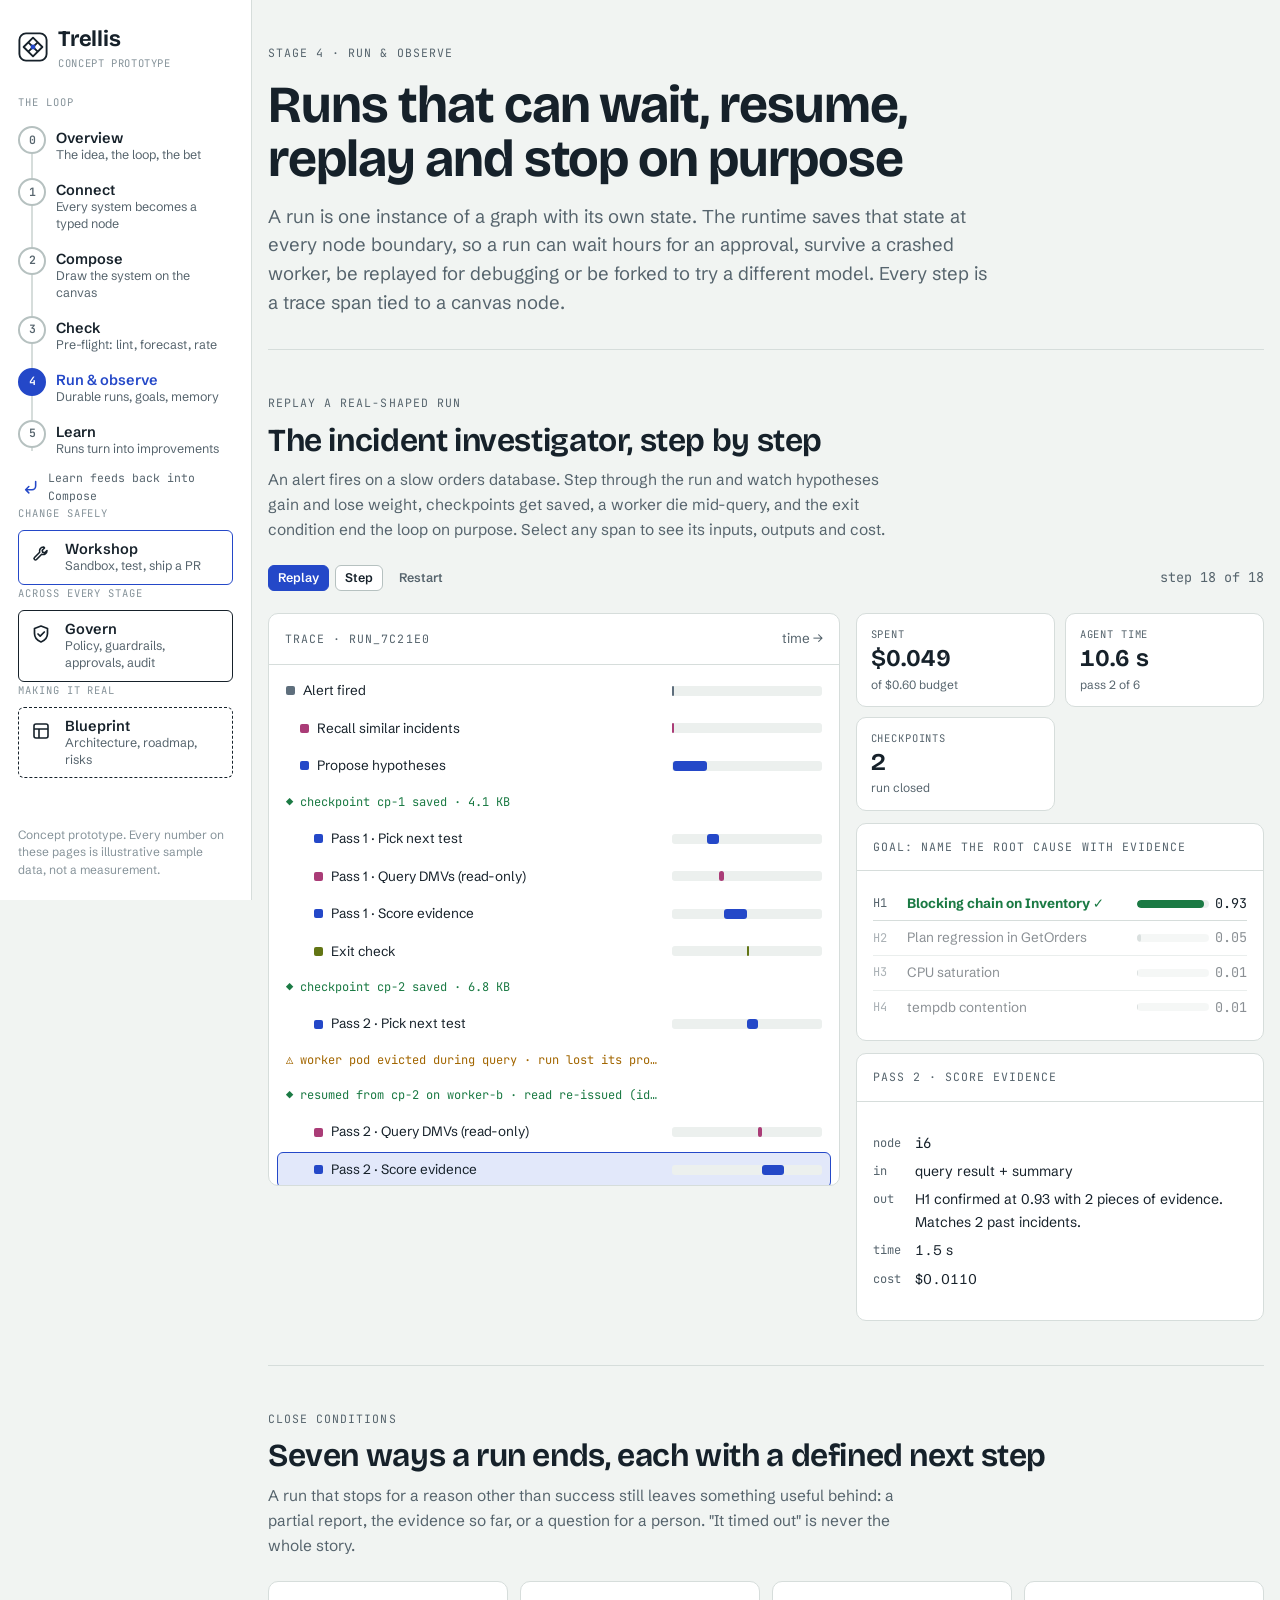
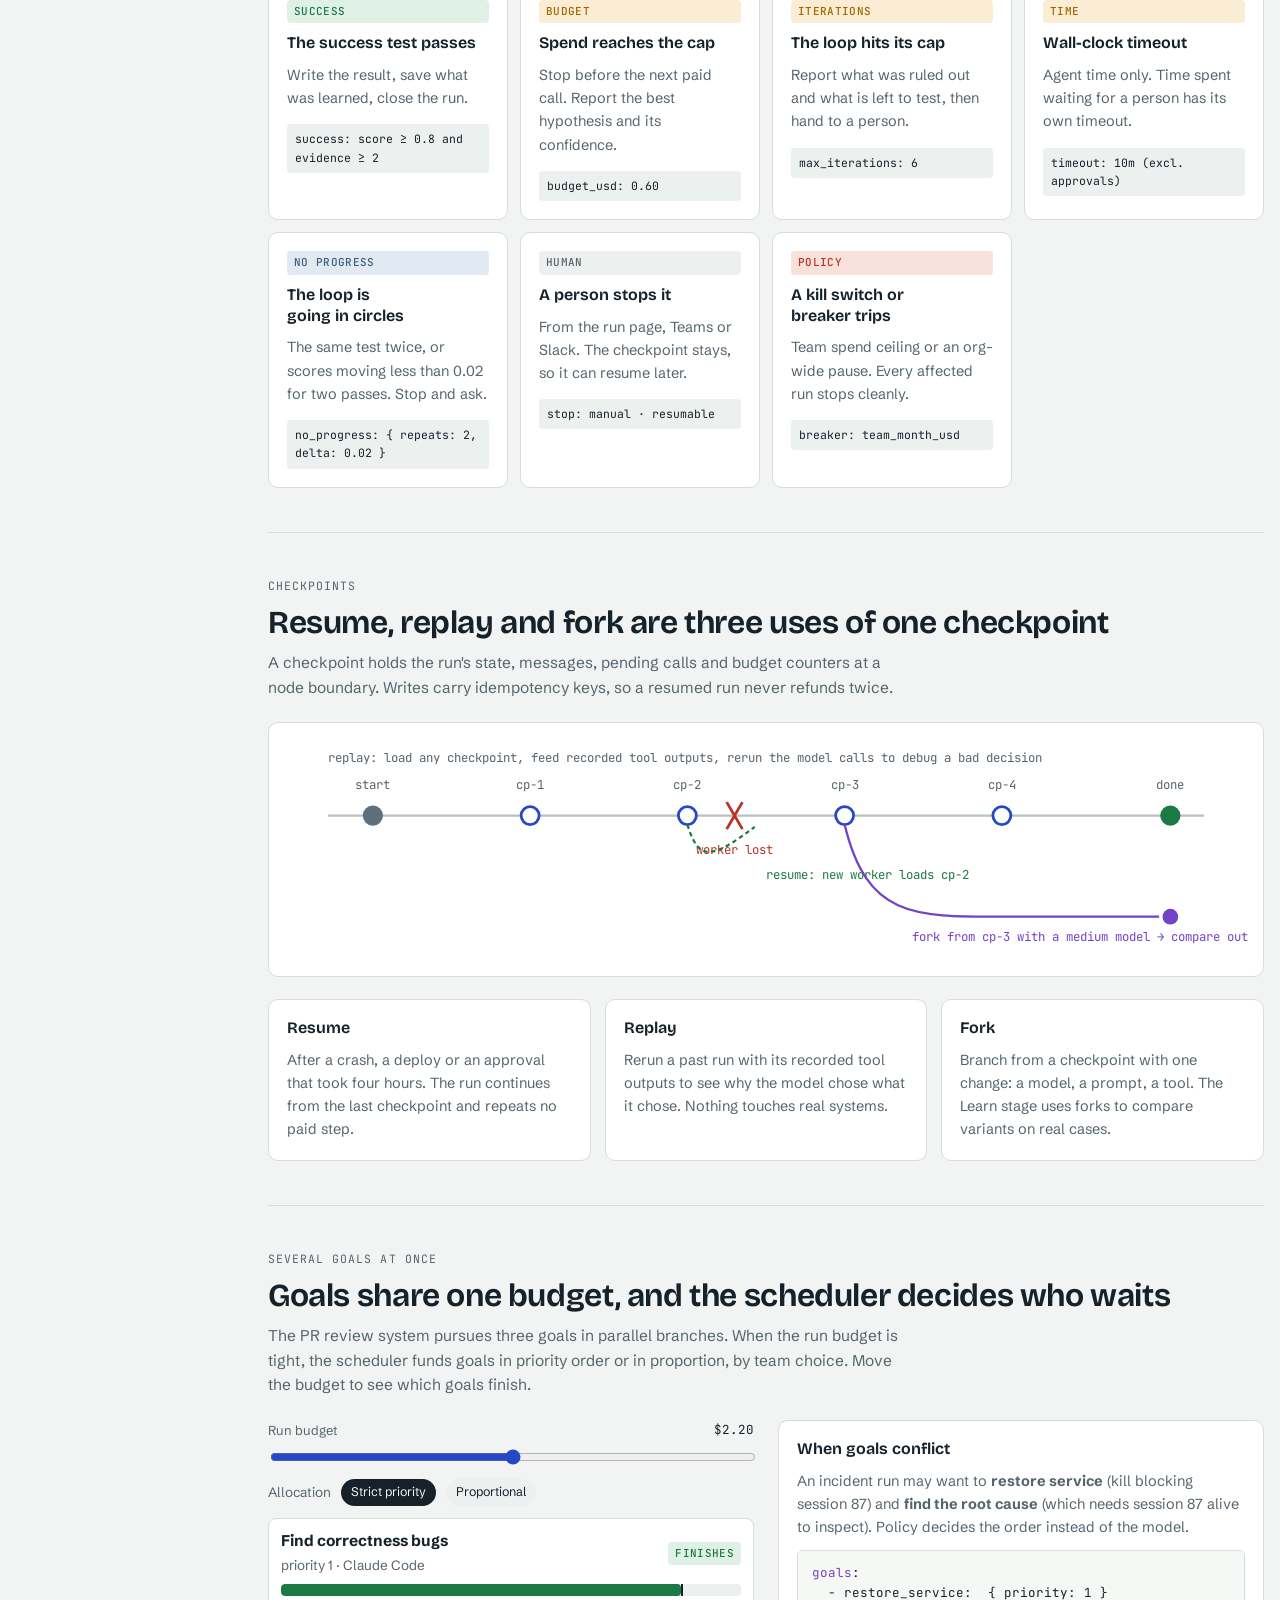
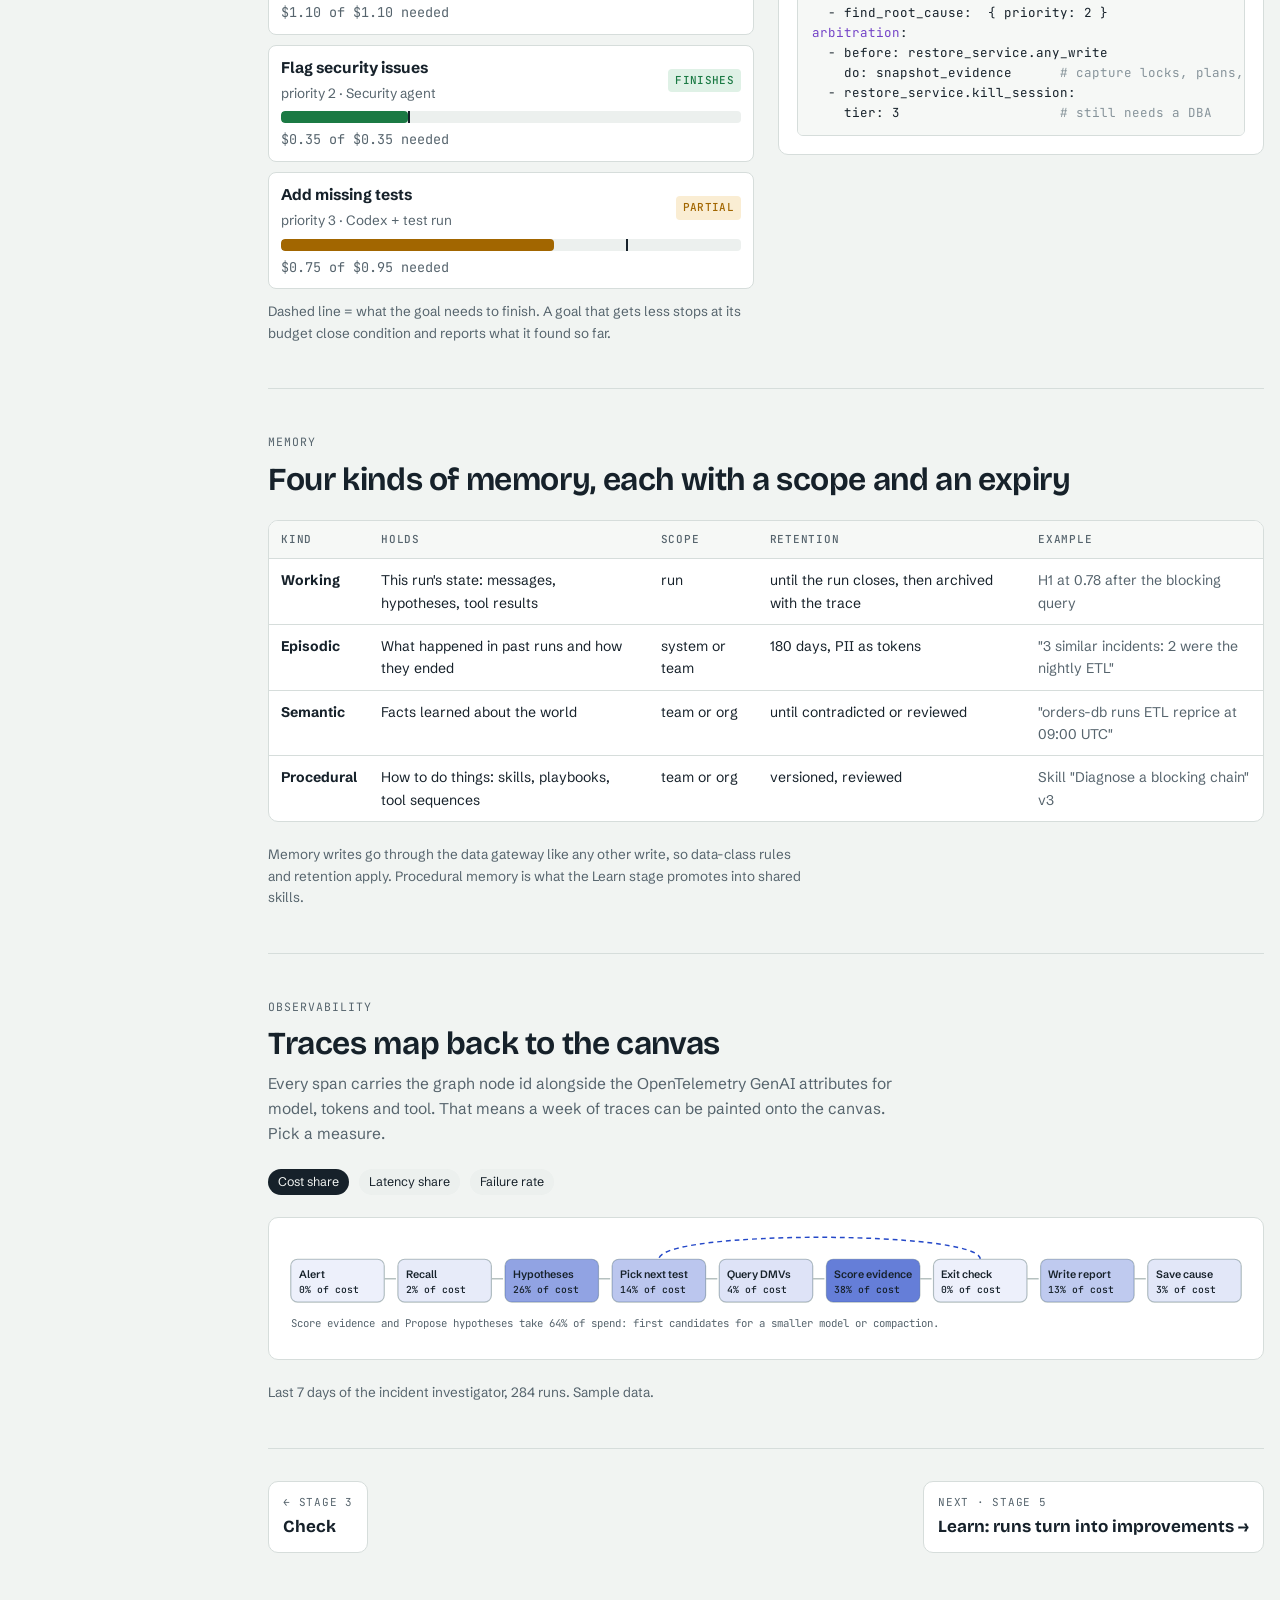
<file: run.html>
<!doctype html>
<html lang="en">
<head>
<meta charset="utf-8">
<meta name="viewport" content="width=device-width, initial-scale=1, viewport-fit=cover">
<title>Trellis · Run and observe</title>
<meta name="claude:viewport-fit-sides" content="cover">
<link rel="preconnect" href="https://fonts.googleapis.com">
<link rel="preconnect" href="https://fonts.gstatic.com" crossorigin>
<link rel="stylesheet" href="https://fonts.googleapis.com/css2?family=Bricolage+Grotesque:opsz,wght@12..96,500;12..96,650;12..96,700&family=JetBrains+Mono:wght@400;500;600&family=Schibsted+Grotesk:wght@400;500;600;700&display=swap">
<link rel="stylesheet" href="styles.css">
<style>
  .replay { display: grid; grid-template-columns: minmax(0, 1.4fr) minmax(0, 1fr); gap: 16px; align-items: start; }
  @media (max-width: 920px) { .replay { grid-template-columns: minmax(0, 1fr); } }
  .controls { display: flex; gap: 8px; flex-wrap: wrap; align-items: center; justify-content: space-between; }
  .spans { display: grid; gap: 2px; padding: 8px; max-height: 520px; overflow: auto; }
  .span { display: grid; grid-template-columns: minmax(0, 1fr) 150px; gap: 10px; align-items: center; padding: 6px 8px; border-radius: 6px; cursor: pointer; border: 1px solid transparent; font: inherit; text-align: left; background: none; color: inherit; width: 100%; }
  .span:hover { background: var(--surface-2); }
  .span[aria-pressed="true"] { border-color: var(--accent); background: var(--accent-soft); }
  .span.future { opacity: .32; }
  .span .nm { display: flex; gap: 8px; align-items: center; min-width: 0; font-size: 13.5px; }
  .span .nm span:last-child { overflow: hidden; text-overflow: ellipsis; white-space: nowrap; }
  .span .ind { flex: none; }
  .span .gantt { position: relative; height: 10px; background: var(--surface-3); border-radius: 3px; }
  .span .gantt i { position: absolute; top: 0; bottom: 0; border-radius: 3px; background: var(--kc, var(--accent)); min-width: 2px; }
  .span.event .nm { font-family: var(--f-mono); font-size: 12px; color: var(--muted); }
  .span.event.warn .nm { color: var(--warn); }
  .span.event.ok .nm { color: var(--ok); }
  .sq { width: 9px; height: 9px; border-radius: 2px; background: var(--kc); flex: none; }
  .state { display: grid; gap: 12px; }
  .hyp { display: grid; grid-template-columns: 26px minmax(0, 1fr) 110px; gap: 8px; align-items: center; font-size: 13.5px; padding: 6px 0; border-bottom: 1px solid var(--line); }
  .hyp:last-child { border-bottom: 0; }
  .hyp .id { font-family: var(--f-mono); font-size: 12px; color: var(--muted); }
  .hyp .bar { height: 8px; }
  .hyp .bar > i { transition: width .4s; }
  .hyp.confirmed b { color: var(--ok); }
  .hyp.out { opacity: .5; }
  .detail { font-size: 13.5px; display: grid; gap: 8px; }
  .closes { display: grid; grid-template-columns: repeat(auto-fill, minmax(min(100%, 230px), 1fr)); gap: 12px; }
  .closes .card code { display: block; font-size: 11.5px; padding: 6px 8px; margin-top: 4px; }
  .tl svg { width: 100%; height: auto; display: block; }
  .goals { display: grid; gap: 10px; }
  .goal { display: grid; grid-template-columns: minmax(0, 1fr) 90px; gap: 6px 12px; align-items: center; padding: 10px 12px; border: 1px solid var(--line); border-radius: 8px; background: var(--surface); }
  .goal .bar { grid-column: 1 / -1; height: 12px; position: relative; }
  .goal .bar .need { position: absolute; top: 0; bottom: 0; border-right: 2px dashed var(--ink); }
  .heat svg { width: 100%; height: auto; display: block; }
  .heat .hn rect.b { stroke: var(--line-strong); stroke-width: 1.2; }
  .heat .hn text { font: 600 11px var(--f-body); fill: var(--ink); }
  .heat .hn text.v { font: 500 10px var(--f-mono); fill: var(--ink); }
</style>
</head>
<body>
<div class="shell" data-page="run">
  <nav id="rail" class="rail" aria-label="Prototype pages"></nav>
  <main class="main">
    <div class="page">
      <header class="page-head">
        <p class="eyebrow">Stage 4 · Run & observe</p>
        <h1>Runs that can wait, resume, replay and stop on purpose</h1>
        <p class="lede">A run is one instance of a graph with its own state. The runtime saves that state at every node boundary, so a run can wait hours for an approval, survive a crashed worker, be replayed for debugging or be forked to try a different model. Every step is a trace span tied to a canvas node.</p>
      </header>

      <section class="section" aria-labelledby="rp-h">
        <div class="section-head">
          <p class="eyebrow">Replay a real-shaped run</p>
          <h2 id="rp-h">The incident investigator, step by step</h2>
          <p>An alert fires on a slow orders database. Step through the run and watch hypotheses gain and lose weight, checkpoints get saved, a worker die mid-query, and the exit condition end the loop on purpose. Select any span to see its inputs, outputs and cost.</p>
        </div>
        <div class="controls">
          <div class="row" style="gap:6px">
            <button class="btn primary sm" id="play">Play</button>
            <button class="btn sm" id="step">Step</button>
            <button class="btn sm ghost" id="restart">Restart</button>
          </div>
          <span class="small muted mono" id="clock"></span>
        </div>
        <div class="replay">
          <div class="panel">
            <div class="panel-head"><span class="eyebrow">Trace · run_7c21e0</span><span class="small muted">time →</span></div>
            <div class="spans" id="spans"></div>
          </div>
          <div class="state">
            <div class="stats" id="runStats"></div>
            <div class="panel"><div class="panel-head"><span class="eyebrow">Goal: name the root cause with evidence</span></div><div class="panel-body" id="hyps" style="gap:0"></div></div>
            <div class="panel"><div class="panel-head"><span class="eyebrow" id="detTitle">Selected span</span></div><div class="panel-body detail" id="detail"></div></div>
          </div>
        </div>
      </section>

      <section class="section" aria-labelledby="close-h">
        <div class="section-head">
          <p class="eyebrow">Close conditions</p>
          <h2 id="close-h">Seven ways a run ends, each with a defined next step</h2>
          <p>A run that stops for a reason other than success still leaves something useful behind: a partial report, the evidence so far, or a question for a person. "It timed out" is never the whole story.</p>
        </div>
        <div class="closes">
          <div class="card"><span class="pill ok">success</span><h4>The success test passes</h4><p>Write the result, save what was learned, close the run.</p><code>success: score ≥ 0.8 and evidence ≥ 2</code></div>
          <div class="card"><span class="pill warn">budget</span><h4>Spend reaches the cap</h4><p>Stop before the next paid call. Report the best hypothesis and its confidence.</p><code>budget_usd: 0.60</code></div>
          <div class="card"><span class="pill warn">iterations</span><h4>The loop hits its cap</h4><p>Report what was ruled out and what is left to test, then hand to a person.</p><code>max_iterations: 6</code></div>
          <div class="card"><span class="pill warn">time</span><h4>Wall-clock timeout</h4><p>Agent time only. Time spent waiting for a person has its own timeout.</p><code>timeout: 10m (excl. approvals)</code></div>
          <div class="card"><span class="pill info">no progress</span><h4>The loop is going in circles</h4><p>The same test twice, or scores moving less than 0.02 for two passes. Stop and ask.</p><code>no_progress: { repeats: 2, delta: 0.02 }</code></div>
          <div class="card"><span class="pill">human</span><h4>A person stops it</h4><p>From the run page, Teams or Slack. The checkpoint stays, so it can resume later.</p><code>stop: manual · resumable</code></div>
          <div class="card"><span class="pill err">policy</span><h4>A kill switch or breaker trips</h4><p>Team spend ceiling or an org-wide pause. Every affected run stops cleanly.</p><code>breaker: team_month_usd</code></div>
        </div>
      </section>

      <section class="section" aria-labelledby="cp-h">
        <div class="section-head">
          <p class="eyebrow">Checkpoints</p>
          <h2 id="cp-h">Resume, replay and fork are three uses of one checkpoint</h2>
          <p>A checkpoint holds the run's state, messages, pending calls and budget counters at a node boundary. Writes carry idempotency keys, so a resumed run never refunds twice.</p>
        </div>
        <div class="panel tl" style="padding:14px">
          <svg viewBox="0 0 860 200" role="img" aria-label="A run timeline with checkpoints cp-1 to cp-5. Resume continues after a crash at cp-2. Replay reruns from cp-1 with recorded outputs. Fork branches from cp-3 with a different model.">
            <line x1="40" y1="70" x2="820" y2="70" stroke="var(--line-strong)" stroke-width="2"/>
            <g font-family="var(--f-mono)" font-size="11">
              <circle cx="80" cy="70" r="9" fill="var(--k-trigger)"/><text x="80" y="46" text-anchor="middle" class="svg-mono">start</text>
              <circle cx="220" cy="70" r="8" fill="var(--surface)" stroke="var(--accent)" stroke-width="2.5"/><text x="220" y="46" text-anchor="middle" class="svg-mono">cp-1</text>
              <circle cx="360" cy="70" r="8" fill="var(--surface)" stroke="var(--accent)" stroke-width="2.5"/><text x="360" y="46" text-anchor="middle" class="svg-mono">cp-2</text>
              <path d="M395 58 l14 24 M409 58 l-14 24" stroke="var(--err)" stroke-width="2.5"/><text x="402" y="104" text-anchor="middle" style="fill:var(--err)">worker lost</text>
              <circle cx="500" cy="70" r="8" fill="var(--surface)" stroke="var(--accent)" stroke-width="2.5"/><text x="500" y="46" text-anchor="middle" class="svg-mono">cp-3</text>
              <circle cx="640" cy="70" r="8" fill="var(--surface)" stroke="var(--accent)" stroke-width="2.5"/><text x="640" y="46" text-anchor="middle" class="svg-mono">cp-4</text>
              <circle cx="790" cy="70" r="9" fill="var(--ok)"/><text x="790" y="46" text-anchor="middle" class="svg-mono">done</text>
            </g>
            <path d="M360 78 C 370 110, 380 110, 420 80" fill="none" stroke="var(--ok)" stroke-width="2" stroke-dasharray="4 3"/>
            <text x="430" y="126" class="svg-mono" style="font-size:11px;fill:var(--ok)">resume: new worker loads cp-2</text>
            <path d="M500 78 C 520 160, 560 160, 640 160 H 780" fill="none" stroke="var(--k-harness)" stroke-width="2"/>
            <circle cx="790" cy="160" r="7" fill="var(--k-harness)"/>
            <text x="560" y="182" class="svg-mono" style="font-size:11px;fill:var(--k-harness)">fork from cp-3 with a medium model → compare outcomes</text>
            <text x="40" y="22" class="svg-mono" style="font-size:11px">replay: load any checkpoint, feed recorded tool outputs, rerun the model calls to debug a bad decision</text>
          </svg>
        </div>
        <div class="grid g3">
          <div class="card"><h4>Resume</h4><p>After a crash, a deploy or an approval that took four hours. The run continues from the last checkpoint and repeats no paid step.</p></div>
          <div class="card"><h4>Replay</h4><p>Rerun a past run with its recorded tool outputs to see why the model chose what it chose. Nothing touches real systems.</p></div>
          <div class="card"><h4>Fork</h4><p>Branch from a checkpoint with one change: a model, a prompt, a tool. The Learn stage uses forks to compare variants on real cases.</p></div>
        </div>
      </section>

      <section class="section" aria-labelledby="goal-h">
        <div class="section-head">
          <p class="eyebrow">Several goals at once</p>
          <h2 id="goal-h">Goals share one budget, and the scheduler decides who waits</h2>
          <p>The PR review system pursues three goals in parallel branches. When the run budget is tight, the scheduler funds goals in priority order or in proportion, by team choice. Move the budget to see which goals finish.</p>
        </div>
        <div class="split">
          <div class="stack">
            <label class="field"><span><span>Run budget</span><output id="budOut">$2.20</output></span><input type="range" id="bud" min="0.4" max="4" step="0.1" value="2.2"></label>
            <div class="row"><span class="small muted">Allocation</span><button class="chip" data-mode="priority" aria-pressed="true">Strict priority</button><button class="chip" data-mode="share" aria-pressed="false">Proportional</button></div>
            <div class="goals" id="goals"></div>
            <p class="small muted">Dashed line = what the goal needs to finish. A goal that gets less stops at its budget close condition and reports what it found so far.</p>
          </div>
          <div class="stack">
            <div class="card"><h4>When goals conflict</h4><p>An incident run may want to <b>restore service</b> (kill blocking session 87) and <b>find the root cause</b> (which needs session 87 alive to inspect). Policy decides the order instead of the model.</p>
<pre class="code"><span class="k">goals</span>:
  - restore_service:  { priority: 1 }
  - find_root_cause:  { priority: 2 }
<span class="k">arbitration</span>:
  - before: restore_service.any_write
    do: snapshot_evidence      <span class="c"># capture locks, plans, waits</span>
  - restore_service.kill_session:
    tier: 3                    <span class="c"># still needs a DBA</span></pre></div>
          </div>
        </div>
      </section>

      <section class="section" aria-labelledby="mem-h">
        <div class="section-head">
          <p class="eyebrow">Memory</p>
          <h2 id="mem-h">Four kinds of memory, each with a scope and an expiry</h2>
        </div>
        <div class="table-wrap">
          <table>
            <thead><tr><th>Kind</th><th>Holds</th><th>Scope</th><th>Retention</th><th>Example</th></tr></thead>
            <tbody>
              <tr><td><b>Working</b></td><td>This run's state: messages, hypotheses, tool results</td><td>run</td><td>until the run closes, then archived with the trace</td><td class="muted">H1 at 0.78 after the blocking query</td></tr>
              <tr><td><b>Episodic</b></td><td>What happened in past runs and how they ended</td><td>system or team</td><td>180 days, PII as tokens</td><td class="muted">"3 similar incidents: 2 were the nightly ETL"</td></tr>
              <tr><td><b>Semantic</b></td><td>Facts learned about the world</td><td>team or org</td><td>until contradicted or reviewed</td><td class="muted">"orders-db runs ETL reprice at 09:00 UTC"</td></tr>
              <tr><td><b>Procedural</b></td><td>How to do things: skills, playbooks, tool sequences</td><td>team or org</td><td>versioned, reviewed</td><td class="muted">Skill "Diagnose a blocking chain" v3</td></tr>
            </tbody>
          </table>
        </div>
        <p class="small muted measure">Memory writes go through the data gateway like any other write, so data-class rules and retention apply. Procedural memory is what the Learn stage promotes into shared skills.</p>
      </section>

      <section class="section" aria-labelledby="obs-h">
        <div class="section-head">
          <p class="eyebrow">Observability</p>
          <h2 id="obs-h">Traces map back to the canvas</h2>
          <p>Every span carries the graph node id alongside the OpenTelemetry GenAI attributes for model, tokens and tool. That means a week of traces can be painted onto the canvas. Pick a measure.</p>
        </div>
        <div class="row" id="heatModes"><button class="chip" data-h="cost" aria-pressed="true">Cost share</button><button class="chip" data-h="lat" aria-pressed="false">Latency share</button><button class="chip" data-h="fail" aria-pressed="false">Failure rate</button></div>
        <div class="panel heat svg-wrap" style="padding:12px" id="heat"></div>
        <p class="small muted">Last 7 days of the incident investigator, 284 runs. Sample data.</p>
      </section>

      <nav class="next-prev" aria-label="Previous and next pages">
        <a href="check.html"><span>← Stage 3</span><b>Check</b></a>
        <a href="learn.html"><span>Next · Stage 5</span><b>Learn: runs turn into improvements →</b></a>
      </nav>
    </div>
  </main>
</div>
<script src="shared.js"></script>
<script>
(function () {
  // ---------- replay ----------
  const K = { trigger: "var(--k-trigger)", agent: "var(--k-agent)", data: "var(--k-data)", control: "var(--k-control)", tool: "var(--k-tool)", event: "var(--line-strong)" };
  const H0 = { H1: ["Blocking chain on Inventory", 0.45], H2: ["Plan regression in GetOrders", 0.30], H3: ["CPU saturation", 0.15], H4: ["tempdb contention", 0.10] };
  const STEPS = [
    { n: "Alert fired", k: "trigger", node: "i1", ms: 5, c: 0, d: 0, inp: "Kafka · alerts topic", out: "orders-db: p95 query latency 2.4 s for 5 min (threshold 2 s)" },
    { n: "Recall similar incidents", k: "data", node: "i2", ms: 60, c: 0.0006, d: 1, inp: "embedding of alert + db name", out: "3 matches: 2× blocking chain caused by the nightly ETL, 1× plan regression after an index rebuild" },
    { n: "Propose hypotheses", k: "agent", node: "i3", ms: 2400, c: 0.014, d: 1, inp: "alert, 3 past incidents, db topology", out: "4 hypotheses with priors. Test H1 first: highest prior and cheapest to check.", hyp: { H1: 0.45, H2: 0.30, H3: 0.15, H4: 0.10 } },
    { ev: "checkpoint cp-1 saved · 4.1 KB", cls: "ok" },
    { n: "Pass 1 · Pick next test", k: "agent", node: "i4", ms: 900, c: 0.002, d: 2, inp: "hypotheses + budget left $0.58", out: "Query the blocking chain: sys.dm_exec_requests joined to sys.dm_os_waiting_tasks", pass: 1 },
    { n: "Pass 1 · Query DMVs (read-only)", k: "data", node: "i5", ms: 340, c: 0.0008, d: 2, inp: "SELECT session_id, blocking_session_id, wait_type … (read-only role)", out: "Head blocker: session 87, wait LCK_M_X on Inventory. 41 sessions blocked behind it." },
    { n: "Pass 1 · Score evidence", k: "agent", node: "i6", ms: 1600, c: 0.011, d: 2, inp: "query result + hypotheses", out: "H1 rises to 0.78. H3 drops: CPU is 34%. One piece of evidence so far.", hyp: { H1: 0.78, H2: 0.22, H3: 0.04, H4: 0.06 } },
    { n: "Exit check", k: "control", node: "x1", ms: 5, c: 0, d: 2, inp: "score ≥ 0.8 and evidence ≥ 2?", out: "Not yet: top score 0.78 with 1 piece of evidence. Pass 1 of 6, $0.03 of $0.60 spent. Loop." },
    { ev: "checkpoint cp-2 saved · 6.8 KB", cls: "ok" },
    { n: "Pass 2 · Pick next test", k: "agent", node: "i4", ms: 800, c: 0.002, d: 2, inp: "context compacted to a 180-token summary", out: "What is session 87 running, and since when?", pass: 2 },
    { ev: "worker pod evicted during query · run lost its process", cls: "warn" },
    { ev: "resumed from cp-2 on worker-b · read re-issued (idempotent)", cls: "ok" },
    { n: "Pass 2 · Query DMVs (read-only)", k: "data", node: "i5", ms: 290, c: 0.0008, d: 2, inp: "sys.dm_exec_sessions + dm_exec_sql_text for session 87", out: "UPDATE Inventory SET price = … from job 'nightly-etl-reprice', started 09:02, running 39 min, holds an X lock." },
    { n: "Pass 2 · Score evidence", k: "agent", node: "i6", ms: 1500, c: 0.011, d: 2, inp: "query result + summary", out: "H1 confirmed at 0.93 with 2 pieces of evidence. Matches 2 past incidents.", hyp: { H1: 0.93, H2: 0.05, H3: 0.01, H4: 0.01 } },
    { n: "Exit check", k: "control", node: "x1", ms: 5, c: 0, d: 2, inp: "score ≥ 0.8 and evidence ≥ 2?", out: "Success: H1 at 0.93 with 2 pieces of evidence, after pass 2 of 6. Spent $0.042 of $0.60.", done: true },
    { n: "Write RCA report", k: "tool", node: "i8", ms: 2600, c: 0.006, d: 1, inp: "confirmed cause, evidence, timeline", out: "Jira OPS-4412 created (tier 1). Recommends moving the ETL job off peak and batching the UPDATE. Killing session 87 is offered as a tier 3 action for a DBA." },
    { n: "Save confirmed cause", k: "data", node: "i9", ms: 70, c: 0.0006, d: 1, inp: "episodic memory, team scope", out: "Stored: 'nightly-etl-reprice blocks Inventory at 09:00' with links to the trace and the ticket." },
    { ev: "run closed · success", cls: "ok" }
  ];
  let t = 0; STEPS.forEach((s) => { if (s.ev) { s.t = t; return; } s.t = t; t += s.ms; });
  const TOTAL = t;
  let cur = -1, selIdx = -1, timer = null;
  function hypAt(i) { let h = Object.fromEntries(Object.entries(H0).map(([k, v]) => [k, v[1]])); for (let j = 0; j <= i; j++) if (STEPS[j] && STEPS[j].hyp) h = STEPS[j].hyp; return h; }
  function render() {
    $("#spans").innerHTML = STEPS.map((s, i) => {
      const fut = i > cur ? " future" : "";
      if (s.ev) return `<button class="span event ${s.cls}${fut}" data-i="${i}" ${i > cur ? "disabled" : ""}><span class="nm"><span>${s.cls === "warn" ? "⚠" : "◆"} ${esc(s.ev)}</span></span><span></span></button>`;
      const left = (s.t / TOTAL) * 100, w = Math.max(0.8, (s.ms / TOTAL) * 100);
      return `<button class="span${fut}" data-i="${i}" aria-pressed="${i === selIdx}" ${i > cur ? "disabled" : ""} style="padding-left:${8 + s.d * 14}px"><span class="nm"><span class="sq" style="--kc:${K[s.k]}"></span><span>${esc(s.n)}</span></span><span class="gantt"><i style="left:${left}%;width:${w}%;--kc:${K[s.k]}"></i></span></button>`;
    }).join("");
    const done = STEPS.slice(0, cur + 1).filter((s) => !s.ev);
    const spent = done.reduce((a, s) => a + s.c, 0), ms = done.reduce((a, s) => a + s.ms, 0);
    const pass = Math.max(0, ...done.map((s) => s.pass || 0));
    const cps = STEPS.slice(0, cur + 1).filter((s) => s.ev && /checkpoint/.test(s.ev)).length;
    $("#runStats").innerHTML = `
      <div class="stat"><span class="label">Spent</span><span class="value num">$${spent.toFixed(3)}</span><span class="note">of $0.60 budget</span></div>
      <div class="stat"><span class="label">Agent time</span><span class="value num">${(ms / 1000).toFixed(1)} s</span><span class="note">pass ${pass} of 6</span></div>
      <div class="stat"><span class="label">Checkpoints</span><span class="value num">${cps}</span><span class="note">${cur >= STEPS.length - 1 ? "run closed" : cur < 0 ? "not started" : "running"}</span></div>`;
    const h = hypAt(cur), fin = cur >= 0 && STEPS.slice(0, cur + 1).some((s) => s.done);
    $("#hyps").innerHTML = Object.entries(H0).map(([k, v]) => { const p = h[k]; const conf = fin && k === "H1"; return `<div class="hyp${conf ? " confirmed" : ""}${p < 0.06 ? " out" : ""}"><span class="id">${k}</span><span>${conf ? "<b>" + v[0] + " ✓</b>" : v[0]}</span><span class="row" style="gap:6px;flex-wrap:nowrap"><span class="bar" style="flex:1"><i style="width:${p * 100}%;background:${conf ? "var(--ok)" : p >= 0.5 ? "var(--accent)" : "var(--line-strong)"}"></i></span><span class="mono small num">${p.toFixed(2)}</span></span></div>`; }).join("");
    const s = STEPS[selIdx];
    if (!s || s.ev) { $("#detTitle").textContent = "Selected span"; $("#detail").innerHTML = `<p class="muted">${cur < 0 ? "Press Play or Step to start the run." : "Select a span in the trace to see what went in and what came out."}</p>`; }
    else {
      $("#detTitle").textContent = s.n;
      $("#detail").innerHTML = `<dl class="kv"><dt>node</dt><dd class="mono">${s.node}</dd><dt>in</dt><dd>${esc(s.inp)}</dd><dt>out</dt><dd>${esc(s.out)}</dd><dt>time</dt><dd class="num">${s.ms >= 1000 ? (s.ms / 1000).toFixed(1) + " s" : s.ms + " ms"}</dd><dt>cost</dt><dd class="num">${s.c ? "$" + s.c.toFixed(4) : "free"}</dd></dl>`;
    }
    $("#clock").textContent = cur < 0 ? "ready" : `step ${Math.min(cur + 1, STEPS.length)} of ${STEPS.length}`;
    $("#play").textContent = timer ? "Pause" : cur >= STEPS.length - 1 ? "Replay" : "Play";
  }
  function advance() {
    if (cur >= STEPS.length - 1) { stop(); return; }
    cur++; if (!STEPS[cur].ev) selIdx = cur; render();
    if (cur >= STEPS.length - 1) stop();
  }
  function stop() { clearInterval(timer); timer = null; render(); }
  $("#play").onclick = () => {
    if (timer) { stop(); return; }
    if (cur >= STEPS.length - 1) { cur = -1; selIdx = -1; }
    const reduce = window.matchMedia("(prefers-reduced-motion: reduce)").matches;
    timer = setInterval(advance, reduce ? 300 : 850); advance();
  };
  $("#step").onclick = () => { stop(); advance(); };
  $("#restart").onclick = () => { stop(); cur = -1; selIdx = -1; render(); };
  $("#spans").addEventListener("click", (e) => { const b = e.target.closest(".span"); if (!b || b.disabled) return; selIdx = +b.dataset.i; render(); });
  // open in a finished state so the page is complete at rest
  cur = STEPS.length - 1; selIdx = 13; render();

  // ---------- goals ----------
  const GOALS = [["Find correctness bugs", 1, 1.1, "Claude Code"], ["Flag security issues", 2, 0.35, "Security agent"], ["Add missing tests", 3, 0.95, "Codex + test run"]];
  let mode = "priority";
  function goals() {
    const B = +$("#bud").value; $("#budOut").textContent = "$" + B.toFixed(2);
    let alloc;
    if (mode === "priority") { let left = B; alloc = GOALS.map((g) => { const a = Math.min(g[2], left); left -= a; return a; }); }
    else { const tot = GOALS.reduce((s, g) => s + g[2], 0); alloc = GOALS.map((g) => Math.min(g[2], (B * g[2]) / tot)); }
    const max = Math.max(...GOALS.map((g) => g[2])) * 1.15;
    $("#goals").innerHTML = GOALS.map((g, i) => {
      const a = alloc[i], full = a >= g[2] - 1e-9, zero = a < 0.01;
      return `<div class="goal"><span><b>${g[0]}</b><br><span class="small muted">priority ${g[1]} · ${g[3]}</span></span><span class="pill ${full ? "ok" : zero ? "err" : "warn"}" style="justify-self:end">${full ? "finishes" : zero ? "skipped" : "partial"}</span><div class="bar"><i style="width:${(a / max) * 100}%;background:${full ? "var(--ok)" : "var(--warn)"}"></i><span class="need" style="left:${(g[2] / max) * 100}%"></span></div><span class="small muted mono" style="grid-column:1/-1">$${a.toFixed(2)} of $${g[2].toFixed(2)} needed</span></div>`;
    }).join("");
  }
  $("#bud").addEventListener("input", goals);
  $$("[data-mode]").forEach((b) => b.addEventListener("click", () => { mode = b.dataset.mode; $$("[data-mode]").forEach((x) => x.setAttribute("aria-pressed", String(x === b))); goals(); }));
  goals();

  // ---------- heat overlay ----------
  const HN = [["Alert", 0, 0, 0, 0], ["Recall", 1, 2, 1, 0.4], ["Hypotheses", 2, 26, 18, 1.1], ["Pick next test", 3, 14, 15, 0.7], ["Query DMVs", 4, 4, 6, 3.9], ["Score evidence", 5, 38, 30, 0.9], ["Exit check", 6, 0, 0, 0], ["Write report", 7, 13, 26, 0.4], ["Save cause", 8, 3, 4, 0.2]];
  function heat(m) {
    const idx = m === "cost" ? 2 : m === "lat" ? 3 : 4, max = Math.max(...HN.map((n) => n[idx])) || 1;
    const w = 96, gap = 14, x0 = 10;
    let s = `<svg viewBox="0 0 ${x0 * 2 + HN.length * (w + gap) - gap} 120" role="img" aria-label="Graph nodes shaded by ${m}">`;
    HN.forEach((n, i) => { const x = x0 + i * (w + gap); if (i) s += `<path d="M${x - gap} 50h${gap - 2}" stroke="var(--line-strong)" stroke-width="1.5"/>`; });
    s += `<path d="M${x0 + 6 * (w + gap) + w / 2} 30 C ${x0 + 6 * (w + gap) + w / 2} 0, ${x0 + 3 * (w + gap) + w / 2} 0, ${x0 + 3 * (w + gap) + w / 2} 30" fill="none" stroke="var(--accent)" stroke-dasharray="5 4" stroke-width="1.5"/>`;
    HN.forEach((n, i) => {
      const x = x0 + i * (w + gap), v = n[idx], a = v / max;
      const col = m === "fail" ? "var(--err)" : "var(--accent)";
      s += `<g class="hn"><rect class="b" x="${x}" y="30" width="${w}" height="44" rx="7" fill="var(--surface)"/><rect x="${x}" y="30" width="${w}" height="44" rx="7" fill="${col}" fill-opacity="${(0.08 + a * 0.62).toFixed(2)}"/>
        <text x="${x + 8}" y="49">${n[0]}</text><text class="v" x="${x + 8}" y="65">${m === "fail" ? v.toFixed(1) + "% fail" : v + "% of " + (m === "cost" ? "cost" : "time")}</text></g>`;
    });
    s += `<text x="10" y="100" class="svg-mono" style="font-size:11px">${m === "cost" ? "Score evidence and Propose hypotheses take 64% of spend: first candidates for a smaller model or compaction." : m === "lat" ? "Score evidence and the report take over half the time. The report could stream while the memory write runs." : "Query DMVs fails 3.9% of the time, mostly lock timeouts. The retry policy covers it, so add a lock-timeout hint."}</text></svg>`;
    $("#heat").innerHTML = s;
  }
  $("#heatModes").addEventListener("click", (e) => { const b = e.target.closest("button"); if (!b) return; $$("#heatModes button").forEach((x) => x.setAttribute("aria-pressed", String(x === b))); heat(b.dataset.h); });
  heat("cost");
})();
</script>
</body>
</html>
</file>
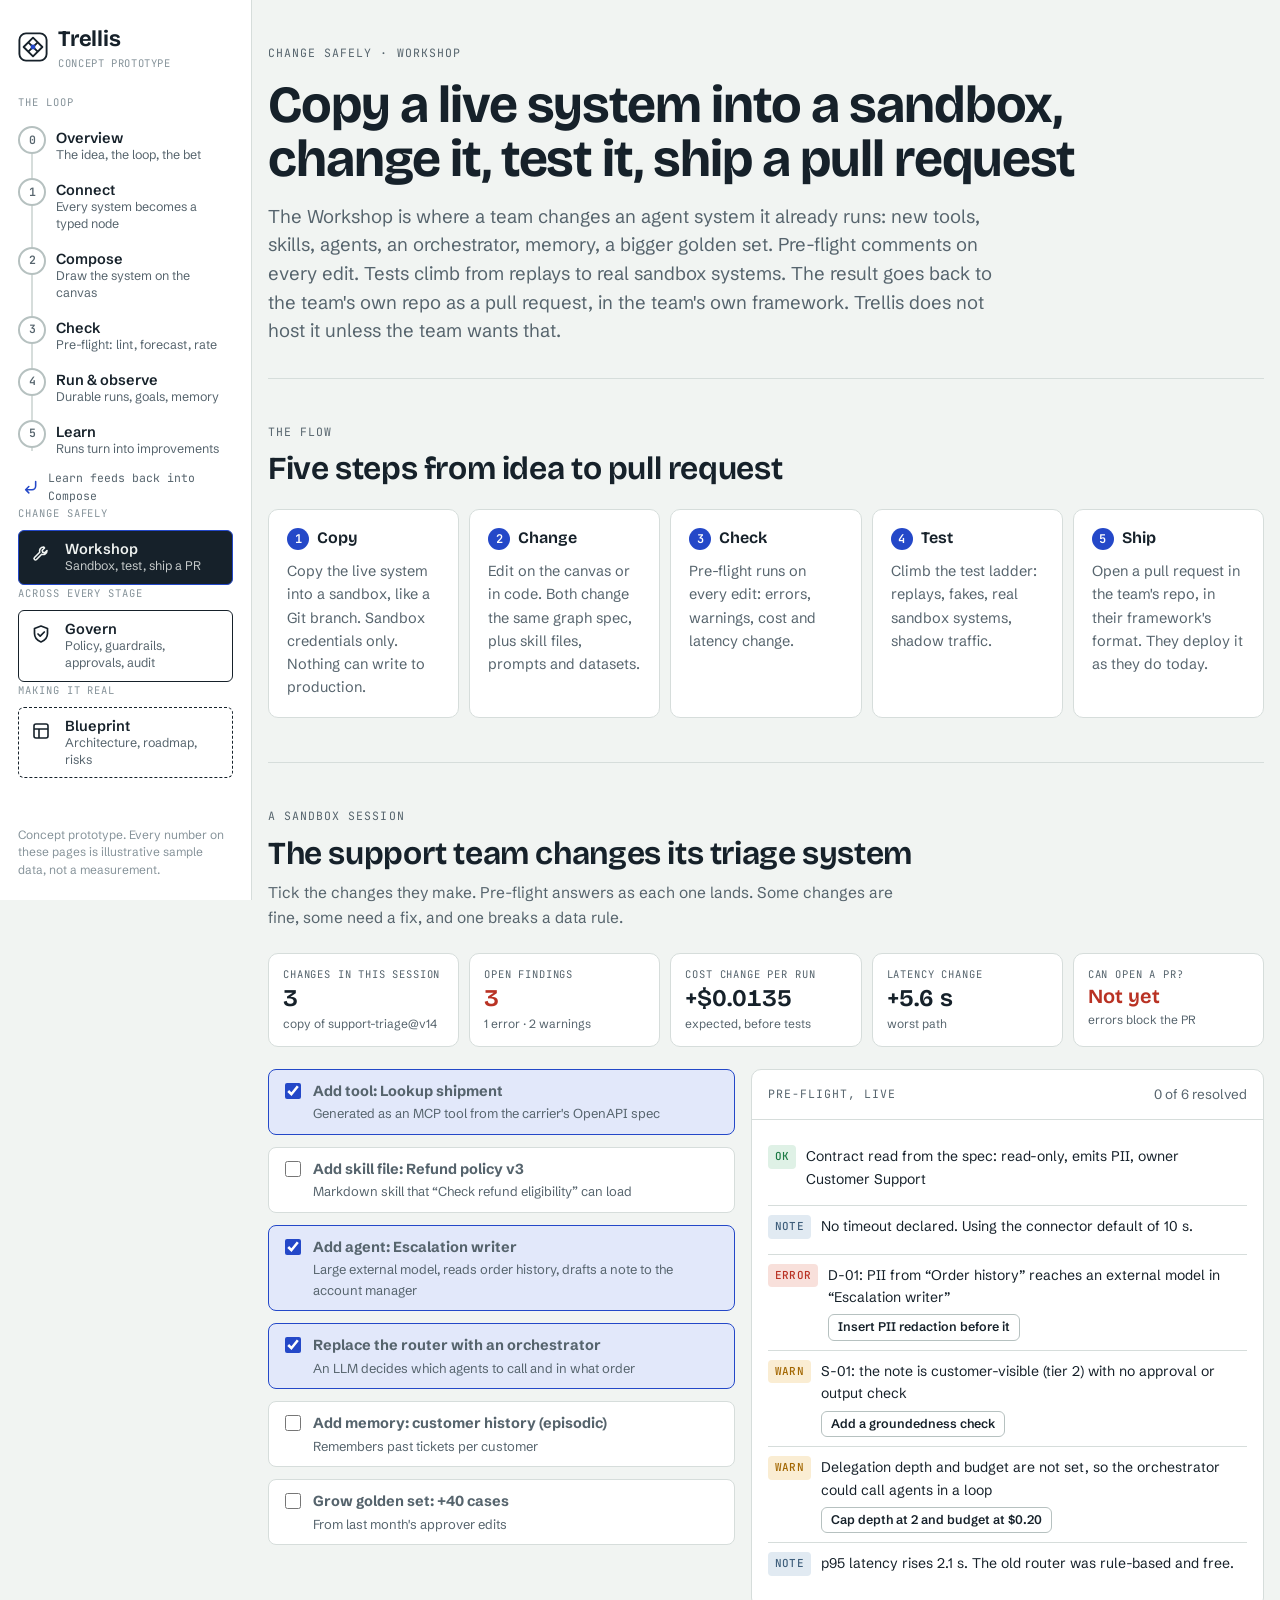
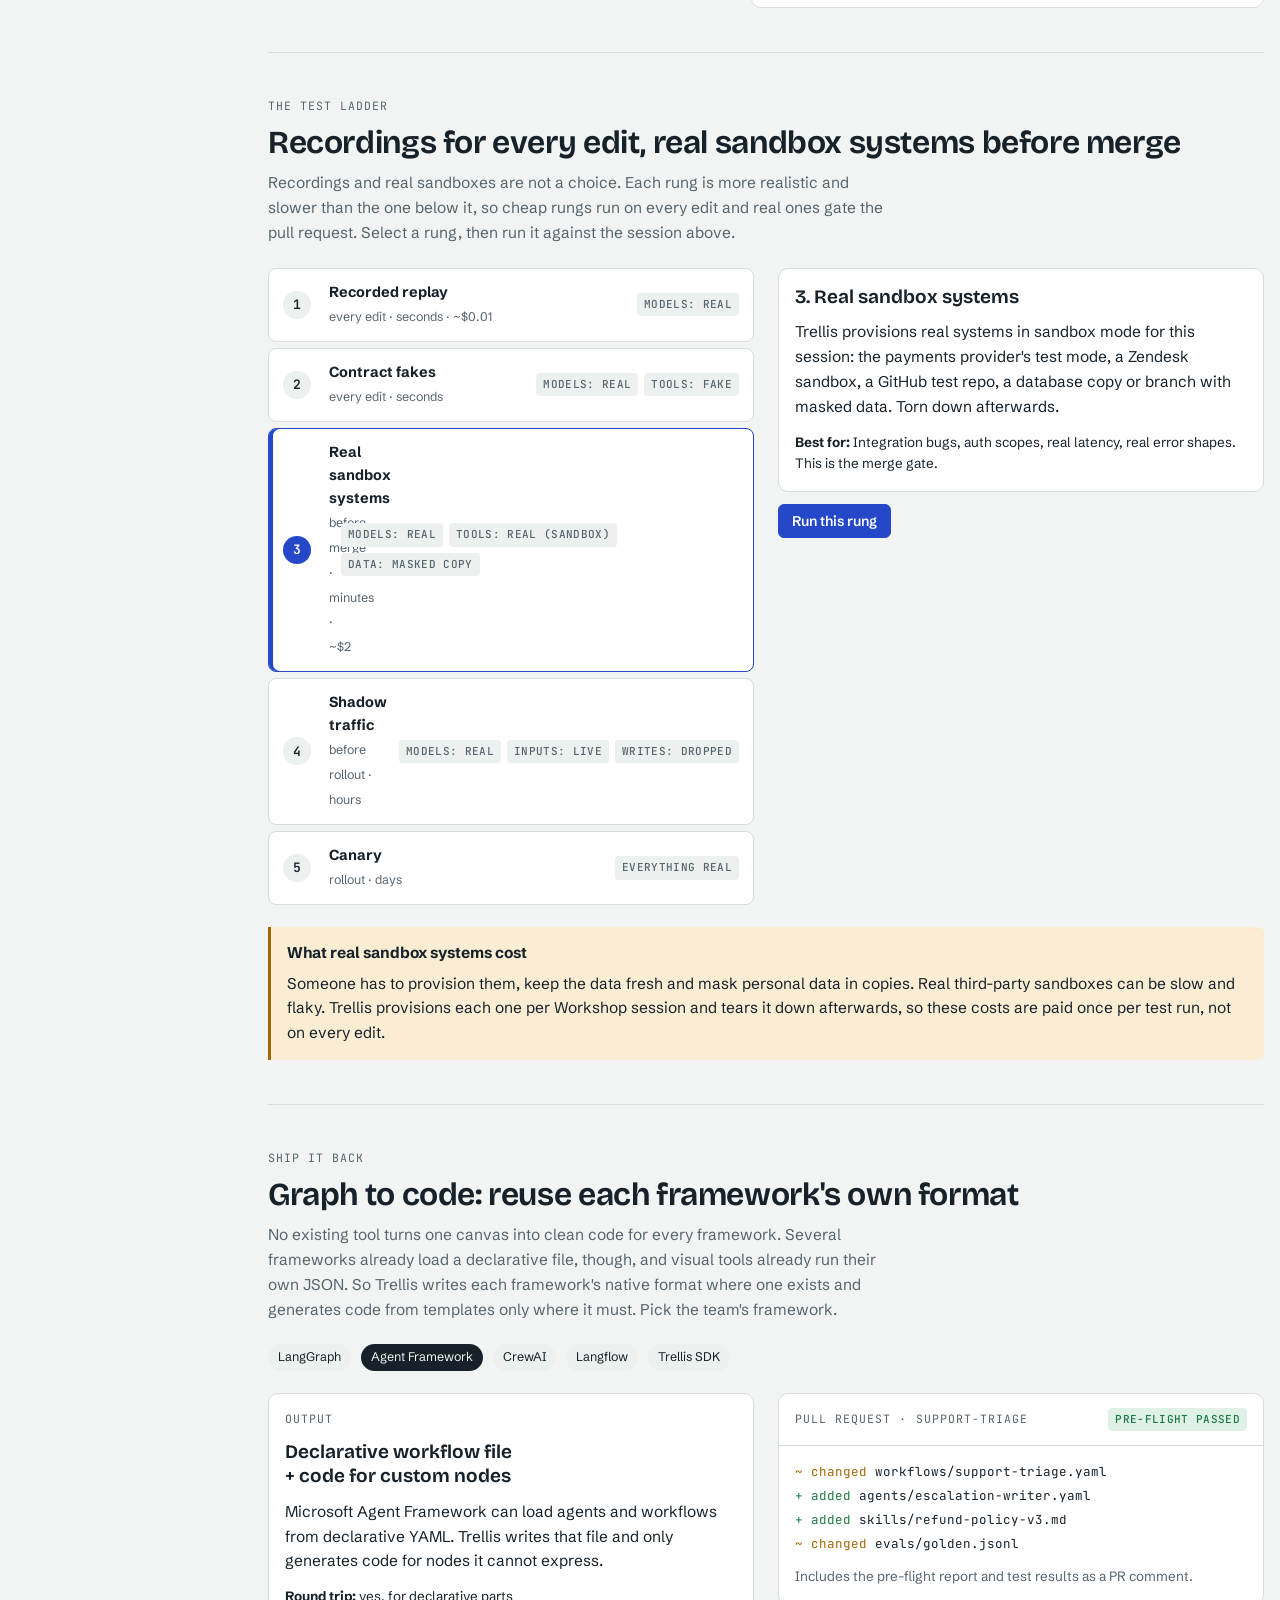
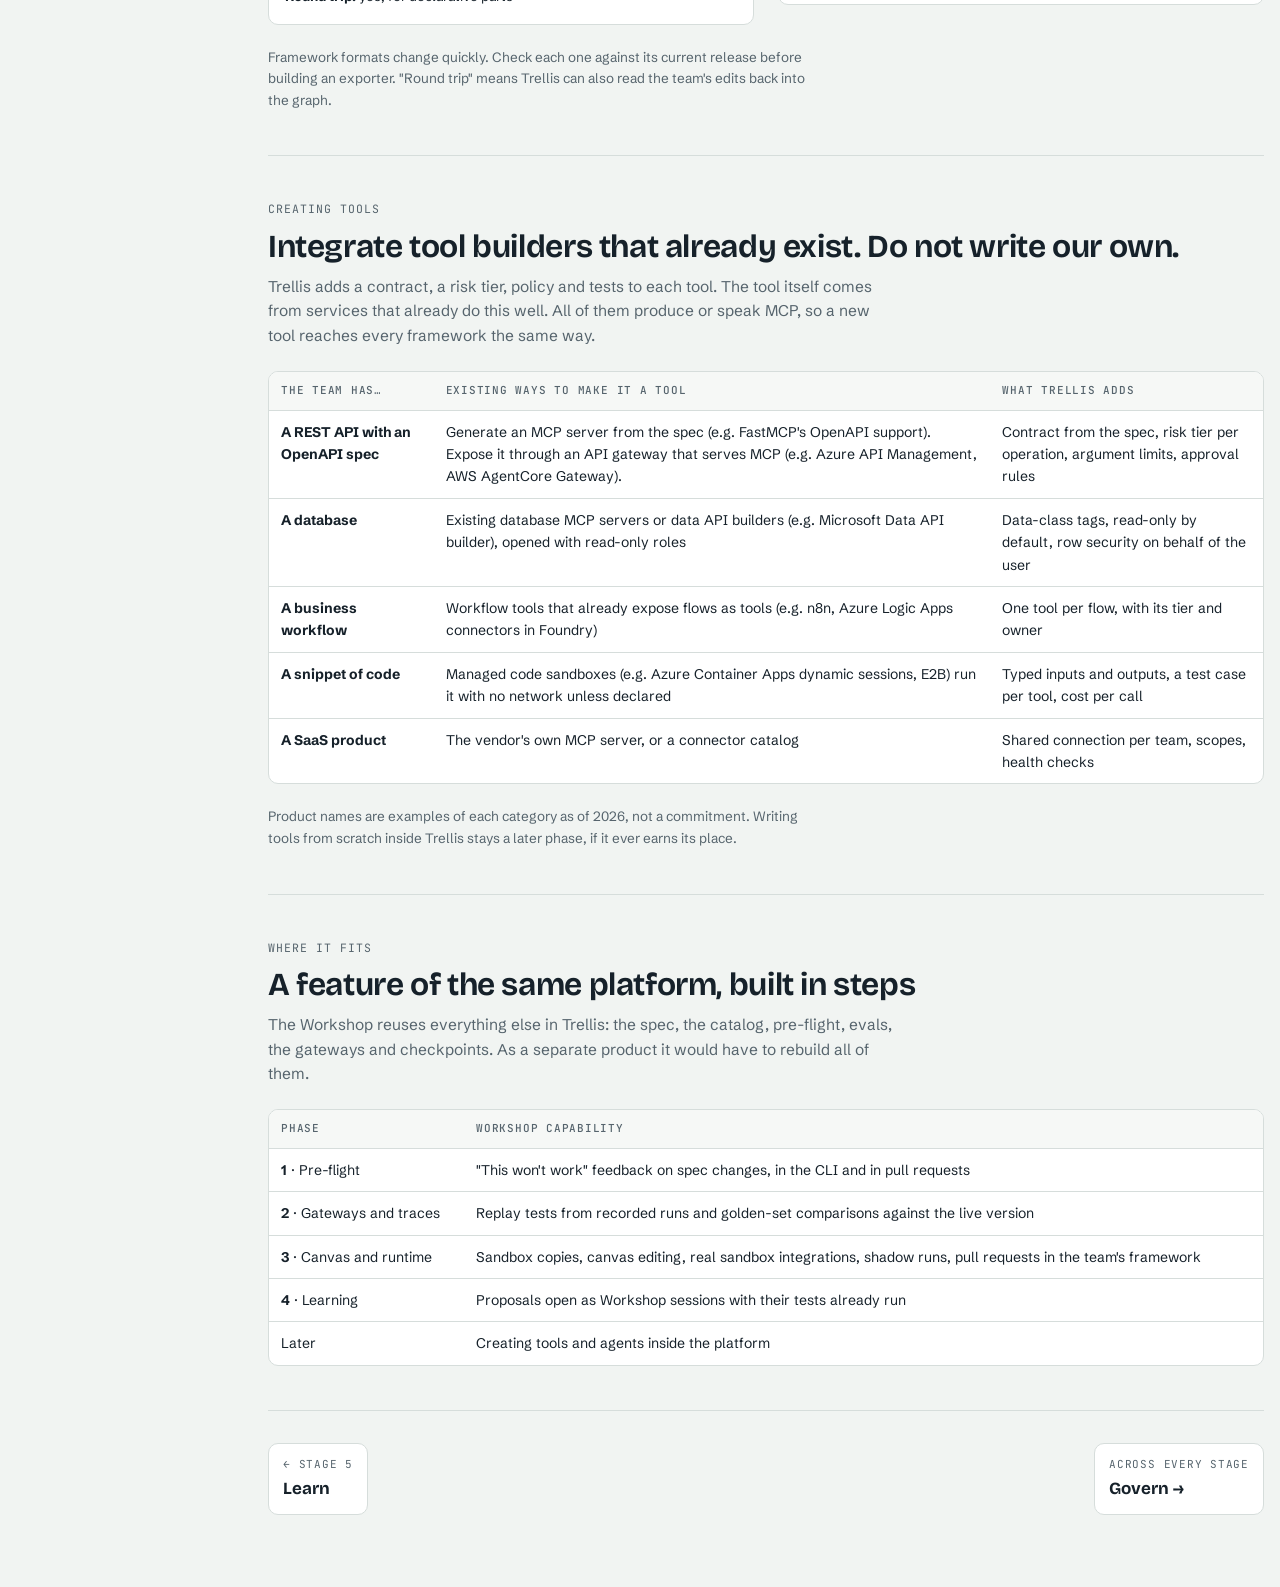
<file: workshop.html>
<!doctype html>
<html lang="en">
<head>
<meta charset="utf-8">
<meta name="viewport" content="width=device-width, initial-scale=1, viewport-fit=cover">
<title>Trellis · Workshop</title>
<meta name="claude:viewport-fit-sides" content="cover">
<link rel="preconnect" href="https://fonts.googleapis.com">
<link rel="preconnect" href="https://fonts.gstatic.com" crossorigin>
<link rel="stylesheet" href="https://fonts.googleapis.com/css2?family=Bricolage+Grotesque:opsz,wght@12..96,500;12..96,650;12..96,700&family=JetBrains+Mono:wght@400;500;600&family=Schibsted+Grotesk:wght@400;500;600;700&display=swap">
<link rel="stylesheet" href="styles.css">
<style>
  .steps { display: grid; grid-template-columns: repeat(auto-fit, minmax(min(100%, 180px), 1fr)); gap: 10px; counter-reset: s; }
  .steps .card { position: relative; }
  .steps .card h4::before { counter-increment: s; content: counter(s); display: inline-grid; place-items: center; width: 22px; height: 22px; border-radius: 50%; background: var(--accent); color: var(--accent-ink); font: 600 12px var(--f-mono); margin-right: 8px; }
  .session { display: grid; grid-template-columns: minmax(0, 1fr) minmax(0, 1.1fr); gap: 16px; align-items: start; }
  @media (max-width: 900px) { .session { grid-template-columns: minmax(0, 1fr); } }
  .edit { display: grid; grid-template-columns: 22px minmax(0, 1fr); gap: 10px; align-items: start; padding: 10px 12px; border: 1px solid var(--line); border-radius: 8px; background: var(--surface); cursor: pointer; }
  .edit:has(input:checked) { border-color: var(--accent); background: var(--accent-soft); }
  .edit input { width: 16px; height: 16px; accent-color: var(--accent); margin-top: 3px; }
  .edit b { font-size: 14.5px; display: block; }
  .edit span { font-size: 13px; color: var(--muted); }
  .chk > button { grid-column: 2; justify-self: start; }
  .chk { display: grid; grid-template-columns: auto minmax(0, 1fr); gap: 6px 10px; align-items: start; padding: 9px 0; border-bottom: 1px solid var(--line); font-size: 14px; }
  .chk:last-child { border-bottom: 0; }
  .chk.fixed { opacity: .55; }
  .chk.fixed p { text-decoration: line-through; }
  .ladder { display: grid; gap: 6px; }
  .rung { all: unset; box-sizing: border-box; cursor: pointer; display: grid; grid-template-columns: 34px minmax(0, 1fr) auto; gap: 12px; align-items: center; padding: 12px 14px; border: 1px solid var(--line); border-radius: 8px; background: var(--surface); }
  .rung:focus-visible { outline: 2px solid var(--accent); }
  .rung[aria-pressed="true"] { border-color: var(--accent); box-shadow: inset 4px 0 0 var(--accent); }
  .rung .n { font: 600 13px var(--f-mono); width: 28px; height: 28px; border-radius: 50%; display: grid; place-items: center; background: var(--surface-3); }
  .rung[aria-pressed="true"] .n { background: var(--accent); color: var(--accent-ink); }
  .rung b { display: block; font-size: 14.5px; }
  .rung small { color: var(--muted); font-size: 12.5px; }
  .real { display: flex; flex-wrap: wrap; gap: 6px; }
  .files { font-family: var(--f-mono); font-size: 12.5px; display: grid; gap: 4px; }
  .files div { display: flex; gap: 8px; }
  .files .a { color: var(--ok); } .files .m { color: var(--warn); }
</style>
</head>
<body>
<div class="shell" data-page="workshop">
  <nav id="rail" class="rail" aria-label="Prototype pages"></nav>
  <main class="main">
    <div class="page">
      <header class="page-head">
        <p class="eyebrow">Change safely · Workshop</p>
        <h1>Copy a live system into a sandbox, change it, test it, ship a pull request</h1>
        <p class="lede">The Workshop is where a team changes an agent system it already runs: new tools, skills, agents, an orchestrator, memory, a bigger golden set. Pre-flight comments on every edit. Tests climb from replays to real sandbox systems. The result goes back to the team's own repo as a pull request, in the team's own framework. Trellis does not host it unless the team wants that.</p>
      </header>

      <section class="section" aria-labelledby="flow-h">
        <div class="section-head"><p class="eyebrow">The flow</p><h2 id="flow-h">Five steps from idea to pull request</h2></div>
        <div class="steps">
          <div class="card"><h4>Copy</h4><p>Copy the live system into a sandbox, like a Git branch. Sandbox credentials only. Nothing can write to production.</p></div>
          <div class="card"><h4>Change</h4><p>Edit on the canvas or in code. Both change the same graph spec, plus skill files, prompts and datasets.</p></div>
          <div class="card"><h4>Check</h4><p>Pre-flight runs on every edit: errors, warnings, cost and latency change.</p></div>
          <div class="card"><h4>Test</h4><p>Climb the test ladder: replays, fakes, real sandbox systems, shadow traffic.</p></div>
          <div class="card"><h4>Ship</h4><p>Open a pull request in the team's repo, in their framework's format. They deploy it as they do today.</p></div>
        </div>
      </section>

      <section class="section" aria-labelledby="sess-h">
        <div class="section-head">
          <p class="eyebrow">A sandbox session</p>
          <h2 id="sess-h">The support team changes its triage system</h2>
          <p>Tick the changes they make. Pre-flight answers as each one lands. Some changes are fine, some need a fix, and one breaks a data rule.</p>
        </div>
        <div class="stats" id="sessStats"></div>
        <div class="session">
          <div class="stack" id="edits"></div>
          <div class="panel"><div class="panel-head"><span class="eyebrow">Pre-flight, live</span><span class="small muted" id="chkNote"></span></div><div class="panel-body" id="checks" style="gap:0"></div></div>
        </div>
      </section>

      <section class="section" aria-labelledby="lad-h">
        <div class="section-head">
          <p class="eyebrow">The test ladder</p>
          <h2 id="lad-h">Recordings for every edit, real sandbox systems before merge</h2>
          <p>Recordings and real sandboxes are not a choice. Each rung is more realistic and slower than the one below it, so cheap rungs run on every edit and real ones gate the pull request. Select a rung, then run it against the session above.</p>
        </div>
        <div class="split">
          <div class="ladder" id="ladder"></div>
          <div class="stack">
            <div class="panel"><div class="panel-body" id="rungDetail"></div></div>
            <div class="row"><button class="btn primary" id="runTests">Run this rung</button><span class="small muted" id="runNote"></span></div>
            <div class="table-wrap" id="results" hidden></div>
          </div>
        </div>
        <div class="callout warn"><b>What real sandbox systems cost</b><p>Someone has to provision them, keep the data fresh and mask personal data in copies. Real third-party sandboxes can be slow and flaky. Trellis provisions each one per Workshop session and tears it down afterwards, so these costs are paid once per test run, not on every edit.</p></div>
      </section>

      <section class="section" aria-labelledby="ship-h">
        <div class="section-head">
          <p class="eyebrow">Ship it back</p>
          <h2 id="ship-h">Graph to code: reuse each framework's own format</h2>
          <p>No existing tool turns one canvas into clean code for every framework. Several frameworks already load a declarative file, though, and visual tools already run their own JSON. So Trellis writes each framework's native format where one exists and generates code from templates only where it must. Pick the team's framework.</p>
        </div>
        <div class="row" id="targets"></div>
        <div class="split">
          <div class="panel"><div class="panel-body" id="targetDetail"></div></div>
          <div class="panel"><div class="panel-head"><span class="eyebrow">Pull request · support-triage</span><span class="pill ok">pre-flight passed</span></div><div class="panel-body files" id="prFiles"></div></div>
        </div>
        <p class="small muted measure">Framework formats change quickly. Check each one against its current release before building an exporter. "Round trip" means Trellis can also read the team's edits back into the graph.</p>
      </section>

      <section class="section" aria-labelledby="tool-h">
        <div class="section-head">
          <p class="eyebrow">Creating tools</p>
          <h2 id="tool-h">Integrate tool builders that already exist. Do not write our own.</h2>
          <p>Trellis adds a contract, a risk tier, policy and tests to each tool. The tool itself comes from services that already do this well. All of them produce or speak MCP, so a new tool reaches every framework the same way.</p>
        </div>
        <div class="table-wrap">
          <table>
            <thead><tr><th>The team has…</th><th>Existing ways to make it a tool</th><th>What Trellis adds</th></tr></thead>
            <tbody>
              <tr><td><b>A REST API with an OpenAPI spec</b></td><td>Generate an MCP server from the spec (e.g. FastMCP's OpenAPI support). Expose it through an API gateway that serves MCP (e.g. Azure API Management, AWS AgentCore Gateway).</td><td>Contract from the spec, risk tier per operation, argument limits, approval rules</td></tr>
              <tr><td><b>A database</b></td><td>Existing database MCP servers or data API builders (e.g. Microsoft Data API builder), opened with read-only roles</td><td>Data-class tags, read-only by default, row security on behalf of the user</td></tr>
              <tr><td><b>A business workflow</b></td><td>Workflow tools that already expose flows as tools (e.g. n8n, Azure Logic Apps connectors in Foundry)</td><td>One tool per flow, with its tier and owner</td></tr>
              <tr><td><b>A snippet of code</b></td><td>Managed code sandboxes (e.g. Azure Container Apps dynamic sessions, E2B) run it with no network unless declared</td><td>Typed inputs and outputs, a test case per tool, cost per call</td></tr>
              <tr><td><b>A SaaS product</b></td><td>The vendor's own MCP server, or a connector catalog</td><td>Shared connection per team, scopes, health checks</td></tr>
            </tbody>
          </table>
        </div>
        <p class="small muted measure">Product names are examples of each category as of 2026, not a commitment. Writing tools from scratch inside Trellis stays a later phase, if it ever earns its place.</p>
      </section>

      <section class="section" aria-labelledby="where-h">
        <div class="section-head"><p class="eyebrow">Where it fits</p><h2 id="where-h">A feature of the same platform, built in steps</h2>
        <p>The Workshop reuses everything else in Trellis: the spec, the catalog, pre-flight, evals, the gateways and checkpoints. As a separate product it would have to rebuild all of them.</p></div>
        <div class="table-wrap"><table>
          <thead><tr><th>Phase</th><th>Workshop capability</th></tr></thead>
          <tbody>
            <tr><td><b>1</b> · Pre-flight</td><td>"This won't work" feedback on spec changes, in the CLI and in pull requests</td></tr>
            <tr><td><b>2</b> · Gateways and traces</td><td>Replay tests from recorded runs and golden-set comparisons against the live version</td></tr>
            <tr><td><b>3</b> · Canvas and runtime</td><td>Sandbox copies, canvas editing, real sandbox integrations, shadow runs, pull requests in the team's framework</td></tr>
            <tr><td><b>4</b> · Learning</td><td>Proposals open as Workshop sessions with their tests already run</td></tr>
            <tr><td>Later</td><td>Creating tools and agents inside the platform</td></tr>
          </tbody>
        </table></div>
      </section>

      <nav class="next-prev" aria-label="Previous and next pages">
        <a href="learn.html"><span>← Stage 5</span><b>Learn</b></a>
        <a href="govern.html"><span>Across every stage</span><b>Govern →</b></a>
      </nav>
    </div>
  </main>
</div>
<script src="shared.js"></script>
<script>
(function () {
  const EDITS = [
    { id: "tool", t: "Add tool: Lookup shipment", d: "Generated as an MCP tool from the carrier's OpenAPI spec", cost: 0.0005, lat: 400,
      checks: [["ok", "Contract read from the spec: read-only, emits PII, owner Customer Support"], ["info", "No timeout declared. Using the connector default of 10 s.", null]] },
    { id: "skill", t: "Add skill file: Refund policy v3", d: "Markdown skill that “Check refund eligibility” can load", cost: 0.0003, lat: 0,
      checks: [["ok", "Skill indexed. Two agents may load it."], ["warn", "No golden-set case covers the new policy, so its effect cannot be measured", "Add 5 written cases for policy v3"]] },
    { id: "agent", t: "Add agent: Escalation writer", d: "Large external model, reads order history, drafts a note to the account manager", cost: 0.009, lat: 3100,
      checks: [["error", "D-01: PII from “Order history” reaches an external model in “Escalation writer”", "Insert PII redaction before it"], ["warn", "S-01: the note is customer-visible (tier 2) with no approval or output check", "Add a groundedness check"]] },
    { id: "orch", t: "Replace the router with an orchestrator", d: "An LLM decides which agents to call and in what order", cost: 0.004, lat: 2100,
      checks: [["warn", "Delegation depth and budget are not set, so the orchestrator could call agents in a loop", "Cap depth at 2 and budget at $0.20"], ["info", "p95 latency rises 2.1 s. The old router was rule-based and free.", null]] },
    { id: "mem", t: "Add memory: customer history (episodic)", d: "Remembers past tickets per customer", cost: 0.0006, lat: 60,
      checks: [["warn", "D-02: PII stored in memory with no retention rule", "Set 30-day retention, PII as tokens"]] },
    { id: "gold", t: "Grow golden set: +40 cases", d: "From last month's approver edits", cost: 0, lat: 0,
      checks: [["ok", "Eval set grows from 412 to 452 cases, including 12 billing disputes"]] }
  ];
  const on = new Set(["tool", "agent", "orch"]), fixed = new Set();
  $("#edits").innerHTML = EDITS.map((e) => `<label class="edit"><input type="checkbox" data-e="${e.id}"${on.has(e.id) ? " checked" : ""}><span><b>${e.t}</b><span>${e.d}</span></span></label>`).join("");
  $("#edits").addEventListener("change", (ev) => { const id = ev.target.dataset.e; ev.target.checked ? on.add(id) : on.delete(id); render(); });
  $("#checks").addEventListener("click", (ev) => { const b = ev.target.closest("[data-fix]"); if (!b) return; fixed.add(b.dataset.fix); toast("Fix applied in the sandbox copy"); render(); });
  function render() {
    const list = EDITS.filter((e) => on.has(e.id));
    const rows = list.flatMap((e) => e.checks.map((c, i) => ({ k: e.id + i, sev: c[0], t: c[1], fix: c[2] })));
    const open = rows.filter((r) => !fixed.has(r.k));
    const err = open.filter((r) => r.sev === "error").length, warn = open.filter((r) => r.sev === "warn").length;
    const cost = list.reduce((s, e) => s + e.cost, 0) + (fixed.has("agent1") ? 0.004 : 0), lat = list.reduce((s, e) => s + e.lat, 0);
    $("#sessStats").innerHTML = `
      <div class="stat"><span class="label">Changes in this session</span><span class="value num">${list.length}</span><span class="note">copy of support-triage@v14</span></div>
      <div class="stat"><span class="label">Open findings</span><span class="value num" style="color:${err ? "var(--err)" : warn ? "var(--warn)" : "var(--ok)"}">${err + warn}</span><span class="note">${err} error${err === 1 ? "" : "s"} · ${warn} warning${warn === 1 ? "" : "s"}</span></div>
      <div class="stat"><span class="label">Cost change per run</span><span class="value num">+$${cost.toFixed(4)}</span><span class="note">expected, before tests</span></div>
      <div class="stat"><span class="label">Latency change</span><span class="value num">+${(lat / 1000).toFixed(1)} s</span><span class="note">worst path</span></div>
      <div class="stat"><span class="label">Can open a PR?</span><span class="value" style="font-size:20px;color:${err ? "var(--err)" : "var(--ok)"}">${err ? "Not yet" : "Yes"}</span><span class="note">${err ? "errors block the PR" : "after the test ladder"}</span></div>`;
    $("#chkNote").textContent = rows.length ? `${rows.length - open.length} of ${rows.length} resolved` : "";
    $("#checks").innerHTML = rows.length ? rows.map((r) => `<div class="chk${fixed.has(r.k) ? " fixed" : ""}"><span class="pill ${r.sev === "error" ? "err" : r.sev === "warn" ? "warn" : r.sev === "ok" ? "ok" : "info"}">${r.sev === "info" ? "note" : r.sev}</span><p>${esc(r.t)}</p>${r.fix && !fixed.has(r.k) ? `<button class="btn sm" data-fix="${r.k}">${esc(r.fix)}</button>` : "<span></span>"}</div>`).join("") : '<p class="muted">Tick a change to see what pre-flight says about it.</p>';
    window.__ws = { err, list };
  }
  render();

  const RUNGS = [
    ["Recorded replay", "every edit · seconds · ~$0.01", "Rerun past runs with recorded tool outputs. Model calls are real, the rest of the world is played back.", ["models: real"], "Logic changes, prompt edits, model swaps. Cannot test a brand-new tool, because nothing was recorded for it."],
    ["Contract fakes", "every edit · seconds", "Tools answer from fakes generated from their contracts and schemas, with edge cases such as timeouts, empty results and 429s.", ["models: real", "tools: fake"], "New tools and error handling. Fakes are only as good as the schema."],
    ["Real sandbox systems", "before merge · minutes · ~$2", "Trellis provisions real systems in sandbox mode for this session: the payments provider's test mode, a Zendesk sandbox, a GitHub test repo, a database copy or branch with masked data. Torn down afterwards.", ["models: real", "tools: real (sandbox)", "data: masked copy"], "Integration bugs, auth scopes, real latency, real error shapes. This is the merge gate."],
    ["Shadow traffic", "before rollout · hours", "The candidate sees a copy of live traffic and decides, but its writes are dropped. Its decisions are compared with what the live version did.", ["models: real", "inputs: live", "writes: dropped"], "Behaviour on real-world inputs nobody thought to write down."],
    ["Canary", "rollout · days", "A small share of real traffic, with real writes, under all production policy and a one-click rollback.", ["everything real"], "The last check. Only after the rungs below pass."]
  ];
  const RES = [
    [["Golden set (452)", "91.2%", "92.4%"], ["Replayed runs (1,000)", "—", "0 crashes, 3 changed answers flagged for review"], ["Cost per run", "$0.020", "$0.034"]],
    [["Tool error cases (24)", "—", "22 handled, 2 retried forever → fix timeout"], ["Orchestrator depth", "—", "max 2 ✓"], ["Golden set", "91.2%", "92.1%"]],
    [["End-to-end runs (60)", "—", "58 passed"], ["Shipment API auth", "—", "scope missing on 2 calls → token fix"], ["p95 latency", "16.6 s", "21.9 s"]],
    [["Live tickets mirrored (2,140)", "—", "same route 94%, better 3%, worse 1.2%"], ["Writes dropped", "—", "214"], ["Cost per run", "$0.020", "$0.033"]],
    [["Traffic share", "—", "10% for 48 h"], ["Reopen rate", "6.1%", "5.4%"], ["Rollback ready", "—", "v14 kept warm"]]
  ];
  let rung = 2;
  function ladder() {
    $("#ladder").innerHTML = RUNGS.map((r, i) => `<button class="rung" data-r="${i}" aria-pressed="${i === rung}"><span class="n">${i + 1}</span><span><b>${r[0]}</b><small>${r[1]}</small></span><span class="real">${r[3].map((x) => `<span class="pill">${x}</span>`).join("")}</span></button>`).join("");
    const r = RUNGS[rung];
    $("#rungDetail").innerHTML = `<h3>${rung + 1}. ${r[0]}</h3><p>${r[2]}</p><p class="small"><b>Best for:</b> ${r[4]}</p>`;
    $("#results").hidden = true; $("#runNote").textContent = "";
  }
  $("#ladder").addEventListener("click", (e) => { const b = e.target.closest(".rung"); if (b) { rung = +b.dataset.r; ladder(); } });
  $("#runTests").onclick = () => {
    if (window.__ws.err && rung >= 2) { $("#runNote").textContent = "Fix the open pre-flight errors first. Real systems and live traffic stay locked until then."; $("#results").hidden = true; return; }
    $("#runNote").textContent = `Ran against ${window.__ws.list.length} changes in the sandbox copy. Sample results.`;
    const t = $("#results"); t.hidden = false;
    t.innerHTML = `<table><thead><tr><th>Measure</th><th>Live v14</th><th>Sandbox copy</th></tr></thead><tbody>${RES[rung].map((x) => `<tr><td>${x[0]}</td><td class="num">${x[1]}</td><td class="num"><b>${x[2]}</b></td></tr>`).join("")}</tbody></table>`;
  };
  ladder();

  const T = {
    langgraph: ["LangGraph", "Generated Python from templates", "LangGraph graphs are defined in code, and LangGraph Studio draws code as a graph, not the other way round. So Trellis generates a StateGraph module from templates and keeps a marker block it owns.", "partial: Trellis reads the graph back by importing the module", ["a|triage/graph.py", "a|triage/nodes/escalation_writer.py", "m|triage/tools.py", "a|skills/refund-policy-v3.md"]],
    maf: ["Agent Framework", "Declarative workflow file + code for custom nodes", "Microsoft Agent Framework can load agents and workflows from declarative YAML. Trellis writes that file and only generates code for nodes it cannot express.", "yes, for declarative parts", ["m|workflows/support-triage.yaml", "a|agents/escalation-writer.yaml", "a|skills/refund-policy-v3.md", "m|evals/golden.jsonl"]],
    crewai: ["CrewAI", "agents.yaml + tasks.yaml + crew module", "CrewAI already keeps agents and tasks in YAML config. Trellis edits those files and a thin crew module for routing.", "yes, for agents and tasks", ["m|config/agents.yaml", "m|config/tasks.yaml", "m|crew.py", "a|skills/refund-policy-v3.md"]],
    langflow: ["Langflow", "Langflow flow JSON, run by Langflow", "For teams who want low-code, Trellis converts the graph to a Langflow flow and lets Langflow run it. The canvas they edit later can be Langflow's own.", "yes, through Langflow's JSON", ["m|flows/support-triage.json", "a|components/shipment_lookup.py"]],
    sdk: ["Trellis SDK", "The spec file itself, run by a small library", "For frameworks with no format, the team embeds a Trellis runner that executes the spec inside their app. No generated code to maintain.", "yes, it is the spec", ["m|support-triage.trellis.yaml", "a|skills/refund-policy-v3.md", "m|evals/golden.jsonl"]]
  };
  let tg = "maf";
  $("#targets").innerHTML = Object.entries(T).map(([k, v]) => `<button class="chip" data-t="${k}" aria-pressed="${k === tg}">${v[0]}</button>`).join("");
  $("#targets").addEventListener("click", (e) => { const b = e.target.closest("[data-t]"); if (!b) return; tg = b.dataset.t; $$("#targets .chip").forEach((x) => x.setAttribute("aria-pressed", String(x === b))); target(); });
  function target() {
    const v = T[tg];
    $("#targetDetail").innerHTML = `<span class="eyebrow">Output</span><h3>${v[1]}</h3><p>${v[2]}</p><p class="small"><b>Round trip:</b> ${v[3]}</p>`;
    $("#prFiles").innerHTML = v[4].map((f) => { const [s, p] = f.split("|"); return `<div><span class="${s}">${s === "a" ? "+ added" : "~ changed"}</span><span>${p}</span></div>`; }).join("") + `<div class="small muted" style="margin-top:8px;font-family:var(--f-body)">Includes the pre-flight report and test results as a PR comment.</div>`;
  }
  target();
})();
</script>
</body>
</html>
</file>
<file: styles.css>
/* Trellis prototype: shared design system.
   Layout: a left "loop rail" (the navigation is itself the lifecycle graph) beside a reading column;
   tool pages (canvas) widen to the full main area. Governance is drawn in ink, as the frame everything grows on. */

:root {
  --bg: #F1F4F2;
  --surface: #FFFFFF;
  --surface-2: #F6F8F6;
  --surface-3: #ECF0EE;
  --ink: #16212A;
  --muted: #56646D;
  --faint: #86939A;
  --line: #D6DDDB;
  --line-strong: #B6C1C0;
  --grid: #E2E8E5;
  --accent: #2448C8;
  --accent-ink: #FFFFFF;
  --accent-soft: #E2E8FA;
  --ok: #1B7A44;
  --ok-soft: #DFF1E6;
  --warn: #A26600;
  --warn-soft: #FAEDD3;
  --err: #B93224;
  --err-soft: #F8E0DB;
  --info: #3F5F7C;
  --info-soft: #E1EAF2;
  --k-trigger: #5E6E7C;
  --k-agent: #2448C8;
  --k-harness: #7343C7;
  --k-tool: #0C8276;
  --k-data: #AA3C77;
  --k-control: #627514;
  --k-govern: #16212A;
  --shadow: 0 1px 2px rgba(22, 33, 42, .06), 0 10px 28px rgba(22, 33, 42, .07);
  --scrim: rgba(22, 33, 42, .32);
  --f-display: "Bricolage Grotesque", "Segoe UI", system-ui, sans-serif;
  --f-body: "Schibsted Grotesk", "Segoe UI", system-ui, sans-serif;
  --f-mono: "JetBrains Mono", "Cascadia Mono", Consolas, ui-monospace, monospace;
  --r: 10px;
  --r-sm: 6px;
  --rail-w: 252px;
  color-scheme: light;
  padding-top: env(safe-area-inset-top, 0px);
  padding-bottom: env(safe-area-inset-bottom, 0px);
}

@media (prefers-color-scheme: dark) {
  :root:not([data-theme="light"]) {
    --bg: #0D1317;
    --surface: #141C21;
    --surface-2: #182228;
    --surface-3: #1E2930;
    --ink: #E3E9EC;
    --muted: #9AA8B0;
    --faint: #6E7D86;
    --line: #26323A;
    --line-strong: #3A4852;
    --grid: #182227;
    --accent: #7E9DFF;
    --accent-ink: #0D1317;
    --accent-soft: #1C2A4F;
    --ok: #5CC489;
    --ok-soft: #14301F;
    --warn: #E2AC48;
    --warn-soft: #36290F;
    --err: #F07A6A;
    --err-soft: #3A1A16;
    --info: #8FB0CE;
    --info-soft: #1A2835;
    --k-trigger: #95A5B2;
    --k-agent: #7E9DFF;
    --k-harness: #B394F0;
    --k-tool: #43C2B2;
    --k-data: #E77FB5;
    --k-control: #ABC24E;
    --k-govern: #E3E9EC;
    --shadow: 0 1px 2px rgba(0, 0, 0, .3), 0 10px 28px rgba(0, 0, 0, .35);
    --scrim: rgba(0, 0, 0, .55);
    color-scheme: dark;
  }
}

:root[data-theme="dark"] {
  --bg: #0D1317;
  --surface: #141C21;
  --surface-2: #182228;
  --surface-3: #1E2930;
  --ink: #E3E9EC;
  --muted: #9AA8B0;
  --faint: #6E7D86;
  --line: #26323A;
  --line-strong: #3A4852;
  --grid: #182227;
  --accent: #7E9DFF;
  --accent-ink: #0D1317;
  --accent-soft: #1C2A4F;
  --ok: #5CC489;
  --ok-soft: #14301F;
  --warn: #E2AC48;
  --warn-soft: #36290F;
  --err: #F07A6A;
  --err-soft: #3A1A16;
  --info: #8FB0CE;
  --info-soft: #1A2835;
  --k-trigger: #95A5B2;
  --k-agent: #7E9DFF;
  --k-harness: #B394F0;
  --k-tool: #43C2B2;
  --k-data: #E77FB5;
  --k-control: #ABC24E;
  --k-govern: #E3E9EC;
  --shadow: 0 1px 2px rgba(0, 0, 0, .3), 0 10px 28px rgba(0, 0, 0, .35);
  --scrim: rgba(0, 0, 0, .55);
  color-scheme: dark;
}

*, *::before, *::after { box-sizing: border-box; }
[hidden] { display: none !important; }
html { -webkit-text-size-adjust: 100%; }
body {
  margin: 0;
  background: var(--bg);
  color: var(--ink);
  font-family: var(--f-body);
  font-size: 15.5px;
  line-height: 1.6;
}
img, svg { max-width: 100%; }
a { color: var(--accent); text-underline-offset: 3px; }
a:hover { text-decoration-thickness: 2px; }
:focus-visible { outline: 2px solid var(--accent); outline-offset: 2px; border-radius: 4px; }
::selection { background: var(--accent-soft); }

@media (prefers-reduced-motion: reduce) {
  *, *::before, *::after { animation-duration: .001ms !important; transition-duration: .001ms !important; }
}

/* ---------- shell ---------- */
.shell {
  display: grid;
  grid-template-columns: var(--rail-w) minmax(0, 1fr);
  min-height: 100vh;
}
.rail {
  position: sticky;
  top: env(safe-area-inset-top, 0px);
  height: calc(100vh - env(safe-area-inset-top, 0px) - env(safe-area-inset-bottom, 0px));
  overflow-y: auto;
  border-right: 1px solid var(--line);
  background: var(--surface);
  padding: 22px 18px 22px max(18px, env(safe-area-inset-left, 0px));
  display: flex;
  flex-direction: column;
  gap: 22px;
}
.brand { display: flex; align-items: center; gap: 10px; text-decoration: none; color: var(--ink); }
.brand svg { width: 30px; height: 30px; flex: none; }
.brand b { font-family: var(--f-display); font-size: 22px; font-weight: 700; letter-spacing: -.01em; }
.brand small { display: block; font-family: var(--f-mono); font-size: 10.5px; color: var(--faint); letter-spacing: .06em; text-transform: uppercase; margin-top: -2px; }

.rail-label { font-family: var(--f-mono); font-size: 10.5px; letter-spacing: .09em; text-transform: uppercase; color: var(--faint); margin: 0 0 8px; }
.loop { list-style: none; margin: 0; padding: 0; position: relative; }
.loop::before {
  content: ""; position: absolute; left: 13px; top: 14px; bottom: 14px; width: 2px; background: var(--line);
}
.loop li { position: relative; }
.loop a {
  display: grid; grid-template-columns: 28px 1fr; gap: 10px; align-items: start;
  padding: 7px 8px 7px 0; text-decoration: none; color: var(--ink); border-radius: var(--r-sm);
}
.loop a:hover .stage-name { color: var(--accent); }
.loop .dot {
  width: 28px; height: 28px; border-radius: 50%; display: grid; place-items: center;
  background: var(--surface); border: 2px solid var(--line-strong); font-family: var(--f-mono); font-size: 11.5px; font-weight: 600; color: var(--muted);
  position: relative; z-index: 1;
}
.loop .stage-name { font-weight: 600; font-size: 14.5px; line-height: 1.25; display: block; padding-top: 3px; }
.loop .stage-sub { font-size: 12.5px; color: var(--muted); line-height: 1.35; display: block; }
.loop a[aria-current="page"] .dot { background: var(--accent); border-color: var(--accent); color: var(--accent-ink); }
.loop a[aria-current="page"] .stage-name { color: var(--accent); }
.loop-back {
  display: flex; align-items: center; gap: 8px; margin: 4px 0 0 4px; font-family: var(--f-mono); font-size: 11.5px; color: var(--muted);
}
.loop-back svg { width: 20px; height: 20px; color: var(--accent); }
.frame-link {
  display: grid; grid-template-columns: 28px 1fr; gap: 10px; text-decoration: none; color: var(--ink);
  border: 1.5px solid var(--k-govern); border-radius: var(--r-sm); padding: 9px 10px 9px 8px;
}
.frame-link .dot { width: 28px; height: 28px; display: grid; place-items: center; }
.frame-link .dot svg { width: 20px; height: 20px; }
.frame-link[aria-current="page"] { background: var(--k-govern); color: var(--bg); }
.frame-link[aria-current="page"] .stage-sub { color: var(--bg); opacity: .8; }
.frame-link .stage-name { font-weight: 600; font-size: 14.5px; display: block; line-height: 1.25; }
.frame-link .stage-sub { font-size: 12.5px; color: var(--muted); display: block; line-height: 1.35; }
.rail-foot { margin-top: auto; font-size: 12px; color: var(--faint); line-height: 1.45; }

.main {
  min-width: 0;
  padding-left: max(16px, env(safe-area-inset-left, 0px));
  padding-right: max(16px, env(safe-area-inset-right, 0px));
}
.page { max-width: 1080px; margin: 0 auto; padding-block: 44px 72px; }
.page.wide { max-width: none; padding-block: 24px 48px; }

@media (max-width: 960px) {
  body::before { content: ""; position: fixed; inset: 0 0 auto; height: env(safe-area-inset-top, 0px); z-index: 10; background: var(--surface); }
  .shell { grid-template-columns: minmax(0, 1fr); }
  .rail {
    position: sticky; z-index: 9; height: auto; flex-direction: column; gap: 10px;
    border-right: 0; border-bottom: 1px solid var(--line);
    padding: 10px max(16px, env(safe-area-inset-right, 0px)) 10px max(16px, env(safe-area-inset-left, 0px));
  }
  .rail-label, .rail-foot, .loop-back span, .stage-sub { display: none !important; }
  .rail-nav { display: flex; gap: 8px; overflow-x: auto; scrollbar-width: none; padding-bottom: 2px; }
  .rail-nav::-webkit-scrollbar { display: none; }
  .loop { display: flex; gap: 4px; }
  .loop::before { display: none; }
  .loop a { grid-template-columns: 22px auto; gap: 6px; padding: 4px 8px 4px 2px; white-space: nowrap; align-items: center; }
  .loop .dot { width: 22px; height: 22px; font-size: 10.5px; }
  .loop .stage-name { padding-top: 0; font-size: 13.5px; }
  .loop-back { margin: 0; }
  .frame-link { grid-template-columns: 22px auto; gap: 6px; padding: 3px 8px 3px 4px; white-space: nowrap; align-items: center; }
  .frame-link .dot { width: 22px; height: 22px; }
  .frame-link .stage-name { font-size: 13.5px; }
  .rail-group { display: contents; }
  .page { padding-block: 28px 56px; }
}

/* ---------- type ---------- */
h1, h2, h3, h4 { font-family: var(--f-display); text-wrap: balance; margin: 0; color: var(--ink); }
h1 { font-size: clamp(34px, 5vw, 52px); line-height: 1.04; font-weight: 700; letter-spacing: -.02em; }
h2 { font-size: clamp(25px, 3vw, 32px); line-height: 1.12; font-weight: 650; letter-spacing: -.012em; }
h3 { font-size: 19px; line-height: 1.25; font-weight: 650; }
h4 { font-size: 16px; line-height: 1.3; font-weight: 650; }
p { margin: 0; }
.eyebrow { font-family: var(--f-mono); font-size: 11.5px; letter-spacing: .09em; text-transform: uppercase; color: var(--muted); }
.lede { font-size: 18.5px; line-height: 1.55; color: var(--muted); max-width: 66ch; }
.prose { max-width: 68ch; display: grid; gap: 14px; }
.prose p, .measure { max-width: 68ch; }
.muted { color: var(--muted); }
.small { font-size: 13.5px; }
.mono { font-family: var(--f-mono); }
.num { font-variant-numeric: tabular-nums; }
code, kbd { font-family: var(--f-mono); font-size: .88em; background: var(--surface-3); padding: 1px 5px; border-radius: 4px; }

/* ---------- sections ---------- */
.page-head { display: grid; gap: 16px; padding-bottom: 32px; }
.section { padding-block: 44px; border-top: 1px solid var(--line); display: grid; gap: 22px; }
.section-head { display: grid; gap: 10px; }
.section-head p { max-width: 70ch; color: var(--muted); }
.stack { display: grid; gap: 12px; }
.row { display: flex; flex-wrap: wrap; gap: 10px; align-items: center; }
.split { display: grid; grid-template-columns: minmax(0, 1fr) minmax(0, 1fr); gap: 24px; align-items: start; }
.split-wide { display: grid; grid-template-columns: minmax(0, 1.35fr) minmax(0, 1fr); gap: 28px; align-items: start; }
.grid { display: grid; gap: 14px; grid-template-columns: repeat(auto-fill, minmax(min(100%, 250px), 1fr)); }
.grid.g3 { grid-template-columns: repeat(auto-fill, minmax(min(100%, 300px), 1fr)); }
.grid.g2 { grid-template-columns: repeat(auto-fill, minmax(min(100%, 420px), 1fr)); }
@media (max-width: 860px) { .split, .split-wide { grid-template-columns: minmax(0, 1fr); } }

/* ---------- surfaces ---------- */
.card { background: var(--surface); border: 1px solid var(--line); border-radius: var(--r); padding: 18px; display: grid; gap: 10px; align-content: start; min-width: 0; }
.card.flat { background: var(--surface-2); }
.card h3, .card h4 { margin: 0; }
.card p { color: var(--muted); font-size: 14.5px; }
.card.link { text-decoration: none; color: inherit; transition: border-color .15s, transform .15s; }
.card.link:hover { border-color: var(--accent); transform: translateY(-1px); }
.panel { background: var(--surface); border: 1px solid var(--line); border-radius: var(--r); min-width: 0; }
.panel-head { padding: 14px 16px; border-bottom: 1px solid var(--line); display: flex; justify-content: space-between; gap: 10px; align-items: center; flex-wrap: wrap; }
.panel-body { padding: 16px; display: grid; gap: 12px; }
.callout { border-left: 3px solid var(--accent); background: var(--accent-soft); padding: 14px 16px; border-radius: 0 var(--r-sm) var(--r-sm) 0; display: grid; gap: 6px; }
.callout.warn { border-color: var(--warn); background: var(--warn-soft); }
.callout.ink { border-color: var(--k-govern); background: var(--surface-3); }
.callout p { color: var(--ink); }

/* ---------- chips, pills, kinds ---------- */
.chip {
  display: inline-flex; align-items: center; gap: 6px; font-size: 12.5px; line-height: 1; padding: 6px 9px; border-radius: 999px;
  background: var(--surface-3); color: var(--ink); border: 1px solid transparent; white-space: nowrap;
}
button.chip { cursor: pointer; font-family: inherit; }
button.chip[aria-pressed="true"] { background: var(--ink); color: var(--bg); }
.pill { display: inline-flex; align-items: center; gap: 5px; font-family: var(--f-mono); font-size: 11px; font-weight: 500; letter-spacing: .03em; padding: 3px 7px; border-radius: 4px; text-transform: uppercase; white-space: nowrap; background: var(--surface-3); color: var(--muted); }
.pill.ok { background: var(--ok-soft); color: var(--ok); }
.pill.warn { background: var(--warn-soft); color: var(--warn); }
.pill.err { background: var(--err-soft); color: var(--err); }
.pill.info { background: var(--info-soft); color: var(--info); }
.pill.accent { background: var(--accent-soft); color: var(--accent); }
.kind { display: inline-flex; align-items: center; gap: 6px; font-family: var(--f-mono); font-size: 11px; letter-spacing: .05em; text-transform: uppercase; color: var(--muted); }
.kind::before { content: ""; width: 9px; height: 9px; border-radius: 2px; background: var(--kc, var(--muted)); }
.k-trigger { --kc: var(--k-trigger); }
.k-agent { --kc: var(--k-agent); }
.k-harness { --kc: var(--k-harness); }
.k-tool { --kc: var(--k-tool); }
.k-data { --kc: var(--k-data); }
.k-control { --kc: var(--k-control); }
.k-govern { --kc: var(--k-govern); }

/* ---------- buttons & inputs ---------- */
.btn {
  font: inherit; font-size: 14px; font-weight: 600; line-height: 1; cursor: pointer;
  display: inline-flex; align-items: center; gap: 7px; padding: 9px 13px; border-radius: var(--r-sm);
  border: 1px solid var(--line-strong); background: var(--surface); color: var(--ink); text-decoration: none; white-space: nowrap;
}
.btn:hover { border-color: var(--ink); }
.btn.primary { background: var(--accent); border-color: var(--accent); color: var(--accent-ink); }
.btn.primary:hover { filter: brightness(1.08); }
.btn.ok { background: var(--ok); border-color: var(--ok); color: var(--surface); }
.btn.danger { color: var(--err); border-color: var(--err); }
.btn.ghost { background: transparent; border-color: transparent; color: var(--muted); }
.btn.ghost:hover { color: var(--ink); background: var(--surface-3); }
.btn.sm { font-size: 12.5px; padding: 6px 9px; }
.btn[disabled] { opacity: .45; cursor: not-allowed; }
label.field { display: grid; gap: 6px; font-size: 13px; color: var(--muted); }
label.field > span:first-child { display: flex; justify-content: space-between; gap: 8px; }
label.field output, .val { font-family: var(--f-mono); color: var(--ink); font-size: 12.5px; }
select, input[type="text"], input[type="number"], textarea {
  font: inherit; font-size: 14px; color: var(--ink); background: var(--surface); border: 1px solid var(--line-strong);
  border-radius: var(--r-sm); padding: 7px 9px; width: 100%; min-width: 0;
}
textarea { font-family: var(--f-mono); font-size: 12.5px; line-height: 1.5; resize: vertical; }
input[type="range"] { width: 100%; accent-color: var(--accent); }
.switch { display: inline-flex; align-items: center; gap: 8px; font-size: 13.5px; cursor: pointer; }
.switch input { accent-color: var(--accent); width: 16px; height: 16px; }

/* ---------- tables ---------- */
.table-wrap { overflow-x: auto; border: 1px solid var(--line); border-radius: var(--r); background: var(--surface); }
table { border-collapse: collapse; width: 100%; font-size: 14px; }
th, td { text-align: left; padding: 10px 12px; border-bottom: 1px solid var(--line); vertical-align: top; }
th { font-family: var(--f-mono); font-size: 11px; font-weight: 500; letter-spacing: .07em; text-transform: uppercase; color: var(--muted); background: var(--surface-2); white-space: nowrap; }
tr:last-child td { border-bottom: 0; }
td.c, th.c { text-align: center; }

/* ---------- code ---------- */
pre.code {
  margin: 0; font-family: var(--f-mono); font-size: 12.5px; line-height: 1.6; background: var(--surface-2); color: var(--ink);
  border: 1px solid var(--line); border-radius: var(--r-sm); padding: 12px 14px; overflow-x: auto; white-space: pre;
}
pre.code .c { color: var(--faint); }
pre.code .k { color: var(--k-harness); }
pre.code .s { color: var(--k-tool); }
pre.code .hl { background: var(--warn-soft); display: inline-block; width: 100%; }

/* ---------- stats ---------- */
.stats { display: grid; grid-template-columns: repeat(auto-fit, minmax(min(100%, 170px), 1fr)); gap: 10px; }
.stat { background: var(--surface); border: 1px solid var(--line); border-radius: var(--r); padding: 12px 14px; display: grid; gap: 2px; min-width: 0; align-content: start; }
.stat .label { font-family: var(--f-mono); font-size: 10.5px; letter-spacing: .08em; text-transform: uppercase; color: var(--muted); }
.stat .value { font-family: var(--f-display); font-size: 24px; font-weight: 650; font-variant-numeric: tabular-nums; line-height: 1.15; }
.stat .note { font-size: 12px; color: var(--muted); }

/* ---------- tabs ---------- */
.tabs { display: flex; gap: 2px; border-bottom: 1px solid var(--line); overflow-x: auto; overflow-y: hidden; }
.tabs button { font: inherit; font-size: 14px; font-weight: 600; background: none; border: 0; padding: 10px 12px; color: var(--muted); cursor: pointer; border-bottom: 2px solid transparent; margin-bottom: -1px; white-space: nowrap; }
.tabs button[aria-selected="true"] { color: var(--ink); border-color: var(--accent); }

/* ---------- drawer & modal ---------- */
.scrim { position: fixed; inset: 0; background: var(--scrim); z-index: 40; }
.drawer {
  position: fixed; top: 0; right: 0; bottom: 0; width: min(520px, 100%); z-index: 41; background: var(--surface); border-left: 1px solid var(--line);
  box-shadow: var(--shadow); overflow-y: auto; display: grid; align-content: start;
  padding: calc(18px + env(safe-area-inset-top, 0px)) max(20px, env(safe-area-inset-right, 0px)) calc(24px + env(safe-area-inset-bottom, 0px)) 20px; gap: 16px;
}
.drawer-head { display: flex; justify-content: space-between; align-items: start; gap: 12px; }
.modal {
  position: fixed; z-index: 41; left: 50%; top: 50%; transform: translate(-50%, -50%); width: min(720px, calc(100% - 32px)); max-height: calc(100% - 64px);
  background: var(--surface); border: 1px solid var(--line); border-radius: var(--r); box-shadow: var(--shadow); display: grid; grid-template-rows: auto minmax(0, 1fr) auto; overflow: hidden;
}
.modal > header, .modal > footer { padding: 14px 18px; display: flex; justify-content: space-between; align-items: center; gap: 10px; }
.modal > header { border-bottom: 1px solid var(--line); }
.modal > footer { border-top: 1px solid var(--line); }
.modal > div { overflow: auto; padding: 16px 18px; }

/* ---------- toast ---------- */
.toast {
  position: fixed; left: 50%; bottom: calc(20px + env(safe-area-inset-bottom, 0px)); transform: translateX(-50%); z-index: 60;
  background: var(--ink); color: var(--bg); padding: 10px 16px; border-radius: 8px; font-size: 14px; box-shadow: var(--shadow); max-width: calc(100% - 32px);
}

/* ---------- misc ---------- */
.list-check { list-style: none; padding: 0; margin: 0; display: grid; gap: 8px; }
.list-check li { display: grid; grid-template-columns: 18px 1fr; gap: 8px; font-size: 14.5px; }
.list-check li::before { content: ""; width: 7px; height: 7px; margin: 8px 0 0 5px; border-radius: 50%; background: var(--accent); }
ul.plain { margin: 0; padding-left: 18px; display: grid; gap: 6px; }
.divider { height: 1px; background: var(--line); }
.kv { display: grid; grid-template-columns: max-content minmax(0, 1fr); gap: 6px 14px; font-size: 14px; }
.kv dt { color: var(--muted); font-family: var(--f-mono); font-size: 12px; padding-top: 2px; }
.kv dd { margin: 0; min-width: 0; }
.next-prev { display: flex; justify-content: space-between; gap: 12px; flex-wrap: wrap; padding-top: 32px; border-top: 1px solid var(--line); }
.next-prev a { text-decoration: none; display: grid; gap: 2px; padding: 12px 14px; border: 1px solid var(--line); border-radius: var(--r); background: var(--surface); min-width: 0; }
.next-prev a:hover { border-color: var(--accent); }
.next-prev a span { font-family: var(--f-mono); font-size: 11px; color: var(--muted); text-transform: uppercase; letter-spacing: .07em; }
.next-prev a b { color: var(--ink); font-family: var(--f-display); font-size: 17px; }
.svg-wrap { overflow-x: auto; }
.svg-text { fill: var(--ink); font-family: var(--f-body); }
.svg-muted { fill: var(--muted); font-family: var(--f-body); }
.svg-mono { fill: var(--muted); font-family: var(--f-mono); }
.bar { height: 8px; border-radius: 4px; background: var(--surface-3); overflow: hidden; }
.bar > i { display: block; height: 100%; background: var(--accent); border-radius: 4px; }

/* compact rail: tool pages that need the width */
@media (min-width: 961px) {
  .shell.compact { grid-template-columns: 68px minmax(0, 1fr); }
  .shell.compact .rail { padding: 18px 10px; align-items: center; gap: 18px; }
  .shell.compact .brand > span, .shell.compact .rail-label, .shell.compact .loop-back span, .shell.compact .rail-foot,
  .shell.compact .loop a > span:last-child, .shell.compact .frame-link > span:last-child { display: none; }
  .shell.compact .rail-nav, .shell.compact .rail-group { display: grid; gap: 10px; justify-items: center; }
  .shell.compact .loop a { grid-template-columns: 28px; padding: 5px 0; }
  .shell.compact .loop-back { margin: 0; }
  .shell.compact .frame-link { grid-template-columns: 28px; padding: 5px; }
}
</file>
